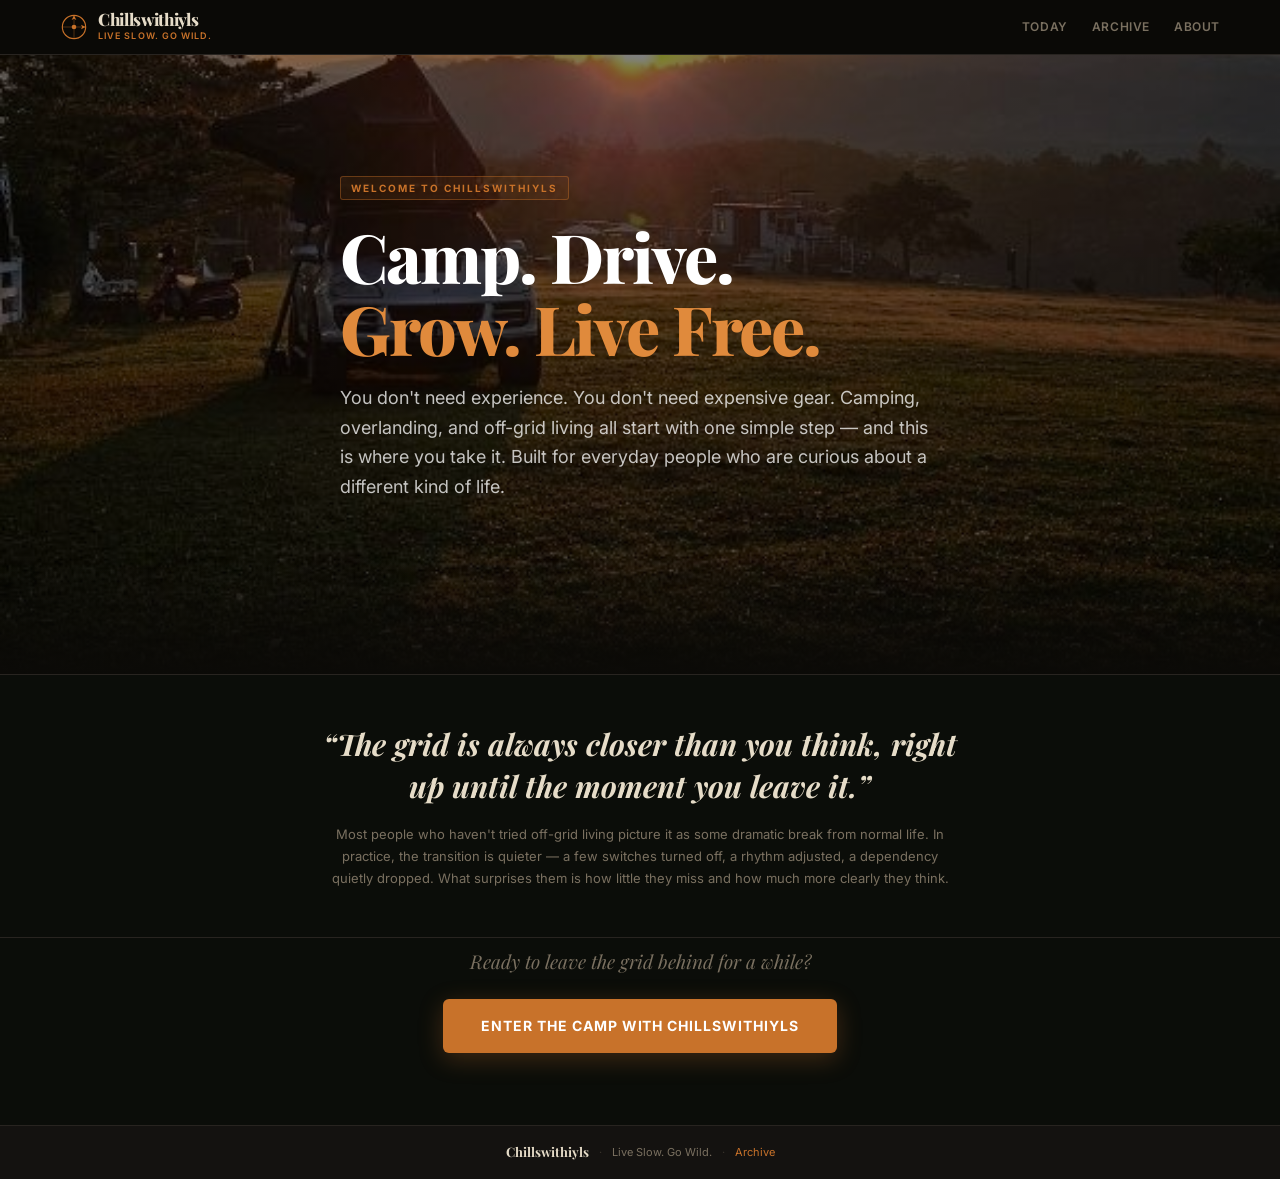
<file: index.html>
<!DOCTYPE html>
<html lang="en">
<head>
<meta charset="utf-8">
<meta name="viewport" content="width=device-width, initial-scale=1">
<title>Chillswithiyls — Live Slow. Go Wild.</title>
<meta name="description" content="Camp. Drive. Grow. Live Free. A welcome to off-grid living, overlanding and self-sufficient life — step inside for tutorials, daily briefings and real-world inspiration.">
<link rel="canonical" href="https://adamdegoat.github.io/chillswithiyls/">
<meta property="og:type" content="website">
<meta property="og:site_name" content="Chillswithiyls">
<meta property="og:title" content="Chillswithiyls — Live Slow. Go Wild.">
<meta property="og:description" content="Camp. Drive. Grow. Live Free. A welcome to off-grid living, overlanding and self-sufficient life — step inside for tutorials, daily briefings and real-world inspiration.">
<meta property="og:image" content="https://adamdegoat.github.io/chillswithiyls/assets/og-default.png">
<meta property="og:url" content="https://adamdegoat.github.io/chillswithiyls/">
<meta name="twitter:card" content="summary_large_image">
<link rel="preconnect" href="https://fonts.googleapis.com">
<link rel="preconnect" href="https://fonts.gstatic.com" crossorigin>
<link href="https://fonts.googleapis.com/css2?family=Playfair+Display:ital,wght@0,700;0,800;1,700&family=Inter:wght@400;500;600&display=swap" rel="stylesheet">
<link rel="stylesheet" href="https://adamdegoat.github.io/chillswithiyls/assets/style.css?v=202606111532">
</head>
<body>

<header class="masthead">
  <div class="mast-inner">
    <a href="https://adamdegoat.github.io/chillswithiyls/" class="mast-logo">
      <svg class="mast-icon" viewBox="0 0 48 48" fill="none" xmlns="http://www.w3.org/2000/svg">
        <circle cx="24" cy="24" r="20" stroke="currentColor" stroke-width="2"/>
        <path d="M24 4 L24 44 M4 24 L44 24" stroke="currentColor" stroke-width="1.5" opacity="0.4"/>
        <circle cx="24" cy="24" r="4" fill="currentColor"/>
        <path d="M24 4 L28 12 L24 10 L20 12 Z" fill="currentColor"/>
        <path d="M44 24 L36 20 L38 24 L36 28 Z" fill="currentColor"/>
      </svg>
      <div class="mast-text">
        <span class="mast-brand">Chillswithiyls</span>
        <span class="mast-tag">Live Slow. Go Wild.</span>
      </div>
    </a>
    <nav class="mast-nav">
      <a href="https://adamdegoat.github.io/chillswithiyls/home.html">Today</a>
      <a href="https://adamdegoat.github.io/chillswithiyls/archive.html">Archive</a>
      <a href="https://adamdegoat.github.io/chillswithiyls/home.html#how-it-works">About</a>
    </nav>
  </div>
</header>


<main class="welcome-main">
  
<section class="lifestyle-hero">
  <div class="hero-content">
    <span class="hero-eyebrow">Welcome to Chillswithiyls</span>
    <h1 class="hero-headline">Camp. Drive.<br><span>Grow. Live Free.</span></h1>
    <p class="hero-sub">You don't need experience. You don't need expensive gear. Camping, overlanding, and off-grid living all start with one simple step — and this is where you take it. Built for everyday people who are curious about a different kind of life.</p>
  </div>
</section>

  
<section class="philosophy">
  <div class="philosophy-inner">
    <p class="phil-quote">&ldquo;The grid is always closer than you think, right up until the moment you leave it.&rdquo;</p>
    <p class="phil-sub">Most people who haven&#x27;t tried off-grid living picture it as some dramatic break from normal life. In practice, the transition is quieter — a few switches turned off, a rhythm adjusted, a dependency quietly dropped. What surprises them is how little they miss and how much more clearly they think.</p>
  </div>
</section>

  
<section class="welcome-enter">
  <p class="welcome-enter-line">Ready to leave the grid behind for a while?</p>
  <a href="https://adamdegoat.github.io/chillswithiyls/home.html" class="btn-primary btn-enter">Enter the camp with Chillswithiyls</a>
</section>

</main>



<footer class="site-footer">
  <div class="footer-inner">
    <span class="footer-brand">Chillswithiyls</span>
    <span class="footer-sep">·</span>
    <span>Live Slow. Go Wild.</span>
    <span class="footer-sep">·</span>
    <a href="https://adamdegoat.github.io/chillswithiyls/archive.html">Archive</a>
  </div>
</footer>

</body>
</html>
</file>
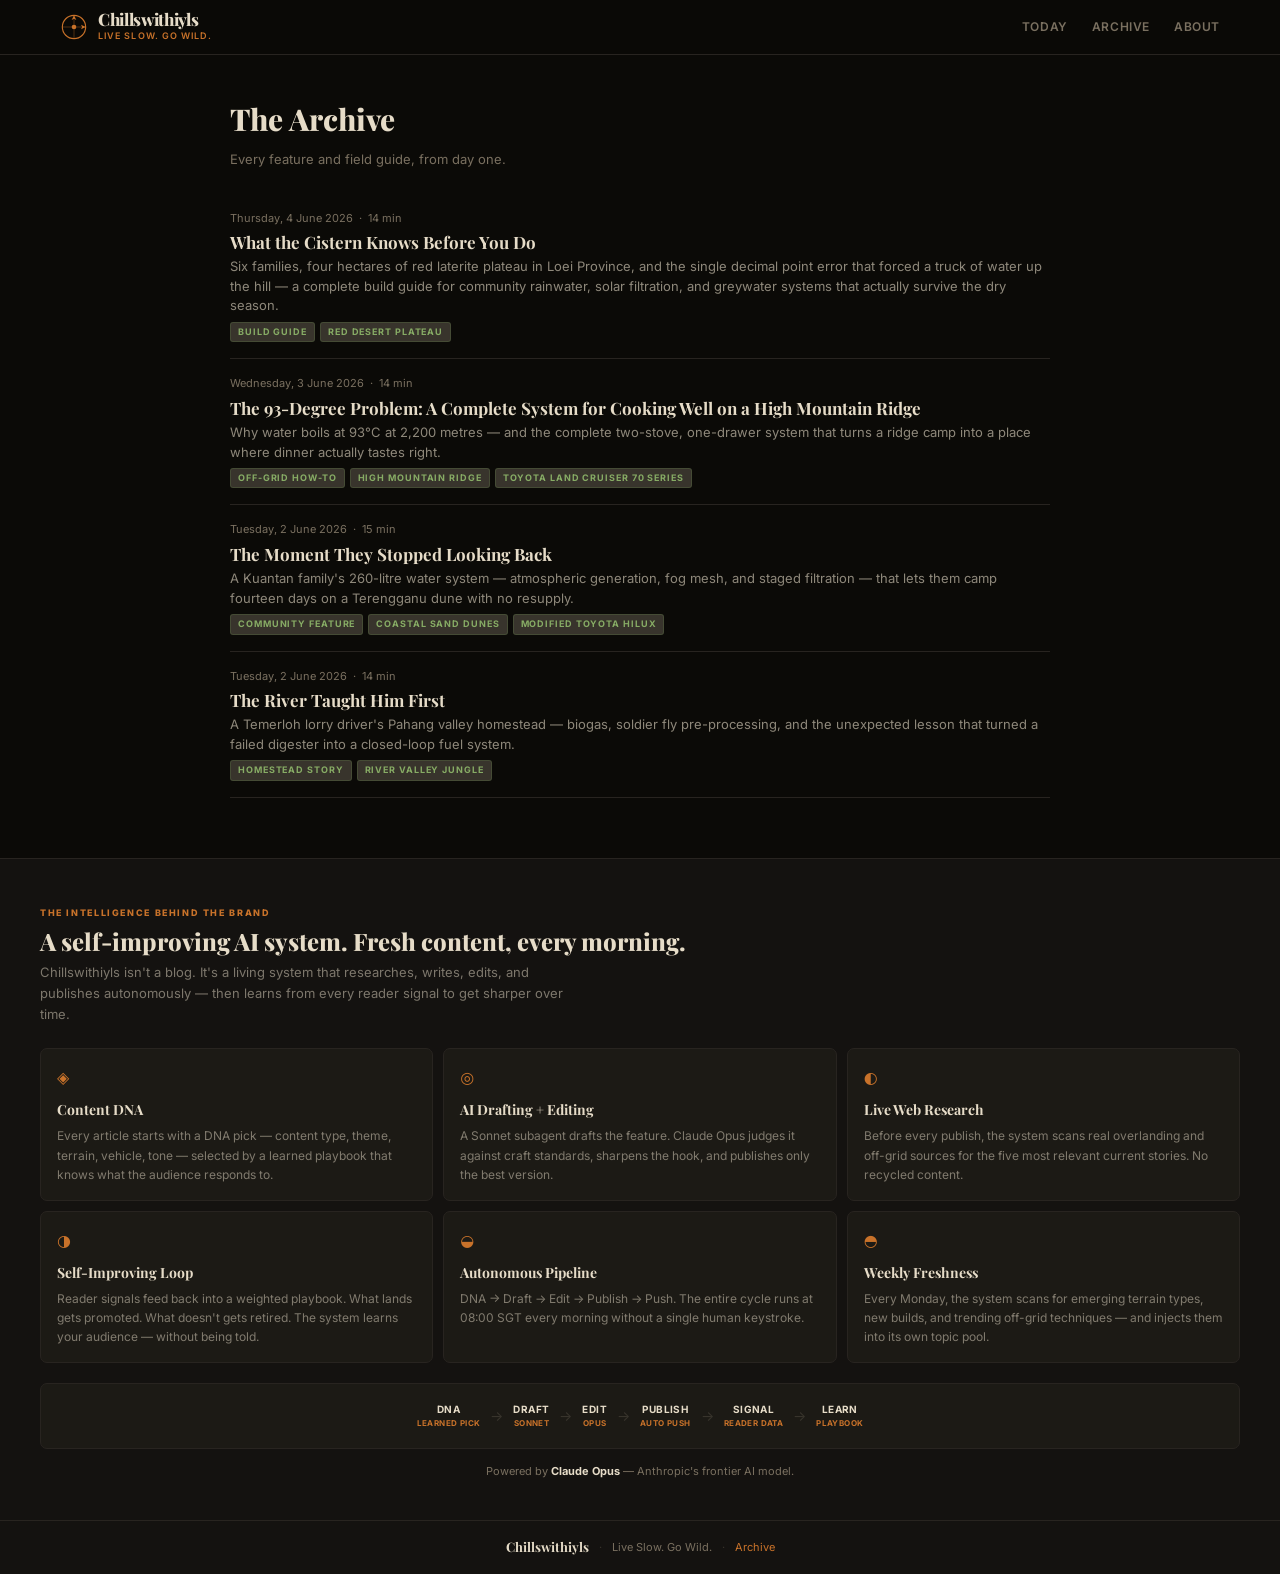
<file: archive.html>
<!DOCTYPE html>
<html lang="en">
<head>
<meta charset="utf-8">
<meta name="viewport" content="width=device-width, initial-scale=1">
<title>Archive — Chillswithiyls</title>
<meta name="description" content="Every Chillswithiyls article, from day one.">
<link rel="canonical" href="https://adamdegoat.github.io/chillswithiyls/archive.html">
<meta property="og:type" content="website">
<meta property="og:site_name" content="Chillswithiyls">
<meta property="og:title" content="Archive — Chillswithiyls">
<meta property="og:description" content="Every Chillswithiyls article, from day one.">
<meta property="og:image" content="https://adamdegoat.github.io/chillswithiyls/assets/og-default.png">
<meta property="og:url" content="https://adamdegoat.github.io/chillswithiyls/archive.html">
<meta name="twitter:card" content="summary_large_image">
<link rel="preconnect" href="https://fonts.googleapis.com">
<link rel="preconnect" href="https://fonts.gstatic.com" crossorigin>
<link href="https://fonts.googleapis.com/css2?family=Playfair+Display:ital,wght@0,700;0,800;1,700&family=Inter:wght@400;500;600&display=swap" rel="stylesheet">
<link rel="stylesheet" href="https://adamdegoat.github.io/chillswithiyls/assets/style.css?v=202606111532">
</head>
<body>

<header class="masthead">
  <div class="mast-inner">
    <a href="https://adamdegoat.github.io/chillswithiyls/" class="mast-logo">
      <svg class="mast-icon" viewBox="0 0 48 48" fill="none" xmlns="http://www.w3.org/2000/svg">
        <circle cx="24" cy="24" r="20" stroke="currentColor" stroke-width="2"/>
        <path d="M24 4 L24 44 M4 24 L44 24" stroke="currentColor" stroke-width="1.5" opacity="0.4"/>
        <circle cx="24" cy="24" r="4" fill="currentColor"/>
        <path d="M24 4 L28 12 L24 10 L20 12 Z" fill="currentColor"/>
        <path d="M44 24 L36 20 L38 24 L36 28 Z" fill="currentColor"/>
      </svg>
      <div class="mast-text">
        <span class="mast-brand">Chillswithiyls</span>
        <span class="mast-tag">Live Slow. Go Wild.</span>
      </div>
    </a>
    <nav class="mast-nav">
      <a href="https://adamdegoat.github.io/chillswithiyls/home.html">Today</a>
      <a href="https://adamdegoat.github.io/chillswithiyls/archive.html">Archive</a>
      <a href="https://adamdegoat.github.io/chillswithiyls/home.html#how-it-works">About</a>
    </nav>
  </div>
</header>


<section class="archive-page">
  <div class="archive-inner">
    <h1 class="archive-title">The Archive</h1>
    <p class="archive-sub">Every feature and field guide, from day one.</p>
    <div class="archive-list">
<article class="archive-card">
  <div class="arc-meta">Thursday, 4 June 2026 &nbsp;·&nbsp; 14 min</div>
  <h3 class="arc-title"><a href="https://adamdegoat.github.io/chillswithiyls/articles/2026-06-04-what-the-cistern-knows-before-you-do.html">What the Cistern Knows Before You Do</a></h3>
  <p class="arc-sum">Six families, four hectares of red laterite plateau in Loei Province, and the single decimal point error that forced a truck of water up the hill — a complete build guide for community rainwater, solar filtration, and greywater systems that actually survive the dry season.</p>
  <div class="arc-tags"><span class="tag">Build Guide</span><span class="tag">Red desert plateau</span></div>
</article>
<article class="archive-card">
  <div class="arc-meta">Wednesday, 3 June 2026 &nbsp;·&nbsp; 14 min</div>
  <h3 class="arc-title"><a href="https://adamdegoat.github.io/chillswithiyls/articles/2026-06-03-the-93-degree-problem-a-complete-system-for-cooking-.html">The 93-Degree Problem: A Complete System for Cooking Well on a High Mountain Ridge</a></h3>
  <p class="arc-sum">Why water boils at 93°C at 2,200 metres — and the complete two-stove, one-drawer system that turns a ridge camp into a place where dinner actually tastes right.</p>
  <div class="arc-tags"><span class="tag">Off-Grid How-To</span><span class="tag">High mountain ridge</span><span class="tag">Toyota Land Cruiser 70 Series</span></div>
</article>
<article class="archive-card">
  <div class="arc-meta">Tuesday, 2 June 2026 &nbsp;·&nbsp; 15 min</div>
  <h3 class="arc-title"><a href="https://adamdegoat.github.io/chillswithiyls/articles/2026-06-02-the-moment-they-stopped-looking-back.html">The Moment They Stopped Looking Back</a></h3>
  <p class="arc-sum">A Kuantan family&#x27;s 260-litre water system — atmospheric generation, fog mesh, and staged filtration — that lets them camp fourteen days on a Terengganu dune with no resupply.</p>
  <div class="arc-tags"><span class="tag">Community Feature</span><span class="tag">Coastal sand dunes</span><span class="tag">Modified Toyota Hilux</span></div>
</article>
<article class="archive-card">
  <div class="arc-meta">Tuesday, 2 June 2026 &nbsp;·&nbsp; 14 min</div>
  <h3 class="arc-title"><a href="https://adamdegoat.github.io/chillswithiyls/articles/2026-06-02-the-river-taught-him-first.html">The River Taught Him First</a></h3>
  <p class="arc-sum">A Temerloh lorry driver&#x27;s Pahang valley homestead — biogas, soldier fly pre-processing, and the unexpected lesson that turned a failed digester into a closed-loop fuel system.</p>
  <div class="arc-tags"><span class="tag">Homestead Story</span><span class="tag">River valley jungle</span></div>
</article></div>
  </div>
</section>


<section class="how-it-works" id="how-it-works">
  <div class="hiw-inner">
    <div class="hiw-header">
      <span class="hiw-eyebrow">The Intelligence Behind the Brand</span>
      <h2 class="hiw-title">A self-improving AI system. Fresh content, every morning.</h2>
      <p class="hiw-sub">Chillswithiyls isn't a blog. It's a living system that researches, writes, edits, and publishes autonomously — then learns from every reader signal to get sharper over time.</p>
    </div>
    <div class="hiw-grid">
      <div class="hiw-card">
        <div class="hiw-icon">◈</div>
        <h3>Content DNA</h3>
        <p>Every article starts with a DNA pick — content type, theme, terrain, vehicle, tone — selected by a learned playbook that knows what the audience responds to.</p>
      </div>
      <div class="hiw-card">
        <div class="hiw-icon">◎</div>
        <h3>AI Drafting + Editing</h3>
        <p>A Sonnet subagent drafts the feature. Claude Opus judges it against craft standards, sharpens the hook, and publishes only the best version.</p>
      </div>
      <div class="hiw-card">
        <div class="hiw-icon">◐</div>
        <h3>Live Web Research</h3>
        <p>Before every publish, the system scans real overlanding and off-grid sources for the five most relevant current stories. No recycled content.</p>
      </div>
      <div class="hiw-card">
        <div class="hiw-icon">◑</div>
        <h3>Self-Improving Loop</h3>
        <p>Reader signals feed back into a weighted playbook. What lands gets promoted. What doesn't gets retired. The system learns your audience — without being told.</p>
      </div>
      <div class="hiw-card">
        <div class="hiw-icon">◒</div>
        <h3>Autonomous Pipeline</h3>
        <p>DNA → Draft → Edit → Publish → Push. The entire cycle runs at 08:00 SGT every morning without a single human keystroke.</p>
      </div>
      <div class="hiw-card">
        <div class="hiw-icon">◓</div>
        <h3>Weekly Freshness</h3>
        <p>Every Monday, the system scans for emerging terrain types, new builds, and trending off-grid techniques — and injects them into its own topic pool.</p>
      </div>
    </div>
    <div class="hiw-flow">
      <div class="flow-step">DNA<br><span>Learned pick</span></div>
      <div class="flow-arrow">→</div>
      <div class="flow-step">Draft<br><span>Sonnet</span></div>
      <div class="flow-arrow">→</div>
      <div class="flow-step">Edit<br><span>Opus</span></div>
      <div class="flow-arrow">→</div>
      <div class="flow-step">Publish<br><span>Auto push</span></div>
      <div class="flow-arrow">→</div>
      <div class="flow-step">Signal<br><span>Reader data</span></div>
      <div class="flow-arrow">→</div>
      <div class="flow-step">Learn<br><span>Playbook</span></div>
    </div>
    <p class="hiw-powered">Powered by <strong>Claude Opus</strong> — Anthropic's frontier AI model.</p>
  </div>
</section>


<footer class="site-footer">
  <div class="footer-inner">
    <span class="footer-brand">Chillswithiyls</span>
    <span class="footer-sep">·</span>
    <span>Live Slow. Go Wild.</span>
    <span class="footer-sep">·</span>
    <a href="https://adamdegoat.github.io/chillswithiyls/archive.html">Archive</a>
  </div>
</footer>

</body>
</html>
</file>
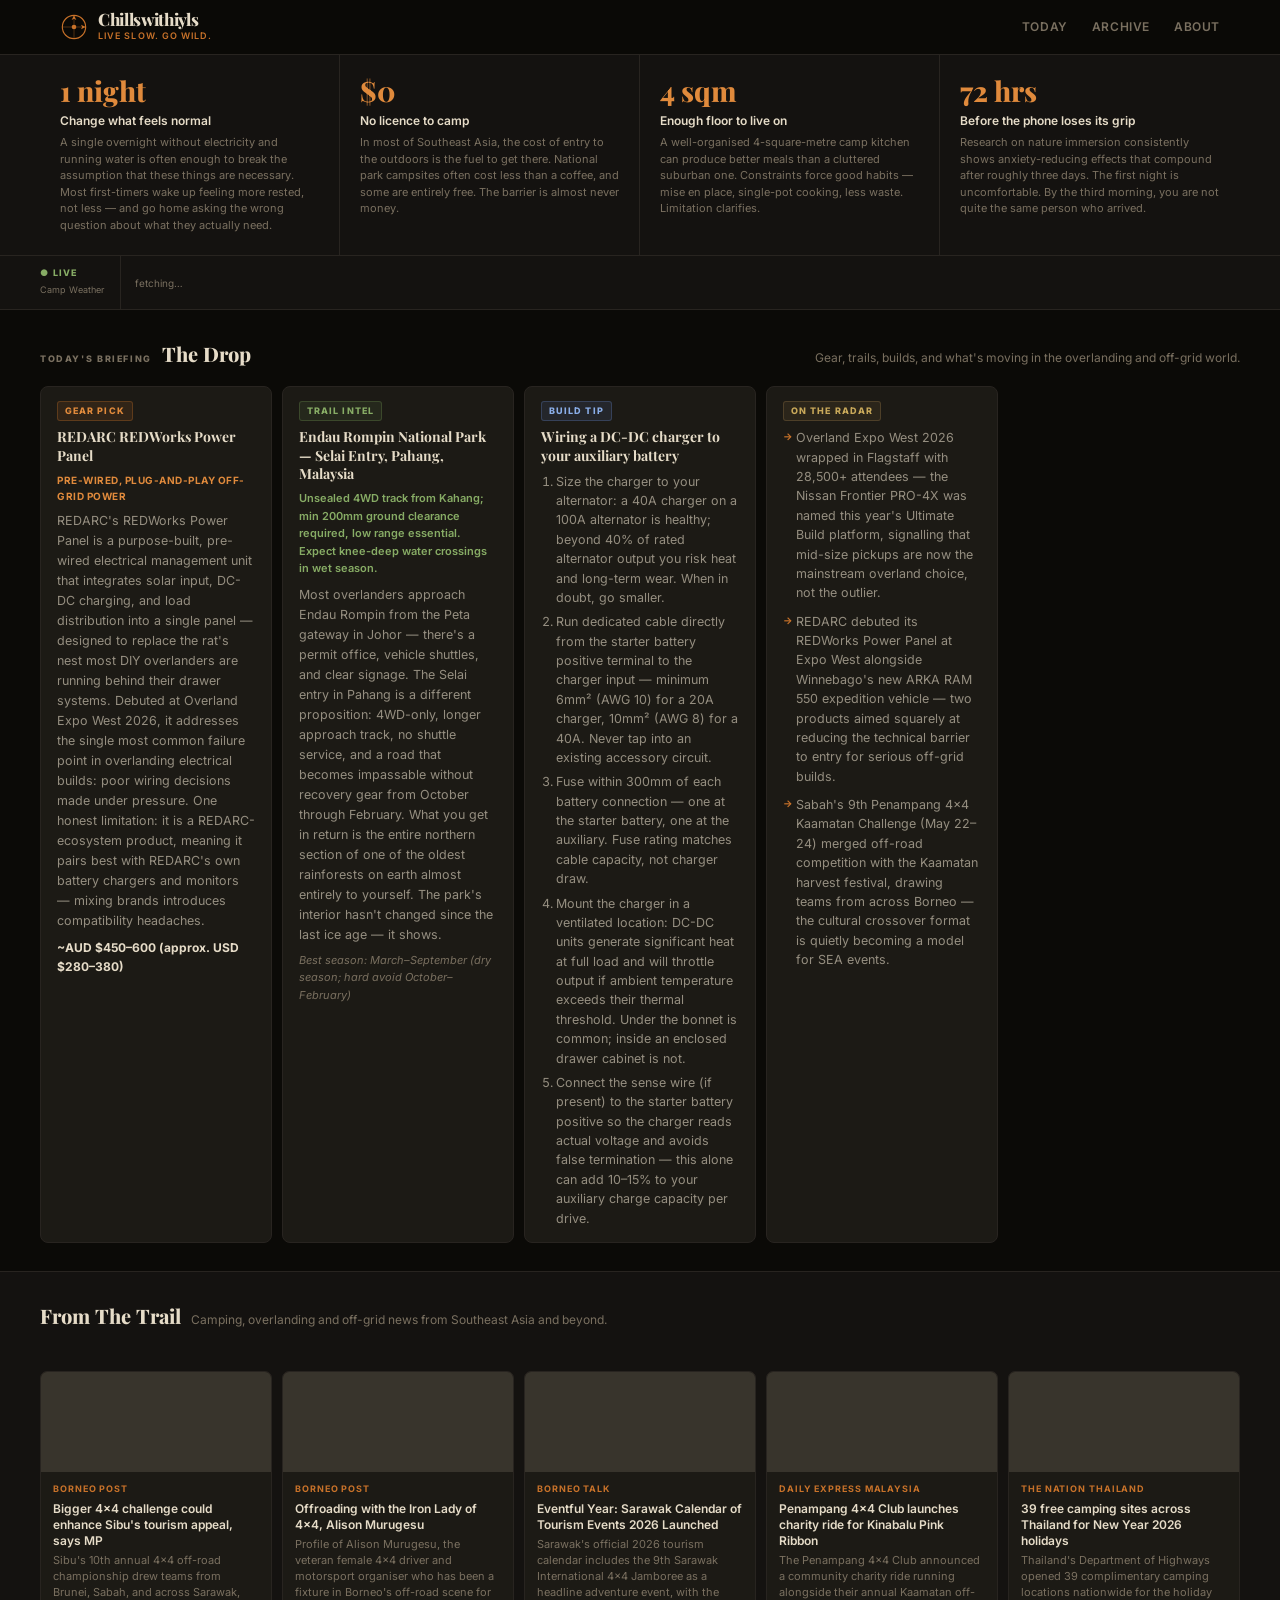
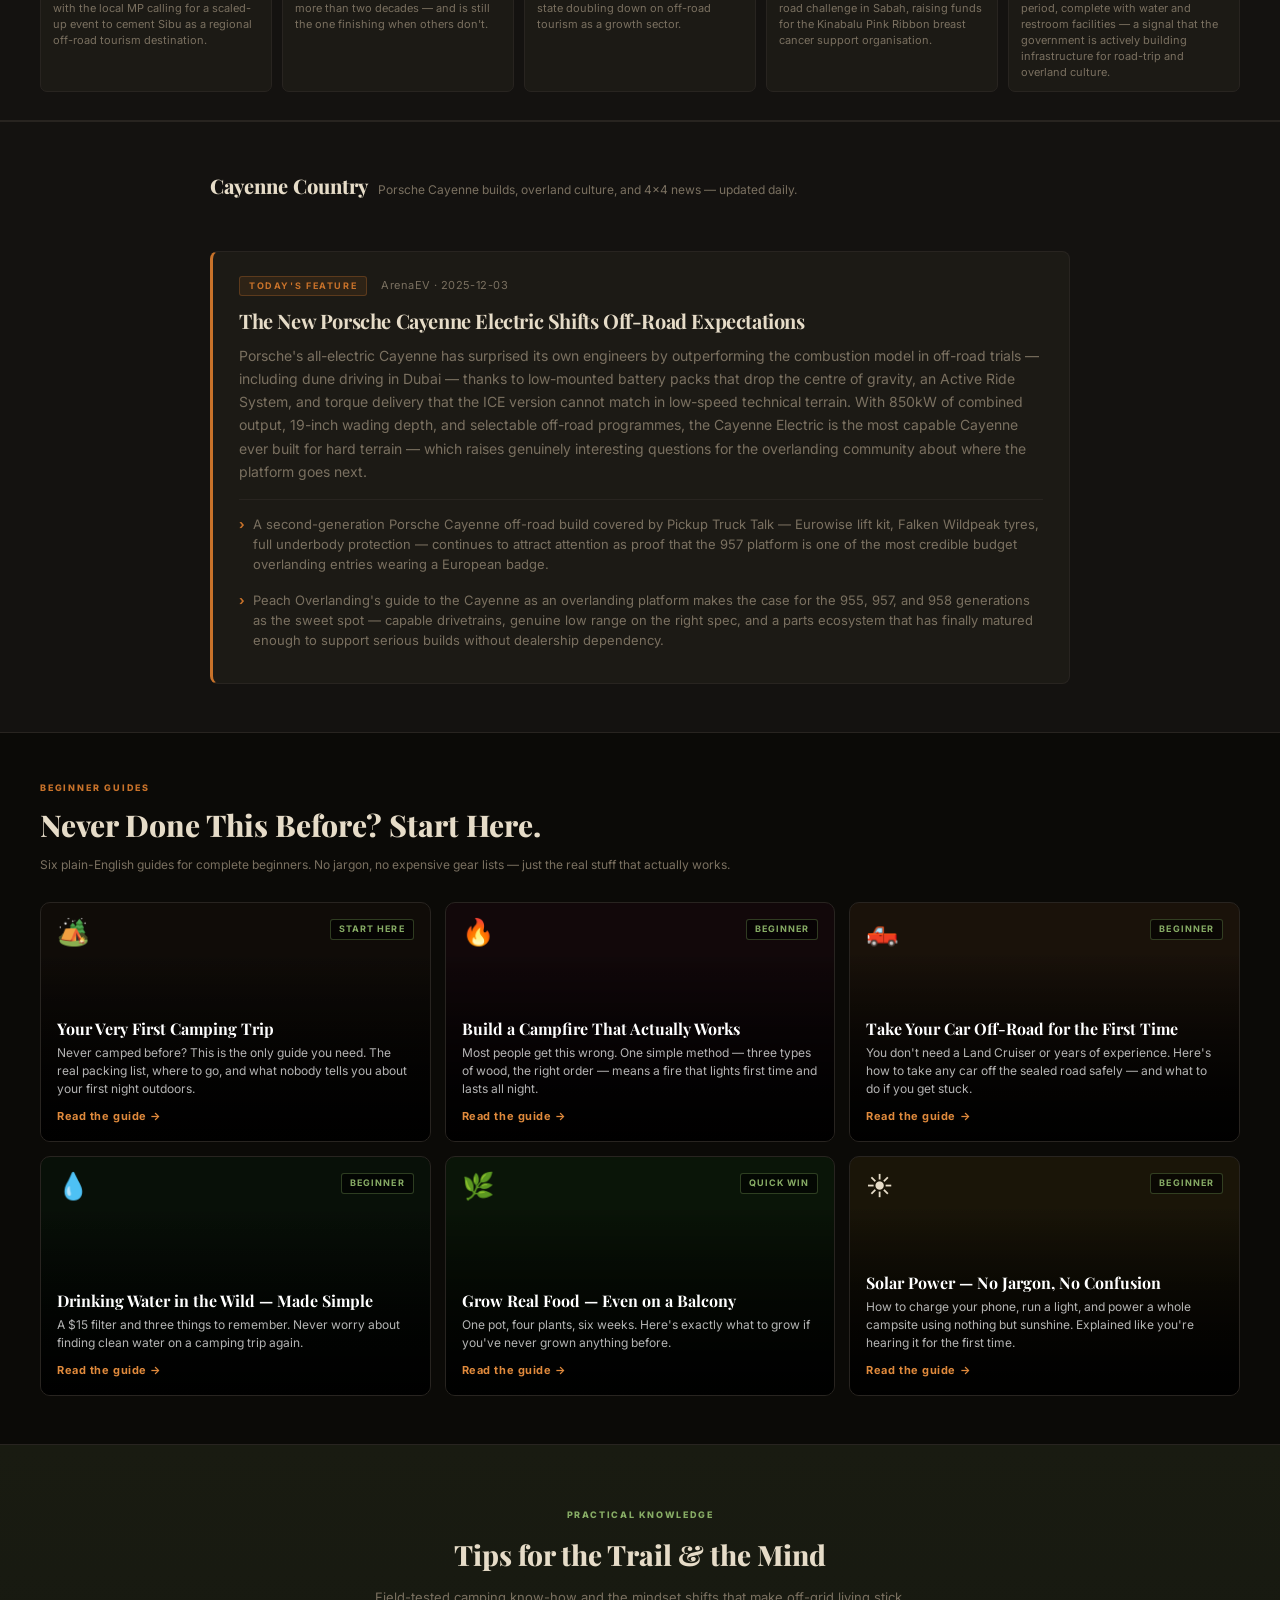
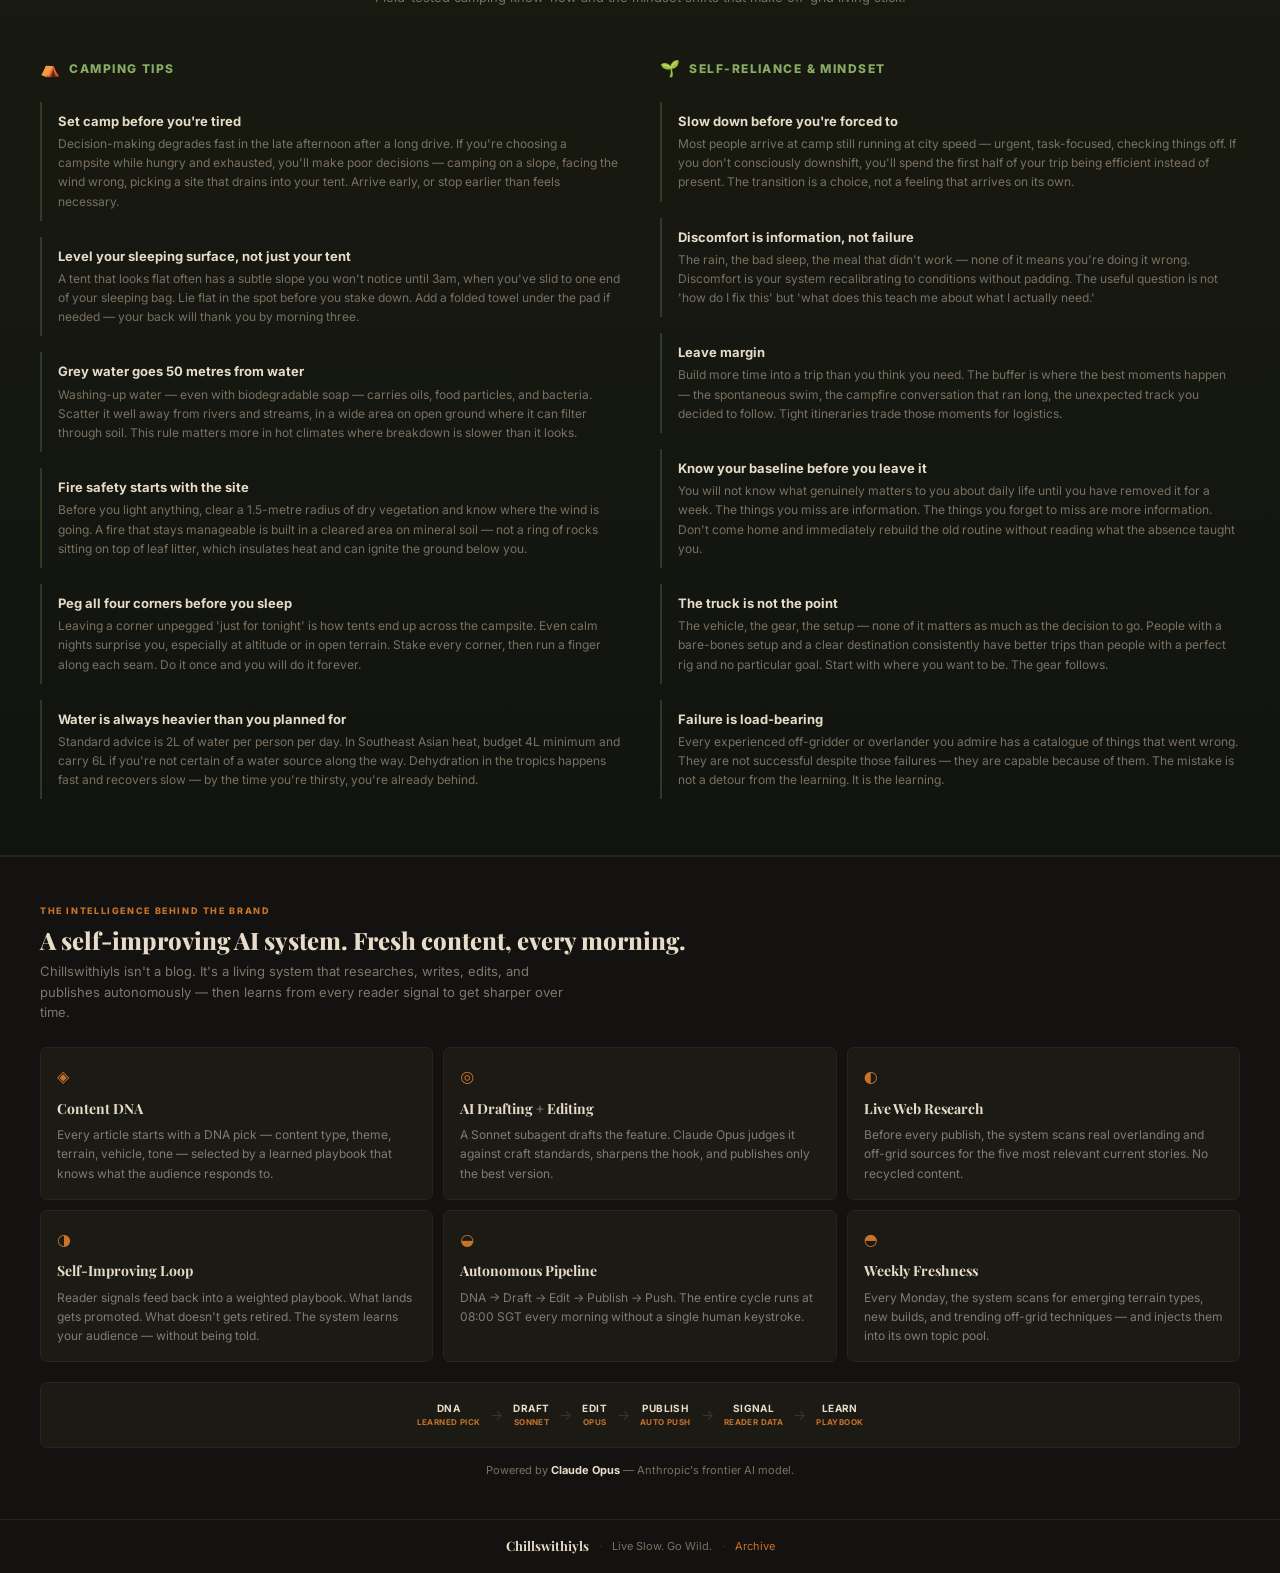
<file: home.html>
<!DOCTYPE html>
<html lang="en">
<head>
<meta charset="utf-8">
<meta name="viewport" content="width=device-width, initial-scale=1">
<title>Chillswithiyls — Daily Camp Journal, Guides &amp; News</title>
<meta name="description" content="Discover off-grid living, 4x4 culture, and self-sufficient life. Tutorials, daily briefings and real-world inspiration — for beginners and beyond.">
<link rel="canonical" href="https://adamdegoat.github.io/chillswithiyls/home.html">
<meta property="og:type" content="website">
<meta property="og:site_name" content="Chillswithiyls">
<meta property="og:title" content="Chillswithiyls — Daily Camp Journal, Guides &amp; News">
<meta property="og:description" content="Discover off-grid living, 4x4 culture, and self-sufficient life. Tutorials, daily briefings and real-world inspiration — for beginners and beyond.">
<meta property="og:image" content="https://adamdegoat.github.io/chillswithiyls/assets/og-default.png">
<meta property="og:url" content="https://adamdegoat.github.io/chillswithiyls/home.html">
<meta name="twitter:card" content="summary_large_image">
<link rel="preconnect" href="https://fonts.googleapis.com">
<link rel="preconnect" href="https://fonts.gstatic.com" crossorigin>
<link href="https://fonts.googleapis.com/css2?family=Playfair+Display:ital,wght@0,700;0,800;1,700&family=Inter:wght@400;500;600&display=swap" rel="stylesheet">
<link rel="stylesheet" href="https://adamdegoat.github.io/chillswithiyls/assets/style.css?v=202606111532">
</head>
<body>

<header class="masthead">
  <div class="mast-inner">
    <a href="https://adamdegoat.github.io/chillswithiyls/" class="mast-logo">
      <svg class="mast-icon" viewBox="0 0 48 48" fill="none" xmlns="http://www.w3.org/2000/svg">
        <circle cx="24" cy="24" r="20" stroke="currentColor" stroke-width="2"/>
        <path d="M24 4 L24 44 M4 24 L44 24" stroke="currentColor" stroke-width="1.5" opacity="0.4"/>
        <circle cx="24" cy="24" r="4" fill="currentColor"/>
        <path d="M24 4 L28 12 L24 10 L20 12 Z" fill="currentColor"/>
        <path d="M44 24 L36 20 L38 24 L36 28 Z" fill="currentColor"/>
      </svg>
      <div class="mast-text">
        <span class="mast-brand">Chillswithiyls</span>
        <span class="mast-tag">Live Slow. Go Wild.</span>
      </div>
    </a>
    <nav class="mast-nav">
      <a href="https://adamdegoat.github.io/chillswithiyls/home.html">Today</a>
      <a href="https://adamdegoat.github.io/chillswithiyls/archive.html">Archive</a>
      <a href="https://adamdegoat.github.io/chillswithiyls/home.html#how-it-works">About</a>
    </nav>
  </div>
</header>


<main>
  <section class="why-strip"><div class="why-inner"><div class="why-card"><span class="why-number">1 night</span><span class="why-label">Change what feels normal</span><span class="why-desc">A single overnight without electricity and running water is often enough to break the assumption that these things are necessary. Most first-timers wake up feeling more rested, not less — and go home asking the wrong question about what they actually need.</span></div><div class="why-card"><span class="why-number">$0</span><span class="why-label">No licence to camp</span><span class="why-desc">In most of Southeast Asia, the cost of entry to the outdoors is the fuel to get there. National park campsites often cost less than a coffee, and some are entirely free. The barrier is almost never money.</span></div><div class="why-card"><span class="why-number">4 sqm</span><span class="why-label">Enough floor to live on</span><span class="why-desc">A well-organised 4-square-metre camp kitchen can produce better meals than a cluttered suburban one. Constraints force good habits — mise en place, single-pot cooking, less waste. Limitation clarifies.</span></div><div class="why-card"><span class="why-number">72 hrs</span><span class="why-label">Before the phone loses its grip</span><span class="why-desc">Research on nature immersion consistently shows anxiety-reducing effects that compound after roughly three days. The first night is uncomfortable. By the third morning, you are not quite the same person who arrived.</span></div></div></section>
  
<section class="weather-panel" id="camp-weather">
  <div class="weather-inner">
    <div class="weather-bar">
      <div class="weather-label-col">
        <span class="weather-label">&#9679; Live</span>
        <span class="weather-sublabel">Camp Weather</span>
        <span class="weather-updated" id="weather-updated"></span>
      </div>
      <div class="weather-locs" id="weather-grid"><span class="weather-loading">fetching&hellip;</span></div>
    </div>
  </div>
</section>
<script>
(function() {
  var LOCS = [
    { name: 'Cameron Highlands', sub: 'MY', lat: 4.4696, lon: 101.3810, tz: 'Asia/Kuala_Lumpur' },
    { name: "Fraser's Hill",     sub: 'MY', lat: 3.7167, lon: 101.7333, tz: 'Asia/Kuala_Lumpur' },
    { name: 'Taman Negara',      sub: 'MY', lat: 4.7167, lon: 102.3833, tz: 'Asia/Kuala_Lumpur' },
    { name: 'Chiang Mai',        sub: 'TH', lat: 18.7883, lon: 98.9853, tz: 'Asia/Bangkok' },
    { name: 'Khao Yai',          sub: 'TH', lat: 14.4260, lon: 101.3686, tz: 'Asia/Bangkok' },
    { name: 'Krabi',             sub: 'TH', lat: 8.0863,  lon: 98.9063,  tz: 'Asia/Bangkok' }
  ];
  var WMO = {
    0:'\u2600\ufe0f',1:'\ud83c\udf24\ufe0f',2:'\u26c5',3:'\u2601\ufe0f',
    45:'\ud83c\udf2b\ufe0f',48:'\ud83c\udf2b\ufe0f',
    51:'\ud83c\udf26\ufe0f',53:'\ud83c\udf26\ufe0f',55:'\ud83c\udf27\ufe0f',
    61:'\ud83c\udf27\ufe0f',63:'\ud83c\udf27\ufe0f',65:'\ud83c\udf27\ufe0f',
    80:'\ud83c\udf26\ufe0f',81:'\ud83c\udf27\ufe0f',82:'\u26c8\ufe0f',
    95:'\u26c8\ufe0f',96:'\u26c8\ufe0f',99:'\u26c8\ufe0f'
  };
  function icon(c){ return WMO[c]||WMO[Math.floor(c/10)*10]||'\ud83c\udf21\ufe0f'; }
  function outlook(rain,wind){
    if(rain<=20&&wind<=25) return['Good','#87ac65'];
    if(rain<=50&&wind<=40) return['Fair','#c8a85a'];
    return['Tough','#c8722a'];
  }
  var DAYS=['Sun','Mon','Tue','Wed','Thu','Fri','Sat'];
  var grid=document.getElementById('weather-grid');
  var upd=document.getElementById('weather-updated');
  if(!grid) return;
  var pending=LOCS.length, items=new Array(LOCS.length);
  LOCS.forEach(function(loc,idx){
    fetch('https://api.open-meteo.com/v1/forecast?latitude='+loc.lat+'&longitude='+loc.lon
      +'&current=temperature_2m,weather_code,wind_speed_10m,relative_humidity_2m,apparent_temperature'
      +'&daily=weather_code,temperature_2m_max,temperature_2m_min,precipitation_probability_max'
      +'&timezone='+encodeURIComponent(loc.tz)+'&forecast_days=4')
    .then(function(r){return r.json();})
    .then(function(d){
      var cur=d.current, dl=d.daily;
      var rain=dl.precipitation_probability_max[0]||0;
      var ol=outlook(rain,cur.wind_speed_10m);
      var fcast=dl.time.slice(1,4).map(function(t,i){
        var day=new Date(t);
        return '<span class="wf-pill">'
          +DAYS[day.getDay()].slice(0,2)
          +' '+icon(dl.weather_code[i+1])
          +' '+Math.round(dl.temperature_2m_max[i+1])
          +'/'+Math.round(dl.temperature_2m_min[i+1])+'&deg;'
          +' <em>'+( dl.precipitation_probability_max[i+1]||0)+'%</em>'
          +'</span>';
      }).join('');
      var el=document.createElement('div');
      el.className='weather-loc'+(idx===2?' weather-loc--divider':'');
      el.innerHTML=
        '<div class="wl-top">'
          +'<span class="wl-name">'+loc.name+'</span>'
          +'<span class="wl-country">'+loc.sub+'</span>'
        +'</div>'
        +'<div class="wl-main">'
          +'<span class="wl-icon">'+icon(cur.weather_code)+'</span>'
          +'<span class="wl-temp">'+Math.round(cur.temperature_2m)+'&deg;</span>'
          +'<span class="wl-feels">feels '+Math.round(cur.apparent_temperature)+'&deg;</span>'
          +'<span class="wl-score" style="color:'+ol[1]+'">'+ol[0]+'</span>'
        +'</div>'
        +'<div class="wl-meta">'
          +'<span>&#128167;'+cur.relative_humidity_2m+'%</span>'
          +'<span>&#128168;'+Math.round(cur.wind_speed_10m)+'km/h</span>'
          +'<span>&#127783;'+rain+'% rain</span>'
        +'</div>'
        +'<div class="wl-forecast">'+fcast+'</div>';
      items[idx]=el;
      if(--pending===0){
        grid.innerHTML='';
        items.forEach(function(e){if(e)grid.appendChild(e);});
        var n=new Date();
        upd.textContent=n.getHours()+':'+(n.getMinutes()<10?'0':'')+n.getMinutes()+' SGT';
      }
    }).catch(function(){if(--pending===0&&!grid.children.length)grid.innerHTML='';});
  });
})();
</script>

  
<section class="the-drop" id="the-drop">
  <div class="drop-inner">
    <div class="drop-header">
      <span class="drop-eyebrow">Today's Briefing</span>
      <h2 class="drop-heading">The Drop</h2>
      <p class="drop-sub">Gear, trails, builds, and what's moving in the overlanding and off-grid world.</p>
    </div>
    <div class="drop-grid">
      
<div class="drop-card">
  <div class="drop-pill drop-pill--gear">Gear Pick</div>
  <h3 class="drop-title">REDARC REDWorks Power Panel</h3>
  <p class="drop-verdict">Pre-wired, plug-and-play off-grid power</p>
  <p class="drop-body">REDARC&#x27;s REDWorks Power Panel is a purpose-built, pre-wired electrical management unit that integrates solar input, DC-DC charging, and load distribution into a single panel — designed to replace the rat&#x27;s nest most DIY overlanders are running behind their drawer systems. Debuted at Overland Expo West 2026, it addresses the single most common failure point in overlanding electrical builds: poor wiring decisions made under pressure. One honest limitation: it is a REDARC-ecosystem product, meaning it pairs best with REDARC&#x27;s own battery chargers and monitors — mixing brands introduces compatibility headaches.</p>
  <span class="drop-price">~AUD $450–600 (approx. USD $280–380)</span>
</div>
      
<div class="drop-card">
  <div class="drop-pill drop-pill--trail">Trail Intel</div>
  <h3 class="drop-title">Endau Rompin National Park — Selai Entry, Pahang, Malaysia</h3>
  <p class="drop-access">Unsealed 4WD track from Kahang; min 200mm ground clearance required, low range essential. Expect knee-deep water crossings in wet season.</p>
  <p class="drop-body">Most overlanders approach Endau Rompin from the Peta gateway in Johor — there&#x27;s a permit office, vehicle shuttles, and clear signage. The Selai entry in Pahang is a different proposition: 4WD-only, longer approach track, no shuttle service, and a road that becomes impassable without recovery gear from October through February. What you get in return is the entire northern section of one of the oldest rainforests on earth almost entirely to yourself. The park&#x27;s interior hasn&#x27;t changed since the last ice age — it shows.</p>
  <span class="drop-season">Best season: March–September (dry season; hard avoid October–February)</span>
</div>
      
<div class="drop-card">
  <div class="drop-pill drop-pill--build">Build Tip</div>
  <h3 class="drop-title">Wiring a DC-DC charger to your auxiliary battery</h3>
  <ol class='drop-steps'><li>Size the charger to your alternator: a 40A charger on a 100A alternator is healthy; beyond 40% of rated alternator output you risk heat and long-term wear. When in doubt, go smaller.</li><li>Run dedicated cable directly from the starter battery positive terminal to the charger input — minimum 6mm² (AWG 10) for a 20A charger, 10mm² (AWG 8) for a 40A. Never tap into an existing accessory circuit.</li><li>Fuse within 300mm of each battery connection — one at the starter battery, one at the auxiliary. Fuse rating matches cable capacity, not charger draw.</li><li>Mount the charger in a ventilated location: DC-DC units generate significant heat at full load and will throttle output if ambient temperature exceeds their thermal threshold. Under the bonnet is common; inside an enclosed drawer cabinet is not.</li><li>Connect the sense wire (if present) to the starter battery positive so the charger reads actual voltage and avoids false termination — this alone can add 10–15% to your auxiliary charge capacity per drive.</li></ol>
</div>
      
<div class="drop-card">
  <div class="drop-pill drop-pill--radar">On The Radar</div>
  <ul class="drop-radar"><li>Overland Expo West 2026 wrapped in Flagstaff with 28,500+ attendees — the Nissan Frontier PRO-4X was named this year&#x27;s Ultimate Build platform, signalling that mid-size pickups are now the mainstream overland choice, not the outlier.</li><li>REDARC debuted its REDWorks Power Panel at Expo West alongside Winnebago&#x27;s new ARKA RAM 550 expedition vehicle — two products aimed squarely at reducing the technical barrier to entry for serious off-grid builds.</li><li>Sabah&#x27;s 9th Penampang 4x4 Kaamatan Challenge (May 22–24) merged off-road competition with the Kaamatan harvest festival, drawing teams from across Borneo — the cultural crossover format is quietly becoming a model for SEA events.</li></ul>
</div>
    </div>
  </div>
</section>
  
<section class="from-trail" id="from-trail">
  <div class="section-inner">
    <div class="section-header">
      <h2 class="section-title">From The Trail</h2>
      <span class="section-sub">Camping, overlanding and off-grid news from Southeast Asia and beyond.</span>
    </div>
    <div class="news-grid">
<a class="news-card" href="https://www.theborneopost.com/2026/04/18/bigger-4x4-challenge-could-enhance-sibus-tourism-appeal-says-mp/" target="_blank" rel="noopener">
  <div class="news-img news-img--none"></div>
  <div class="news-body">
    <span class="news-source">Borneo Post</span>
    <p class="news-hed">Bigger 4x4 challenge could enhance Sibu&#x27;s tourism appeal, says MP</p>
    <p class="news-sum">Sibu&#x27;s 10th annual 4x4 off-road championship drew teams from Brunei, Sabah, and across Sarawak, with the local MP calling for a scaled-up event to cement Sibu as a regional off-road tourism destination.</p>
  </div>
</a>
<a class="news-card" href="https://www.theborneopost.com/2026/04/27/offroading-with-the-iron-lady-of-4x4-alison-murugesu/" target="_blank" rel="noopener">
  <div class="news-img news-img--none"></div>
  <div class="news-body">
    <span class="news-source">Borneo Post</span>
    <p class="news-hed">Offroading with the Iron Lady of 4x4, Alison Murugesu</p>
    <p class="news-sum">Profile of Alison Murugesu, the veteran female 4x4 driver and motorsport organiser who has been a fixture in Borneo&#x27;s off-road scene for more than two decades — and is still the one finishing when others don&#x27;t.</p>
  </div>
</a>
<a class="news-card" href="https://www.borneotalk.com/post/eventful-year-sarawak-calendar-of-tourism-events-2026-launched" target="_blank" rel="noopener">
  <div class="news-img" style="background-image:url(https://static.wixstatic.com/media/2d6c87_96bb8638eea84d3b9d8fc3795088167b~mv2.jpg)"></div>
  <div class="news-body">
    <span class="news-source">Borneo Talk</span>
    <p class="news-hed">Eventful Year: Sarawak Calendar of Tourism Events 2026 Launched</p>
    <p class="news-sum">Sarawak&#x27;s official 2026 tourism calendar includes the 9th Sarawak International 4x4 Jamboree as a headline adventure event, with the state doubling down on off-road tourism as a growth sector.</p>
  </div>
</a>
<a class="news-card" href="https://www.dailyexpress.com.my/news/279692/charity-ride-in-support-of-kinabalu-pink-ribbon/" target="_blank" rel="noopener">
  <div class="news-img news-img--none"></div>
  <div class="news-body">
    <span class="news-source">Daily Express Malaysia</span>
    <p class="news-hed">Penampang 4x4 Club launches charity ride for Kinabalu Pink Ribbon</p>
    <p class="news-sum">The Penampang 4x4 Club announced a community charity ride running alongside their annual Kaamatan off-road challenge in Sabah, raising funds for the Kinabalu Pink Ribbon breast cancer support organisation.</p>
  </div>
</a>
<a class="news-card" href="https://www.nationthailand.com/news/tourism/40060414" target="_blank" rel="noopener">
  <div class="news-img" style="background-image:url(https://media.nationthailand.com/uploads/images/md/2025/12/vcYXet8iMg9zc5NilU7W.webp?x-image-process=style/md-webp)"></div>
  <div class="news-body">
    <span class="news-source">The Nation Thailand</span>
    <p class="news-hed">39 free camping sites across Thailand for New Year 2026 holidays</p>
    <p class="news-sum">Thailand&#x27;s Department of Highways opened 39 complimentary camping locations nationwide for the holiday period, complete with water and restroom facilities — a signal that the government is actively building infrastructure for road-trip and overland culture.</p>
  </div>
</a></div>
  </div>
</section>
  
<section class="cayenne-country" id="cayenne-country">
  <div class="section-inner">
    <div class="section-header">
      <h2 class="section-title">Cayenne Country</h2>
      <span class="section-sub">Porsche Cayenne builds, overland culture, and 4x4 news — updated daily.</span>
    </div>
    <div class="cayenne-card">
      <div class="cayenne-eyebrow">
        <span class="cayenne-pill">Today's Feature</span>
        <span class="cayenne-source">ArenaEV &middot; 2025-12-03</span>
      </div>
      <h3 class="cayenne-headline">
        <a href="https://www.arenaev.com/the_new_porsche_cayenne_electric_shifts_offroad_expectations-news-5379.php" target="_blank" rel="noopener">The New Porsche Cayenne Electric Shifts Off-Road Expectations</a>
      </h3>
      <p class="cayenne-body">Porsche&#x27;s all-electric Cayenne has surprised its own engineers by outperforming the combustion model in off-road trials — including dune driving in Dubai — thanks to low-mounted battery packs that drop the centre of gravity, an Active Ride System, and torque delivery that the ICE version cannot match in low-speed technical terrain. With 850kW of combined output, 19-inch wading depth, and selectable off-road programmes, the Cayenne Electric is the most capable Cayenne ever built for hard terrain — which raises genuinely interesting questions for the overlanding community about where the platform goes next.</p>
      <ul class="cayenne-notes"><li style="margin-bottom:8px">A second-generation Porsche Cayenne off-road build covered by Pickup Truck Talk — Eurowise lift kit, Falken Wildpeak tyres, full underbody protection — continues to attract attention as proof that the 957 platform is one of the most credible budget overlanding entries wearing a European badge.</li><li style="margin-bottom:8px">Peach Overlanding&#x27;s guide to the Cayenne as an overlanding platform makes the case for the 955, 957, and 958 generations as the sweet spot — capable drivetrains, genuine low range on the right spec, and a parts ecosystem that has finally matured enough to support serious builds without dealership dependency.</li></ul>
    </div>
  </div>
</section>
  
<section class="tutorials" id="start-here">
  <div class="tutorials-inner">
    <p class="section-label">Beginner Guides</p>
    <h2 class="section-heading">Never Done This Before? Start Here.</h2>
    <p class="section-sub">Six plain-English guides for complete beginners. No jargon, no expensive gear lists — just the real stuff that actually works.</p>
    <div class="tutorial-grid">

      <a class="tutorial-card" href="https://adamdegoat.github.io/chillswithiyls/guides/first-camping-trip.html" style="background-image: linear-gradient(to bottom, transparent 20%, rgba(0,0,0,0.9) 100%), url('https://images.unsplash.com/photo-1504280390367-361c6d9f38f4?auto=format&fit=crop&w=800&q=80'); background-color:#100c08;">
        <span class="tutorial-icon">🏕️</span>
        <span class="tutorial-pill">Start Here</span>
        <div class="tutorial-body">
          <h3 class="tutorial-title">Your Very First Camping Trip</h3>
          <p class="tutorial-desc">Never camped before? This is the only guide you need. The real packing list, where to go, and what nobody tells you about your first night outdoors.</p>
          <span class="tutorial-cta">Read the guide →</span>
        </div>
      </a>

      <a class="tutorial-card" href="https://adamdegoat.github.io/chillswithiyls/guides/build-a-campfire.html" style="background-image: linear-gradient(to bottom, transparent 20%, rgba(0,0,0,0.9) 100%), url('https://images.unsplash.com/photo-1455763916899-e8b50eca9967?auto=format&fit=crop&w=800&q=80'); background-color:#12080a;">
        <span class="tutorial-icon">🔥</span>
        <span class="tutorial-pill">Beginner</span>
        <div class="tutorial-body">
          <h3 class="tutorial-title">Build a Campfire That Actually Works</h3>
          <p class="tutorial-desc">Most people get this wrong. One simple method — three types of wood, the right order — means a fire that lights first time and lasts all night.</p>
          <span class="tutorial-cta">Read the guide →</span>
        </div>
      </a>

      <a class="tutorial-card" href="https://adamdegoat.github.io/chillswithiyls/guides/first-off-road.html" style="background-image: linear-gradient(to bottom, transparent 20%, rgba(0,0,0,0.9) 100%), url('https://images.unsplash.com/photo-1469474968028-56623f02e42e?auto=format&fit=crop&w=800&q=80'); background-color:#1a120a;">
        <span class="tutorial-icon">🛻</span>
        <span class="tutorial-pill">Beginner</span>
        <div class="tutorial-body">
          <h3 class="tutorial-title">Take Your Car Off-Road for the First Time</h3>
          <p class="tutorial-desc">You don't need a Land Cruiser or years of experience. Here's how to take any car off the sealed road safely — and what to do if you get stuck.</p>
          <span class="tutorial-cta">Read the guide →</span>
        </div>
      </a>

      <a class="tutorial-card" href="https://adamdegoat.github.io/chillswithiyls/guides/safe-water.html" style="background-image: linear-gradient(to bottom, transparent 20%, rgba(0,0,0,0.9) 100%), url('https://images.unsplash.com/photo-1441974231531-c6227db76b6e?auto=format&fit=crop&w=800&q=80'); background-color:#081008;">
        <span class="tutorial-icon">💧</span>
        <span class="tutorial-pill">Beginner</span>
        <div class="tutorial-body">
          <h3 class="tutorial-title">Drinking Water in the Wild — Made Simple</h3>
          <p class="tutorial-desc">A $15 filter and three things to remember. Never worry about finding clean water on a camping trip again.</p>
          <span class="tutorial-cta">Read the guide →</span>
        </div>
      </a>

      <a class="tutorial-card" href="https://adamdegoat.github.io/chillswithiyls/guides/grow-your-own.html" style="background-image: linear-gradient(to bottom, transparent 20%, rgba(0,0,0,0.9) 100%), url('https://images.unsplash.com/photo-1416879595882-3373a0480b5b?auto=format&fit=crop&w=800&q=80'); background-color:#0a1508;">
        <span class="tutorial-icon">🌿</span>
        <span class="tutorial-pill">Quick Win</span>
        <div class="tutorial-body">
          <h3 class="tutorial-title">Grow Real Food — Even on a Balcony</h3>
          <p class="tutorial-desc">One pot, four plants, six weeks. Here's exactly what to grow if you've never grown anything before.</p>
          <span class="tutorial-cta">Read the guide →</span>
        </div>
      </a>

      <a class="tutorial-card" href="https://adamdegoat.github.io/chillswithiyls/guides/solar-basics.html" style="background-image: linear-gradient(to bottom, transparent 20%, rgba(0,0,0,0.9) 100%), url('https://images.unsplash.com/photo-1509391366360-2e959784a276?auto=format&fit=crop&w=800&q=80'); background-color:#1a1508;">
        <span class="tutorial-icon">☀️</span>
        <span class="tutorial-pill">Beginner</span>
        <div class="tutorial-body">
          <h3 class="tutorial-title">Solar Power — No Jargon, No Confusion</h3>
          <p class="tutorial-desc">How to charge your phone, run a light, and power a whole campsite using nothing but sunshine. Explained like you're hearing it for the first time.</p>
          <span class="tutorial-cta">Read the guide →</span>
        </div>
      </a>

    </div>
  </div>
</section>

  
<section class="tips-section" id="tips">
  <div class="tips-inner">
    <div class="tips-header">
      <span class="tips-eyebrow">Practical Knowledge</span>
      <h2 class="tips-title">Tips for the Trail &amp; the Mind</h2>
      <p class="tips-sub">Field-tested camping know-how and the mindset shifts that make off-grid living stick.</p>
    </div>
    <div class="tips-columns">
      <div class="tips-col">
        <h3 class="tips-col-heading"><span class="tips-col-icon">&#x26FA;</span> Camping Tips</h3>
        <ul class="tips-list"><li class="tips-item"><span class="tips-item-label">Set camp before you&#x27;re tired</span><span class="tips-item-body">Decision-making degrades fast in the late afternoon after a long drive. If you&#x27;re choosing a campsite while hungry and exhausted, you&#x27;ll make poor decisions — camping on a slope, facing the wind wrong, picking a site that drains into your tent. Arrive early, or stop earlier than feels necessary.</span></li><li class="tips-item"><span class="tips-item-label">Level your sleeping surface, not just your tent</span><span class="tips-item-body">A tent that looks flat often has a subtle slope you won&#x27;t notice until 3am, when you&#x27;ve slid to one end of your sleeping bag. Lie flat in the spot before you stake down. Add a folded towel under the pad if needed — your back will thank you by morning three.</span></li><li class="tips-item"><span class="tips-item-label">Grey water goes 50 metres from water</span><span class="tips-item-body">Washing-up water — even with biodegradable soap — carries oils, food particles, and bacteria. Scatter it well away from rivers and streams, in a wide area on open ground where it can filter through soil. This rule matters more in hot climates where breakdown is slower than it looks.</span></li><li class="tips-item"><span class="tips-item-label">Fire safety starts with the site</span><span class="tips-item-body">Before you light anything, clear a 1.5-metre radius of dry vegetation and know where the wind is going. A fire that stays manageable is built in a cleared area on mineral soil — not a ring of rocks sitting on top of leaf litter, which insulates heat and can ignite the ground below you.</span></li><li class="tips-item"><span class="tips-item-label">Peg all four corners before you sleep</span><span class="tips-item-body">Leaving a corner unpegged &#x27;just for tonight&#x27; is how tents end up across the campsite. Even calm nights surprise you, especially at altitude or in open terrain. Stake every corner, then run a finger along each seam. Do it once and you will do it forever.</span></li><li class="tips-item"><span class="tips-item-label">Water is always heavier than you planned for</span><span class="tips-item-body">Standard advice is 2L of water per person per day. In Southeast Asian heat, budget 4L minimum and carry 6L if you&#x27;re not certain of a water source along the way. Dehydration in the tropics happens fast and recovers slow — by the time you&#x27;re thirsty, you&#x27;re already behind.</span></li></ul>
      </div>
      <div class="tips-col">
        <h3 class="tips-col-heading"><span class="tips-col-icon">&#x1F331;</span> Self-Reliance &amp; Mindset</h3>
        <ul class="tips-list"><li class="tips-item"><span class="tips-item-label">Slow down before you&#x27;re forced to</span><span class="tips-item-body">Most people arrive at camp still running at city speed — urgent, task-focused, checking things off. If you don&#x27;t consciously downshift, you&#x27;ll spend the first half of your trip being efficient instead of present. The transition is a choice, not a feeling that arrives on its own.</span></li><li class="tips-item"><span class="tips-item-label">Discomfort is information, not failure</span><span class="tips-item-body">The rain, the bad sleep, the meal that didn&#x27;t work — none of it means you&#x27;re doing it wrong. Discomfort is your system recalibrating to conditions without padding. The useful question is not &#x27;how do I fix this&#x27; but &#x27;what does this teach me about what I actually need.&#x27;</span></li><li class="tips-item"><span class="tips-item-label">Leave margin</span><span class="tips-item-body">Build more time into a trip than you think you need. The buffer is where the best moments happen — the spontaneous swim, the campfire conversation that ran long, the unexpected track you decided to follow. Tight itineraries trade those moments for logistics.</span></li><li class="tips-item"><span class="tips-item-label">Know your baseline before you leave it</span><span class="tips-item-body">You will not know what genuinely matters to you about daily life until you have removed it for a week. The things you miss are information. The things you forget to miss are more information. Don&#x27;t come home and immediately rebuild the old routine without reading what the absence taught you.</span></li><li class="tips-item"><span class="tips-item-label">The truck is not the point</span><span class="tips-item-body">The vehicle, the gear, the setup — none of it matters as much as the decision to go. People with a bare-bones setup and a clear destination consistently have better trips than people with a perfect rig and no particular goal. Start with where you want to be. The gear follows.</span></li><li class="tips-item"><span class="tips-item-label">Failure is load-bearing</span><span class="tips-item-body">Every experienced off-gridder or overlander you admire has a catalogue of things that went wrong. They are not successful despite those failures — they are capable because of them. The mistake is not a detour from the learning. It is the learning.</span></li></ul>
      </div>
    </div>
  </div>
</section>
</main>


<section class="how-it-works" id="how-it-works">
  <div class="hiw-inner">
    <div class="hiw-header">
      <span class="hiw-eyebrow">The Intelligence Behind the Brand</span>
      <h2 class="hiw-title">A self-improving AI system. Fresh content, every morning.</h2>
      <p class="hiw-sub">Chillswithiyls isn't a blog. It's a living system that researches, writes, edits, and publishes autonomously — then learns from every reader signal to get sharper over time.</p>
    </div>
    <div class="hiw-grid">
      <div class="hiw-card">
        <div class="hiw-icon">◈</div>
        <h3>Content DNA</h3>
        <p>Every article starts with a DNA pick — content type, theme, terrain, vehicle, tone — selected by a learned playbook that knows what the audience responds to.</p>
      </div>
      <div class="hiw-card">
        <div class="hiw-icon">◎</div>
        <h3>AI Drafting + Editing</h3>
        <p>A Sonnet subagent drafts the feature. Claude Opus judges it against craft standards, sharpens the hook, and publishes only the best version.</p>
      </div>
      <div class="hiw-card">
        <div class="hiw-icon">◐</div>
        <h3>Live Web Research</h3>
        <p>Before every publish, the system scans real overlanding and off-grid sources for the five most relevant current stories. No recycled content.</p>
      </div>
      <div class="hiw-card">
        <div class="hiw-icon">◑</div>
        <h3>Self-Improving Loop</h3>
        <p>Reader signals feed back into a weighted playbook. What lands gets promoted. What doesn't gets retired. The system learns your audience — without being told.</p>
      </div>
      <div class="hiw-card">
        <div class="hiw-icon">◒</div>
        <h3>Autonomous Pipeline</h3>
        <p>DNA → Draft → Edit → Publish → Push. The entire cycle runs at 08:00 SGT every morning without a single human keystroke.</p>
      </div>
      <div class="hiw-card">
        <div class="hiw-icon">◓</div>
        <h3>Weekly Freshness</h3>
        <p>Every Monday, the system scans for emerging terrain types, new builds, and trending off-grid techniques — and injects them into its own topic pool.</p>
      </div>
    </div>
    <div class="hiw-flow">
      <div class="flow-step">DNA<br><span>Learned pick</span></div>
      <div class="flow-arrow">→</div>
      <div class="flow-step">Draft<br><span>Sonnet</span></div>
      <div class="flow-arrow">→</div>
      <div class="flow-step">Edit<br><span>Opus</span></div>
      <div class="flow-arrow">→</div>
      <div class="flow-step">Publish<br><span>Auto push</span></div>
      <div class="flow-arrow">→</div>
      <div class="flow-step">Signal<br><span>Reader data</span></div>
      <div class="flow-arrow">→</div>
      <div class="flow-step">Learn<br><span>Playbook</span></div>
    </div>
    <p class="hiw-powered">Powered by <strong>Claude Opus</strong> — Anthropic's frontier AI model.</p>
  </div>
</section>


<footer class="site-footer">
  <div class="footer-inner">
    <span class="footer-brand">Chillswithiyls</span>
    <span class="footer-sep">·</span>
    <span>Live Slow. Go Wild.</span>
    <span class="footer-sep">·</span>
    <a href="https://adamdegoat.github.io/chillswithiyls/archive.html">Archive</a>
  </div>
</footer>

</body>
</html>
</file>
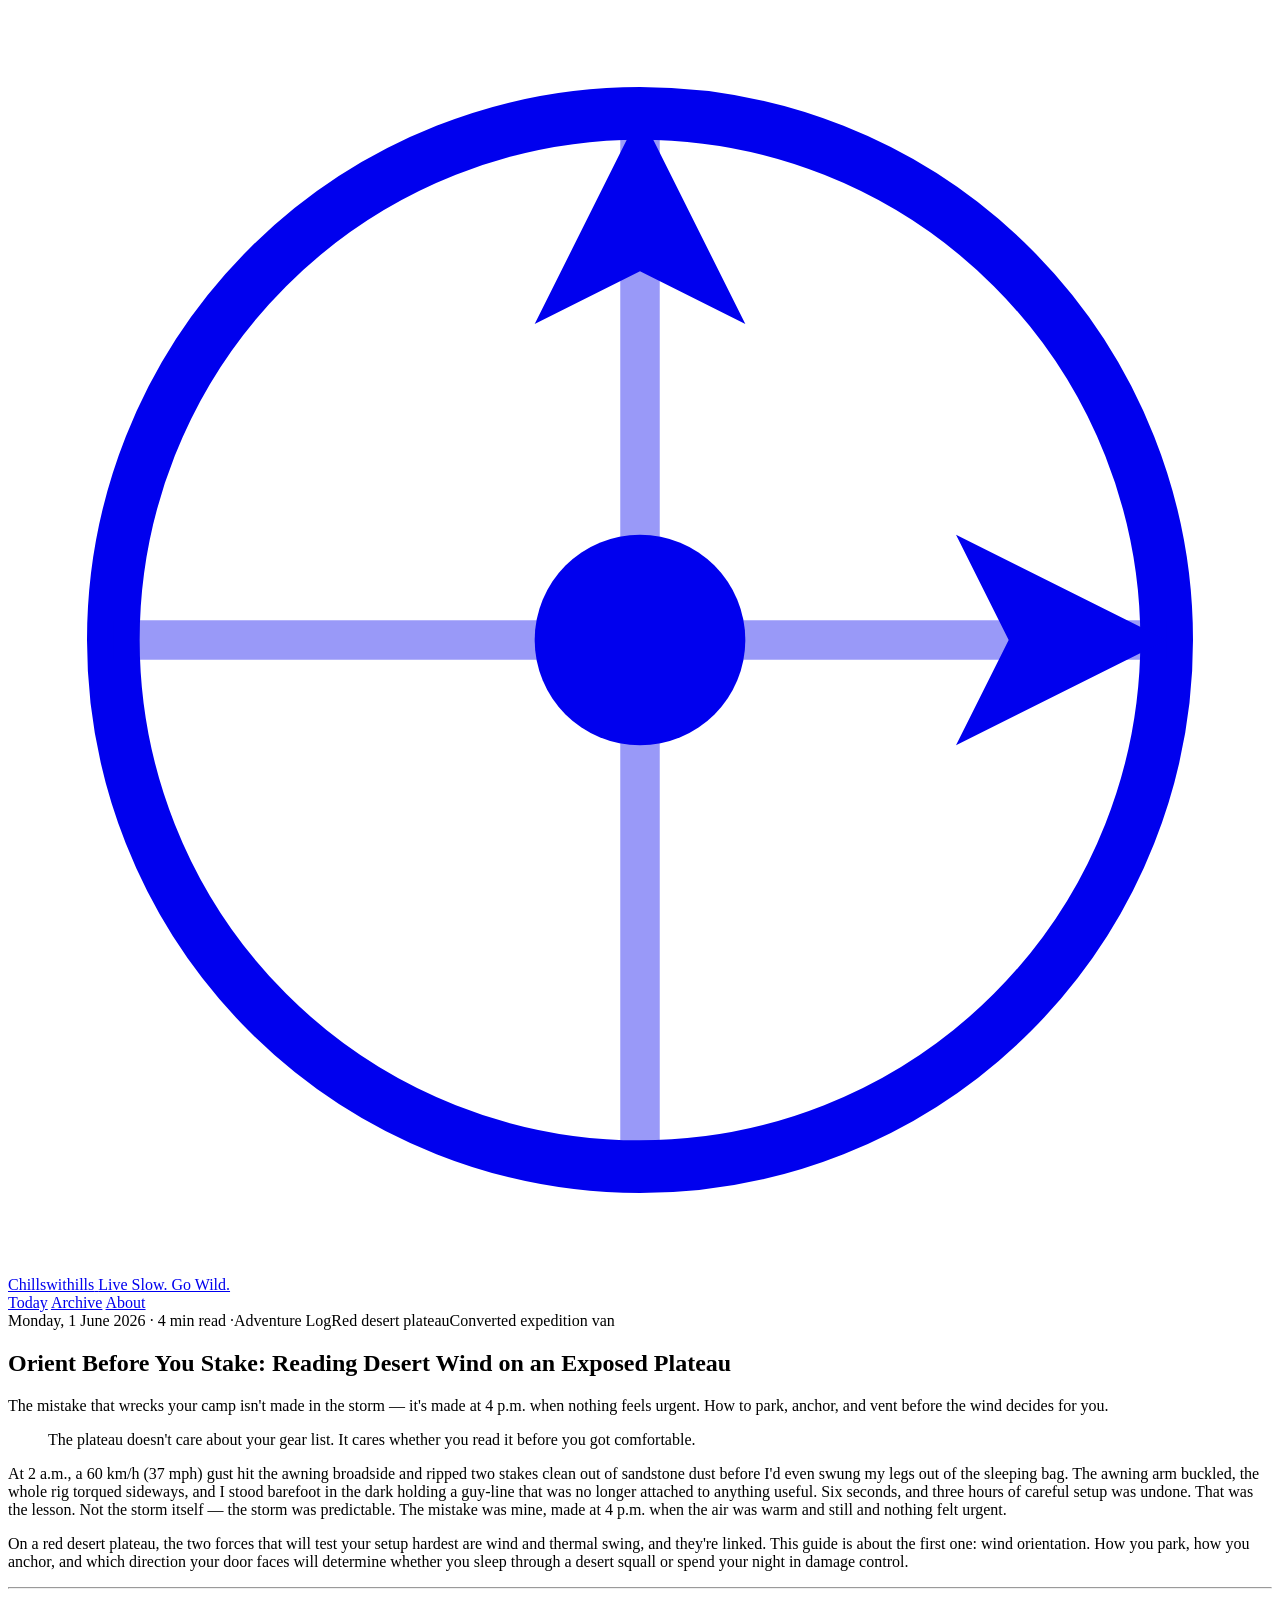
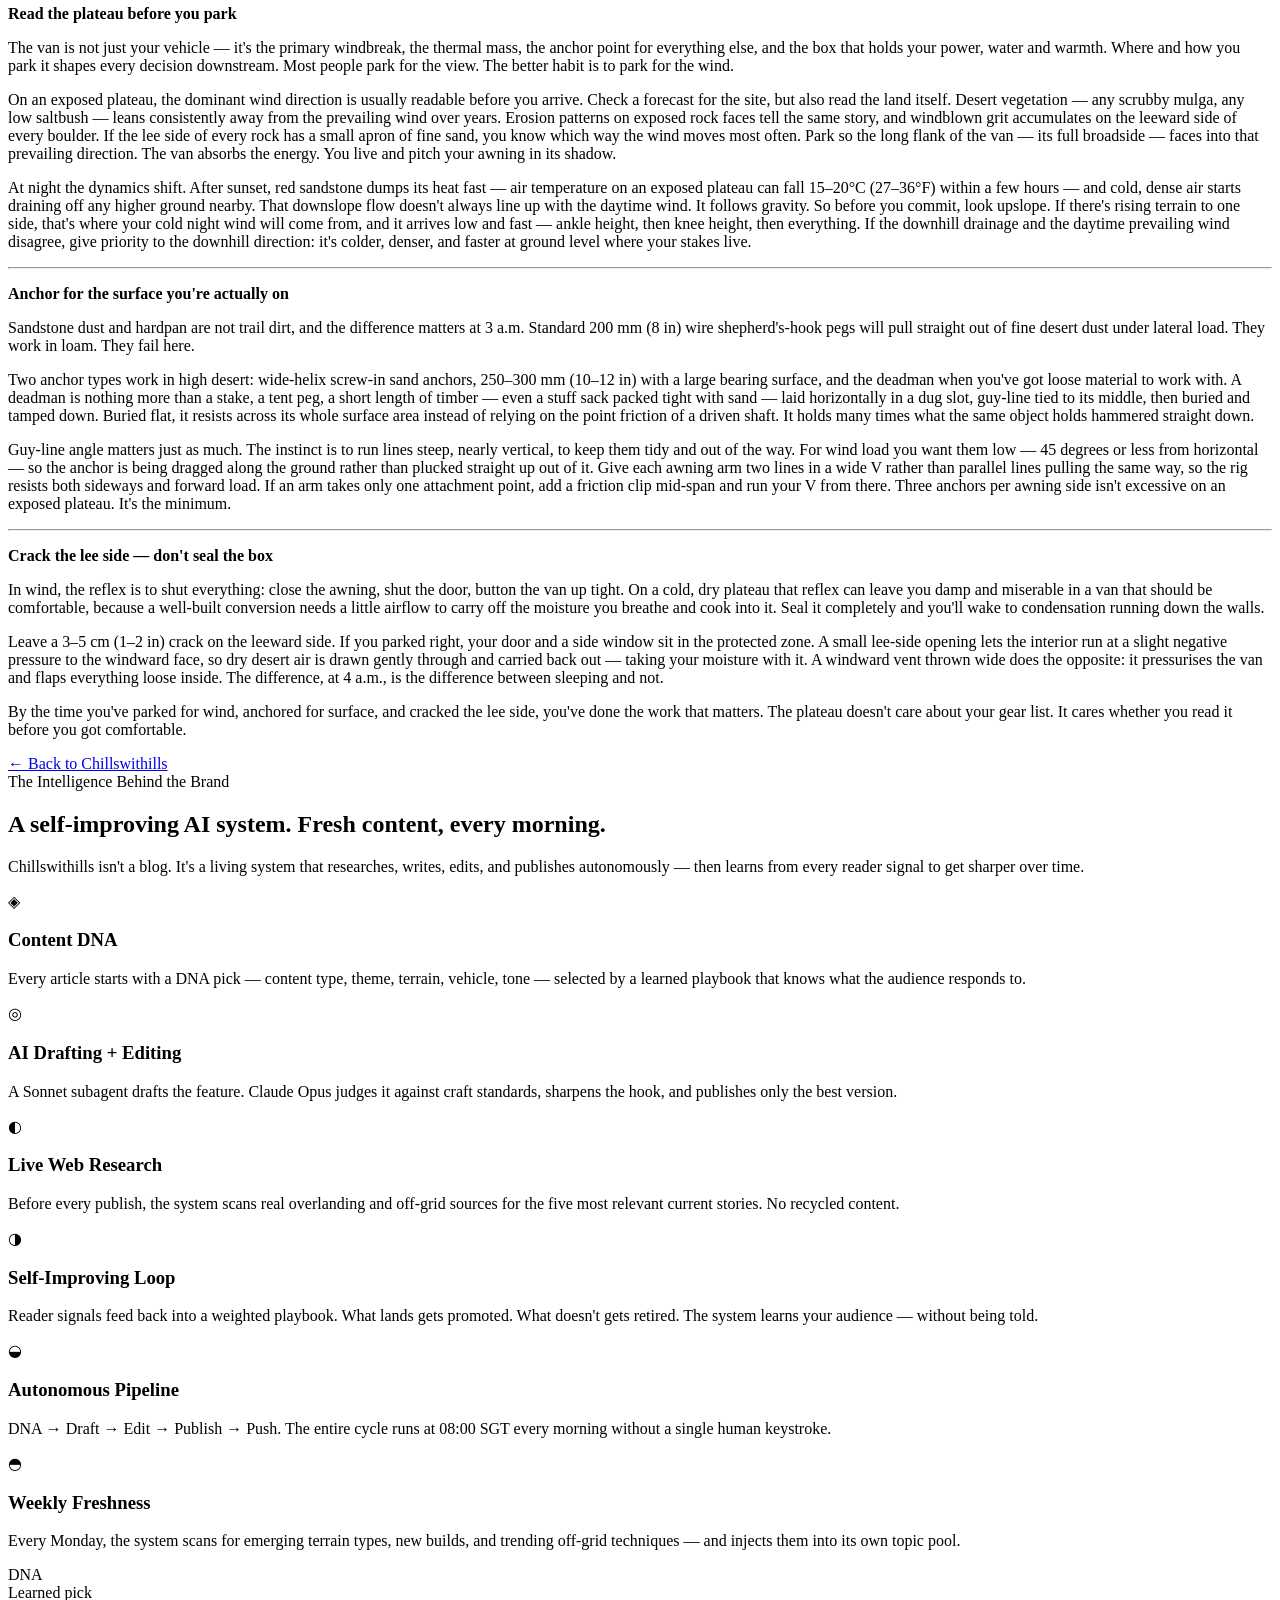
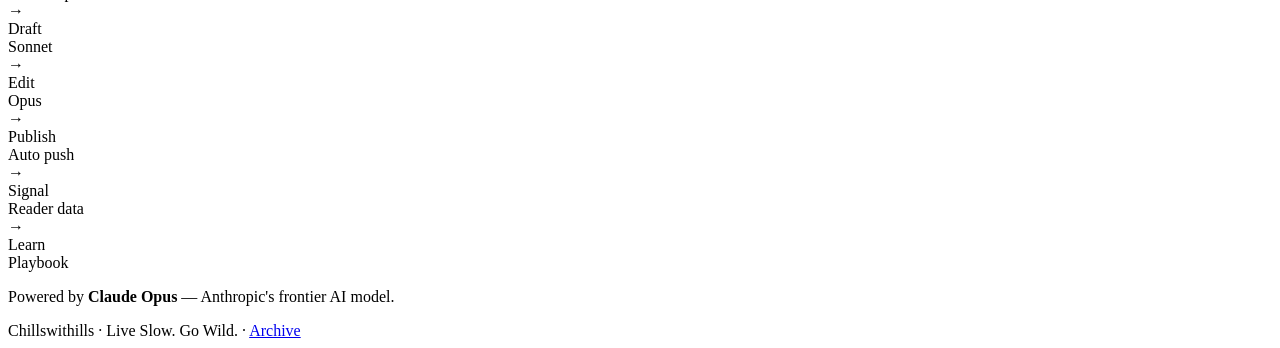
<file: articles/2026-06-01-orient-before-you-stake-reading-desert-wind-on-an-ex.html>
<!DOCTYPE html>
<html lang="en">
<head>
<meta charset="utf-8">
<meta name="viewport" content="width=device-width, initial-scale=1">
<title>Orient Before You Stake: Reading Desert Wind on an Exposed Plateau — Chillswithills</title>
<meta name="description" content="The mistake that wrecks your camp isn&#x27;t made in the storm — it&#x27;s made at 4 p.m. when nothing feels urgent. How to park, anchor, and vent before the wind decides for you.">
<link rel="canonical" href="https://adamdegoat.github.io/chillswithills/articles/2026-06-01-orient-before-you-stake-reading-desert-wind-on-an-ex.html">
<meta property="og:type" content="website">
<meta property="og:site_name" content="Chillswithills">
<meta property="og:title" content="Orient Before You Stake: Reading Desert Wind on an Exposed Plateau — Chillswithills">
<meta property="og:description" content="The mistake that wrecks your camp isn&#x27;t made in the storm — it&#x27;s made at 4 p.m. when nothing feels urgent. How to park, anchor, and vent before the wind decides for you.">
<meta property="og:image" content="https://adamdegoat.github.io/chillswithills/assets/og-default.png">
<meta property="og:url" content="https://adamdegoat.github.io/chillswithills/articles/2026-06-01-orient-before-you-stake-reading-desert-wind-on-an-ex.html">
<meta name="twitter:card" content="summary_large_image">
<link rel="preconnect" href="https://fonts.googleapis.com">
<link rel="preconnect" href="https://fonts.gstatic.com" crossorigin>
<link href="https://fonts.googleapis.com/css2?family=Playfair+Display:ital,wght@0,700;0,800;1,700&family=Inter:wght@400;500;600&display=swap" rel="stylesheet">
<link rel="stylesheet" href="https://adamdegoat.github.io/chillswithills/assets/style.css?v=202606012246">
</head>
<body>

<header class="masthead">
  <div class="mast-inner">
    <a href="https://adamdegoat.github.io/chillswithills/" class="mast-logo">
      <svg class="mast-icon" viewBox="0 0 48 48" fill="none" xmlns="http://www.w3.org/2000/svg">
        <circle cx="24" cy="24" r="20" stroke="currentColor" stroke-width="2"/>
        <path d="M24 4 L24 44 M4 24 L44 24" stroke="currentColor" stroke-width="1.5" opacity="0.4"/>
        <circle cx="24" cy="24" r="4" fill="currentColor"/>
        <path d="M24 4 L28 12 L24 10 L20 12 Z" fill="currentColor"/>
        <path d="M44 24 L36 20 L38 24 L36 28 Z" fill="currentColor"/>
      </svg>
      <div class="mast-text">
        <span class="mast-brand">Chillswithills</span>
        <span class="mast-tag">Live Slow. Go Wild.</span>
      </div>
    </a>
    <nav class="mast-nav">
      <a href="https://adamdegoat.github.io/chillswithills/">Today</a>
      <a href="https://adamdegoat.github.io/chillswithills/archive.html">Archive</a>
      <a href="https://adamdegoat.github.io/chillswithills/#how-it-works">About</a>
    </nav>
  </div>
</header>


<article class="article-page">
  <header class="article-header">
    <div class="article-meta-top">
      <span>Monday, 1 June 2026</span>
      <span class="sep">·</span>
      <span>4 min read</span>
      <span class="sep">·</span><span class="tag">Adventure Log</span><span class="tag">Red desert plateau</span><span class="tag">Converted expedition van</span>
    </div>
    <h1 class="article-title">Orient Before You Stake: Reading Desert Wind on an Exposed Plateau</h1>
    <p class="article-summary">The mistake that wrecks your camp isn&#x27;t made in the storm — it&#x27;s made at 4 p.m. when nothing feels urgent. How to park, anchor, and vent before the wind decides for you.</p>
    <blockquote class="article-pull">The plateau doesn&#x27;t care about your gear list. It cares whether you read it before you got comfortable.</blockquote>
  </header>
  <div class="article-body">
    <p>At 2 a.m., a 60 km/h (37 mph) gust hit the awning broadside and ripped two stakes clean out of sandstone dust before I&#x27;d even swung my legs out of the sleeping bag. The awning arm buckled, the whole rig torqued sideways, and I stood barefoot in the dark holding a guy-line that was no longer attached to anything useful. Six seconds, and three hours of careful setup was undone. That was the lesson. Not the storm itself — the storm was predictable. The mistake was mine, made at 4 p.m. when the air was warm and still and nothing felt urgent.</p>
<p>On a red desert plateau, the two forces that will test your setup hardest are wind and thermal swing, and they&#x27;re linked. This guide is about the first one: wind orientation. How you park, how you anchor, and which direction your door faces will determine whether you sleep through a desert squall or spend your night in damage control.</p>
<hr class="section-break">
<p><strong>Read the plateau before you park</strong></p>
<p>The van is not just your vehicle — it&#x27;s the primary windbreak, the thermal mass, the anchor point for everything else, and the box that holds your power, water and warmth. Where and how you park it shapes every decision downstream. Most people park for the view. The better habit is to park for the wind.</p>
<p>On an exposed plateau, the dominant wind direction is usually readable before you arrive. Check a forecast for the site, but also read the land itself. Desert vegetation — any scrubby mulga, any low saltbush — leans consistently away from the prevailing wind over years. Erosion patterns on exposed rock faces tell the same story, and windblown grit accumulates on the leeward side of every boulder. If the lee side of every rock has a small apron of fine sand, you know which way the wind moves most often. Park so the long flank of the van — its full broadside — faces into that prevailing direction. The van absorbs the energy. You live and pitch your awning in its shadow.</p>
<p>At night the dynamics shift. After sunset, red sandstone dumps its heat fast — air temperature on an exposed plateau can fall 15–20°C (27–36°F) within a few hours — and cold, dense air starts draining off any higher ground nearby. That downslope flow doesn&#x27;t always line up with the daytime wind. It follows gravity. So before you commit, look upslope. If there&#x27;s rising terrain to one side, that&#x27;s where your cold night wind will come from, and it arrives low and fast — ankle height, then knee height, then everything. If the downhill drainage and the daytime prevailing wind disagree, give priority to the downhill direction: it&#x27;s colder, denser, and faster at ground level where your stakes live.</p>
<hr class="section-break">
<p><strong>Anchor for the surface you&#x27;re actually on</strong></p>
<p>Sandstone dust and hardpan are not trail dirt, and the difference matters at 3 a.m. Standard 200 mm (8 in) wire shepherd&#x27;s-hook pegs will pull straight out of fine desert dust under lateral load. They work in loam. They fail here.</p>
<p>Two anchor types work in high desert: wide-helix screw-in sand anchors, 250–300 mm (10–12 in) with a large bearing surface, and the deadman when you&#x27;ve got loose material to work with. A deadman is nothing more than a stake, a tent peg, a short length of timber — even a stuff sack packed tight with sand — laid horizontally in a dug slot, guy-line tied to its middle, then buried and tamped down. Buried flat, it resists across its whole surface area instead of relying on the point friction of a driven shaft. It holds many times what the same object holds hammered straight down.</p>
<p>Guy-line angle matters just as much. The instinct is to run lines steep, nearly vertical, to keep them tidy and out of the way. For wind load you want them low — 45 degrees or less from horizontal — so the anchor is being dragged along the ground rather than plucked straight up out of it. Give each awning arm two lines in a wide V rather than parallel lines pulling the same way, so the rig resists both sideways and forward load. If an arm takes only one attachment point, add a friction clip mid-span and run your V from there. Three anchors per awning side isn&#x27;t excessive on an exposed plateau. It&#x27;s the minimum.</p>
<hr class="section-break">
<p><strong>Crack the lee side — don&#x27;t seal the box</strong></p>
<p>In wind, the reflex is to shut everything: close the awning, shut the door, button the van up tight. On a cold, dry plateau that reflex can leave you damp and miserable in a van that should be comfortable, because a well-built conversion needs a little airflow to carry off the moisture you breathe and cook into it. Seal it completely and you&#x27;ll wake to condensation running down the walls.</p>
<p>Leave a 3–5 cm (1–2 in) crack on the leeward side. If you parked right, your door and a side window sit in the protected zone. A small lee-side opening lets the interior run at a slight negative pressure to the windward face, so dry desert air is drawn gently through and carried back out — taking your moisture with it. A windward vent thrown wide does the opposite: it pressurises the van and flaps everything loose inside. The difference, at 4 a.m., is the difference between sleeping and not.</p>
<p>By the time you&#x27;ve parked for wind, anchored for surface, and cracked the lee side, you&#x27;ve done the work that matters. The plateau doesn&#x27;t care about your gear list. It cares whether you read it before you got comfortable.</p>
  </div>
  <footer class="article-footer">
    <a href="https://adamdegoat.github.io/chillswithills/" class="back-link">← Back to Chillswithills</a>
  </footer>
</article>


<section class="how-it-works" id="how-it-works">
  <div class="hiw-inner">
    <div class="hiw-header">
      <span class="hiw-eyebrow">The Intelligence Behind the Brand</span>
      <h2 class="hiw-title">A self-improving AI system. Fresh content, every morning.</h2>
      <p class="hiw-sub">Chillswithills isn't a blog. It's a living system that researches, writes, edits, and publishes autonomously — then learns from every reader signal to get sharper over time.</p>
    </div>
    <div class="hiw-grid">
      <div class="hiw-card">
        <div class="hiw-icon">◈</div>
        <h3>Content DNA</h3>
        <p>Every article starts with a DNA pick — content type, theme, terrain, vehicle, tone — selected by a learned playbook that knows what the audience responds to.</p>
      </div>
      <div class="hiw-card">
        <div class="hiw-icon">◎</div>
        <h3>AI Drafting + Editing</h3>
        <p>A Sonnet subagent drafts the feature. Claude Opus judges it against craft standards, sharpens the hook, and publishes only the best version.</p>
      </div>
      <div class="hiw-card">
        <div class="hiw-icon">◐</div>
        <h3>Live Web Research</h3>
        <p>Before every publish, the system scans real overlanding and off-grid sources for the five most relevant current stories. No recycled content.</p>
      </div>
      <div class="hiw-card">
        <div class="hiw-icon">◑</div>
        <h3>Self-Improving Loop</h3>
        <p>Reader signals feed back into a weighted playbook. What lands gets promoted. What doesn't gets retired. The system learns your audience — without being told.</p>
      </div>
      <div class="hiw-card">
        <div class="hiw-icon">◒</div>
        <h3>Autonomous Pipeline</h3>
        <p>DNA → Draft → Edit → Publish → Push. The entire cycle runs at 08:00 SGT every morning without a single human keystroke.</p>
      </div>
      <div class="hiw-card">
        <div class="hiw-icon">◓</div>
        <h3>Weekly Freshness</h3>
        <p>Every Monday, the system scans for emerging terrain types, new builds, and trending off-grid techniques — and injects them into its own topic pool.</p>
      </div>
    </div>
    <div class="hiw-flow">
      <div class="flow-step">DNA<br><span>Learned pick</span></div>
      <div class="flow-arrow">→</div>
      <div class="flow-step">Draft<br><span>Sonnet</span></div>
      <div class="flow-arrow">→</div>
      <div class="flow-step">Edit<br><span>Opus</span></div>
      <div class="flow-arrow">→</div>
      <div class="flow-step">Publish<br><span>Auto push</span></div>
      <div class="flow-arrow">→</div>
      <div class="flow-step">Signal<br><span>Reader data</span></div>
      <div class="flow-arrow">→</div>
      <div class="flow-step">Learn<br><span>Playbook</span></div>
    </div>
    <p class="hiw-powered">Powered by <strong>Claude Opus</strong> — Anthropic's frontier AI model.</p>
  </div>
</section>


<footer class="site-footer">
  <div class="footer-inner">
    <span class="footer-brand">Chillswithills</span>
    <span class="footer-sep">·</span>
    <span>Live Slow. Go Wild.</span>
    <span class="footer-sep">·</span>
    <a href="https://adamdegoat.github.io/chillswithills/archive.html">Archive</a>
  </div>
</footer>

</body>
</html>
</file>
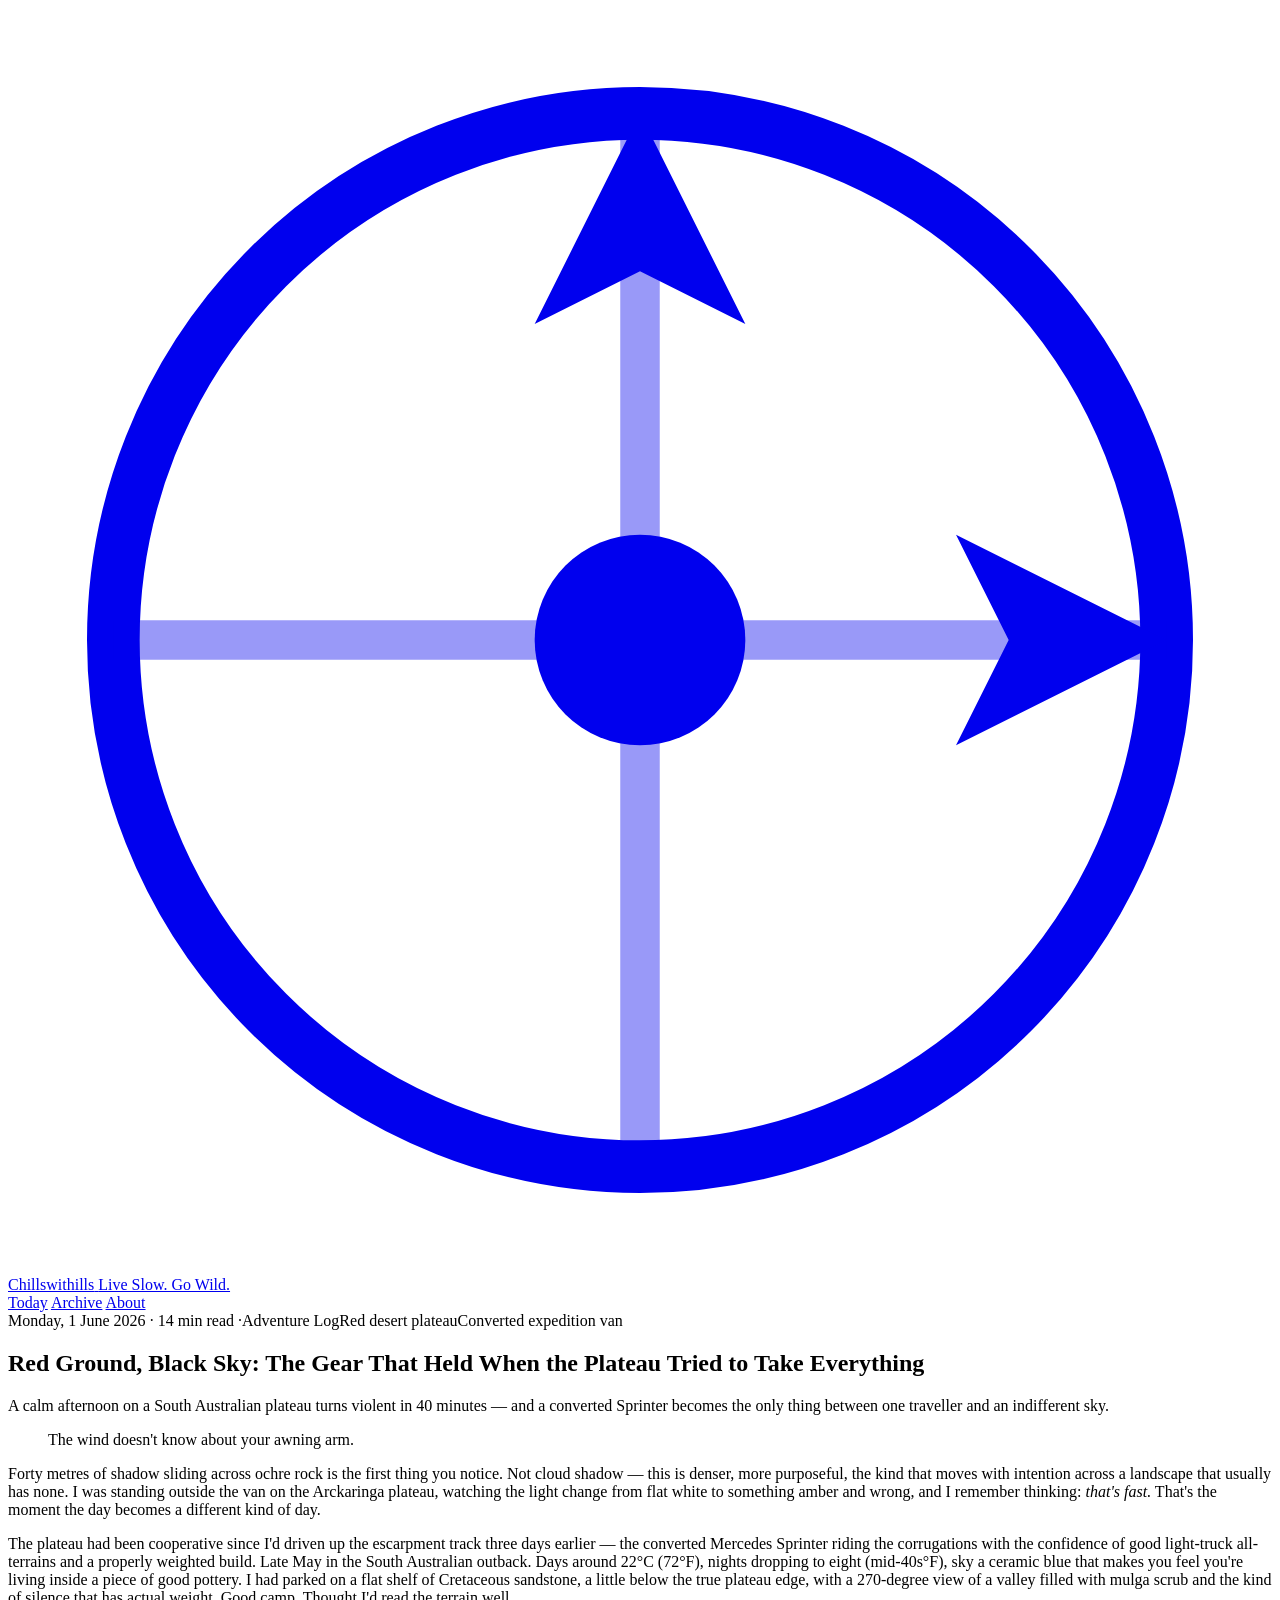
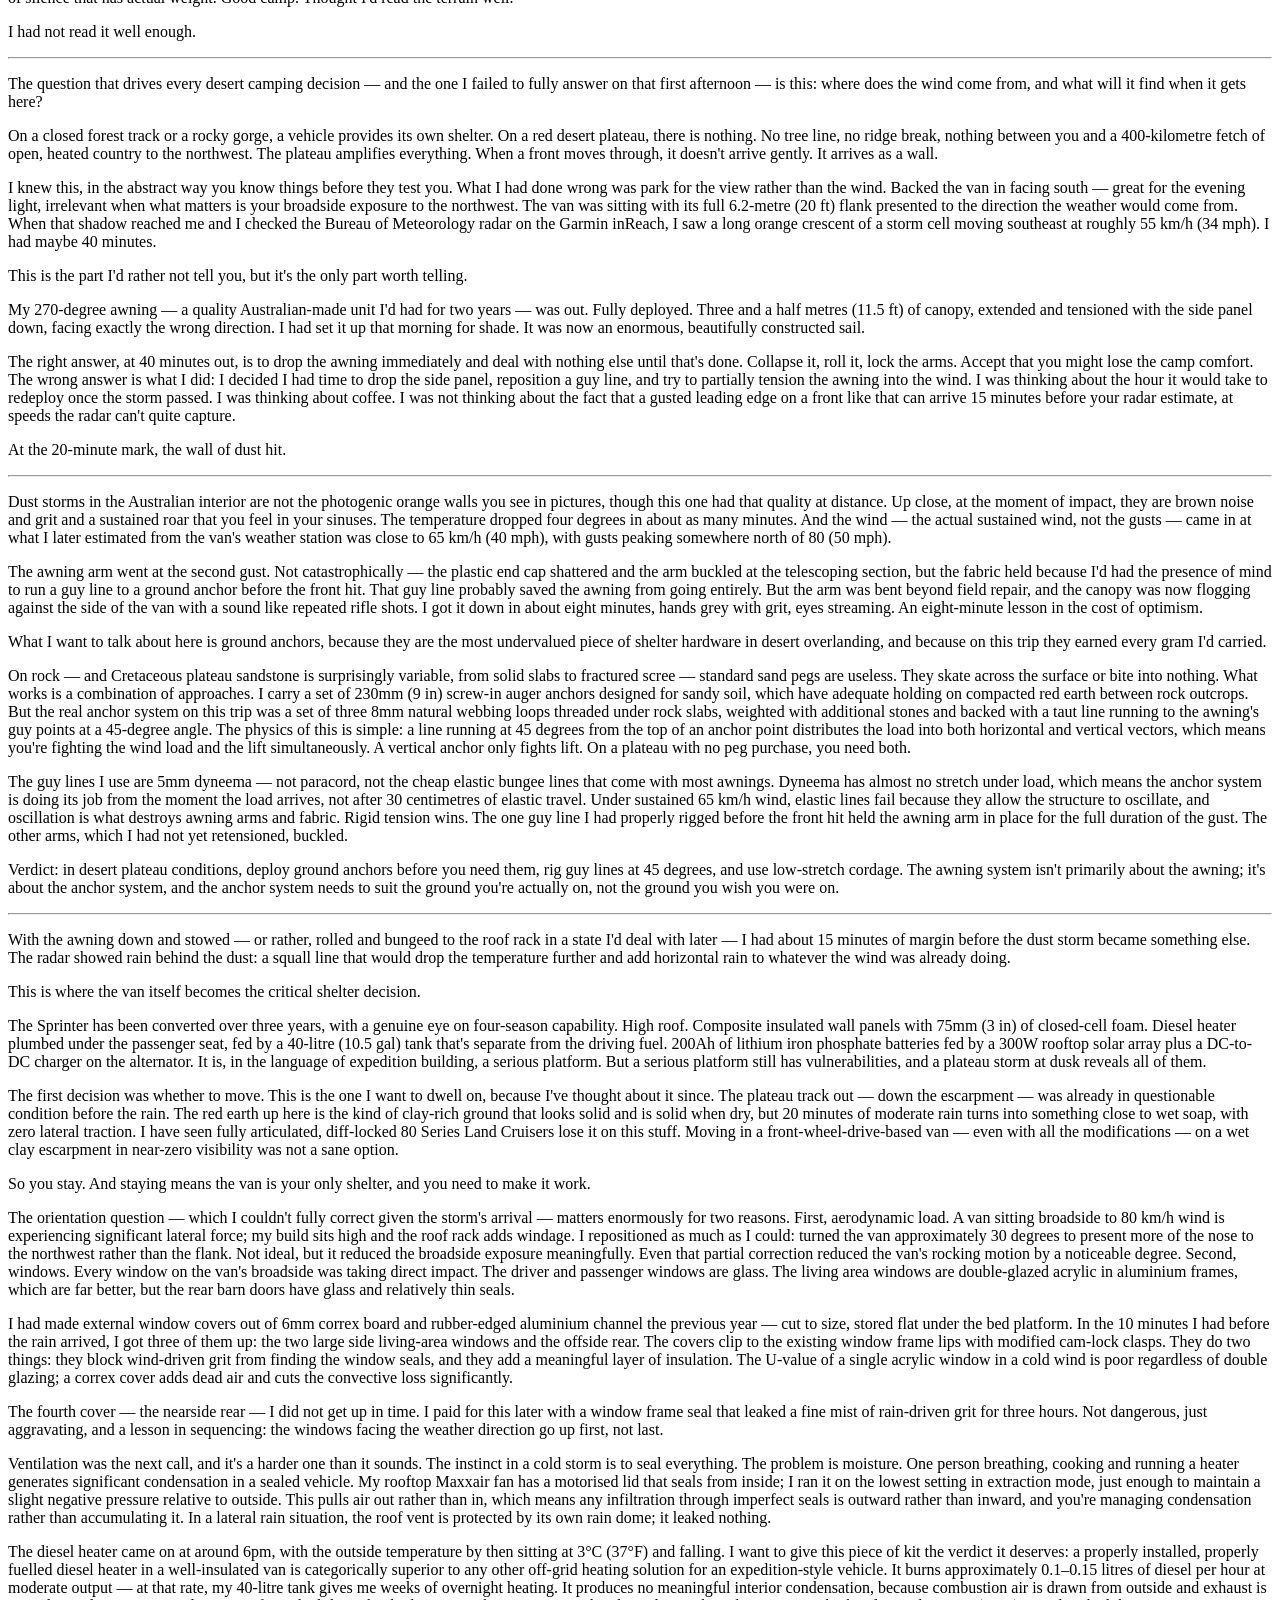
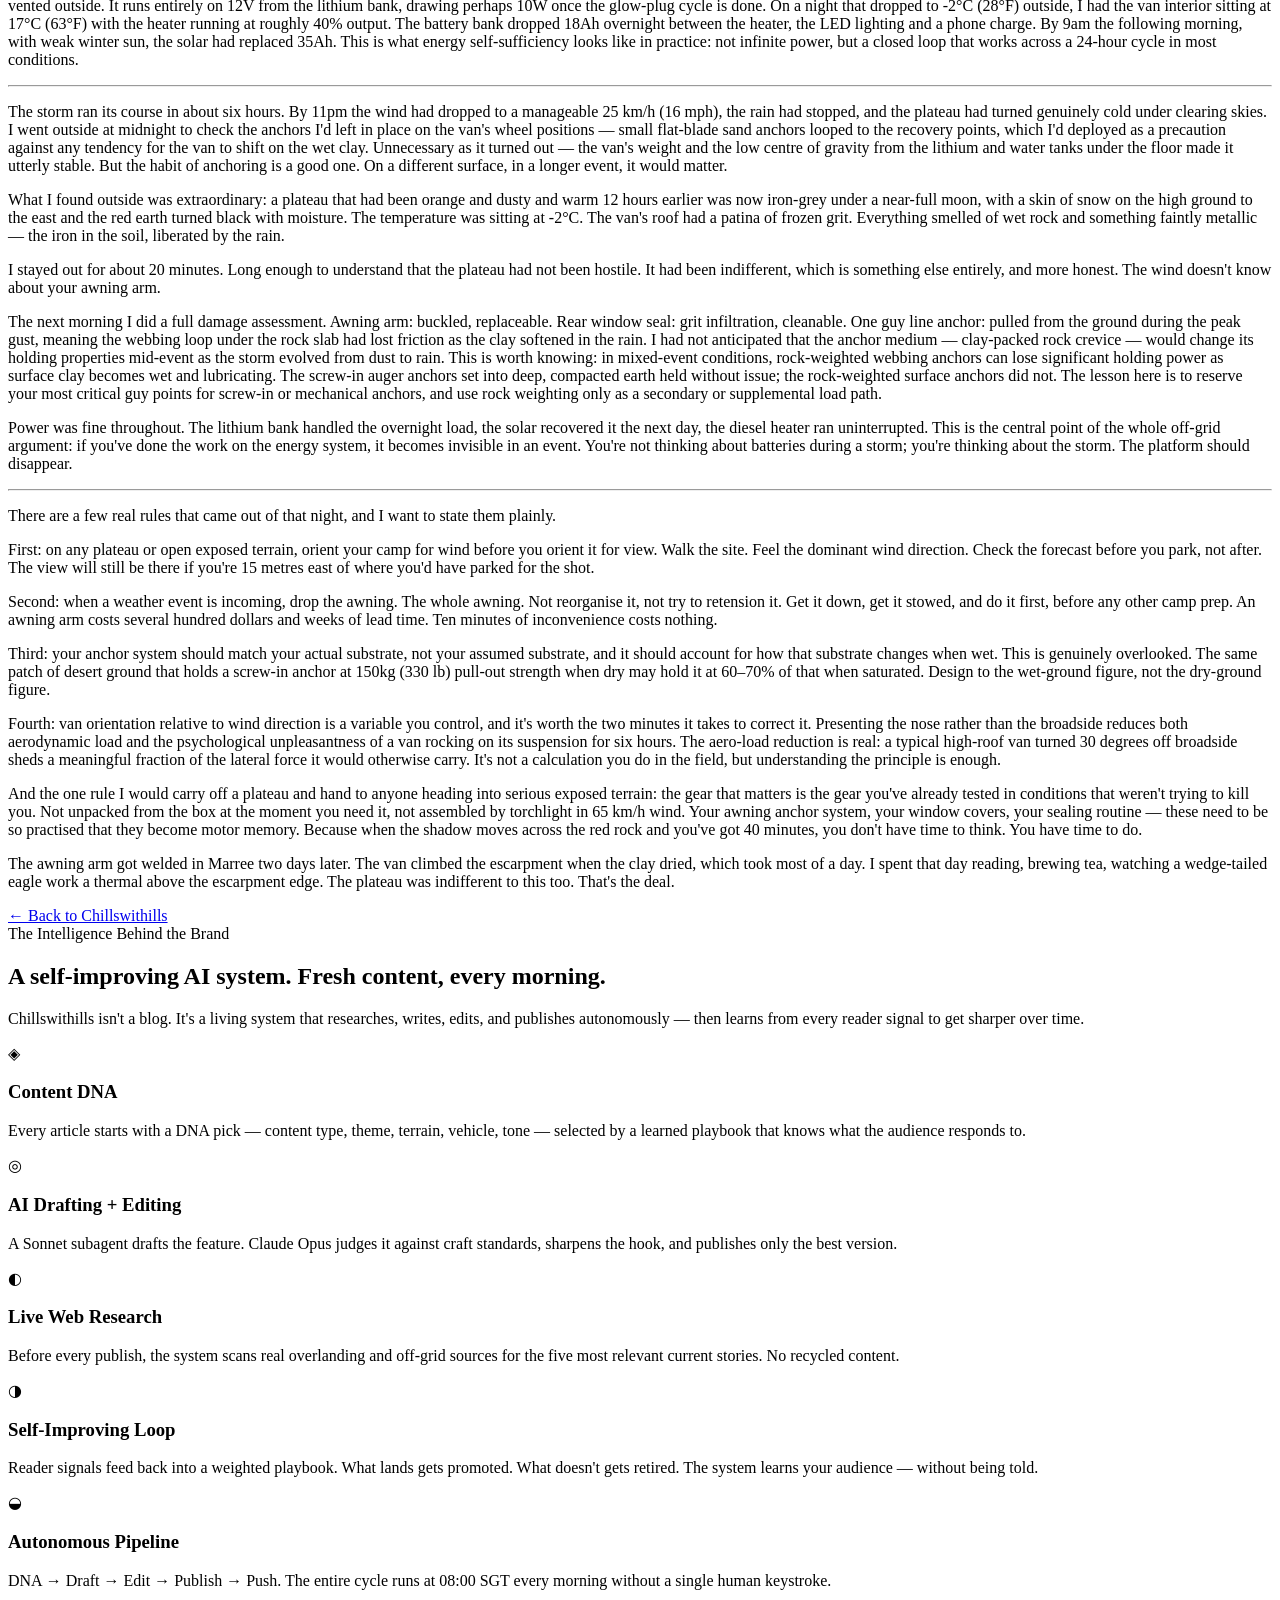
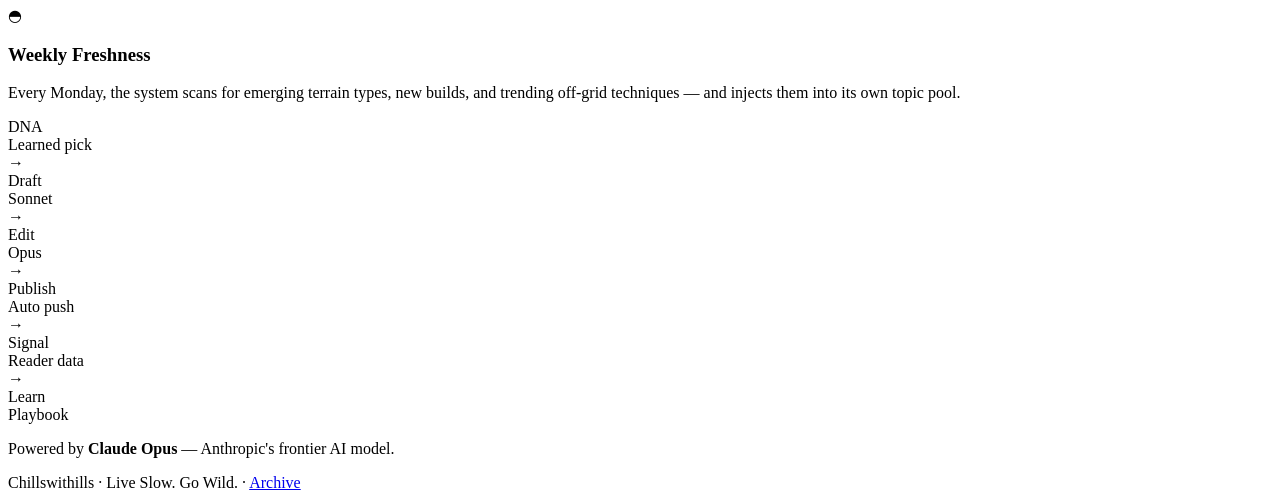
<file: articles/2026-06-01-red-ground-black-sky-the-gear-that-held-when-the-pla.html>
<!DOCTYPE html>
<html lang="en">
<head>
<meta charset="utf-8">
<meta name="viewport" content="width=device-width, initial-scale=1">
<title>Red Ground, Black Sky: The Gear That Held When the Plateau Tried to Take Everything — Chillswithills</title>
<meta name="description" content="A calm afternoon on a South Australian plateau turns violent in 40 minutes — and a converted Sprinter becomes the only thing between one traveller and an indifferent sky.">
<link rel="canonical" href="https://adamdegoat.github.io/chillswithills/articles/2026-06-01-red-ground-black-sky-the-gear-that-held-when-the-pla.html">
<meta property="og:type" content="website">
<meta property="og:site_name" content="Chillswithills">
<meta property="og:title" content="Red Ground, Black Sky: The Gear That Held When the Plateau Tried to Take Everything — Chillswithills">
<meta property="og:description" content="A calm afternoon on a South Australian plateau turns violent in 40 minutes — and a converted Sprinter becomes the only thing between one traveller and an indifferent sky.">
<meta property="og:image" content="https://adamdegoat.github.io/chillswithills/assets/og-default.png">
<meta property="og:url" content="https://adamdegoat.github.io/chillswithills/articles/2026-06-01-red-ground-black-sky-the-gear-that-held-when-the-pla.html">
<meta name="twitter:card" content="summary_large_image">
<link rel="preconnect" href="https://fonts.googleapis.com">
<link rel="preconnect" href="https://fonts.gstatic.com" crossorigin>
<link href="https://fonts.googleapis.com/css2?family=Playfair+Display:ital,wght@0,700;0,800;1,700&family=Inter:wght@400;500;600&display=swap" rel="stylesheet">
<link rel="stylesheet" href="https://adamdegoat.github.io/chillswithills/assets/style.css?v=202606012246">
</head>
<body>

<header class="masthead">
  <div class="mast-inner">
    <a href="https://adamdegoat.github.io/chillswithills/" class="mast-logo">
      <svg class="mast-icon" viewBox="0 0 48 48" fill="none" xmlns="http://www.w3.org/2000/svg">
        <circle cx="24" cy="24" r="20" stroke="currentColor" stroke-width="2"/>
        <path d="M24 4 L24 44 M4 24 L44 24" stroke="currentColor" stroke-width="1.5" opacity="0.4"/>
        <circle cx="24" cy="24" r="4" fill="currentColor"/>
        <path d="M24 4 L28 12 L24 10 L20 12 Z" fill="currentColor"/>
        <path d="M44 24 L36 20 L38 24 L36 28 Z" fill="currentColor"/>
      </svg>
      <div class="mast-text">
        <span class="mast-brand">Chillswithills</span>
        <span class="mast-tag">Live Slow. Go Wild.</span>
      </div>
    </a>
    <nav class="mast-nav">
      <a href="https://adamdegoat.github.io/chillswithills/">Today</a>
      <a href="https://adamdegoat.github.io/chillswithills/archive.html">Archive</a>
      <a href="https://adamdegoat.github.io/chillswithills/#how-it-works">About</a>
    </nav>
  </div>
</header>


<article class="article-page">
  <header class="article-header">
    <div class="article-meta-top">
      <span>Monday, 1 June 2026</span>
      <span class="sep">·</span>
      <span>14 min read</span>
      <span class="sep">·</span><span class="tag">Adventure Log</span><span class="tag">Red desert plateau</span><span class="tag">Converted expedition van</span>
    </div>
    <h1 class="article-title">Red Ground, Black Sky: The Gear That Held When the Plateau Tried to Take Everything</h1>
    <p class="article-summary">A calm afternoon on a South Australian plateau turns violent in 40 minutes — and a converted Sprinter becomes the only thing between one traveller and an indifferent sky.</p>
    <blockquote class="article-pull">The wind doesn&#x27;t know about your awning arm.</blockquote>
  </header>
  <div class="article-body">
    <p>Forty metres of shadow sliding across ochre rock is the first thing you notice. Not cloud shadow — this is denser, more purposeful, the kind that moves with intention across a landscape that usually has none. I was standing outside the van on the Arckaringa plateau, watching the light change from flat white to something amber and wrong, and I remember thinking: <em>that&#x27;s fast.</em> That&#x27;s the moment the day becomes a different kind of day.</p>
<p>The plateau had been cooperative since I&#x27;d driven up the escarpment track three days earlier — the converted Mercedes Sprinter riding the corrugations with the confidence of good light-truck all-terrains and a properly weighted build. Late May in the South Australian outback. Days around 22°C (72°F), nights dropping to eight (mid-40s°F), sky a ceramic blue that makes you feel you&#x27;re living inside a piece of good pottery. I had parked on a flat shelf of Cretaceous sandstone, a little below the true plateau edge, with a 270-degree view of a valley filled with mulga scrub and the kind of silence that has actual weight. Good camp. Thought I&#x27;d read the terrain well.</p>
<p>I had not read it well enough.</p>
<hr class="section-break">
<p>The question that drives every desert camping decision — and the one I failed to fully answer on that first afternoon — is this: where does the wind come from, and what will it find when it gets here?</p>
<p>On a closed forest track or a rocky gorge, a vehicle provides its own shelter. On a red desert plateau, there is nothing. No tree line, no ridge break, nothing between you and a 400-kilometre fetch of open, heated country to the northwest. The plateau amplifies everything. When a front moves through, it doesn&#x27;t arrive gently. It arrives as a wall.</p>
<p>I knew this, in the abstract way you know things before they test you. What I had done wrong was park for the view rather than the wind. Backed the van in facing south — great for the evening light, irrelevant when what matters is your broadside exposure to the northwest. The van was sitting with its full 6.2-metre (20 ft) flank presented to the direction the weather would come from. When that shadow reached me and I checked the Bureau of Meteorology radar on the Garmin inReach, I saw a long orange crescent of a storm cell moving southeast at roughly 55 km/h (34 mph). I had maybe 40 minutes.</p>
<p>This is the part I&#x27;d rather not tell you, but it&#x27;s the only part worth telling.</p>
<p>My 270-degree awning — a quality Australian-made unit I&#x27;d had for two years — was out. Fully deployed. Three and a half metres (11.5 ft) of canopy, extended and tensioned with the side panel down, facing exactly the wrong direction. I had set it up that morning for shade. It was now an enormous, beautifully constructed sail.</p>
<p>The right answer, at 40 minutes out, is to drop the awning immediately and deal with nothing else until that&#x27;s done. Collapse it, roll it, lock the arms. Accept that you might lose the camp comfort. The wrong answer is what I did: I decided I had time to drop the side panel, reposition a guy line, and try to partially tension the awning into the wind. I was thinking about the hour it would take to redeploy once the storm passed. I was thinking about coffee. I was not thinking about the fact that a gusted leading edge on a front like that can arrive 15 minutes before your radar estimate, at speeds the radar can&#x27;t quite capture.</p>
<p>At the 20-minute mark, the wall of dust hit.</p>
<hr class="section-break">
<p>Dust storms in the Australian interior are not the photogenic orange walls you see in pictures, though this one had that quality at distance. Up close, at the moment of impact, they are brown noise and grit and a sustained roar that you feel in your sinuses. The temperature dropped four degrees in about as many minutes. And the wind — the actual sustained wind, not the gusts — came in at what I later estimated from the van&#x27;s weather station was close to 65 km/h (40 mph), with gusts peaking somewhere north of 80 (50 mph).</p>
<p>The awning arm went at the second gust. Not catastrophically — the plastic end cap shattered and the arm buckled at the telescoping section, but the fabric held because I&#x27;d had the presence of mind to run a guy line to a ground anchor before the front hit. That guy line probably saved the awning from going entirely. But the arm was bent beyond field repair, and the canopy was now flogging against the side of the van with a sound like repeated rifle shots. I got it down in about eight minutes, hands grey with grit, eyes streaming. An eight-minute lesson in the cost of optimism.</p>
<p>What I want to talk about here is ground anchors, because they are the most undervalued piece of shelter hardware in desert overlanding, and because on this trip they earned every gram I&#x27;d carried.</p>
<p>On rock — and Cretaceous plateau sandstone is surprisingly variable, from solid slabs to fractured scree — standard sand pegs are useless. They skate across the surface or bite into nothing. What works is a combination of approaches. I carry a set of 230mm (9 in) screw-in auger anchors designed for sandy soil, which have adequate holding on compacted red earth between rock outcrops. But the real anchor system on this trip was a set of three 8mm natural webbing loops threaded under rock slabs, weighted with additional stones and backed with a taut line running to the awning&#x27;s guy points at a 45-degree angle. The physics of this is simple: a line running at 45 degrees from the top of an anchor point distributes the load into both horizontal and vertical vectors, which means you&#x27;re fighting the wind load and the lift simultaneously. A vertical anchor only fights lift. On a plateau with no peg purchase, you need both.</p>
<p>The guy lines I use are 5mm dyneema — not paracord, not the cheap elastic bungee lines that come with most awnings. Dyneema has almost no stretch under load, which means the anchor system is doing its job from the moment the load arrives, not after 30 centimetres of elastic travel. Under sustained 65 km/h wind, elastic lines fail because they allow the structure to oscillate, and oscillation is what destroys awning arms and fabric. Rigid tension wins. The one guy line I had properly rigged before the front hit held the awning arm in place for the full duration of the gust. The other arms, which I had not yet retensioned, buckled.</p>
<p>Verdict: in desert plateau conditions, deploy ground anchors before you need them, rig guy lines at 45 degrees, and use low-stretch cordage. The awning system isn&#x27;t primarily about the awning; it&#x27;s about the anchor system, and the anchor system needs to suit the ground you&#x27;re actually on, not the ground you wish you were on.</p>
<hr class="section-break">
<p>With the awning down and stowed — or rather, rolled and bungeed to the roof rack in a state I&#x27;d deal with later — I had about 15 minutes of margin before the dust storm became something else. The radar showed rain behind the dust: a squall line that would drop the temperature further and add horizontal rain to whatever the wind was already doing.</p>
<p>This is where the van itself becomes the critical shelter decision.</p>
<p>The Sprinter has been converted over three years, with a genuine eye on four-season capability. High roof. Composite insulated wall panels with 75mm (3 in) of closed-cell foam. Diesel heater plumbed under the passenger seat, fed by a 40-litre (10.5 gal) tank that&#x27;s separate from the driving fuel. 200Ah of lithium iron phosphate batteries fed by a 300W rooftop solar array plus a DC-to-DC charger on the alternator. It is, in the language of expedition building, a serious platform. But a serious platform still has vulnerabilities, and a plateau storm at dusk reveals all of them.</p>
<p>The first decision was whether to move. This is the one I want to dwell on, because I&#x27;ve thought about it since. The plateau track out — down the escarpment — was already in questionable condition before the rain. The red earth up here is the kind of clay-rich ground that looks solid and is solid when dry, but 20 minutes of moderate rain turns into something close to wet soap, with zero lateral traction. I have seen fully articulated, diff-locked 80 Series Land Cruisers lose it on this stuff. Moving in a front-wheel-drive-based van — even with all the modifications — on a wet clay escarpment in near-zero visibility was not a sane option.</p>
<p>So you stay. And staying means the van is your only shelter, and you need to make it work.</p>
<p>The orientation question — which I couldn&#x27;t fully correct given the storm&#x27;s arrival — matters enormously for two reasons. First, aerodynamic load. A van sitting broadside to 80 km/h wind is experiencing significant lateral force; my build sits high and the roof rack adds windage. I repositioned as much as I could: turned the van approximately 30 degrees to present more of the nose to the northwest rather than the flank. Not ideal, but it reduced the broadside exposure meaningfully. Even that partial correction reduced the van&#x27;s rocking motion by a noticeable degree. Second, windows. Every window on the van&#x27;s broadside was taking direct impact. The driver and passenger windows are glass. The living area windows are double-glazed acrylic in aluminium frames, which are far better, but the rear barn doors have glass and relatively thin seals.</p>
<p>I had made external window covers out of 6mm correx board and rubber-edged aluminium channel the previous year — cut to size, stored flat under the bed platform. In the 10 minutes I had before the rain arrived, I got three of them up: the two large side living-area windows and the offside rear. The covers clip to the existing window frame lips with modified cam-lock clasps. They do two things: they block wind-driven grit from finding the window seals, and they add a meaningful layer of insulation. The U-value of a single acrylic window in a cold wind is poor regardless of double glazing; a correx cover adds dead air and cuts the convective loss significantly.</p>
<p>The fourth cover — the nearside rear — I did not get up in time. I paid for this later with a window frame seal that leaked a fine mist of rain-driven grit for three hours. Not dangerous, just aggravating, and a lesson in sequencing: the windows facing the weather direction go up first, not last.</p>
<p>Ventilation was the next call, and it&#x27;s a harder one than it sounds. The instinct in a cold storm is to seal everything. The problem is moisture. One person breathing, cooking and running a heater generates significant condensation in a sealed vehicle. My rooftop Maxxair fan has a motorised lid that seals from inside; I ran it on the lowest setting in extraction mode, just enough to maintain a slight negative pressure relative to outside. This pulls air out rather than in, which means any infiltration through imperfect seals is outward rather than inward, and you&#x27;re managing condensation rather than accumulating it. In a lateral rain situation, the roof vent is protected by its own rain dome; it leaked nothing.</p>
<p>The diesel heater came on at around 6pm, with the outside temperature by then sitting at 3°C (37°F) and falling. I want to give this piece of kit the verdict it deserves: a properly installed, properly fuelled diesel heater in a well-insulated van is categorically superior to any other off-grid heating solution for an expedition-style vehicle. It burns approximately 0.1–0.15 litres of diesel per hour at moderate output — at that rate, my 40-litre tank gives me weeks of overnight heating. It produces no meaningful interior condensation, because combustion air is drawn from outside and exhaust is vented outside. It runs entirely on 12V from the lithium bank, drawing perhaps 10W once the glow-plug cycle is done. On a night that dropped to -2°C (28°F) outside, I had the van interior sitting at 17°C (63°F) with the heater running at roughly 40% output. The battery bank dropped 18Ah overnight between the heater, the LED lighting and a phone charge. By 9am the following morning, with weak winter sun, the solar had replaced 35Ah. This is what energy self-sufficiency looks like in practice: not infinite power, but a closed loop that works across a 24-hour cycle in most conditions.</p>
<hr class="section-break">
<p>The storm ran its course in about six hours. By 11pm the wind had dropped to a manageable 25 km/h (16 mph), the rain had stopped, and the plateau had turned genuinely cold under clearing skies. I went outside at midnight to check the anchors I&#x27;d left in place on the van&#x27;s wheel positions — small flat-blade sand anchors looped to the recovery points, which I&#x27;d deployed as a precaution against any tendency for the van to shift on the wet clay. Unnecessary as it turned out — the van&#x27;s weight and the low centre of gravity from the lithium and water tanks under the floor made it utterly stable. But the habit of anchoring is a good one. On a different surface, in a longer event, it would matter.</p>
<p>What I found outside was extraordinary: a plateau that had been orange and dusty and warm 12 hours earlier was now iron-grey under a near-full moon, with a skin of snow on the high ground to the east and the red earth turned black with moisture. The temperature was sitting at -2°C. The van&#x27;s roof had a patina of frozen grit. Everything smelled of wet rock and something faintly metallic — the iron in the soil, liberated by the rain.</p>
<p>I stayed out for about 20 minutes. Long enough to understand that the plateau had not been hostile. It had been indifferent, which is something else entirely, and more honest. The wind doesn&#x27;t know about your awning arm.</p>
<p>The next morning I did a full damage assessment. Awning arm: buckled, replaceable. Rear window seal: grit infiltration, cleanable. One guy line anchor: pulled from the ground during the peak gust, meaning the webbing loop under the rock slab had lost friction as the clay softened in the rain. I had not anticipated that the anchor medium — clay-packed rock crevice — would change its holding properties mid-event as the storm evolved from dust to rain. This is worth knowing: in mixed-event conditions, rock-weighted webbing anchors can lose significant holding power as surface clay becomes wet and lubricating. The screw-in auger anchors set into deep, compacted earth held without issue; the rock-weighted surface anchors did not. The lesson here is to reserve your most critical guy points for screw-in or mechanical anchors, and use rock weighting only as a secondary or supplemental load path.</p>
<p>Power was fine throughout. The lithium bank handled the overnight load, the solar recovered it the next day, the diesel heater ran uninterrupted. This is the central point of the whole off-grid argument: if you&#x27;ve done the work on the energy system, it becomes invisible in an event. You&#x27;re not thinking about batteries during a storm; you&#x27;re thinking about the storm. The platform should disappear.</p>
<hr class="section-break">
<p>There are a few real rules that came out of that night, and I want to state them plainly.</p>
<p>First: on any plateau or open exposed terrain, orient your camp for wind before you orient it for view. Walk the site. Feel the dominant wind direction. Check the forecast before you park, not after. The view will still be there if you&#x27;re 15 metres east of where you&#x27;d have parked for the shot.</p>
<p>Second: when a weather event is incoming, drop the awning. The whole awning. Not reorganise it, not try to retension it. Get it down, get it stowed, and do it first, before any other camp prep. An awning arm costs several hundred dollars and weeks of lead time. Ten minutes of inconvenience costs nothing.</p>
<p>Third: your anchor system should match your actual substrate, not your assumed substrate, and it should account for how that substrate changes when wet. This is genuinely overlooked. The same patch of desert ground that holds a screw-in anchor at 150kg (330 lb) pull-out strength when dry may hold it at 60–70% of that when saturated. Design to the wet-ground figure, not the dry-ground figure.</p>
<p>Fourth: van orientation relative to wind direction is a variable you control, and it&#x27;s worth the two minutes it takes to correct it. Presenting the nose rather than the broadside reduces both aerodynamic load and the psychological unpleasantness of a van rocking on its suspension for six hours. The aero-load reduction is real: a typical high-roof van turned 30 degrees off broadside sheds a meaningful fraction of the lateral force it would otherwise carry. It&#x27;s not a calculation you do in the field, but understanding the principle is enough.</p>
<p>And the one rule I would carry off a plateau and hand to anyone heading into serious exposed terrain: the gear that matters is the gear you&#x27;ve already tested in conditions that weren&#x27;t trying to kill you. Not unpacked from the box at the moment you need it, not assembled by torchlight in 65 km/h wind. Your awning anchor system, your window covers, your sealing routine — these need to be so practised that they become motor memory. Because when the shadow moves across the red rock and you&#x27;ve got 40 minutes, you don&#x27;t have time to think. You have time to do.</p>
<p>The awning arm got welded in Marree two days later. The van climbed the escarpment when the clay dried, which took most of a day. I spent that day reading, brewing tea, watching a wedge-tailed eagle work a thermal above the escarpment edge. The plateau was indifferent to this too. That&#x27;s the deal.</p>
  </div>
  <footer class="article-footer">
    <a href="https://adamdegoat.github.io/chillswithills/" class="back-link">← Back to Chillswithills</a>
  </footer>
</article>


<section class="how-it-works" id="how-it-works">
  <div class="hiw-inner">
    <div class="hiw-header">
      <span class="hiw-eyebrow">The Intelligence Behind the Brand</span>
      <h2 class="hiw-title">A self-improving AI system. Fresh content, every morning.</h2>
      <p class="hiw-sub">Chillswithills isn't a blog. It's a living system that researches, writes, edits, and publishes autonomously — then learns from every reader signal to get sharper over time.</p>
    </div>
    <div class="hiw-grid">
      <div class="hiw-card">
        <div class="hiw-icon">◈</div>
        <h3>Content DNA</h3>
        <p>Every article starts with a DNA pick — content type, theme, terrain, vehicle, tone — selected by a learned playbook that knows what the audience responds to.</p>
      </div>
      <div class="hiw-card">
        <div class="hiw-icon">◎</div>
        <h3>AI Drafting + Editing</h3>
        <p>A Sonnet subagent drafts the feature. Claude Opus judges it against craft standards, sharpens the hook, and publishes only the best version.</p>
      </div>
      <div class="hiw-card">
        <div class="hiw-icon">◐</div>
        <h3>Live Web Research</h3>
        <p>Before every publish, the system scans real overlanding and off-grid sources for the five most relevant current stories. No recycled content.</p>
      </div>
      <div class="hiw-card">
        <div class="hiw-icon">◑</div>
        <h3>Self-Improving Loop</h3>
        <p>Reader signals feed back into a weighted playbook. What lands gets promoted. What doesn't gets retired. The system learns your audience — without being told.</p>
      </div>
      <div class="hiw-card">
        <div class="hiw-icon">◒</div>
        <h3>Autonomous Pipeline</h3>
        <p>DNA → Draft → Edit → Publish → Push. The entire cycle runs at 08:00 SGT every morning without a single human keystroke.</p>
      </div>
      <div class="hiw-card">
        <div class="hiw-icon">◓</div>
        <h3>Weekly Freshness</h3>
        <p>Every Monday, the system scans for emerging terrain types, new builds, and trending off-grid techniques — and injects them into its own topic pool.</p>
      </div>
    </div>
    <div class="hiw-flow">
      <div class="flow-step">DNA<br><span>Learned pick</span></div>
      <div class="flow-arrow">→</div>
      <div class="flow-step">Draft<br><span>Sonnet</span></div>
      <div class="flow-arrow">→</div>
      <div class="flow-step">Edit<br><span>Opus</span></div>
      <div class="flow-arrow">→</div>
      <div class="flow-step">Publish<br><span>Auto push</span></div>
      <div class="flow-arrow">→</div>
      <div class="flow-step">Signal<br><span>Reader data</span></div>
      <div class="flow-arrow">→</div>
      <div class="flow-step">Learn<br><span>Playbook</span></div>
    </div>
    <p class="hiw-powered">Powered by <strong>Claude Opus</strong> — Anthropic's frontier AI model.</p>
  </div>
</section>


<footer class="site-footer">
  <div class="footer-inner">
    <span class="footer-brand">Chillswithills</span>
    <span class="footer-sep">·</span>
    <span>Live Slow. Go Wild.</span>
    <span class="footer-sep">·</span>
    <a href="https://adamdegoat.github.io/chillswithills/archive.html">Archive</a>
  </div>
</footer>

</body>
</html>
</file>
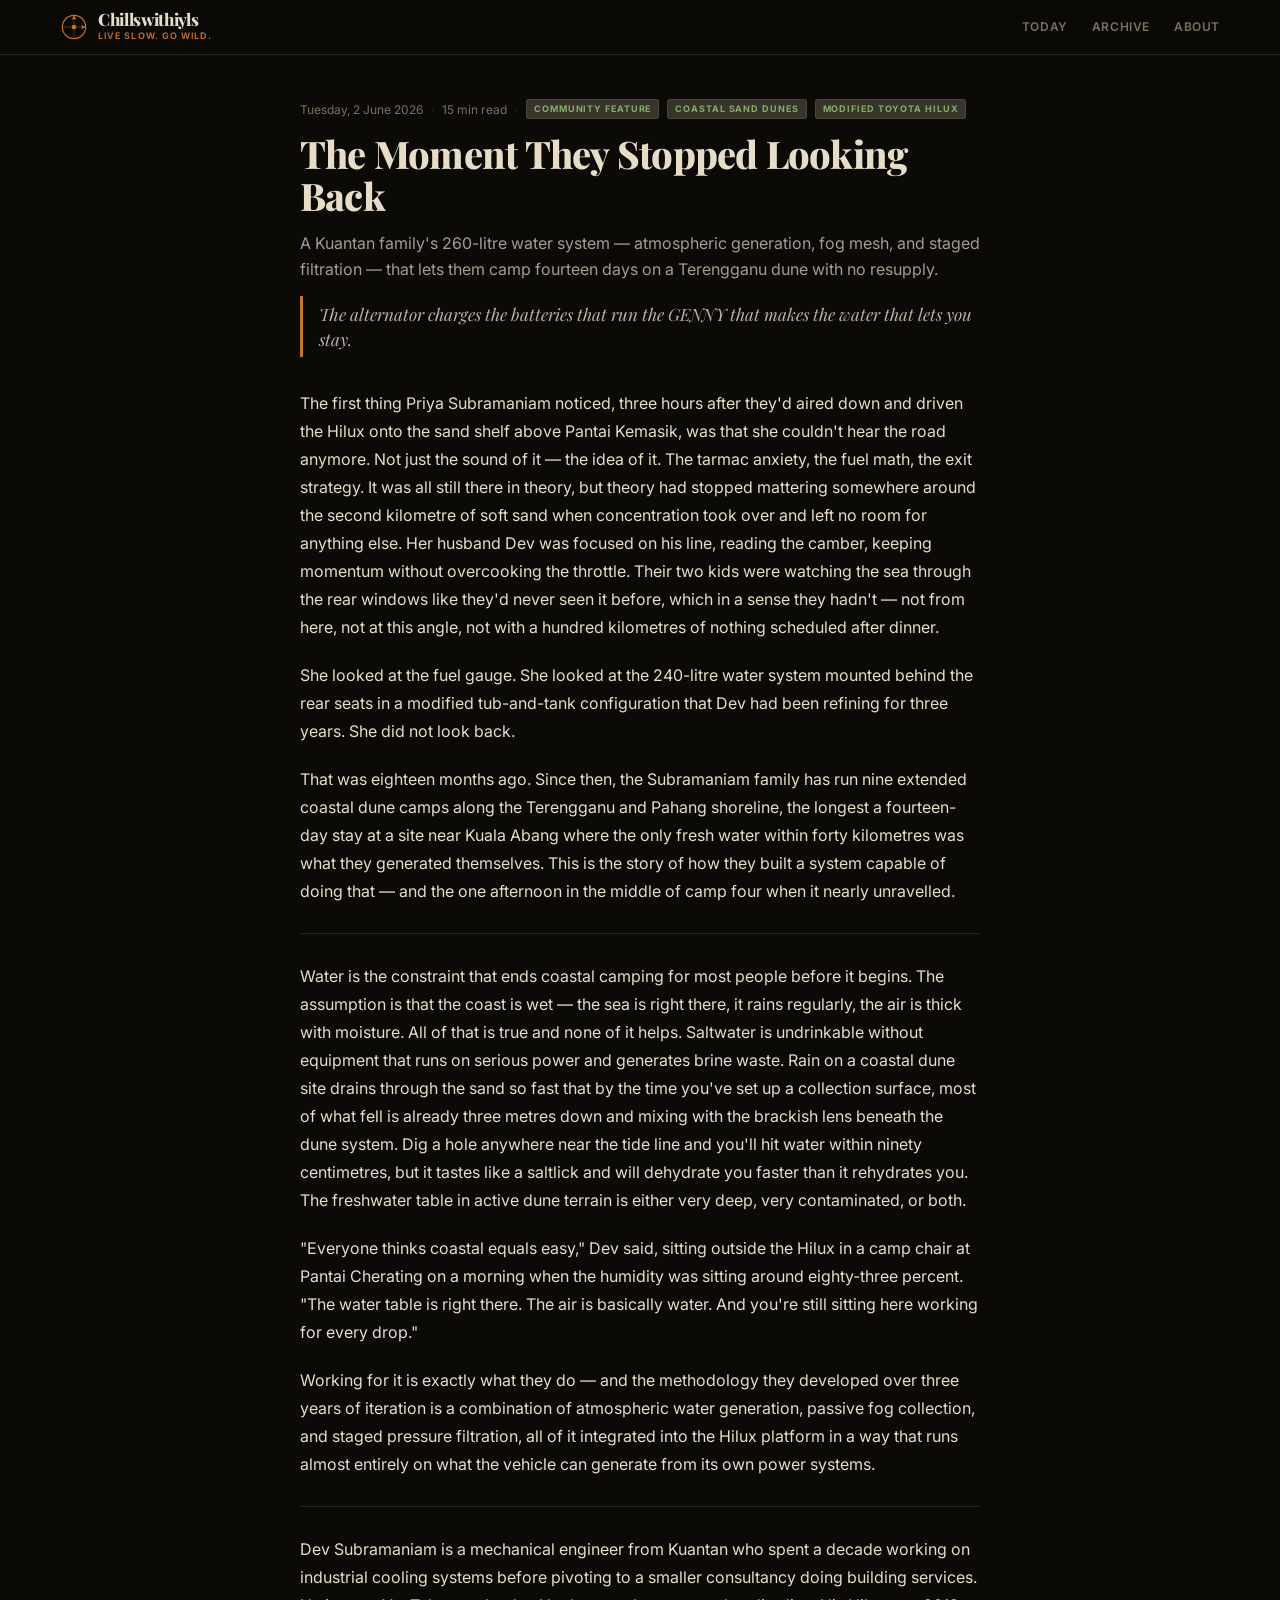
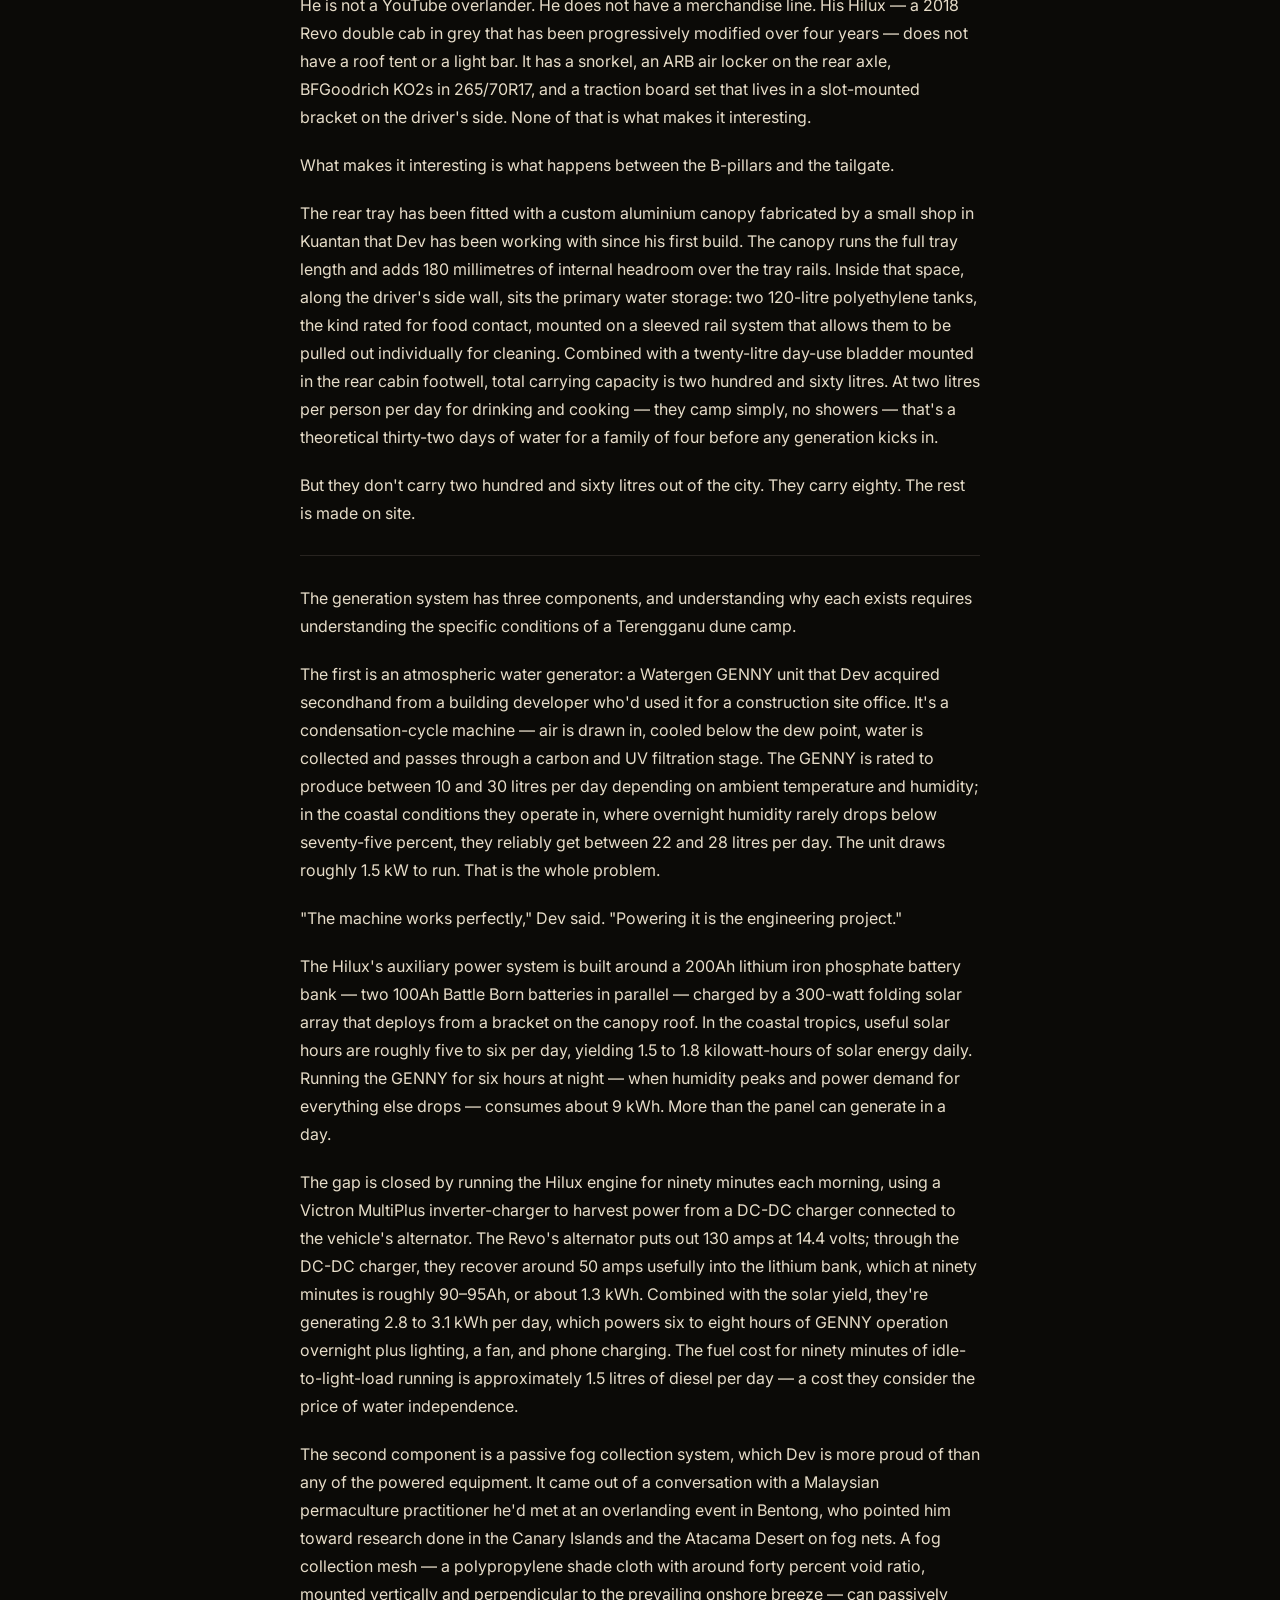
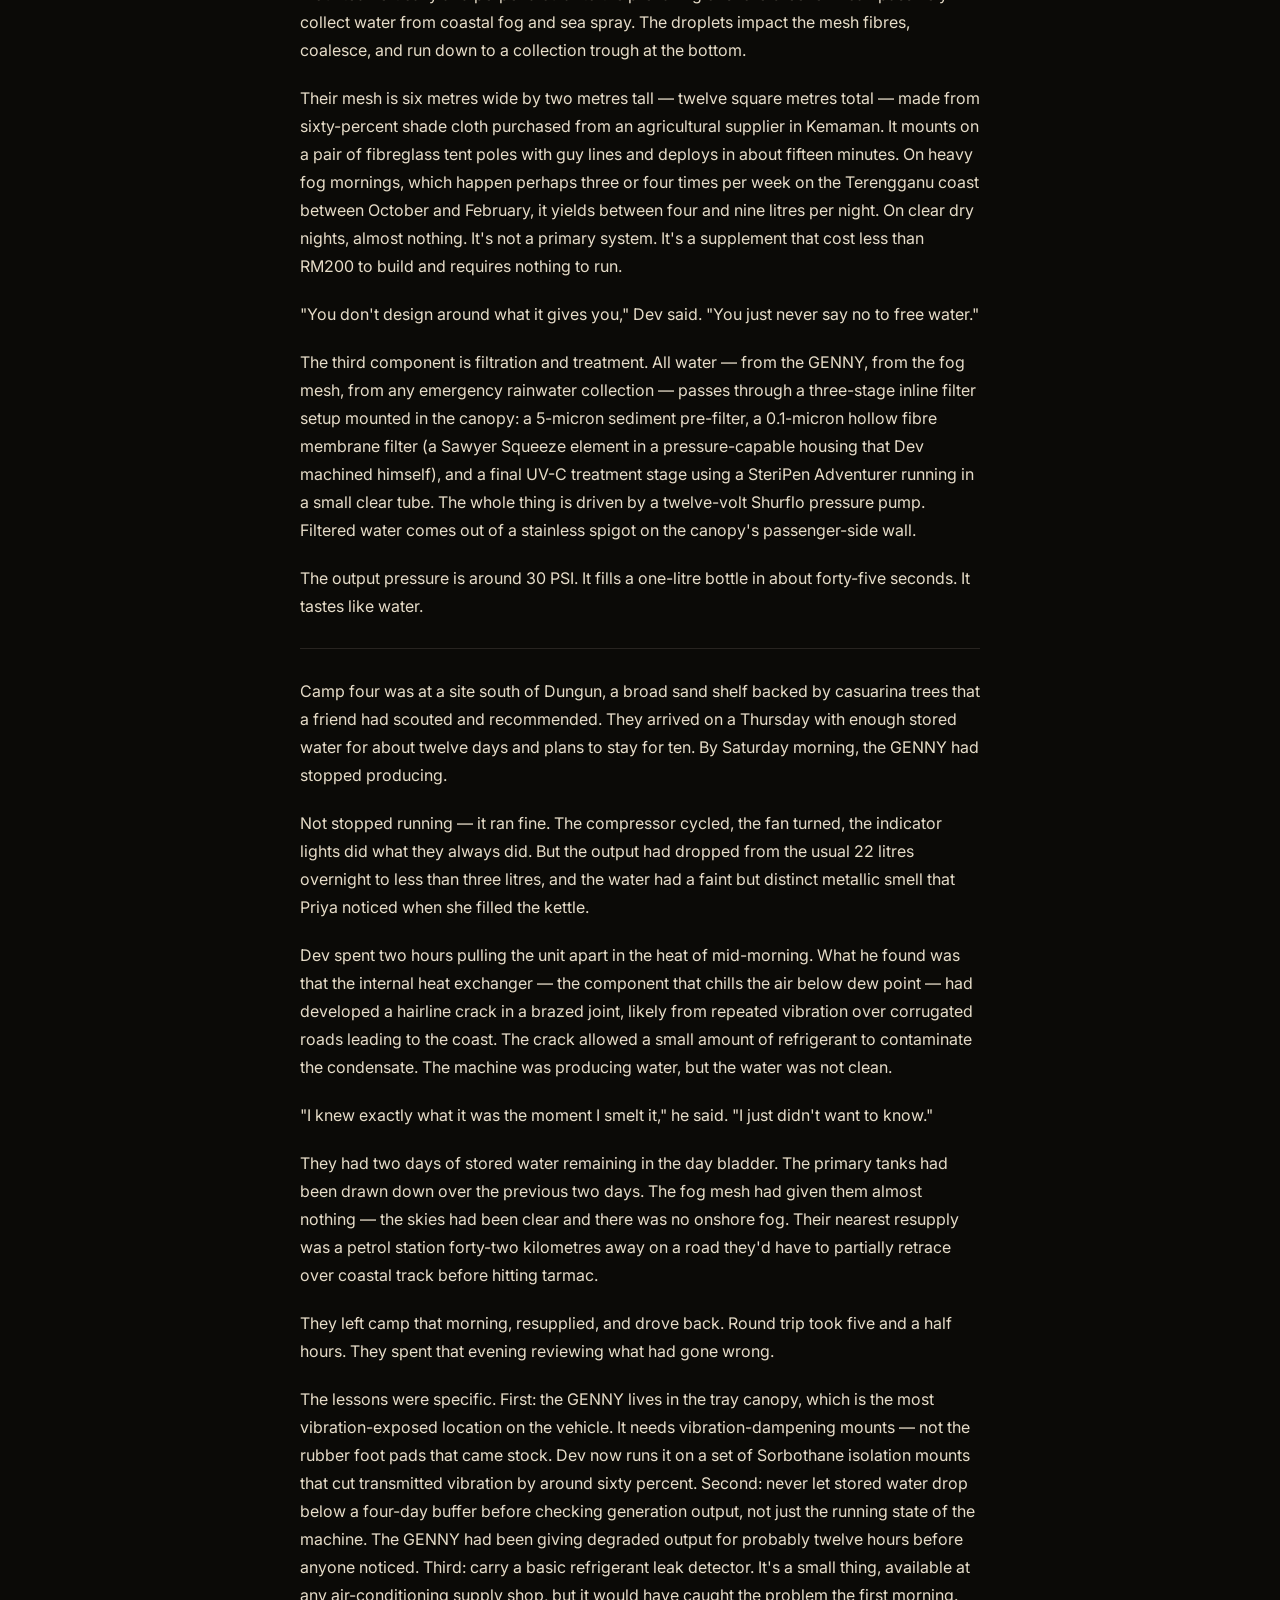
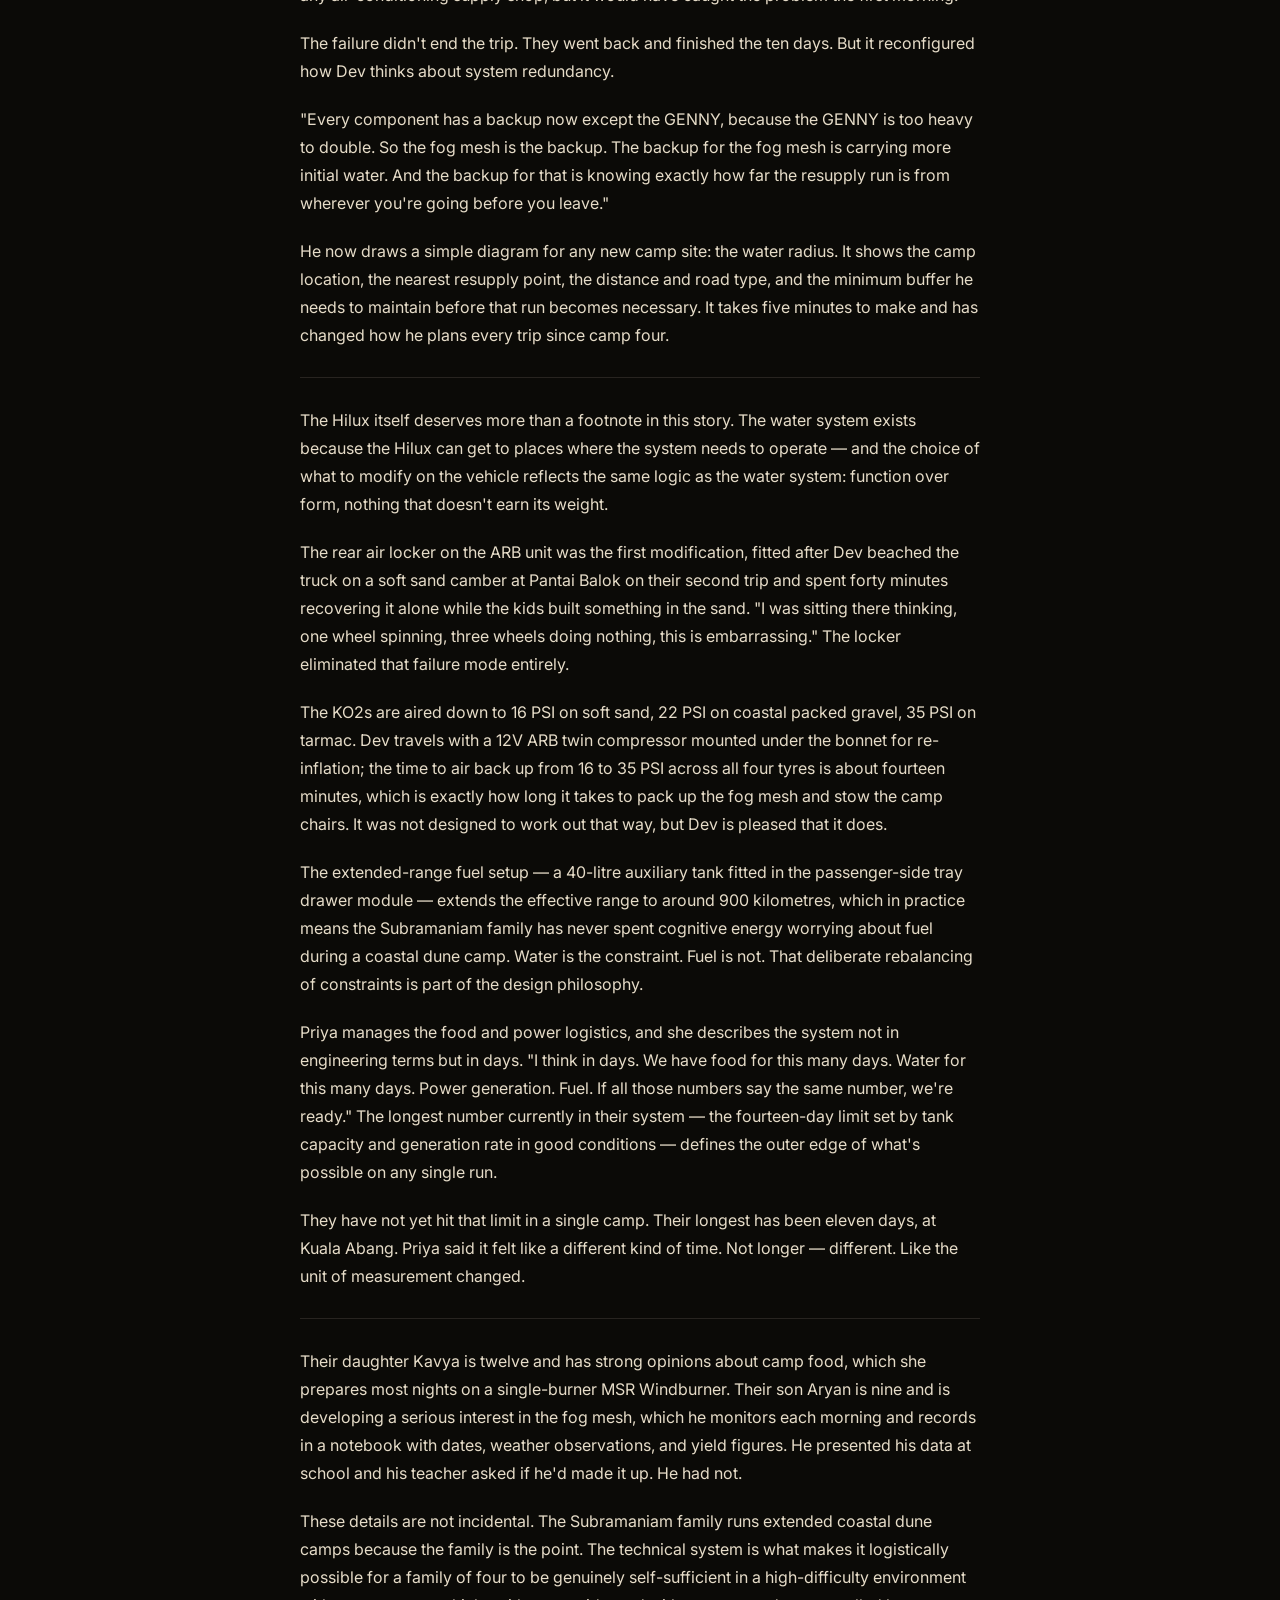
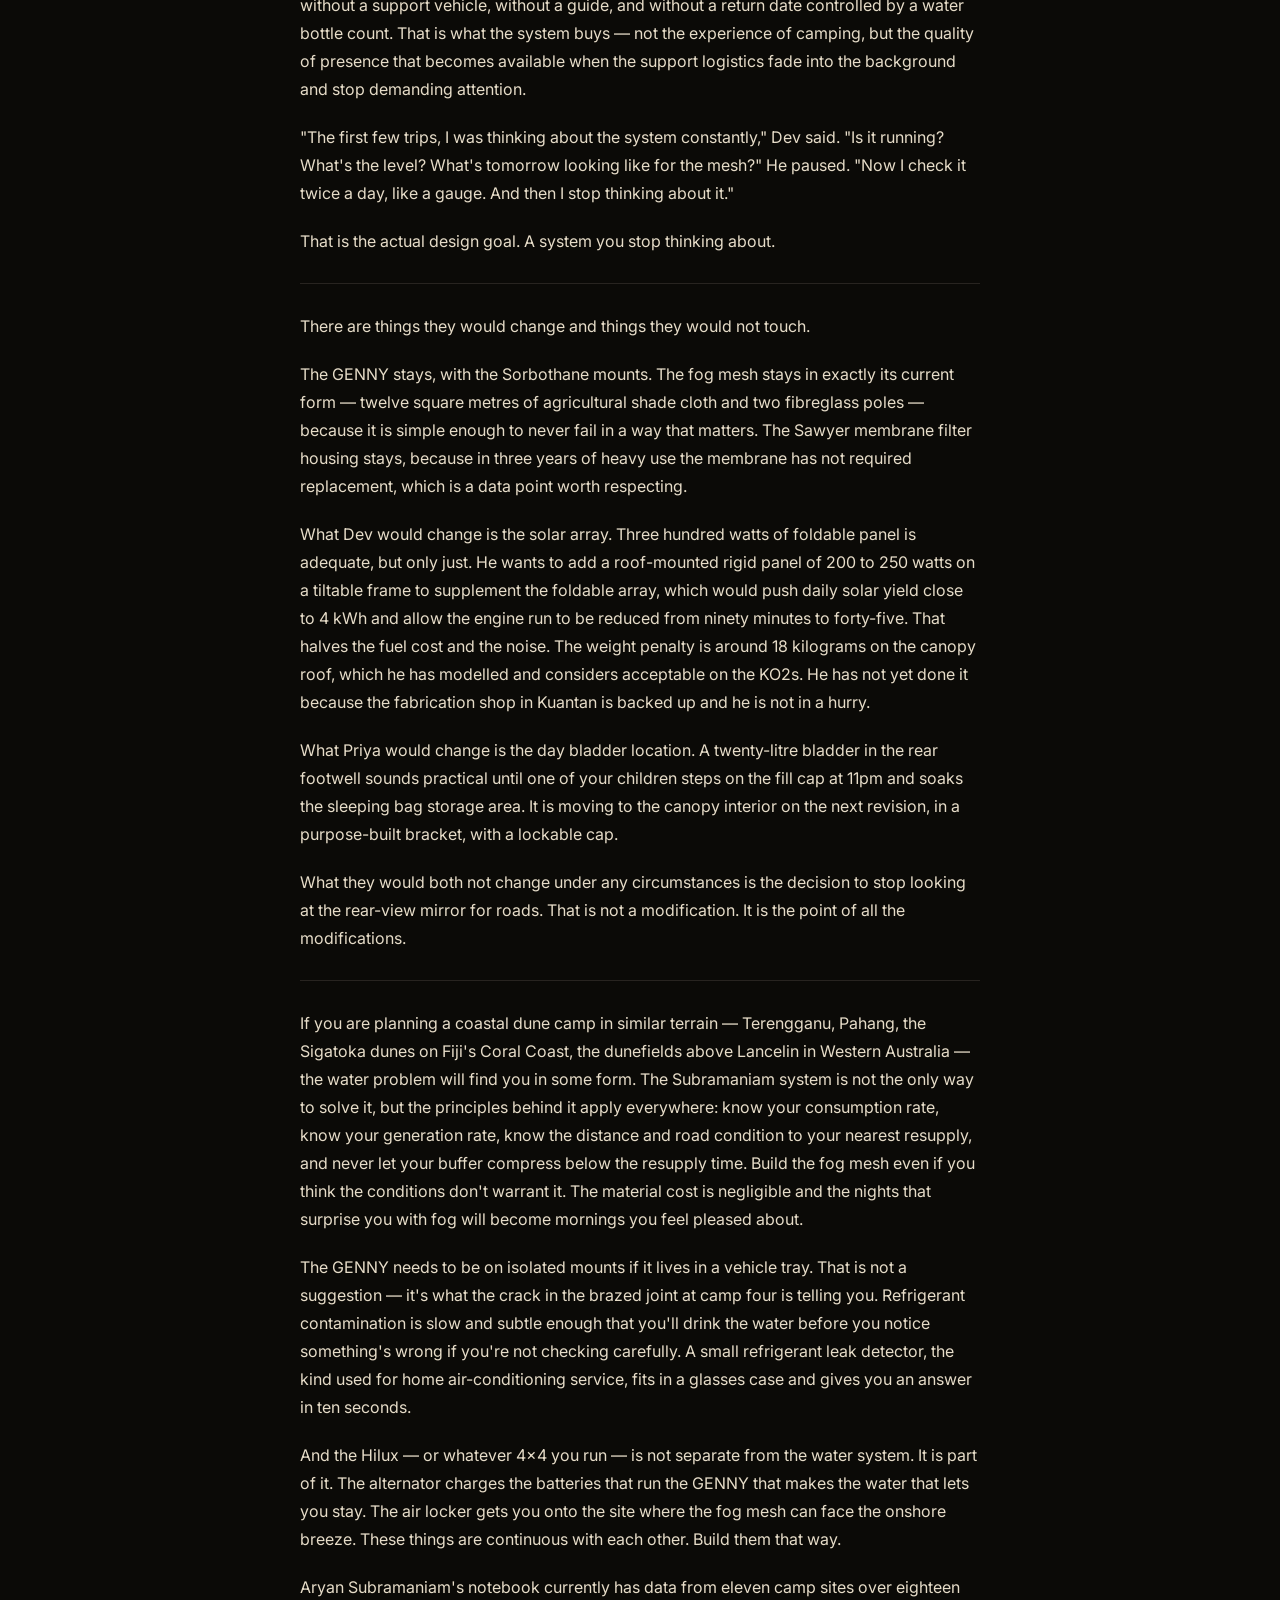
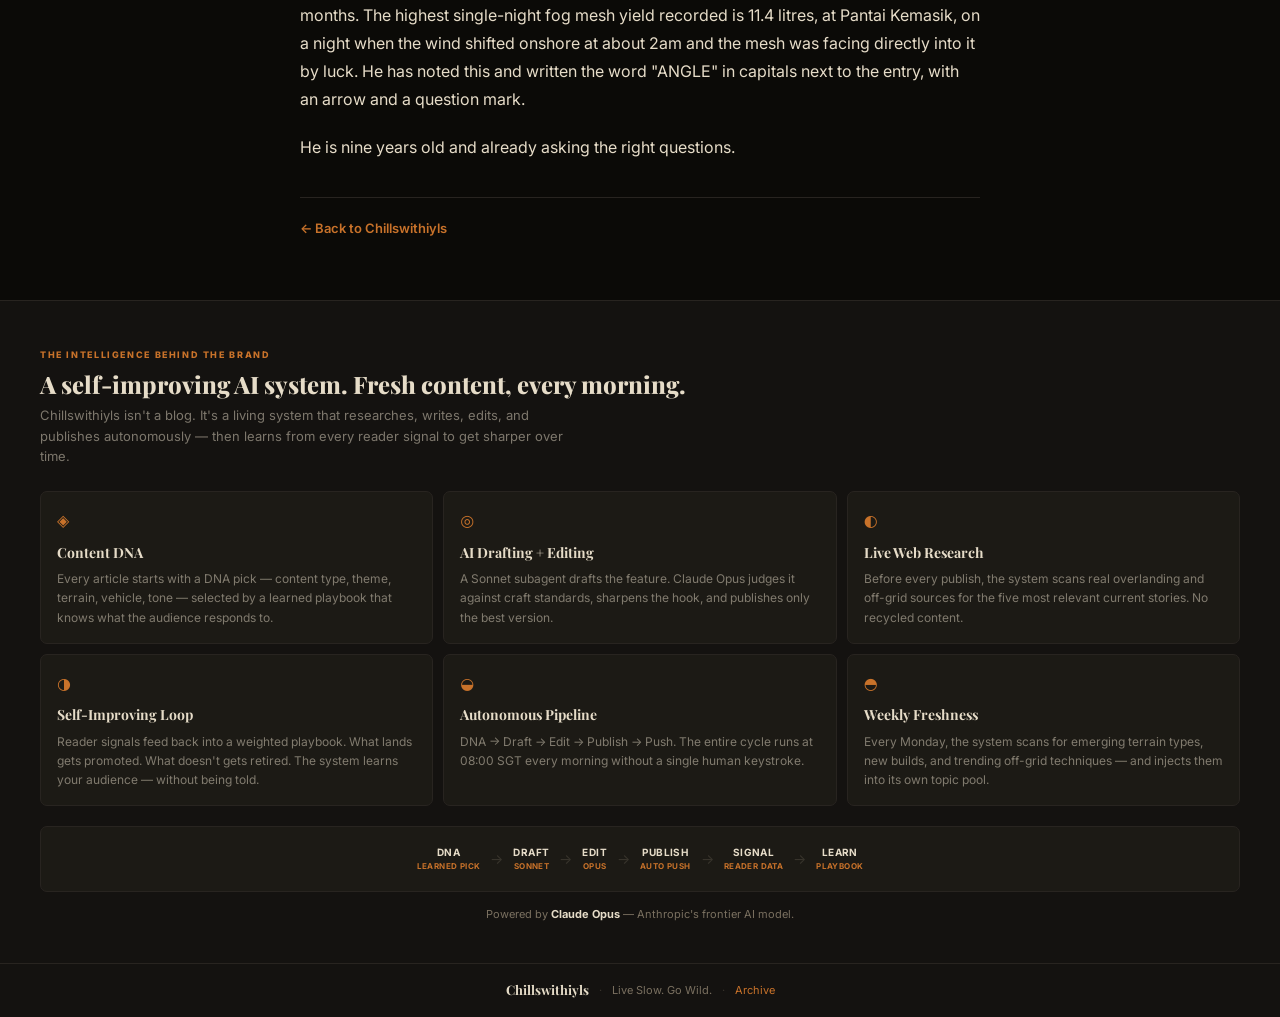
<file: articles/2026-06-02-the-moment-they-stopped-looking-back.html>
<!DOCTYPE html>
<html lang="en">
<head>
<meta charset="utf-8">
<meta name="viewport" content="width=device-width, initial-scale=1">
<title>The Moment They Stopped Looking Back — Chillswithiyls</title>
<meta name="description" content="A Kuantan family&#x27;s 260-litre water system — atmospheric generation, fog mesh, and staged filtration — that lets them camp fourteen days on a Terengganu dune with no resupply.">
<link rel="canonical" href="https://adamdegoat.github.io/chillswithiyls/articles/2026-06-02-the-moment-they-stopped-looking-back.html">
<meta property="og:type" content="website">
<meta property="og:site_name" content="Chillswithiyls">
<meta property="og:title" content="The Moment They Stopped Looking Back — Chillswithiyls">
<meta property="og:description" content="A Kuantan family&#x27;s 260-litre water system — atmospheric generation, fog mesh, and staged filtration — that lets them camp fourteen days on a Terengganu dune with no resupply.">
<meta property="og:image" content="https://adamdegoat.github.io/chillswithiyls/assets/og-default.png">
<meta property="og:url" content="https://adamdegoat.github.io/chillswithiyls/articles/2026-06-02-the-moment-they-stopped-looking-back.html">
<meta name="twitter:card" content="summary_large_image">
<link rel="preconnect" href="https://fonts.googleapis.com">
<link rel="preconnect" href="https://fonts.gstatic.com" crossorigin>
<link href="https://fonts.googleapis.com/css2?family=Playfair+Display:ital,wght@0,700;0,800;1,700&family=Inter:wght@400;500;600&display=swap" rel="stylesheet">
<link rel="stylesheet" href="https://adamdegoat.github.io/chillswithiyls/assets/style.css?v=202606111532">
</head>
<body>

<header class="masthead">
  <div class="mast-inner">
    <a href="https://adamdegoat.github.io/chillswithiyls/" class="mast-logo">
      <svg class="mast-icon" viewBox="0 0 48 48" fill="none" xmlns="http://www.w3.org/2000/svg">
        <circle cx="24" cy="24" r="20" stroke="currentColor" stroke-width="2"/>
        <path d="M24 4 L24 44 M4 24 L44 24" stroke="currentColor" stroke-width="1.5" opacity="0.4"/>
        <circle cx="24" cy="24" r="4" fill="currentColor"/>
        <path d="M24 4 L28 12 L24 10 L20 12 Z" fill="currentColor"/>
        <path d="M44 24 L36 20 L38 24 L36 28 Z" fill="currentColor"/>
      </svg>
      <div class="mast-text">
        <span class="mast-brand">Chillswithiyls</span>
        <span class="mast-tag">Live Slow. Go Wild.</span>
      </div>
    </a>
    <nav class="mast-nav">
      <a href="https://adamdegoat.github.io/chillswithiyls/home.html">Today</a>
      <a href="https://adamdegoat.github.io/chillswithiyls/archive.html">Archive</a>
      <a href="https://adamdegoat.github.io/chillswithiyls/home.html#how-it-works">About</a>
    </nav>
  </div>
</header>


<article class="article-page">
  <header class="article-header">
    <div class="article-meta-top">
      <span>Tuesday, 2 June 2026</span>
      <span class="sep">·</span>
      <span>15 min read</span>
      <span class="sep">·</span><span class="tag">Community Feature</span><span class="tag">Coastal sand dunes</span><span class="tag">Modified Toyota Hilux</span>
    </div>
    <h1 class="article-title">The Moment They Stopped Looking Back</h1>
    <p class="article-summary">A Kuantan family&#x27;s 260-litre water system — atmospheric generation, fog mesh, and staged filtration — that lets them camp fourteen days on a Terengganu dune with no resupply.</p>
    <blockquote class="article-pull">The alternator charges the batteries that run the GENNY that makes the water that lets you stay.</blockquote>
  </header>
  <div class="article-body">
    <p>The first thing Priya Subramaniam noticed, three hours after they&#x27;d aired down and driven the Hilux onto the sand shelf above Pantai Kemasik, was that she couldn&#x27;t hear the road anymore. Not just the sound of it — the idea of it. The tarmac anxiety, the fuel math, the exit strategy. It was all still there in theory, but theory had stopped mattering somewhere around the second kilometre of soft sand when concentration took over and left no room for anything else. Her husband Dev was focused on his line, reading the camber, keeping momentum without overcooking the throttle. Their two kids were watching the sea through the rear windows like they&#x27;d never seen it before, which in a sense they hadn&#x27;t — not from here, not at this angle, not with a hundred kilometres of nothing scheduled after dinner.</p>
<p>She looked at the fuel gauge. She looked at the 240-litre water system mounted behind the rear seats in a modified tub-and-tank configuration that Dev had been refining for three years. She did not look back.</p>
<p>That was eighteen months ago. Since then, the Subramaniam family has run nine extended coastal dune camps along the Terengganu and Pahang shoreline, the longest a fourteen-day stay at a site near Kuala Abang where the only fresh water within forty kilometres was what they generated themselves. This is the story of how they built a system capable of doing that — and the one afternoon in the middle of camp four when it nearly unravelled.</p>
<hr class="section-break">
<p>Water is the constraint that ends coastal camping for most people before it begins. The assumption is that the coast is wet — the sea is right there, it rains regularly, the air is thick with moisture. All of that is true and none of it helps. Saltwater is undrinkable without equipment that runs on serious power and generates brine waste. Rain on a coastal dune site drains through the sand so fast that by the time you&#x27;ve set up a collection surface, most of what fell is already three metres down and mixing with the brackish lens beneath the dune system. Dig a hole anywhere near the tide line and you&#x27;ll hit water within ninety centimetres, but it tastes like a saltlick and will dehydrate you faster than it rehydrates you. The freshwater table in active dune terrain is either very deep, very contaminated, or both.</p>
<p>&quot;Everyone thinks coastal equals easy,&quot; Dev said, sitting outside the Hilux in a camp chair at Pantai Cherating on a morning when the humidity was sitting around eighty-three percent. &quot;The water table is right there. The air is basically water. And you&#x27;re still sitting here working for every drop.&quot;</p>
<p>Working for it is exactly what they do — and the methodology they developed over three years of iteration is a combination of atmospheric water generation, passive fog collection, and staged pressure filtration, all of it integrated into the Hilux platform in a way that runs almost entirely on what the vehicle can generate from its own power systems.</p>
<hr class="section-break">
<p>Dev Subramaniam is a mechanical engineer from Kuantan who spent a decade working on industrial cooling systems before pivoting to a smaller consultancy doing building services. He is not a YouTube overlander. He does not have a merchandise line. His Hilux — a 2018 Revo double cab in grey that has been progressively modified over four years — does not have a roof tent or a light bar. It has a snorkel, an ARB air locker on the rear axle, BFGoodrich KO2s in 265/70R17, and a traction board set that lives in a slot-mounted bracket on the driver&#x27;s side. None of that is what makes it interesting.</p>
<p>What makes it interesting is what happens between the B-pillars and the tailgate.</p>
<p>The rear tray has been fitted with a custom aluminium canopy fabricated by a small shop in Kuantan that Dev has been working with since his first build. The canopy runs the full tray length and adds 180 millimetres of internal headroom over the tray rails. Inside that space, along the driver&#x27;s side wall, sits the primary water storage: two 120-litre polyethylene tanks, the kind rated for food contact, mounted on a sleeved rail system that allows them to be pulled out individually for cleaning. Combined with a twenty-litre day-use bladder mounted in the rear cabin footwell, total carrying capacity is two hundred and sixty litres. At two litres per person per day for drinking and cooking — they camp simply, no showers — that&#x27;s a theoretical thirty-two days of water for a family of four before any generation kicks in.</p>
<p>But they don&#x27;t carry two hundred and sixty litres out of the city. They carry eighty. The rest is made on site.</p>
<hr class="section-break">
<p>The generation system has three components, and understanding why each exists requires understanding the specific conditions of a Terengganu dune camp.</p>
<p>The first is an atmospheric water generator: a Watergen GENNY unit that Dev acquired secondhand from a building developer who&#x27;d used it for a construction site office. It&#x27;s a condensation-cycle machine — air is drawn in, cooled below the dew point, water is collected and passes through a carbon and UV filtration stage. The GENNY is rated to produce between 10 and 30 litres per day depending on ambient temperature and humidity; in the coastal conditions they operate in, where overnight humidity rarely drops below seventy-five percent, they reliably get between 22 and 28 litres per day. The unit draws roughly 1.5 kW to run. That is the whole problem.</p>
<p>&quot;The machine works perfectly,&quot; Dev said. &quot;Powering it is the engineering project.&quot;</p>
<p>The Hilux&#x27;s auxiliary power system is built around a 200Ah lithium iron phosphate battery bank — two 100Ah Battle Born batteries in parallel — charged by a 300-watt folding solar array that deploys from a bracket on the canopy roof. In the coastal tropics, useful solar hours are roughly five to six per day, yielding 1.5 to 1.8 kilowatt-hours of solar energy daily. Running the GENNY for six hours at night — when humidity peaks and power demand for everything else drops — consumes about 9 kWh. More than the panel can generate in a day.</p>
<p>The gap is closed by running the Hilux engine for ninety minutes each morning, using a Victron MultiPlus inverter-charger to harvest power from a DC-DC charger connected to the vehicle&#x27;s alternator. The Revo&#x27;s alternator puts out 130 amps at 14.4 volts; through the DC-DC charger, they recover around 50 amps usefully into the lithium bank, which at ninety minutes is roughly 90–95Ah, or about 1.3 kWh. Combined with the solar yield, they&#x27;re generating 2.8 to 3.1 kWh per day, which powers six to eight hours of GENNY operation overnight plus lighting, a fan, and phone charging. The fuel cost for ninety minutes of idle-to-light-load running is approximately 1.5 litres of diesel per day — a cost they consider the price of water independence.</p>
<p>The second component is a passive fog collection system, which Dev is more proud of than any of the powered equipment. It came out of a conversation with a Malaysian permaculture practitioner he&#x27;d met at an overlanding event in Bentong, who pointed him toward research done in the Canary Islands and the Atacama Desert on fog nets. A fog collection mesh — a polypropylene shade cloth with around forty percent void ratio, mounted vertically and perpendicular to the prevailing onshore breeze — can passively collect water from coastal fog and sea spray. The droplets impact the mesh fibres, coalesce, and run down to a collection trough at the bottom.</p>
<p>Their mesh is six metres wide by two metres tall — twelve square metres total — made from sixty-percent shade cloth purchased from an agricultural supplier in Kemaman. It mounts on a pair of fibreglass tent poles with guy lines and deploys in about fifteen minutes. On heavy fog mornings, which happen perhaps three or four times per week on the Terengganu coast between October and February, it yields between four and nine litres per night. On clear dry nights, almost nothing. It&#x27;s not a primary system. It&#x27;s a supplement that cost less than RM200 to build and requires nothing to run.</p>
<p>&quot;You don&#x27;t design around what it gives you,&quot; Dev said. &quot;You just never say no to free water.&quot;</p>
<p>The third component is filtration and treatment. All water — from the GENNY, from the fog mesh, from any emergency rainwater collection — passes through a three-stage inline filter setup mounted in the canopy: a 5-micron sediment pre-filter, a 0.1-micron hollow fibre membrane filter (a Sawyer Squeeze element in a pressure-capable housing that Dev machined himself), and a final UV-C treatment stage using a SteriPen Adventurer running in a small clear tube. The whole thing is driven by a twelve-volt Shurflo pressure pump. Filtered water comes out of a stainless spigot on the canopy&#x27;s passenger-side wall.</p>
<p>The output pressure is around 30 PSI. It fills a one-litre bottle in about forty-five seconds. It tastes like water.</p>
<hr class="section-break">
<p>Camp four was at a site south of Dungun, a broad sand shelf backed by casuarina trees that a friend had scouted and recommended. They arrived on a Thursday with enough stored water for about twelve days and plans to stay for ten. By Saturday morning, the GENNY had stopped producing.</p>
<p>Not stopped running — it ran fine. The compressor cycled, the fan turned, the indicator lights did what they always did. But the output had dropped from the usual 22 litres overnight to less than three litres, and the water had a faint but distinct metallic smell that Priya noticed when she filled the kettle.</p>
<p>Dev spent two hours pulling the unit apart in the heat of mid-morning. What he found was that the internal heat exchanger — the component that chills the air below dew point — had developed a hairline crack in a brazed joint, likely from repeated vibration over corrugated roads leading to the coast. The crack allowed a small amount of refrigerant to contaminate the condensate. The machine was producing water, but the water was not clean.</p>
<p>&quot;I knew exactly what it was the moment I smelt it,&quot; he said. &quot;I just didn&#x27;t want to know.&quot;</p>
<p>They had two days of stored water remaining in the day bladder. The primary tanks had been drawn down over the previous two days. The fog mesh had given them almost nothing — the skies had been clear and there was no onshore fog. Their nearest resupply was a petrol station forty-two kilometres away on a road they&#x27;d have to partially retrace over coastal track before hitting tarmac.</p>
<p>They left camp that morning, resupplied, and drove back. Round trip took five and a half hours. They spent that evening reviewing what had gone wrong.</p>
<p>The lessons were specific. First: the GENNY lives in the tray canopy, which is the most vibration-exposed location on the vehicle. It needs vibration-dampening mounts — not the rubber foot pads that came stock. Dev now runs it on a set of Sorbothane isolation mounts that cut transmitted vibration by around sixty percent. Second: never let stored water drop below a four-day buffer before checking generation output, not just the running state of the machine. The GENNY had been giving degraded output for probably twelve hours before anyone noticed. Third: carry a basic refrigerant leak detector. It&#x27;s a small thing, available at any air-conditioning supply shop, but it would have caught the problem the first morning.</p>
<p>The failure didn&#x27;t end the trip. They went back and finished the ten days. But it reconfigured how Dev thinks about system redundancy.</p>
<p>&quot;Every component has a backup now except the GENNY, because the GENNY is too heavy to double. So the fog mesh is the backup. The backup for the fog mesh is carrying more initial water. And the backup for that is knowing exactly how far the resupply run is from wherever you&#x27;re going before you leave.&quot;</p>
<p>He now draws a simple diagram for any new camp site: the water radius. It shows the camp location, the nearest resupply point, the distance and road type, and the minimum buffer he needs to maintain before that run becomes necessary. It takes five minutes to make and has changed how he plans every trip since camp four.</p>
<hr class="section-break">
<p>The Hilux itself deserves more than a footnote in this story. The water system exists because the Hilux can get to places where the system needs to operate — and the choice of what to modify on the vehicle reflects the same logic as the water system: function over form, nothing that doesn&#x27;t earn its weight.</p>
<p>The rear air locker on the ARB unit was the first modification, fitted after Dev beached the truck on a soft sand camber at Pantai Balok on their second trip and spent forty minutes recovering it alone while the kids built something in the sand. &quot;I was sitting there thinking, one wheel spinning, three wheels doing nothing, this is embarrassing.&quot; The locker eliminated that failure mode entirely.</p>
<p>The KO2s are aired down to 16 PSI on soft sand, 22 PSI on coastal packed gravel, 35 PSI on tarmac. Dev travels with a 12V ARB twin compressor mounted under the bonnet for re-inflation; the time to air back up from 16 to 35 PSI across all four tyres is about fourteen minutes, which is exactly how long it takes to pack up the fog mesh and stow the camp chairs. It was not designed to work out that way, but Dev is pleased that it does.</p>
<p>The extended-range fuel setup — a 40-litre auxiliary tank fitted in the passenger-side tray drawer module — extends the effective range to around 900 kilometres, which in practice means the Subramaniam family has never spent cognitive energy worrying about fuel during a coastal dune camp. Water is the constraint. Fuel is not. That deliberate rebalancing of constraints is part of the design philosophy.</p>
<p>Priya manages the food and power logistics, and she describes the system not in engineering terms but in days. &quot;I think in days. We have food for this many days. Water for this many days. Power generation. Fuel. If all those numbers say the same number, we&#x27;re ready.&quot; The longest number currently in their system — the fourteen-day limit set by tank capacity and generation rate in good conditions — defines the outer edge of what&#x27;s possible on any single run.</p>
<p>They have not yet hit that limit in a single camp. Their longest has been eleven days, at Kuala Abang. Priya said it felt like a different kind of time. Not longer — different. Like the unit of measurement changed.</p>
<hr class="section-break">
<p>Their daughter Kavya is twelve and has strong opinions about camp food, which she prepares most nights on a single-burner MSR Windburner. Their son Aryan is nine and is developing a serious interest in the fog mesh, which he monitors each morning and records in a notebook with dates, weather observations, and yield figures. He presented his data at school and his teacher asked if he&#x27;d made it up. He had not.</p>
<p>These details are not incidental. The Subramaniam family runs extended coastal dune camps because the family is the point. The technical system is what makes it logistically possible for a family of four to be genuinely self-sufficient in a high-difficulty environment without a support vehicle, without a guide, and without a return date controlled by a water bottle count. That is what the system buys — not the experience of camping, but the quality of presence that becomes available when the support logistics fade into the background and stop demanding attention.</p>
<p>&quot;The first few trips, I was thinking about the system constantly,&quot; Dev said. &quot;Is it running? What&#x27;s the level? What&#x27;s tomorrow looking like for the mesh?&quot; He paused. &quot;Now I check it twice a day, like a gauge. And then I stop thinking about it.&quot;</p>
<p>That is the actual design goal. A system you stop thinking about.</p>
<hr class="section-break">
<p>There are things they would change and things they would not touch.</p>
<p>The GENNY stays, with the Sorbothane mounts. The fog mesh stays in exactly its current form — twelve square metres of agricultural shade cloth and two fibreglass poles — because it is simple enough to never fail in a way that matters. The Sawyer membrane filter housing stays, because in three years of heavy use the membrane has not required replacement, which is a data point worth respecting.</p>
<p>What Dev would change is the solar array. Three hundred watts of foldable panel is adequate, but only just. He wants to add a roof-mounted rigid panel of 200 to 250 watts on a tiltable frame to supplement the foldable array, which would push daily solar yield close to 4 kWh and allow the engine run to be reduced from ninety minutes to forty-five. That halves the fuel cost and the noise. The weight penalty is around 18 kilograms on the canopy roof, which he has modelled and considers acceptable on the KO2s. He has not yet done it because the fabrication shop in Kuantan is backed up and he is not in a hurry.</p>
<p>What Priya would change is the day bladder location. A twenty-litre bladder in the rear footwell sounds practical until one of your children steps on the fill cap at 11pm and soaks the sleeping bag storage area. It is moving to the canopy interior on the next revision, in a purpose-built bracket, with a lockable cap.</p>
<p>What they would both not change under any circumstances is the decision to stop looking at the rear-view mirror for roads. That is not a modification. It is the point of all the modifications.</p>
<hr class="section-break">
<p>If you are planning a coastal dune camp in similar terrain — Terengganu, Pahang, the Sigatoka dunes on Fiji&#x27;s Coral Coast, the dunefields above Lancelin in Western Australia — the water problem will find you in some form. The Subramaniam system is not the only way to solve it, but the principles behind it apply everywhere: know your consumption rate, know your generation rate, know the distance and road condition to your nearest resupply, and never let your buffer compress below the resupply time. Build the fog mesh even if you think the conditions don&#x27;t warrant it. The material cost is negligible and the nights that surprise you with fog will become mornings you feel pleased about.</p>
<p>The GENNY needs to be on isolated mounts if it lives in a vehicle tray. That is not a suggestion — it&#x27;s what the crack in the brazed joint at camp four is telling you. Refrigerant contamination is slow and subtle enough that you&#x27;ll drink the water before you notice something&#x27;s wrong if you&#x27;re not checking carefully. A small refrigerant leak detector, the kind used for home air-conditioning service, fits in a glasses case and gives you an answer in ten seconds.</p>
<p>And the Hilux — or whatever 4x4 you run — is not separate from the water system. It is part of it. The alternator charges the batteries that run the GENNY that makes the water that lets you stay. The air locker gets you onto the site where the fog mesh can face the onshore breeze. These things are continuous with each other. Build them that way.</p>
<p>Aryan Subramaniam&#x27;s notebook currently has data from eleven camp sites over eighteen months. The highest single-night fog mesh yield recorded is 11.4 litres, at Pantai Kemasik, on a night when the wind shifted onshore at about 2am and the mesh was facing directly into it by luck. He has noted this and written the word &quot;ANGLE&quot; in capitals next to the entry, with an arrow and a question mark.</p>
<p>He is nine years old and already asking the right questions.</p>
  </div>
  <footer class="article-footer">
    <a href="https://adamdegoat.github.io/chillswithiyls/" class="back-link">← Back to Chillswithiyls</a>
  </footer>
</article>


<section class="how-it-works" id="how-it-works">
  <div class="hiw-inner">
    <div class="hiw-header">
      <span class="hiw-eyebrow">The Intelligence Behind the Brand</span>
      <h2 class="hiw-title">A self-improving AI system. Fresh content, every morning.</h2>
      <p class="hiw-sub">Chillswithiyls isn't a blog. It's a living system that researches, writes, edits, and publishes autonomously — then learns from every reader signal to get sharper over time.</p>
    </div>
    <div class="hiw-grid">
      <div class="hiw-card">
        <div class="hiw-icon">◈</div>
        <h3>Content DNA</h3>
        <p>Every article starts with a DNA pick — content type, theme, terrain, vehicle, tone — selected by a learned playbook that knows what the audience responds to.</p>
      </div>
      <div class="hiw-card">
        <div class="hiw-icon">◎</div>
        <h3>AI Drafting + Editing</h3>
        <p>A Sonnet subagent drafts the feature. Claude Opus judges it against craft standards, sharpens the hook, and publishes only the best version.</p>
      </div>
      <div class="hiw-card">
        <div class="hiw-icon">◐</div>
        <h3>Live Web Research</h3>
        <p>Before every publish, the system scans real overlanding and off-grid sources for the five most relevant current stories. No recycled content.</p>
      </div>
      <div class="hiw-card">
        <div class="hiw-icon">◑</div>
        <h3>Self-Improving Loop</h3>
        <p>Reader signals feed back into a weighted playbook. What lands gets promoted. What doesn't gets retired. The system learns your audience — without being told.</p>
      </div>
      <div class="hiw-card">
        <div class="hiw-icon">◒</div>
        <h3>Autonomous Pipeline</h3>
        <p>DNA → Draft → Edit → Publish → Push. The entire cycle runs at 08:00 SGT every morning without a single human keystroke.</p>
      </div>
      <div class="hiw-card">
        <div class="hiw-icon">◓</div>
        <h3>Weekly Freshness</h3>
        <p>Every Monday, the system scans for emerging terrain types, new builds, and trending off-grid techniques — and injects them into its own topic pool.</p>
      </div>
    </div>
    <div class="hiw-flow">
      <div class="flow-step">DNA<br><span>Learned pick</span></div>
      <div class="flow-arrow">→</div>
      <div class="flow-step">Draft<br><span>Sonnet</span></div>
      <div class="flow-arrow">→</div>
      <div class="flow-step">Edit<br><span>Opus</span></div>
      <div class="flow-arrow">→</div>
      <div class="flow-step">Publish<br><span>Auto push</span></div>
      <div class="flow-arrow">→</div>
      <div class="flow-step">Signal<br><span>Reader data</span></div>
      <div class="flow-arrow">→</div>
      <div class="flow-step">Learn<br><span>Playbook</span></div>
    </div>
    <p class="hiw-powered">Powered by <strong>Claude Opus</strong> — Anthropic's frontier AI model.</p>
  </div>
</section>


<footer class="site-footer">
  <div class="footer-inner">
    <span class="footer-brand">Chillswithiyls</span>
    <span class="footer-sep">·</span>
    <span>Live Slow. Go Wild.</span>
    <span class="footer-sep">·</span>
    <a href="https://adamdegoat.github.io/chillswithiyls/archive.html">Archive</a>
  </div>
</footer>

</body>
</html>
</file>
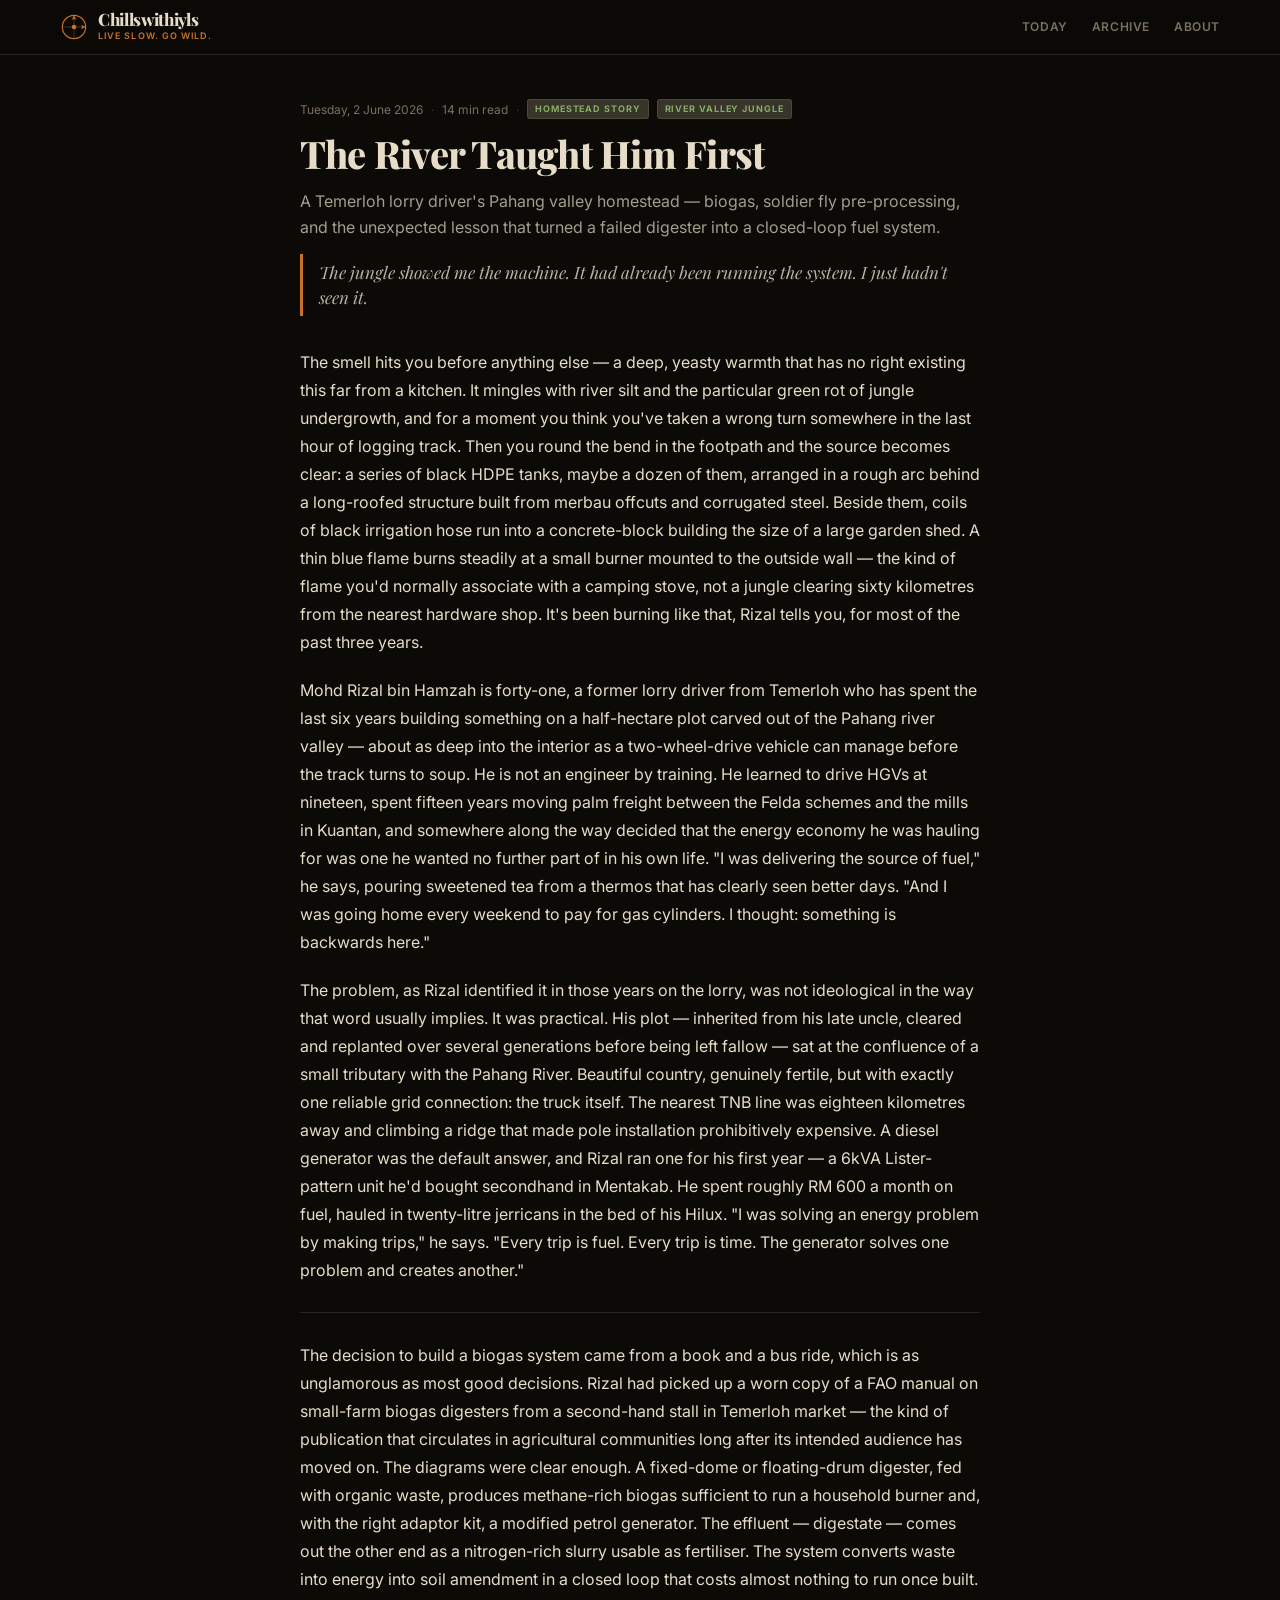
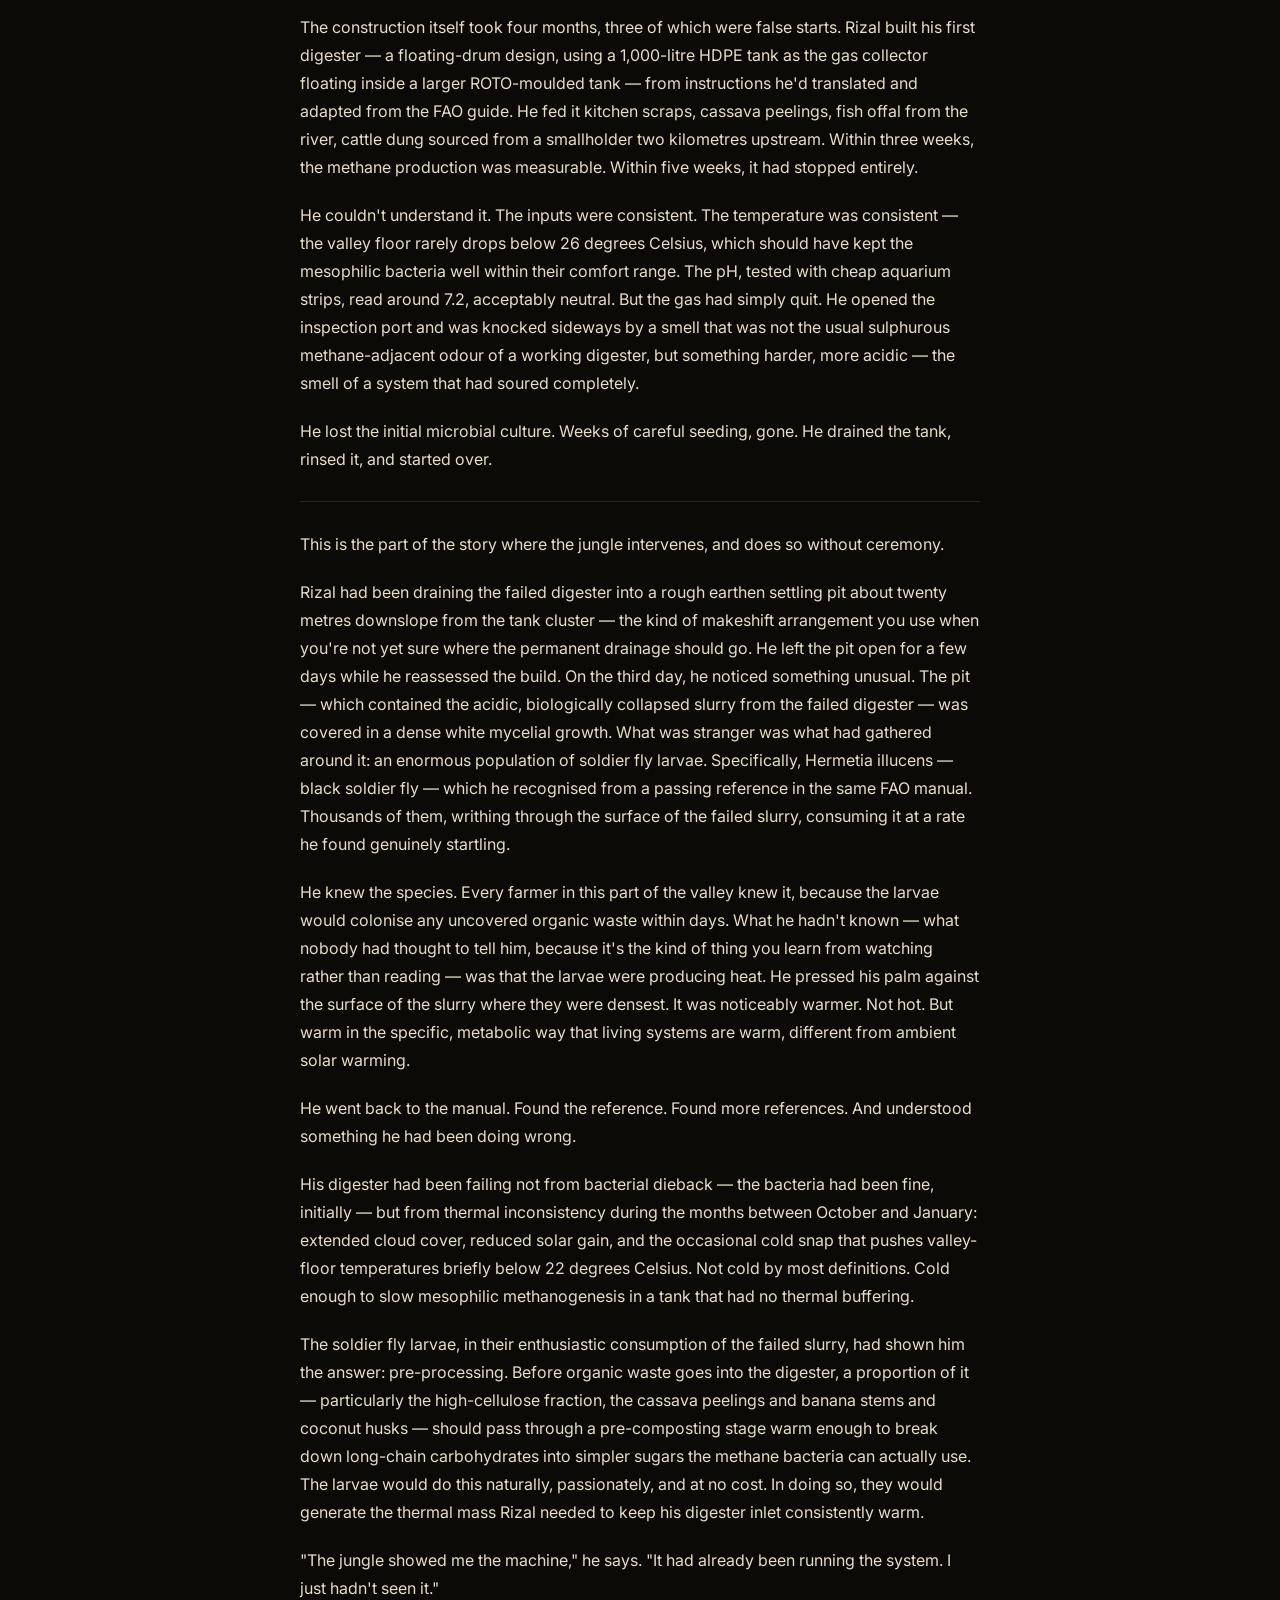
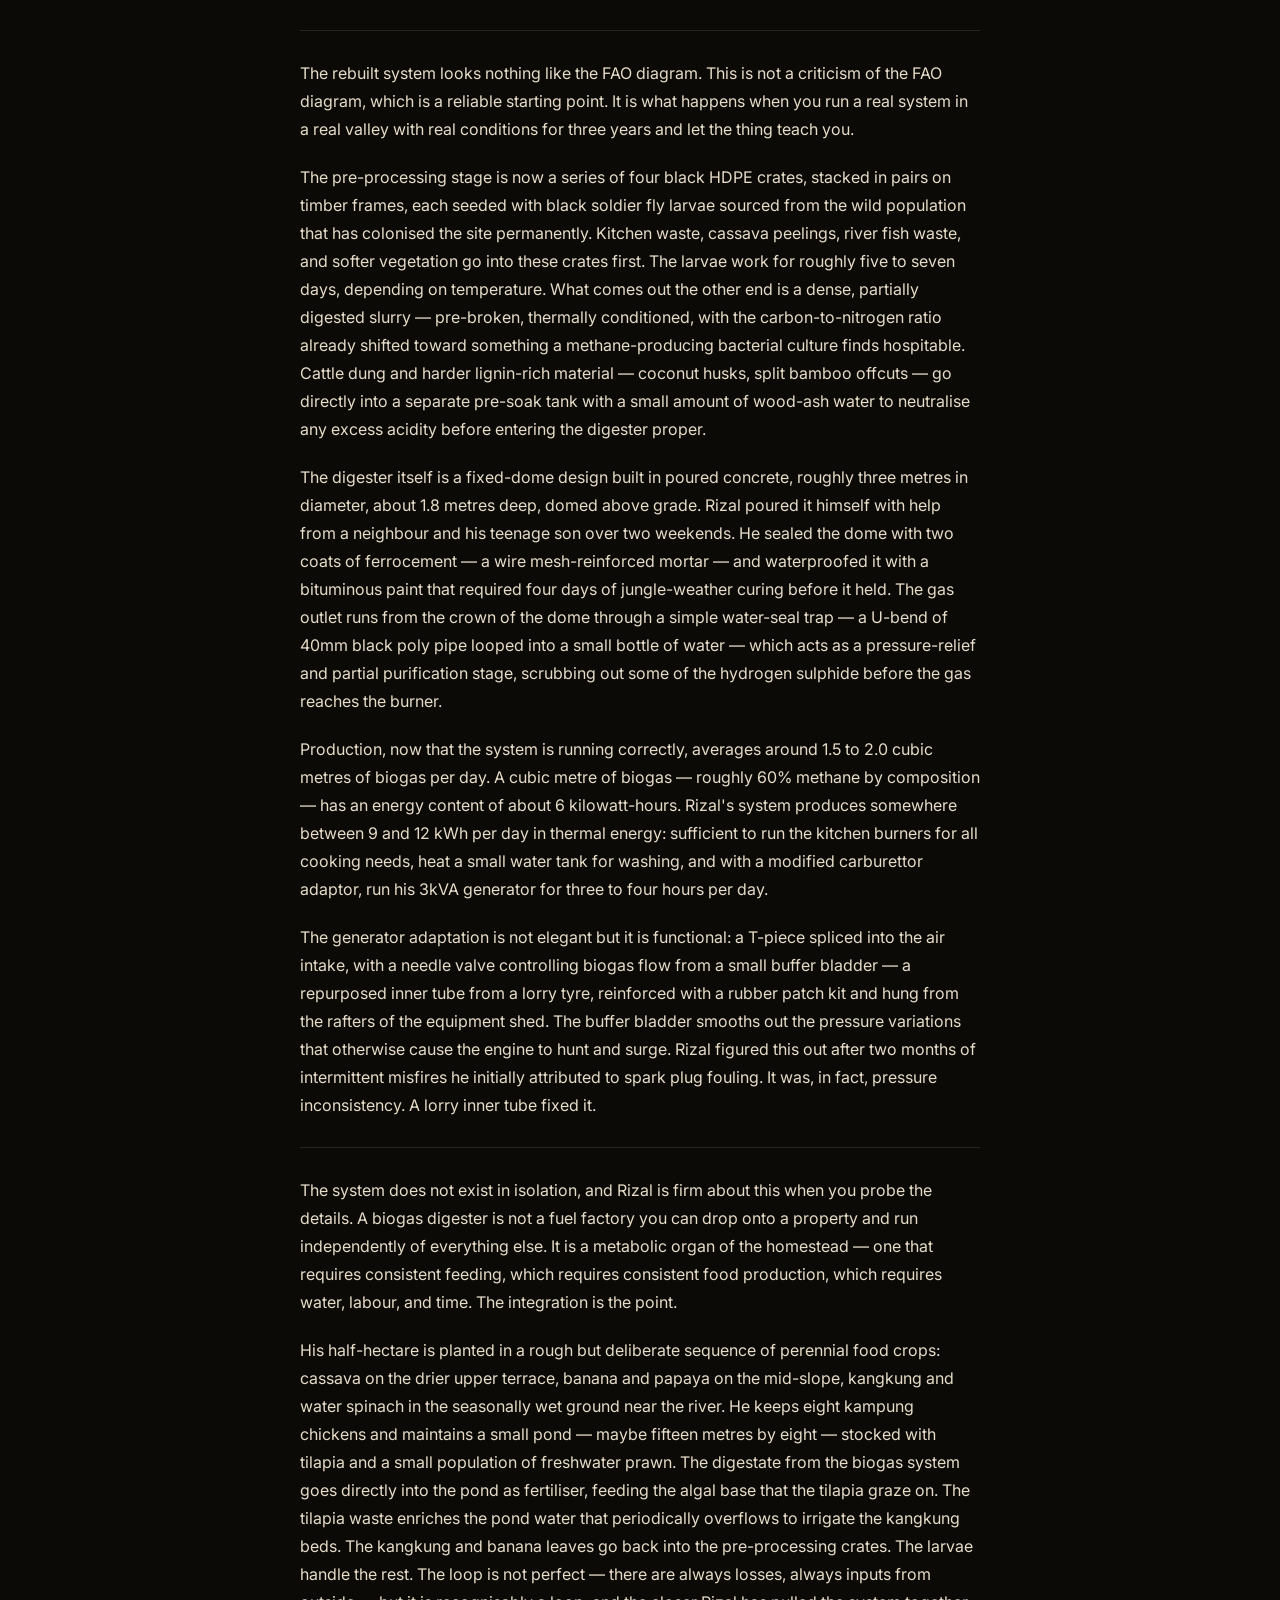
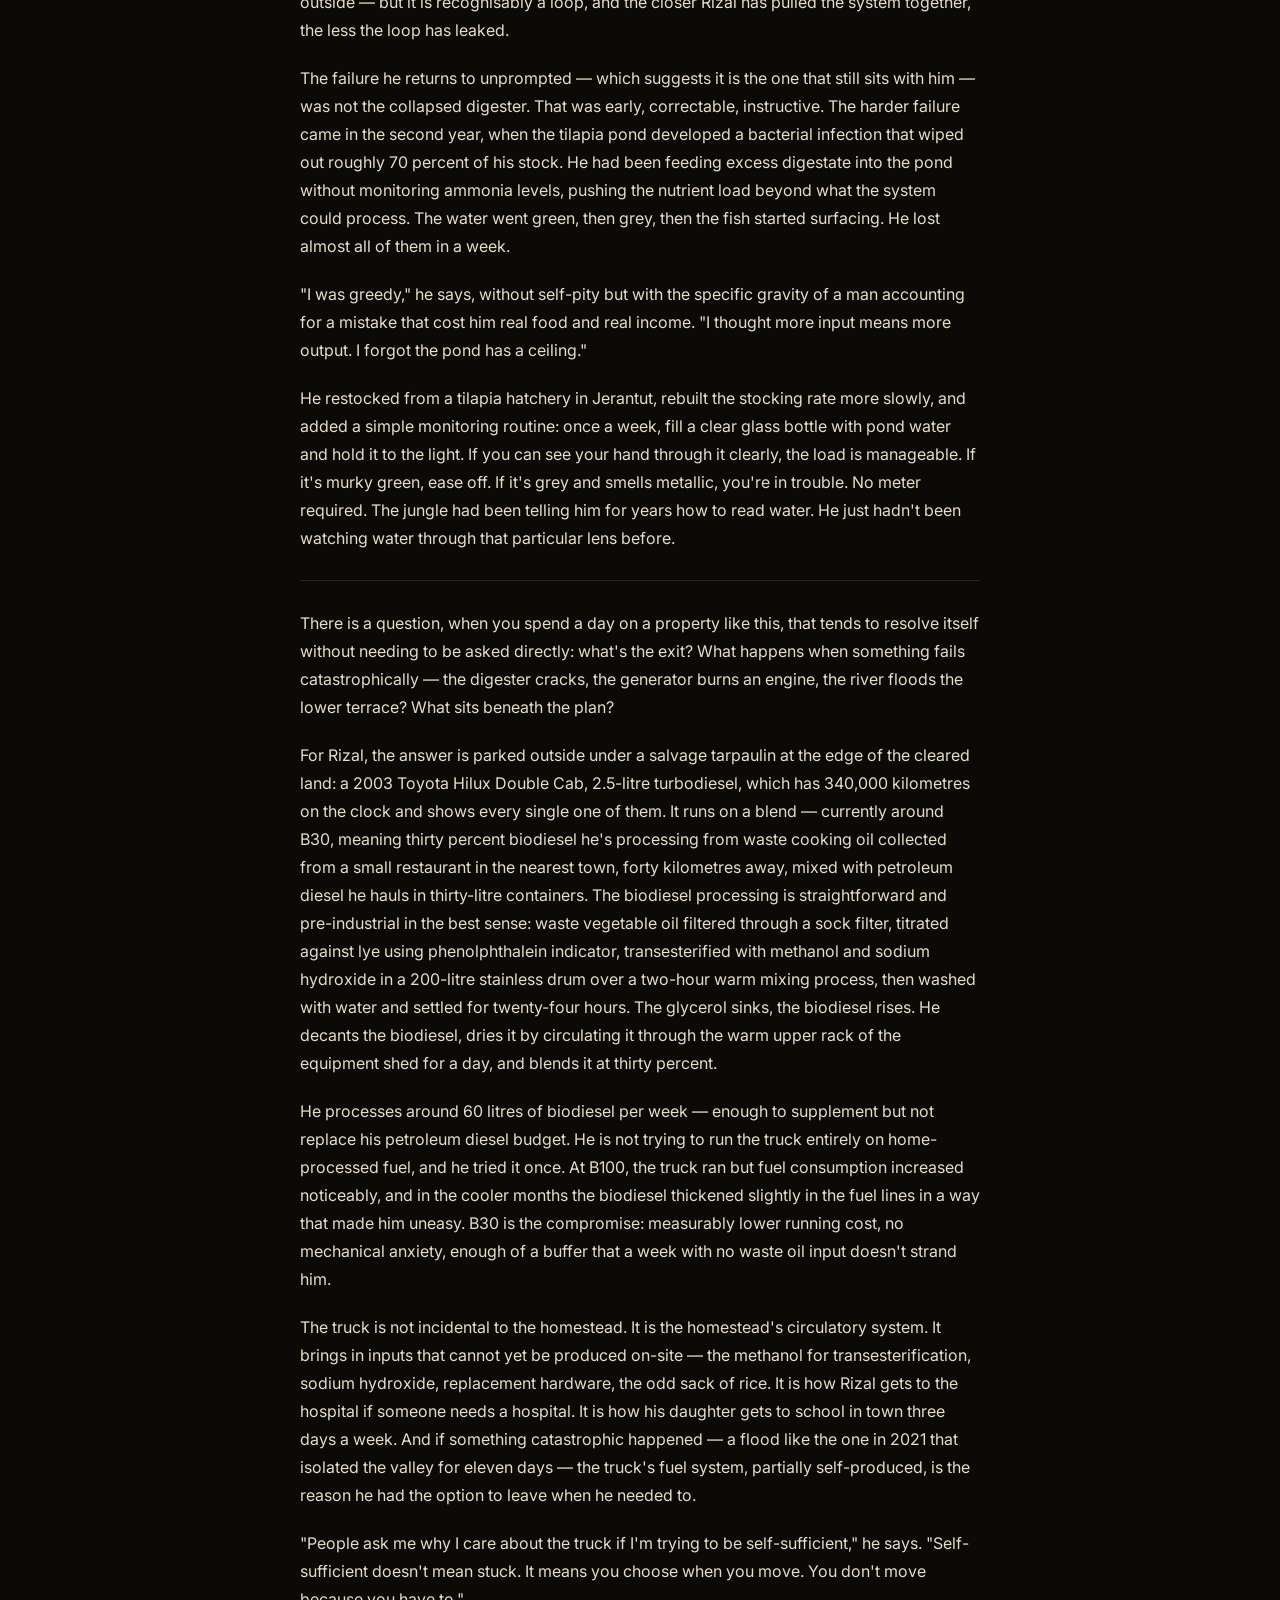
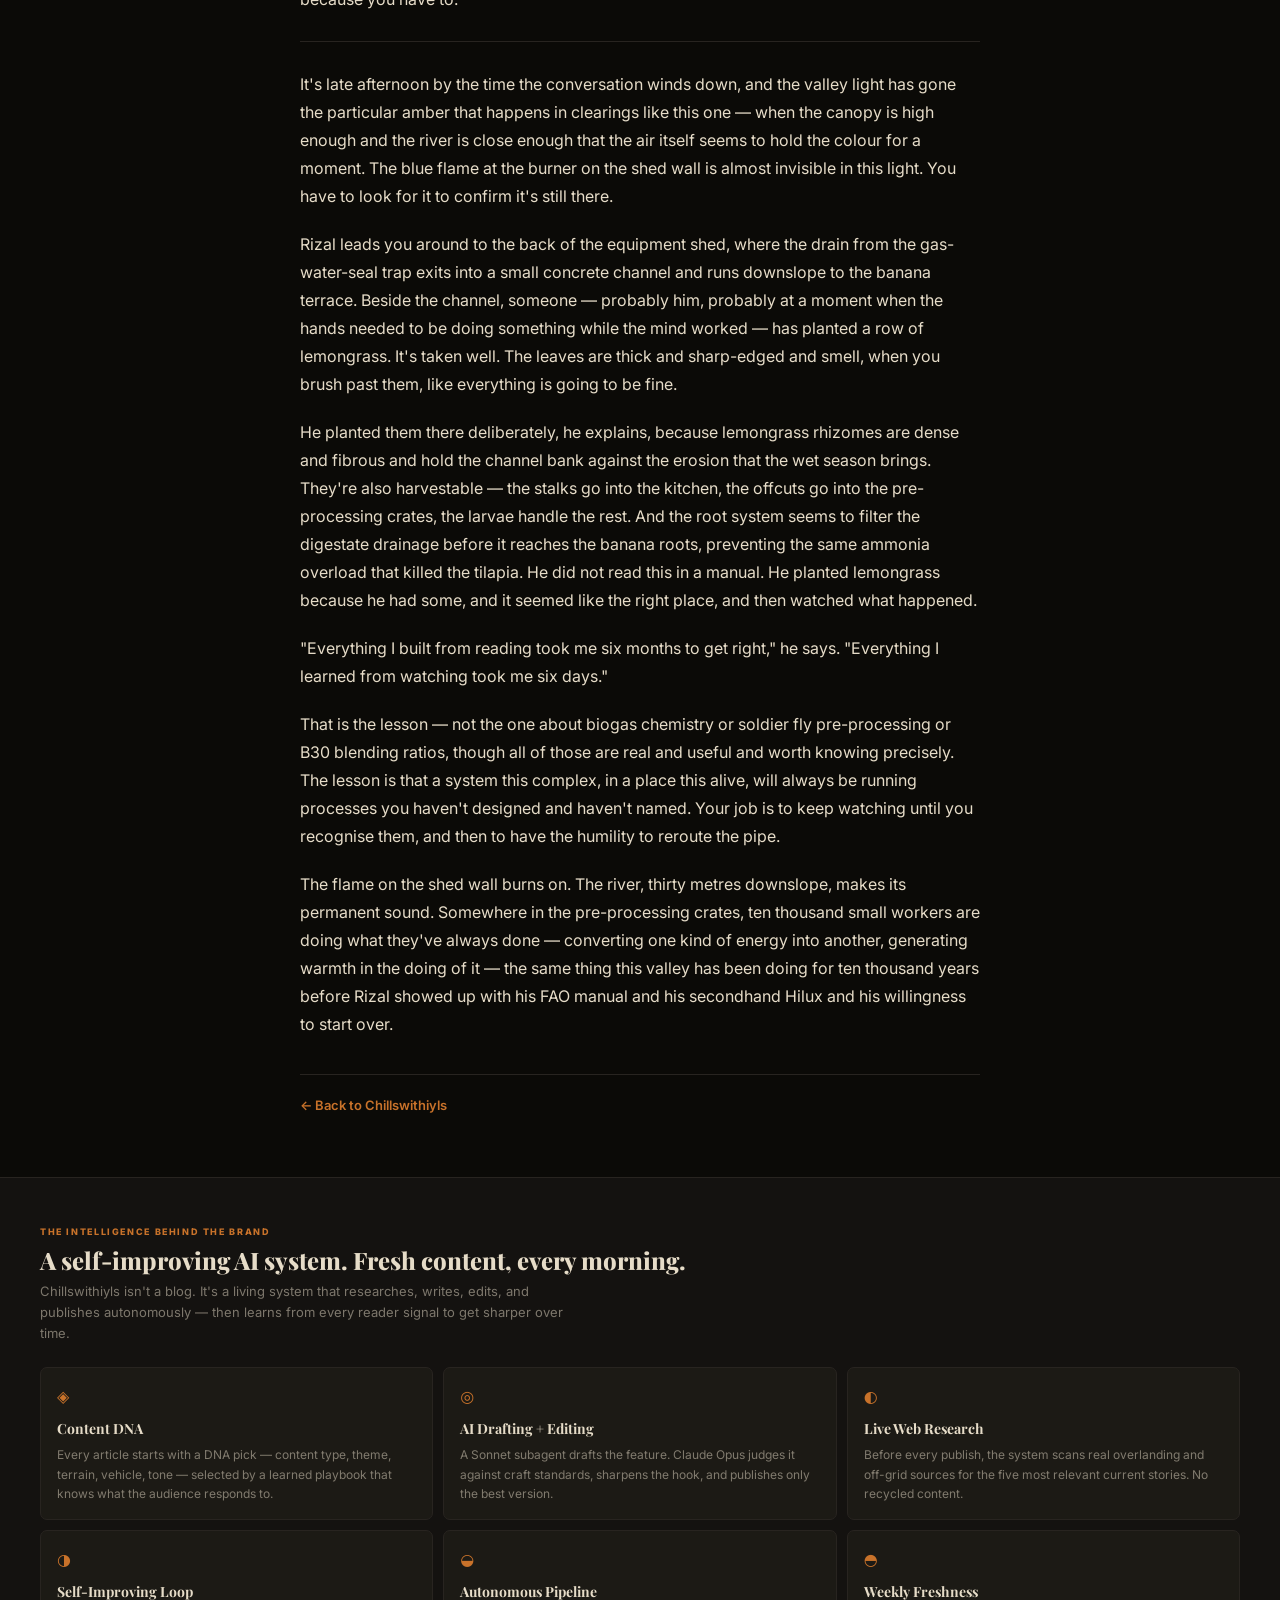
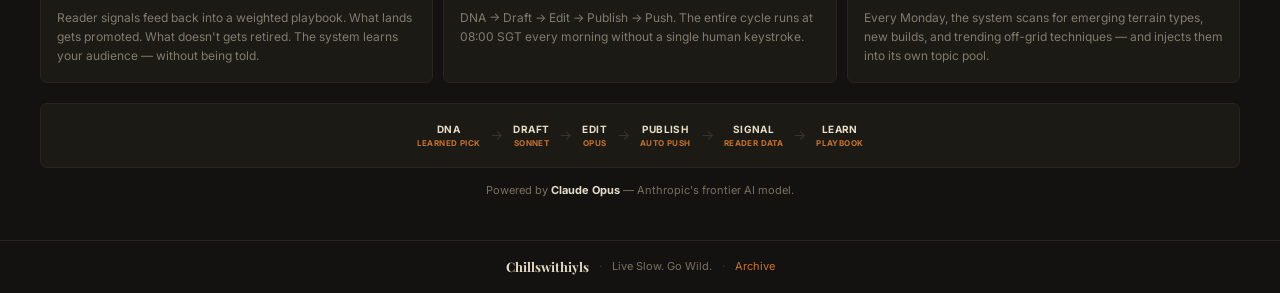
<file: articles/2026-06-02-the-river-taught-him-first.html>
<!DOCTYPE html>
<html lang="en">
<head>
<meta charset="utf-8">
<meta name="viewport" content="width=device-width, initial-scale=1">
<title>The River Taught Him First — Chillswithiyls</title>
<meta name="description" content="A Temerloh lorry driver&#x27;s Pahang valley homestead — biogas, soldier fly pre-processing, and the unexpected lesson that turned a failed digester into a closed-loop fuel system.">
<link rel="canonical" href="https://adamdegoat.github.io/chillswithiyls/articles/2026-06-02-the-river-taught-him-first.html">
<meta property="og:type" content="website">
<meta property="og:site_name" content="Chillswithiyls">
<meta property="og:title" content="The River Taught Him First — Chillswithiyls">
<meta property="og:description" content="A Temerloh lorry driver&#x27;s Pahang valley homestead — biogas, soldier fly pre-processing, and the unexpected lesson that turned a failed digester into a closed-loop fuel system.">
<meta property="og:image" content="https://adamdegoat.github.io/chillswithiyls/assets/og-default.png">
<meta property="og:url" content="https://adamdegoat.github.io/chillswithiyls/articles/2026-06-02-the-river-taught-him-first.html">
<meta name="twitter:card" content="summary_large_image">
<link rel="preconnect" href="https://fonts.googleapis.com">
<link rel="preconnect" href="https://fonts.gstatic.com" crossorigin>
<link href="https://fonts.googleapis.com/css2?family=Playfair+Display:ital,wght@0,700;0,800;1,700&family=Inter:wght@400;500;600&display=swap" rel="stylesheet">
<link rel="stylesheet" href="https://adamdegoat.github.io/chillswithiyls/assets/style.css?v=202606111532">
</head>
<body>

<header class="masthead">
  <div class="mast-inner">
    <a href="https://adamdegoat.github.io/chillswithiyls/" class="mast-logo">
      <svg class="mast-icon" viewBox="0 0 48 48" fill="none" xmlns="http://www.w3.org/2000/svg">
        <circle cx="24" cy="24" r="20" stroke="currentColor" stroke-width="2"/>
        <path d="M24 4 L24 44 M4 24 L44 24" stroke="currentColor" stroke-width="1.5" opacity="0.4"/>
        <circle cx="24" cy="24" r="4" fill="currentColor"/>
        <path d="M24 4 L28 12 L24 10 L20 12 Z" fill="currentColor"/>
        <path d="M44 24 L36 20 L38 24 L36 28 Z" fill="currentColor"/>
      </svg>
      <div class="mast-text">
        <span class="mast-brand">Chillswithiyls</span>
        <span class="mast-tag">Live Slow. Go Wild.</span>
      </div>
    </a>
    <nav class="mast-nav">
      <a href="https://adamdegoat.github.io/chillswithiyls/home.html">Today</a>
      <a href="https://adamdegoat.github.io/chillswithiyls/archive.html">Archive</a>
      <a href="https://adamdegoat.github.io/chillswithiyls/home.html#how-it-works">About</a>
    </nav>
  </div>
</header>


<article class="article-page">
  <header class="article-header">
    <div class="article-meta-top">
      <span>Tuesday, 2 June 2026</span>
      <span class="sep">·</span>
      <span>14 min read</span>
      <span class="sep">·</span><span class="tag">Homestead Story</span><span class="tag">River valley jungle</span>
    </div>
    <h1 class="article-title">The River Taught Him First</h1>
    <p class="article-summary">A Temerloh lorry driver&#x27;s Pahang valley homestead — biogas, soldier fly pre-processing, and the unexpected lesson that turned a failed digester into a closed-loop fuel system.</p>
    <blockquote class="article-pull">The jungle showed me the machine. It had already been running the system. I just hadn&#x27;t seen it.</blockquote>
  </header>
  <div class="article-body">
    <p>The smell hits you before anything else — a deep, yeasty warmth that has no right existing this far from a kitchen. It mingles with river silt and the particular green rot of jungle undergrowth, and for a moment you think you&#x27;ve taken a wrong turn somewhere in the last hour of logging track. Then you round the bend in the footpath and the source becomes clear: a series of black HDPE tanks, maybe a dozen of them, arranged in a rough arc behind a long-roofed structure built from merbau offcuts and corrugated steel. Beside them, coils of black irrigation hose run into a concrete-block building the size of a large garden shed. A thin blue flame burns steadily at a small burner mounted to the outside wall — the kind of flame you&#x27;d normally associate with a camping stove, not a jungle clearing sixty kilometres from the nearest hardware shop. It&#x27;s been burning like that, Rizal tells you, for most of the past three years.</p>
<p>Mohd Rizal bin Hamzah is forty-one, a former lorry driver from Temerloh who has spent the last six years building something on a half-hectare plot carved out of the Pahang river valley — about as deep into the interior as a two-wheel-drive vehicle can manage before the track turns to soup. He is not an engineer by training. He learned to drive HGVs at nineteen, spent fifteen years moving palm freight between the Felda schemes and the mills in Kuantan, and somewhere along the way decided that the energy economy he was hauling for was one he wanted no further part of in his own life. &quot;I was delivering the source of fuel,&quot; he says, pouring sweetened tea from a thermos that has clearly seen better days. &quot;And I was going home every weekend to pay for gas cylinders. I thought: something is backwards here.&quot;</p>
<p>The problem, as Rizal identified it in those years on the lorry, was not ideological in the way that word usually implies. It was practical. His plot — inherited from his late uncle, cleared and replanted over several generations before being left fallow — sat at the confluence of a small tributary with the Pahang River. Beautiful country, genuinely fertile, but with exactly one reliable grid connection: the truck itself. The nearest TNB line was eighteen kilometres away and climbing a ridge that made pole installation prohibitively expensive. A diesel generator was the default answer, and Rizal ran one for his first year — a 6kVA Lister-pattern unit he&#x27;d bought secondhand in Mentakab. He spent roughly RM 600 a month on fuel, hauled in twenty-litre jerricans in the bed of his Hilux. &quot;I was solving an energy problem by making trips,&quot; he says. &quot;Every trip is fuel. Every trip is time. The generator solves one problem and creates another.&quot;</p>
<hr class="section-break">
<p>The decision to build a biogas system came from a book and a bus ride, which is as unglamorous as most good decisions. Rizal had picked up a worn copy of a FAO manual on small-farm biogas digesters from a second-hand stall in Temerloh market — the kind of publication that circulates in agricultural communities long after its intended audience has moved on. The diagrams were clear enough. A fixed-dome or floating-drum digester, fed with organic waste, produces methane-rich biogas sufficient to run a household burner and, with the right adaptor kit, a modified petrol generator. The effluent — digestate — comes out the other end as a nitrogen-rich slurry usable as fertiliser. The system converts waste into energy into soil amendment in a closed loop that costs almost nothing to run once built.</p>
<p>The construction itself took four months, three of which were false starts. Rizal built his first digester — a floating-drum design, using a 1,000-litre HDPE tank as the gas collector floating inside a larger ROTO-moulded tank — from instructions he&#x27;d translated and adapted from the FAO guide. He fed it kitchen scraps, cassava peelings, fish offal from the river, cattle dung sourced from a smallholder two kilometres upstream. Within three weeks, the methane production was measurable. Within five weeks, it had stopped entirely.</p>
<p>He couldn&#x27;t understand it. The inputs were consistent. The temperature was consistent — the valley floor rarely drops below 26 degrees Celsius, which should have kept the mesophilic bacteria well within their comfort range. The pH, tested with cheap aquarium strips, read around 7.2, acceptably neutral. But the gas had simply quit. He opened the inspection port and was knocked sideways by a smell that was not the usual sulphurous methane-adjacent odour of a working digester, but something harder, more acidic — the smell of a system that had soured completely.</p>
<p>He lost the initial microbial culture. Weeks of careful seeding, gone. He drained the tank, rinsed it, and started over.</p>
<hr class="section-break">
<p>This is the part of the story where the jungle intervenes, and does so without ceremony.</p>
<p>Rizal had been draining the failed digester into a rough earthen settling pit about twenty metres downslope from the tank cluster — the kind of makeshift arrangement you use when you&#x27;re not yet sure where the permanent drainage should go. He left the pit open for a few days while he reassessed the build. On the third day, he noticed something unusual. The pit — which contained the acidic, biologically collapsed slurry from the failed digester — was covered in a dense white mycelial growth. What was stranger was what had gathered around it: an enormous population of soldier fly larvae. Specifically, Hermetia illucens — black soldier fly — which he recognised from a passing reference in the same FAO manual. Thousands of them, writhing through the surface of the failed slurry, consuming it at a rate he found genuinely startling.</p>
<p>He knew the species. Every farmer in this part of the valley knew it, because the larvae would colonise any uncovered organic waste within days. What he hadn&#x27;t known — what nobody had thought to tell him, because it&#x27;s the kind of thing you learn from watching rather than reading — was that the larvae were producing heat. He pressed his palm against the surface of the slurry where they were densest. It was noticeably warmer. Not hot. But warm in the specific, metabolic way that living systems are warm, different from ambient solar warming.</p>
<p>He went back to the manual. Found the reference. Found more references. And understood something he had been doing wrong.</p>
<p>His digester had been failing not from bacterial dieback — the bacteria had been fine, initially — but from thermal inconsistency during the months between October and January: extended cloud cover, reduced solar gain, and the occasional cold snap that pushes valley-floor temperatures briefly below 22 degrees Celsius. Not cold by most definitions. Cold enough to slow mesophilic methanogenesis in a tank that had no thermal buffering.</p>
<p>The soldier fly larvae, in their enthusiastic consumption of the failed slurry, had shown him the answer: pre-processing. Before organic waste goes into the digester, a proportion of it — particularly the high-cellulose fraction, the cassava peelings and banana stems and coconut husks — should pass through a pre-composting stage warm enough to break down long-chain carbohydrates into simpler sugars the methane bacteria can actually use. The larvae would do this naturally, passionately, and at no cost. In doing so, they would generate the thermal mass Rizal needed to keep his digester inlet consistently warm.</p>
<p>&quot;The jungle showed me the machine,&quot; he says. &quot;It had already been running the system. I just hadn&#x27;t seen it.&quot;</p>
<hr class="section-break">
<p>The rebuilt system looks nothing like the FAO diagram. This is not a criticism of the FAO diagram, which is a reliable starting point. It is what happens when you run a real system in a real valley with real conditions for three years and let the thing teach you.</p>
<p>The pre-processing stage is now a series of four black HDPE crates, stacked in pairs on timber frames, each seeded with black soldier fly larvae sourced from the wild population that has colonised the site permanently. Kitchen waste, cassava peelings, river fish waste, and softer vegetation go into these crates first. The larvae work for roughly five to seven days, depending on temperature. What comes out the other end is a dense, partially digested slurry — pre-broken, thermally conditioned, with the carbon-to-nitrogen ratio already shifted toward something a methane-producing bacterial culture finds hospitable. Cattle dung and harder lignin-rich material — coconut husks, split bamboo offcuts — go directly into a separate pre-soak tank with a small amount of wood-ash water to neutralise any excess acidity before entering the digester proper.</p>
<p>The digester itself is a fixed-dome design built in poured concrete, roughly three metres in diameter, about 1.8 metres deep, domed above grade. Rizal poured it himself with help from a neighbour and his teenage son over two weekends. He sealed the dome with two coats of ferrocement — a wire mesh-reinforced mortar — and waterproofed it with a bituminous paint that required four days of jungle-weather curing before it held. The gas outlet runs from the crown of the dome through a simple water-seal trap — a U-bend of 40mm black poly pipe looped into a small bottle of water — which acts as a pressure-relief and partial purification stage, scrubbing out some of the hydrogen sulphide before the gas reaches the burner.</p>
<p>Production, now that the system is running correctly, averages around 1.5 to 2.0 cubic metres of biogas per day. A cubic metre of biogas — roughly 60% methane by composition — has an energy content of about 6 kilowatt-hours. Rizal&#x27;s system produces somewhere between 9 and 12 kWh per day in thermal energy: sufficient to run the kitchen burners for all cooking needs, heat a small water tank for washing, and with a modified carburettor adaptor, run his 3kVA generator for three to four hours per day.</p>
<p>The generator adaptation is not elegant but it is functional: a T-piece spliced into the air intake, with a needle valve controlling biogas flow from a small buffer bladder — a repurposed inner tube from a lorry tyre, reinforced with a rubber patch kit and hung from the rafters of the equipment shed. The buffer bladder smooths out the pressure variations that otherwise cause the engine to hunt and surge. Rizal figured this out after two months of intermittent misfires he initially attributed to spark plug fouling. It was, in fact, pressure inconsistency. A lorry inner tube fixed it.</p>
<hr class="section-break">
<p>The system does not exist in isolation, and Rizal is firm about this when you probe the details. A biogas digester is not a fuel factory you can drop onto a property and run independently of everything else. It is a metabolic organ of the homestead — one that requires consistent feeding, which requires consistent food production, which requires water, labour, and time. The integration is the point.</p>
<p>His half-hectare is planted in a rough but deliberate sequence of perennial food crops: cassava on the drier upper terrace, banana and papaya on the mid-slope, kangkung and water spinach in the seasonally wet ground near the river. He keeps eight kampung chickens and maintains a small pond — maybe fifteen metres by eight — stocked with tilapia and a small population of freshwater prawn. The digestate from the biogas system goes directly into the pond as fertiliser, feeding the algal base that the tilapia graze on. The tilapia waste enriches the pond water that periodically overflows to irrigate the kangkung beds. The kangkung and banana leaves go back into the pre-processing crates. The larvae handle the rest. The loop is not perfect — there are always losses, always inputs from outside — but it is recognisably a loop, and the closer Rizal has pulled the system together, the less the loop has leaked.</p>
<p>The failure he returns to unprompted — which suggests it is the one that still sits with him — was not the collapsed digester. That was early, correctable, instructive. The harder failure came in the second year, when the tilapia pond developed a bacterial infection that wiped out roughly 70 percent of his stock. He had been feeding excess digestate into the pond without monitoring ammonia levels, pushing the nutrient load beyond what the system could process. The water went green, then grey, then the fish started surfacing. He lost almost all of them in a week.</p>
<p>&quot;I was greedy,&quot; he says, without self-pity but with the specific gravity of a man accounting for a mistake that cost him real food and real income. &quot;I thought more input means more output. I forgot the pond has a ceiling.&quot;</p>
<p>He restocked from a tilapia hatchery in Jerantut, rebuilt the stocking rate more slowly, and added a simple monitoring routine: once a week, fill a clear glass bottle with pond water and hold it to the light. If you can see your hand through it clearly, the load is manageable. If it&#x27;s murky green, ease off. If it&#x27;s grey and smells metallic, you&#x27;re in trouble. No meter required. The jungle had been telling him for years how to read water. He just hadn&#x27;t been watching water through that particular lens before.</p>
<hr class="section-break">
<p>There is a question, when you spend a day on a property like this, that tends to resolve itself without needing to be asked directly: what&#x27;s the exit? What happens when something fails catastrophically — the digester cracks, the generator burns an engine, the river floods the lower terrace? What sits beneath the plan?</p>
<p>For Rizal, the answer is parked outside under a salvage tarpaulin at the edge of the cleared land: a 2003 Toyota Hilux Double Cab, 2.5-litre turbodiesel, which has 340,000 kilometres on the clock and shows every single one of them. It runs on a blend — currently around B30, meaning thirty percent biodiesel he&#x27;s processing from waste cooking oil collected from a small restaurant in the nearest town, forty kilometres away, mixed with petroleum diesel he hauls in thirty-litre containers. The biodiesel processing is straightforward and pre-industrial in the best sense: waste vegetable oil filtered through a sock filter, titrated against lye using phenolphthalein indicator, transesterified with methanol and sodium hydroxide in a 200-litre stainless drum over a two-hour warm mixing process, then washed with water and settled for twenty-four hours. The glycerol sinks, the biodiesel rises. He decants the biodiesel, dries it by circulating it through the warm upper rack of the equipment shed for a day, and blends it at thirty percent.</p>
<p>He processes around 60 litres of biodiesel per week — enough to supplement but not replace his petroleum diesel budget. He is not trying to run the truck entirely on home-processed fuel, and he tried it once. At B100, the truck ran but fuel consumption increased noticeably, and in the cooler months the biodiesel thickened slightly in the fuel lines in a way that made him uneasy. B30 is the compromise: measurably lower running cost, no mechanical anxiety, enough of a buffer that a week with no waste oil input doesn&#x27;t strand him.</p>
<p>The truck is not incidental to the homestead. It is the homestead&#x27;s circulatory system. It brings in inputs that cannot yet be produced on-site — the methanol for transesterification, sodium hydroxide, replacement hardware, the odd sack of rice. It is how Rizal gets to the hospital if someone needs a hospital. It is how his daughter gets to school in town three days a week. And if something catastrophic happened — a flood like the one in 2021 that isolated the valley for eleven days — the truck&#x27;s fuel system, partially self-produced, is the reason he had the option to leave when he needed to.</p>
<p>&quot;People ask me why I care about the truck if I&#x27;m trying to be self-sufficient,&quot; he says. &quot;Self-sufficient doesn&#x27;t mean stuck. It means you choose when you move. You don&#x27;t move because you have to.&quot;</p>
<hr class="section-break">
<p>It&#x27;s late afternoon by the time the conversation winds down, and the valley light has gone the particular amber that happens in clearings like this one — when the canopy is high enough and the river is close enough that the air itself seems to hold the colour for a moment. The blue flame at the burner on the shed wall is almost invisible in this light. You have to look for it to confirm it&#x27;s still there.</p>
<p>Rizal leads you around to the back of the equipment shed, where the drain from the gas-water-seal trap exits into a small concrete channel and runs downslope to the banana terrace. Beside the channel, someone — probably him, probably at a moment when the hands needed to be doing something while the mind worked — has planted a row of lemongrass. It&#x27;s taken well. The leaves are thick and sharp-edged and smell, when you brush past them, like everything is going to be fine.</p>
<p>He planted them there deliberately, he explains, because lemongrass rhizomes are dense and fibrous and hold the channel bank against the erosion that the wet season brings. They&#x27;re also harvestable — the stalks go into the kitchen, the offcuts go into the pre-processing crates, the larvae handle the rest. And the root system seems to filter the digestate drainage before it reaches the banana roots, preventing the same ammonia overload that killed the tilapia. He did not read this in a manual. He planted lemongrass because he had some, and it seemed like the right place, and then watched what happened.</p>
<p>&quot;Everything I built from reading took me six months to get right,&quot; he says. &quot;Everything I learned from watching took me six days.&quot;</p>
<p>That is the lesson — not the one about biogas chemistry or soldier fly pre-processing or B30 blending ratios, though all of those are real and useful and worth knowing precisely. The lesson is that a system this complex, in a place this alive, will always be running processes you haven&#x27;t designed and haven&#x27;t named. Your job is to keep watching until you recognise them, and then to have the humility to reroute the pipe.</p>
<p>The flame on the shed wall burns on. The river, thirty metres downslope, makes its permanent sound. Somewhere in the pre-processing crates, ten thousand small workers are doing what they&#x27;ve always done — converting one kind of energy into another, generating warmth in the doing of it — the same thing this valley has been doing for ten thousand years before Rizal showed up with his FAO manual and his secondhand Hilux and his willingness to start over.</p>
  </div>
  <footer class="article-footer">
    <a href="https://adamdegoat.github.io/chillswithiyls/" class="back-link">← Back to Chillswithiyls</a>
  </footer>
</article>


<section class="how-it-works" id="how-it-works">
  <div class="hiw-inner">
    <div class="hiw-header">
      <span class="hiw-eyebrow">The Intelligence Behind the Brand</span>
      <h2 class="hiw-title">A self-improving AI system. Fresh content, every morning.</h2>
      <p class="hiw-sub">Chillswithiyls isn't a blog. It's a living system that researches, writes, edits, and publishes autonomously — then learns from every reader signal to get sharper over time.</p>
    </div>
    <div class="hiw-grid">
      <div class="hiw-card">
        <div class="hiw-icon">◈</div>
        <h3>Content DNA</h3>
        <p>Every article starts with a DNA pick — content type, theme, terrain, vehicle, tone — selected by a learned playbook that knows what the audience responds to.</p>
      </div>
      <div class="hiw-card">
        <div class="hiw-icon">◎</div>
        <h3>AI Drafting + Editing</h3>
        <p>A Sonnet subagent drafts the feature. Claude Opus judges it against craft standards, sharpens the hook, and publishes only the best version.</p>
      </div>
      <div class="hiw-card">
        <div class="hiw-icon">◐</div>
        <h3>Live Web Research</h3>
        <p>Before every publish, the system scans real overlanding and off-grid sources for the five most relevant current stories. No recycled content.</p>
      </div>
      <div class="hiw-card">
        <div class="hiw-icon">◑</div>
        <h3>Self-Improving Loop</h3>
        <p>Reader signals feed back into a weighted playbook. What lands gets promoted. What doesn't gets retired. The system learns your audience — without being told.</p>
      </div>
      <div class="hiw-card">
        <div class="hiw-icon">◒</div>
        <h3>Autonomous Pipeline</h3>
        <p>DNA → Draft → Edit → Publish → Push. The entire cycle runs at 08:00 SGT every morning without a single human keystroke.</p>
      </div>
      <div class="hiw-card">
        <div class="hiw-icon">◓</div>
        <h3>Weekly Freshness</h3>
        <p>Every Monday, the system scans for emerging terrain types, new builds, and trending off-grid techniques — and injects them into its own topic pool.</p>
      </div>
    </div>
    <div class="hiw-flow">
      <div class="flow-step">DNA<br><span>Learned pick</span></div>
      <div class="flow-arrow">→</div>
      <div class="flow-step">Draft<br><span>Sonnet</span></div>
      <div class="flow-arrow">→</div>
      <div class="flow-step">Edit<br><span>Opus</span></div>
      <div class="flow-arrow">→</div>
      <div class="flow-step">Publish<br><span>Auto push</span></div>
      <div class="flow-arrow">→</div>
      <div class="flow-step">Signal<br><span>Reader data</span></div>
      <div class="flow-arrow">→</div>
      <div class="flow-step">Learn<br><span>Playbook</span></div>
    </div>
    <p class="hiw-powered">Powered by <strong>Claude Opus</strong> — Anthropic's frontier AI model.</p>
  </div>
</section>


<footer class="site-footer">
  <div class="footer-inner">
    <span class="footer-brand">Chillswithiyls</span>
    <span class="footer-sep">·</span>
    <span>Live Slow. Go Wild.</span>
    <span class="footer-sep">·</span>
    <a href="https://adamdegoat.github.io/chillswithiyls/archive.html">Archive</a>
  </div>
</footer>

</body>
</html>
</file>
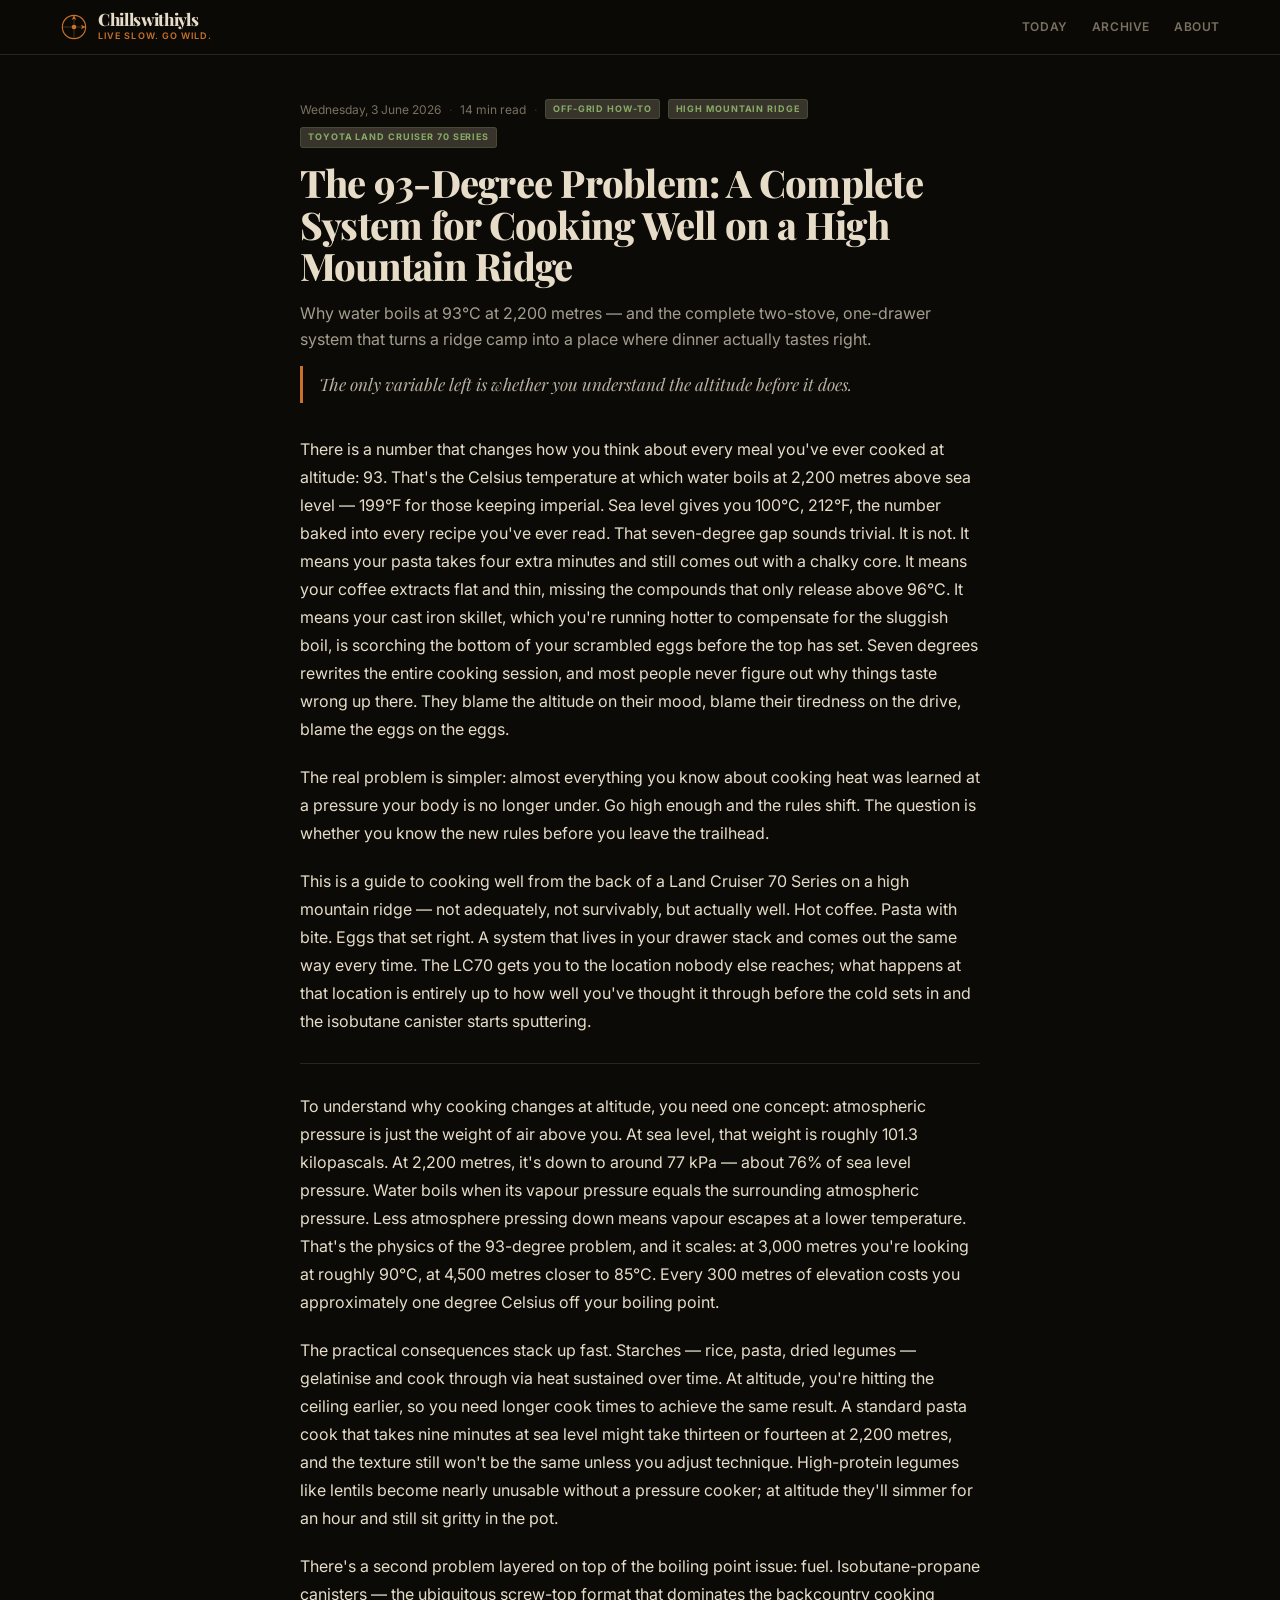
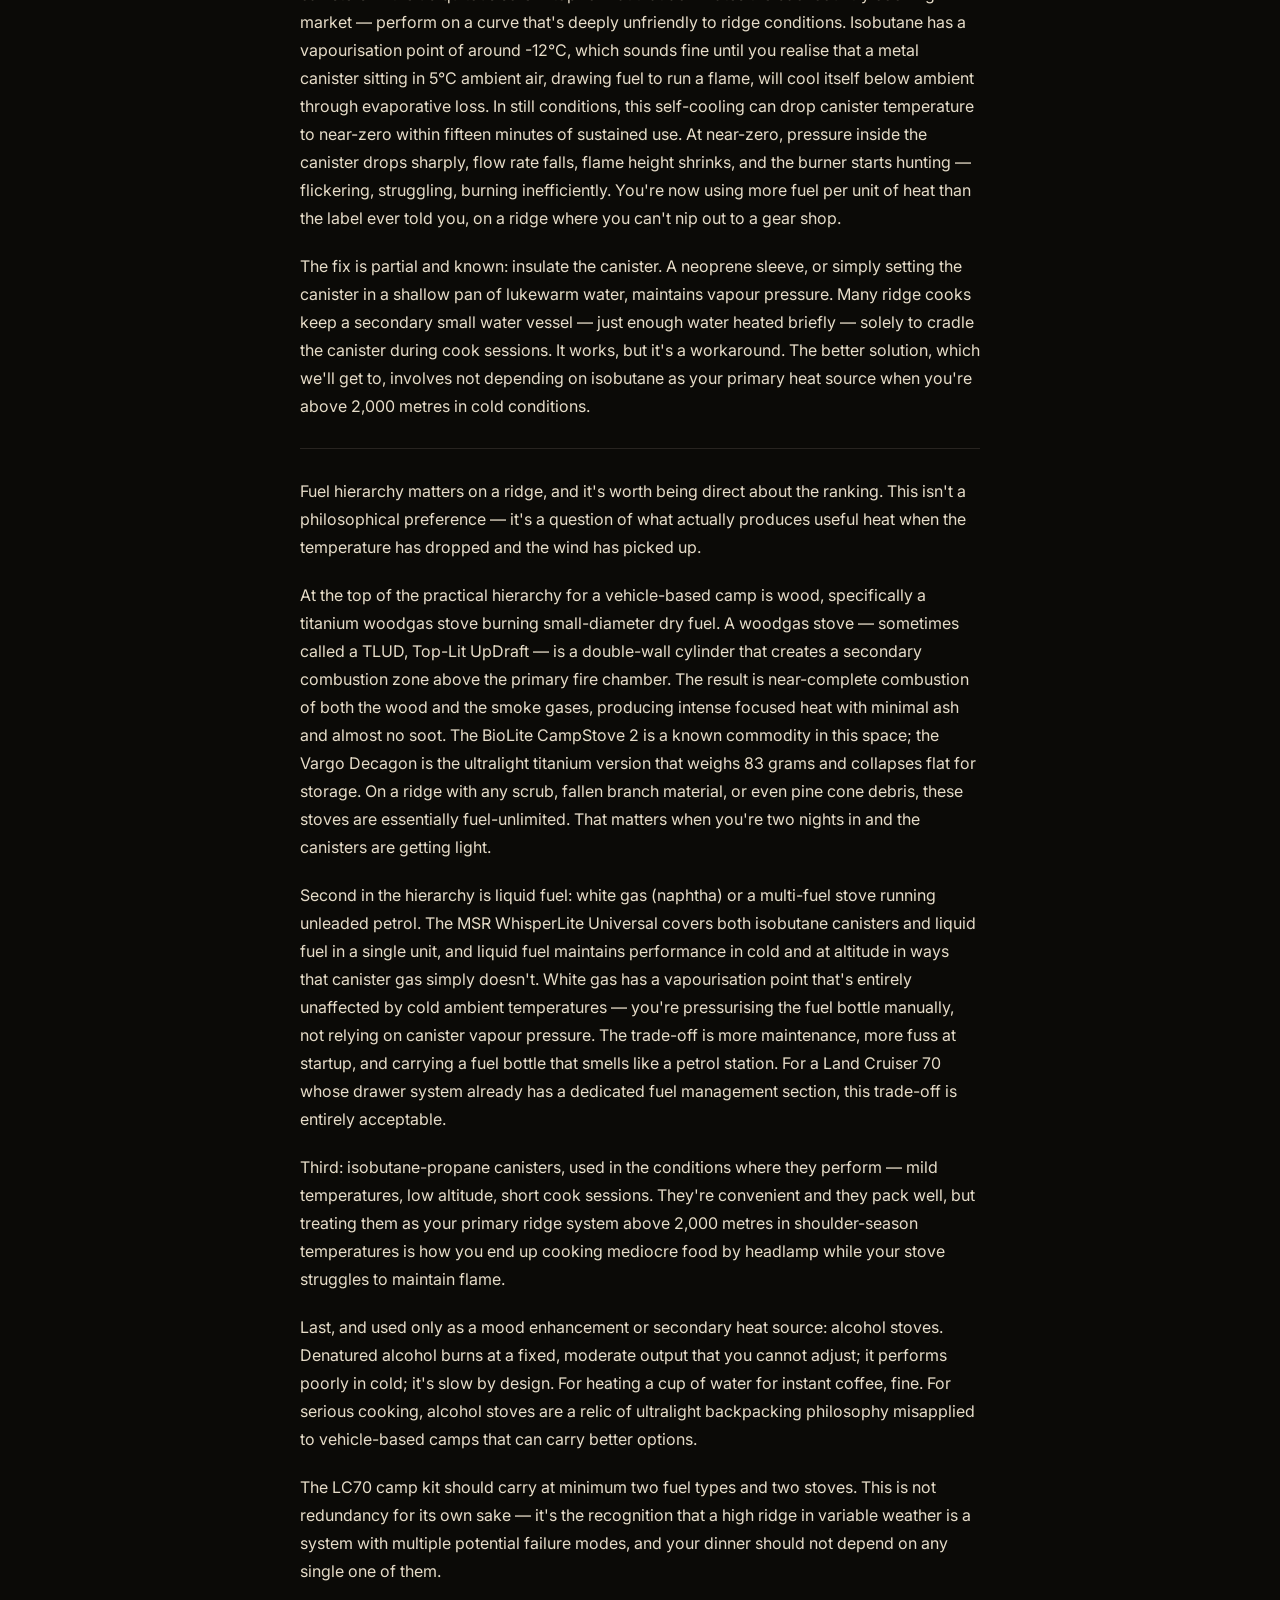
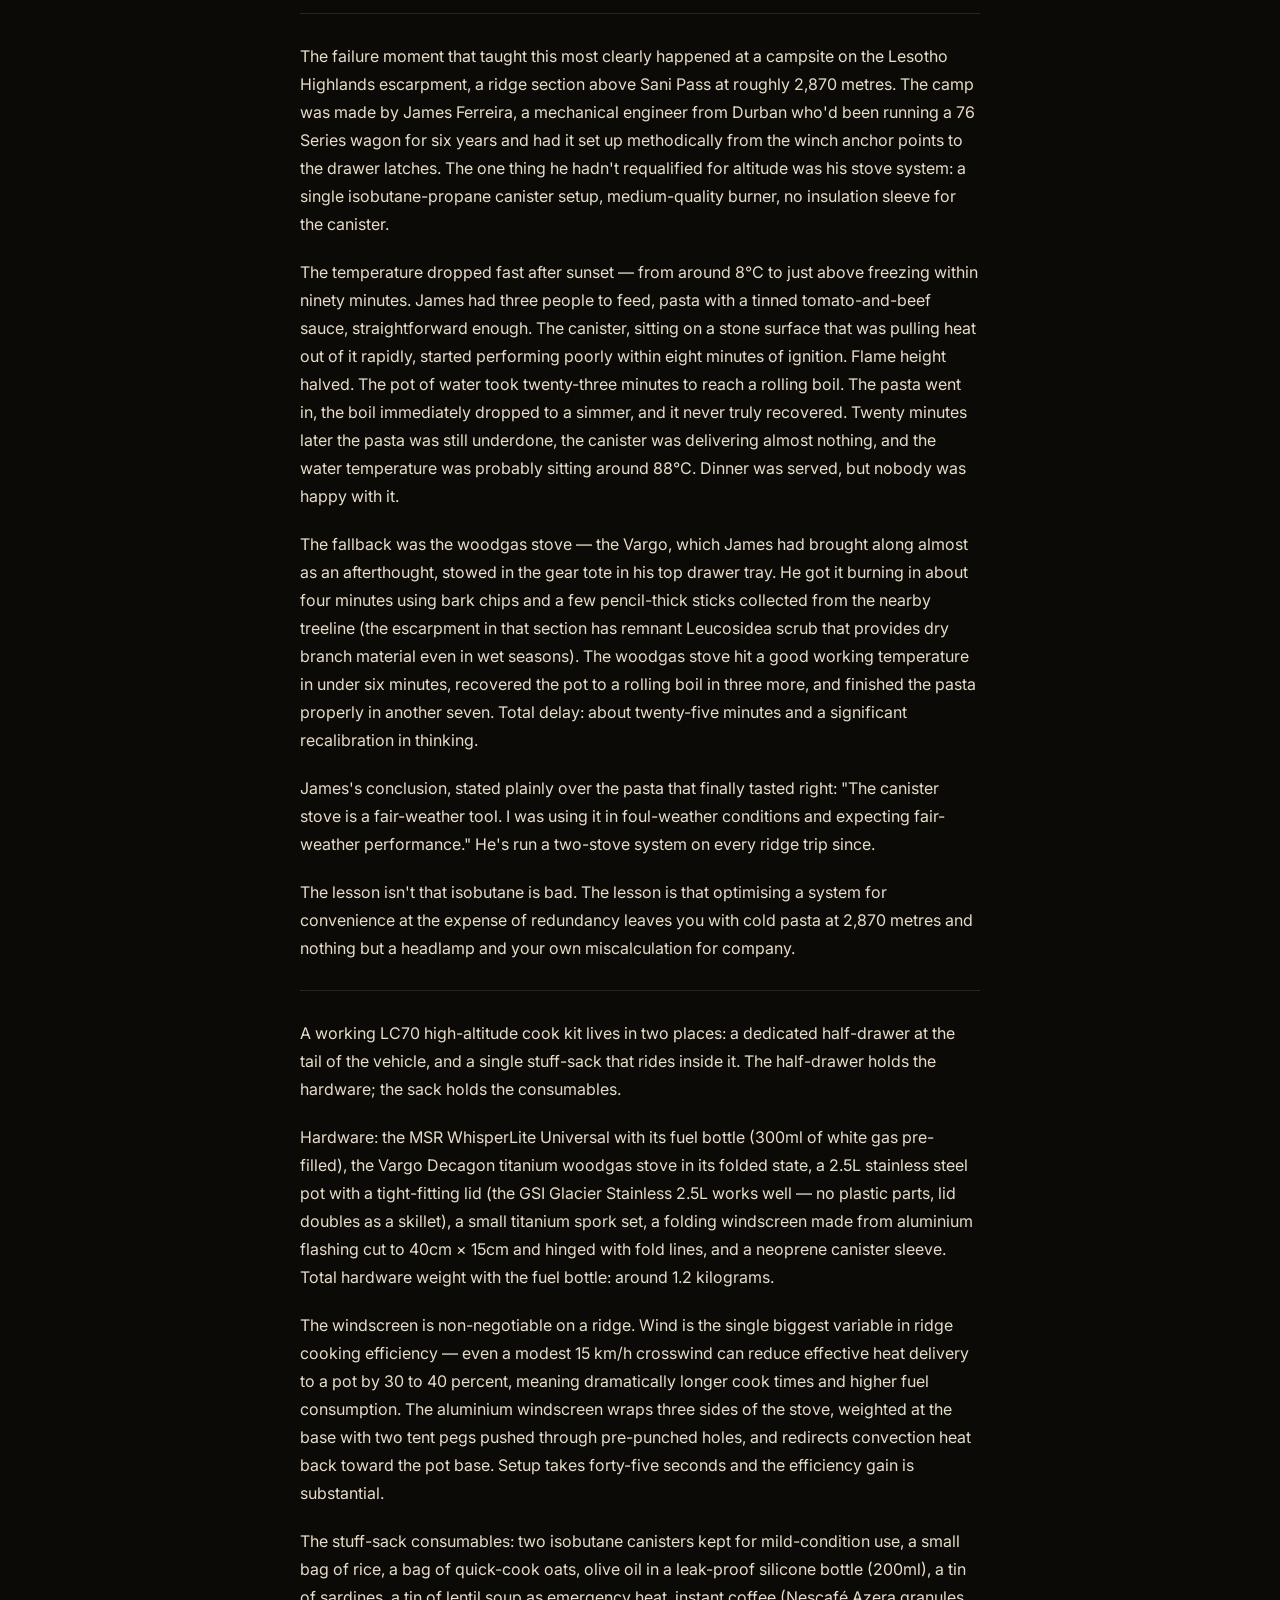
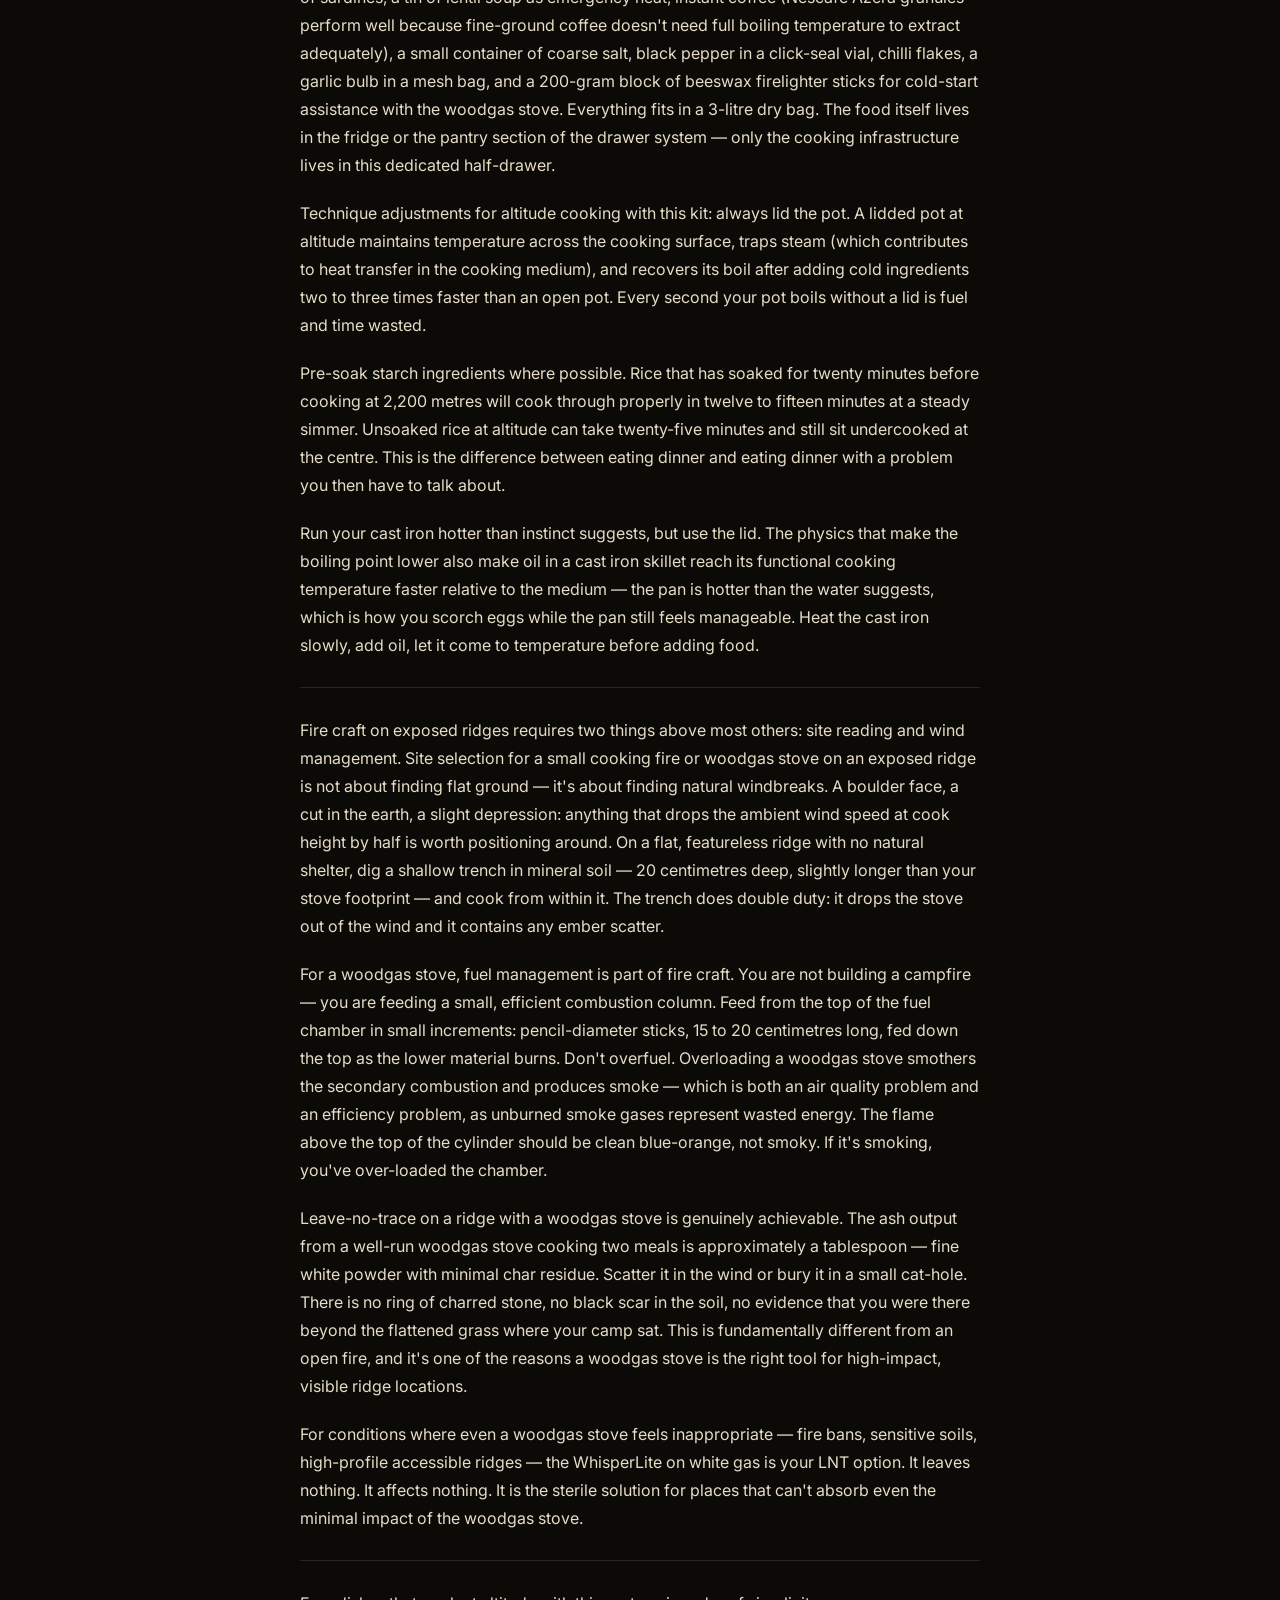
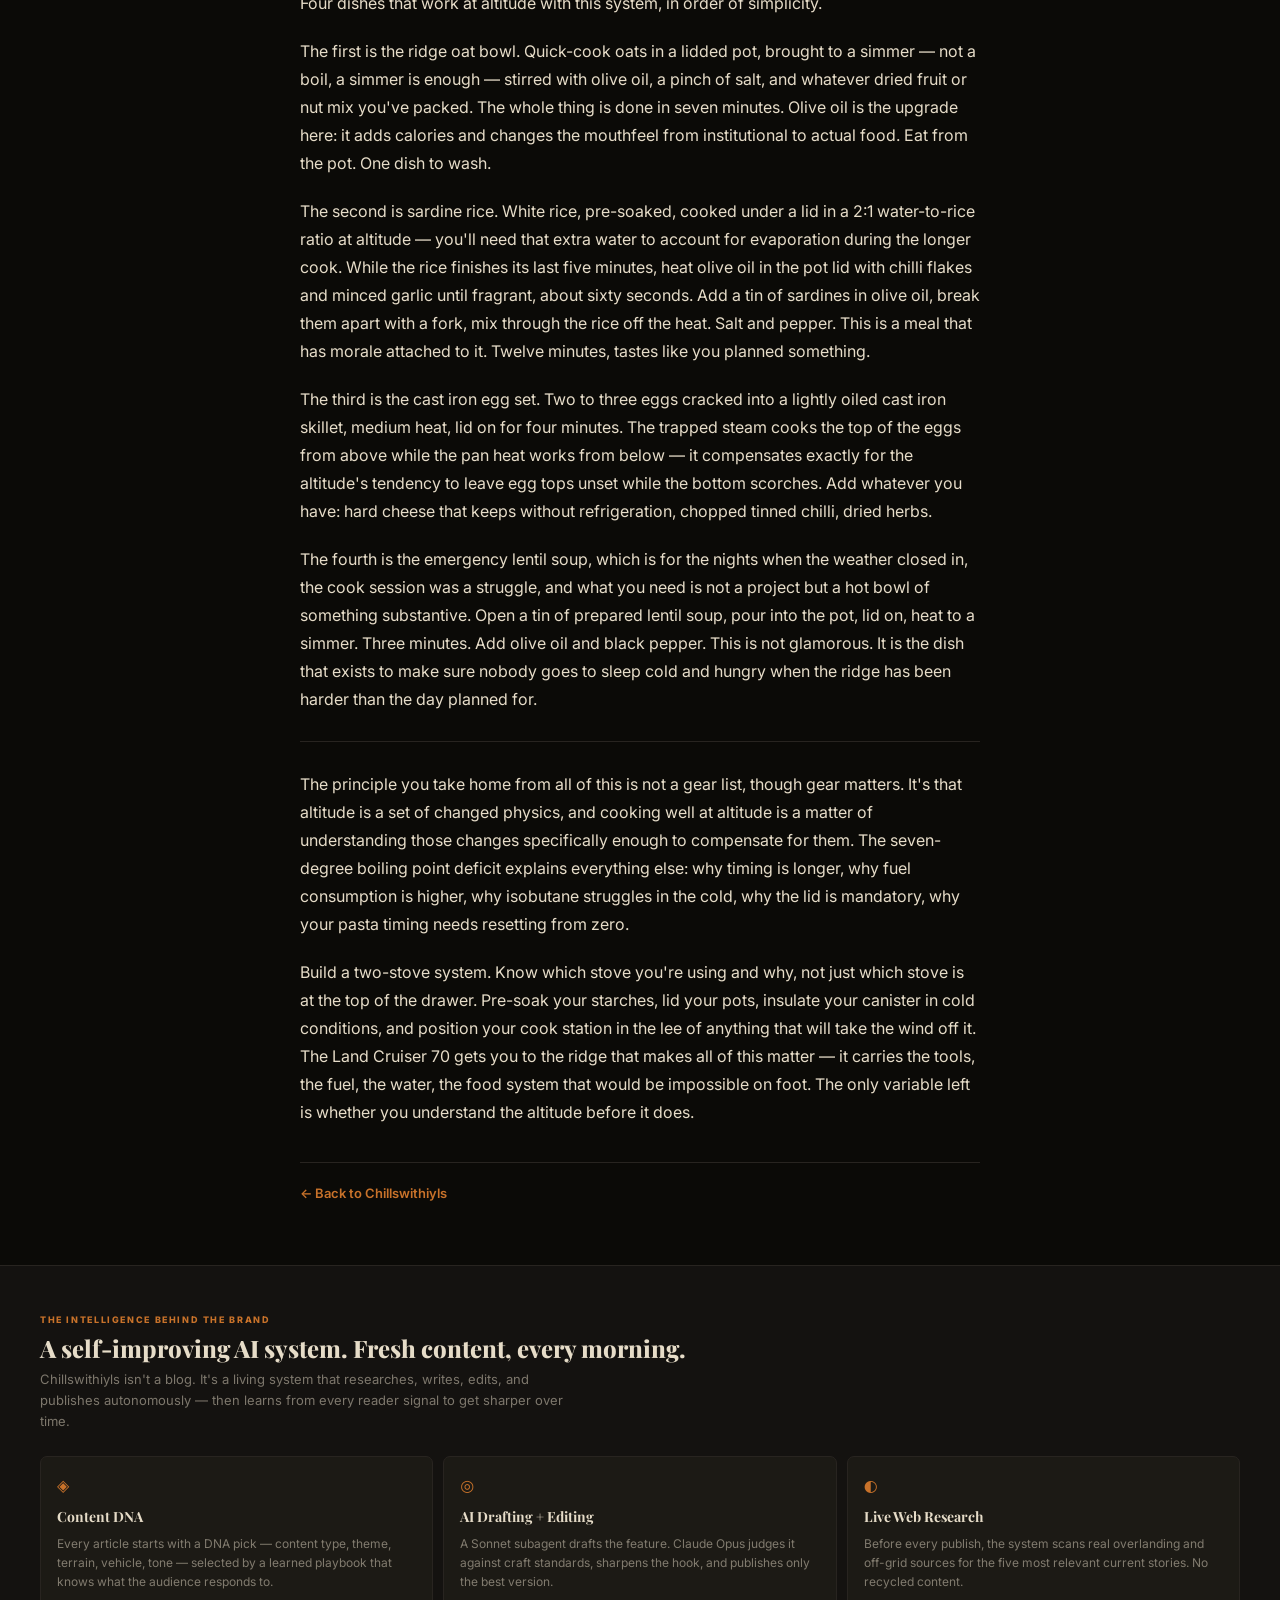
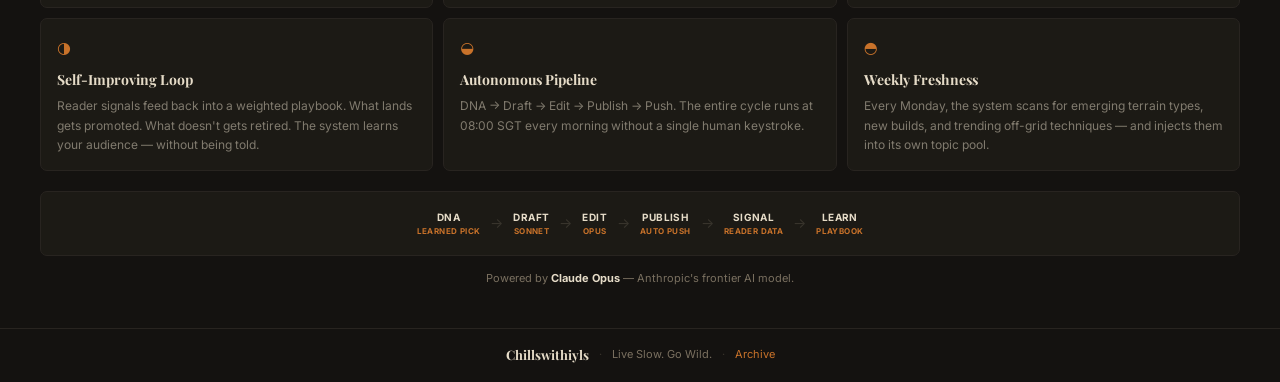
<file: articles/2026-06-03-the-93-degree-problem-a-complete-system-for-cooking-.html>
<!DOCTYPE html>
<html lang="en">
<head>
<meta charset="utf-8">
<meta name="viewport" content="width=device-width, initial-scale=1">
<title>The 93-Degree Problem: A Complete System for Cooking Well on a High Mountain Ridge — Chillswithiyls</title>
<meta name="description" content="Why water boils at 93°C at 2,200 metres — and the complete two-stove, one-drawer system that turns a ridge camp into a place where dinner actually tastes right.">
<link rel="canonical" href="https://adamdegoat.github.io/chillswithiyls/articles/2026-06-03-the-93-degree-problem-a-complete-system-for-cooking-.html">
<meta property="og:type" content="website">
<meta property="og:site_name" content="Chillswithiyls">
<meta property="og:title" content="The 93-Degree Problem: A Complete System for Cooking Well on a High Mountain Ridge — Chillswithiyls">
<meta property="og:description" content="Why water boils at 93°C at 2,200 metres — and the complete two-stove, one-drawer system that turns a ridge camp into a place where dinner actually tastes right.">
<meta property="og:image" content="https://adamdegoat.github.io/chillswithiyls/assets/og-default.png">
<meta property="og:url" content="https://adamdegoat.github.io/chillswithiyls/articles/2026-06-03-the-93-degree-problem-a-complete-system-for-cooking-.html">
<meta name="twitter:card" content="summary_large_image">
<link rel="preconnect" href="https://fonts.googleapis.com">
<link rel="preconnect" href="https://fonts.gstatic.com" crossorigin>
<link href="https://fonts.googleapis.com/css2?family=Playfair+Display:ital,wght@0,700;0,800;1,700&family=Inter:wght@400;500;600&display=swap" rel="stylesheet">
<link rel="stylesheet" href="https://adamdegoat.github.io/chillswithiyls/assets/style.css?v=202606111532">
</head>
<body>

<header class="masthead">
  <div class="mast-inner">
    <a href="https://adamdegoat.github.io/chillswithiyls/" class="mast-logo">
      <svg class="mast-icon" viewBox="0 0 48 48" fill="none" xmlns="http://www.w3.org/2000/svg">
        <circle cx="24" cy="24" r="20" stroke="currentColor" stroke-width="2"/>
        <path d="M24 4 L24 44 M4 24 L44 24" stroke="currentColor" stroke-width="1.5" opacity="0.4"/>
        <circle cx="24" cy="24" r="4" fill="currentColor"/>
        <path d="M24 4 L28 12 L24 10 L20 12 Z" fill="currentColor"/>
        <path d="M44 24 L36 20 L38 24 L36 28 Z" fill="currentColor"/>
      </svg>
      <div class="mast-text">
        <span class="mast-brand">Chillswithiyls</span>
        <span class="mast-tag">Live Slow. Go Wild.</span>
      </div>
    </a>
    <nav class="mast-nav">
      <a href="https://adamdegoat.github.io/chillswithiyls/home.html">Today</a>
      <a href="https://adamdegoat.github.io/chillswithiyls/archive.html">Archive</a>
      <a href="https://adamdegoat.github.io/chillswithiyls/home.html#how-it-works">About</a>
    </nav>
  </div>
</header>


<article class="article-page">
  <header class="article-header">
    <div class="article-meta-top">
      <span>Wednesday, 3 June 2026</span>
      <span class="sep">·</span>
      <span>14 min read</span>
      <span class="sep">·</span><span class="tag">Off-Grid How-To</span><span class="tag">High mountain ridge</span><span class="tag">Toyota Land Cruiser 70 Series</span>
    </div>
    <h1 class="article-title">The 93-Degree Problem: A Complete System for Cooking Well on a High Mountain Ridge</h1>
    <p class="article-summary">Why water boils at 93°C at 2,200 metres — and the complete two-stove, one-drawer system that turns a ridge camp into a place where dinner actually tastes right.</p>
    <blockquote class="article-pull">The only variable left is whether you understand the altitude before it does.</blockquote>
  </header>
  <div class="article-body">
    <p>There is a number that changes how you think about every meal you&#x27;ve ever cooked at altitude: 93. That&#x27;s the Celsius temperature at which water boils at 2,200 metres above sea level — 199°F for those keeping imperial. Sea level gives you 100°C, 212°F, the number baked into every recipe you&#x27;ve ever read. That seven-degree gap sounds trivial. It is not. It means your pasta takes four extra minutes and still comes out with a chalky core. It means your coffee extracts flat and thin, missing the compounds that only release above 96°C. It means your cast iron skillet, which you&#x27;re running hotter to compensate for the sluggish boil, is scorching the bottom of your scrambled eggs before the top has set. Seven degrees rewrites the entire cooking session, and most people never figure out why things taste wrong up there. They blame the altitude on their mood, blame their tiredness on the drive, blame the eggs on the eggs.</p>
<p>The real problem is simpler: almost everything you know about cooking heat was learned at a pressure your body is no longer under. Go high enough and the rules shift. The question is whether you know the new rules before you leave the trailhead.</p>
<p>This is a guide to cooking well from the back of a Land Cruiser 70 Series on a high mountain ridge — not adequately, not survivably, but actually well. Hot coffee. Pasta with bite. Eggs that set right. A system that lives in your drawer stack and comes out the same way every time. The LC70 gets you to the location nobody else reaches; what happens at that location is entirely up to how well you&#x27;ve thought it through before the cold sets in and the isobutane canister starts sputtering.</p>
<hr class="section-break">
<p>To understand why cooking changes at altitude, you need one concept: atmospheric pressure is just the weight of air above you. At sea level, that weight is roughly 101.3 kilopascals. At 2,200 metres, it&#x27;s down to around 77 kPa — about 76% of sea level pressure. Water boils when its vapour pressure equals the surrounding atmospheric pressure. Less atmosphere pressing down means vapour escapes at a lower temperature. That&#x27;s the physics of the 93-degree problem, and it scales: at 3,000 metres you&#x27;re looking at roughly 90°C, at 4,500 metres closer to 85°C. Every 300 metres of elevation costs you approximately one degree Celsius off your boiling point.</p>
<p>The practical consequences stack up fast. Starches — rice, pasta, dried legumes — gelatinise and cook through via heat sustained over time. At altitude, you&#x27;re hitting the ceiling earlier, so you need longer cook times to achieve the same result. A standard pasta cook that takes nine minutes at sea level might take thirteen or fourteen at 2,200 metres, and the texture still won&#x27;t be the same unless you adjust technique. High-protein legumes like lentils become nearly unusable without a pressure cooker; at altitude they&#x27;ll simmer for an hour and still sit gritty in the pot.</p>
<p>There&#x27;s a second problem layered on top of the boiling point issue: fuel. Isobutane-propane canisters — the ubiquitous screw-top format that dominates the backcountry cooking market — perform on a curve that&#x27;s deeply unfriendly to ridge conditions. Isobutane has a vapourisation point of around -12°C, which sounds fine until you realise that a metal canister sitting in 5°C ambient air, drawing fuel to run a flame, will cool itself below ambient through evaporative loss. In still conditions, this self-cooling can drop canister temperature to near-zero within fifteen minutes of sustained use. At near-zero, pressure inside the canister drops sharply, flow rate falls, flame height shrinks, and the burner starts hunting — flickering, struggling, burning inefficiently. You&#x27;re now using more fuel per unit of heat than the label ever told you, on a ridge where you can&#x27;t nip out to a gear shop.</p>
<p>The fix is partial and known: insulate the canister. A neoprene sleeve, or simply setting the canister in a shallow pan of lukewarm water, maintains vapour pressure. Many ridge cooks keep a secondary small water vessel — just enough water heated briefly — solely to cradle the canister during cook sessions. It works, but it&#x27;s a workaround. The better solution, which we&#x27;ll get to, involves not depending on isobutane as your primary heat source when you&#x27;re above 2,000 metres in cold conditions.</p>
<hr class="section-break">
<p>Fuel hierarchy matters on a ridge, and it&#x27;s worth being direct about the ranking. This isn&#x27;t a philosophical preference — it&#x27;s a question of what actually produces useful heat when the temperature has dropped and the wind has picked up.</p>
<p>At the top of the practical hierarchy for a vehicle-based camp is wood, specifically a titanium woodgas stove burning small-diameter dry fuel. A woodgas stove — sometimes called a TLUD, Top-Lit UpDraft — is a double-wall cylinder that creates a secondary combustion zone above the primary fire chamber. The result is near-complete combustion of both the wood and the smoke gases, producing intense focused heat with minimal ash and almost no soot. The BioLite CampStove 2 is a known commodity in this space; the Vargo Decagon is the ultralight titanium version that weighs 83 grams and collapses flat for storage. On a ridge with any scrub, fallen branch material, or even pine cone debris, these stoves are essentially fuel-unlimited. That matters when you&#x27;re two nights in and the canisters are getting light.</p>
<p>Second in the hierarchy is liquid fuel: white gas (naphtha) or a multi-fuel stove running unleaded petrol. The MSR WhisperLite Universal covers both isobutane canisters and liquid fuel in a single unit, and liquid fuel maintains performance in cold and at altitude in ways that canister gas simply doesn&#x27;t. White gas has a vapourisation point that&#x27;s entirely unaffected by cold ambient temperatures — you&#x27;re pressurising the fuel bottle manually, not relying on canister vapour pressure. The trade-off is more maintenance, more fuss at startup, and carrying a fuel bottle that smells like a petrol station. For a Land Cruiser 70 whose drawer system already has a dedicated fuel management section, this trade-off is entirely acceptable.</p>
<p>Third: isobutane-propane canisters, used in the conditions where they perform — mild temperatures, low altitude, short cook sessions. They&#x27;re convenient and they pack well, but treating them as your primary ridge system above 2,000 metres in shoulder-season temperatures is how you end up cooking mediocre food by headlamp while your stove struggles to maintain flame.</p>
<p>Last, and used only as a mood enhancement or secondary heat source: alcohol stoves. Denatured alcohol burns at a fixed, moderate output that you cannot adjust; it performs poorly in cold; it&#x27;s slow by design. For heating a cup of water for instant coffee, fine. For serious cooking, alcohol stoves are a relic of ultralight backpacking philosophy misapplied to vehicle-based camps that can carry better options.</p>
<p>The LC70 camp kit should carry at minimum two fuel types and two stoves. This is not redundancy for its own sake — it&#x27;s the recognition that a high ridge in variable weather is a system with multiple potential failure modes, and your dinner should not depend on any single one of them.</p>
<hr class="section-break">
<p>The failure moment that taught this most clearly happened at a campsite on the Lesotho Highlands escarpment, a ridge section above Sani Pass at roughly 2,870 metres. The camp was made by James Ferreira, a mechanical engineer from Durban who&#x27;d been running a 76 Series wagon for six years and had it set up methodically from the winch anchor points to the drawer latches. The one thing he hadn&#x27;t requalified for altitude was his stove system: a single isobutane-propane canister setup, medium-quality burner, no insulation sleeve for the canister.</p>
<p>The temperature dropped fast after sunset — from around 8°C to just above freezing within ninety minutes. James had three people to feed, pasta with a tinned tomato-and-beef sauce, straightforward enough. The canister, sitting on a stone surface that was pulling heat out of it rapidly, started performing poorly within eight minutes of ignition. Flame height halved. The pot of water took twenty-three minutes to reach a rolling boil. The pasta went in, the boil immediately dropped to a simmer, and it never truly recovered. Twenty minutes later the pasta was still underdone, the canister was delivering almost nothing, and the water temperature was probably sitting around 88°C. Dinner was served, but nobody was happy with it.</p>
<p>The fallback was the woodgas stove — the Vargo, which James had brought along almost as an afterthought, stowed in the gear tote in his top drawer tray. He got it burning in about four minutes using bark chips and a few pencil-thick sticks collected from the nearby treeline (the escarpment in that section has remnant Leucosidea scrub that provides dry branch material even in wet seasons). The woodgas stove hit a good working temperature in under six minutes, recovered the pot to a rolling boil in three more, and finished the pasta properly in another seven. Total delay: about twenty-five minutes and a significant recalibration in thinking.</p>
<p>James&#x27;s conclusion, stated plainly over the pasta that finally tasted right: &quot;The canister stove is a fair-weather tool. I was using it in foul-weather conditions and expecting fair-weather performance.&quot; He&#x27;s run a two-stove system on every ridge trip since.</p>
<p>The lesson isn&#x27;t that isobutane is bad. The lesson is that optimising a system for convenience at the expense of redundancy leaves you with cold pasta at 2,870 metres and nothing but a headlamp and your own miscalculation for company.</p>
<hr class="section-break">
<p>A working LC70 high-altitude cook kit lives in two places: a dedicated half-drawer at the tail of the vehicle, and a single stuff-sack that rides inside it. The half-drawer holds the hardware; the sack holds the consumables.</p>
<p>Hardware: the MSR WhisperLite Universal with its fuel bottle (300ml of white gas pre-filled), the Vargo Decagon titanium woodgas stove in its folded state, a 2.5L stainless steel pot with a tight-fitting lid (the GSI Glacier Stainless 2.5L works well — no plastic parts, lid doubles as a skillet), a small titanium spork set, a folding windscreen made from aluminium flashing cut to 40cm × 15cm and hinged with fold lines, and a neoprene canister sleeve. Total hardware weight with the fuel bottle: around 1.2 kilograms.</p>
<p>The windscreen is non-negotiable on a ridge. Wind is the single biggest variable in ridge cooking efficiency — even a modest 15 km/h crosswind can reduce effective heat delivery to a pot by 30 to 40 percent, meaning dramatically longer cook times and higher fuel consumption. The aluminium windscreen wraps three sides of the stove, weighted at the base with two tent pegs pushed through pre-punched holes, and redirects convection heat back toward the pot base. Setup takes forty-five seconds and the efficiency gain is substantial.</p>
<p>The stuff-sack consumables: two isobutane canisters kept for mild-condition use, a small bag of rice, a bag of quick-cook oats, olive oil in a leak-proof silicone bottle (200ml), a tin of sardines, a tin of lentil soup as emergency heat, instant coffee (Nescafé Azera granules perform well because fine-ground coffee doesn&#x27;t need full boiling temperature to extract adequately), a small container of coarse salt, black pepper in a click-seal vial, chilli flakes, a garlic bulb in a mesh bag, and a 200-gram block of beeswax firelighter sticks for cold-start assistance with the woodgas stove. Everything fits in a 3-litre dry bag. The food itself lives in the fridge or the pantry section of the drawer system — only the cooking infrastructure lives in this dedicated half-drawer.</p>
<p>Technique adjustments for altitude cooking with this kit: always lid the pot. A lidded pot at altitude maintains temperature across the cooking surface, traps steam (which contributes to heat transfer in the cooking medium), and recovers its boil after adding cold ingredients two to three times faster than an open pot. Every second your pot boils without a lid is fuel and time wasted.</p>
<p>Pre-soak starch ingredients where possible. Rice that has soaked for twenty minutes before cooking at 2,200 metres will cook through properly in twelve to fifteen minutes at a steady simmer. Unsoaked rice at altitude can take twenty-five minutes and still sit undercooked at the centre. This is the difference between eating dinner and eating dinner with a problem you then have to talk about.</p>
<p>Run your cast iron hotter than instinct suggests, but use the lid. The physics that make the boiling point lower also make oil in a cast iron skillet reach its functional cooking temperature faster relative to the medium — the pan is hotter than the water suggests, which is how you scorch eggs while the pan still feels manageable. Heat the cast iron slowly, add oil, let it come to temperature before adding food.</p>
<hr class="section-break">
<p>Fire craft on exposed ridges requires two things above most others: site reading and wind management. Site selection for a small cooking fire or woodgas stove on an exposed ridge is not about finding flat ground — it&#x27;s about finding natural windbreaks. A boulder face, a cut in the earth, a slight depression: anything that drops the ambient wind speed at cook height by half is worth positioning around. On a flat, featureless ridge with no natural shelter, dig a shallow trench in mineral soil — 20 centimetres deep, slightly longer than your stove footprint — and cook from within it. The trench does double duty: it drops the stove out of the wind and it contains any ember scatter.</p>
<p>For a woodgas stove, fuel management is part of fire craft. You are not building a campfire — you are feeding a small, efficient combustion column. Feed from the top of the fuel chamber in small increments: pencil-diameter sticks, 15 to 20 centimetres long, fed down the top as the lower material burns. Don&#x27;t overfuel. Overloading a woodgas stove smothers the secondary combustion and produces smoke — which is both an air quality problem and an efficiency problem, as unburned smoke gases represent wasted energy. The flame above the top of the cylinder should be clean blue-orange, not smoky. If it&#x27;s smoking, you&#x27;ve over-loaded the chamber.</p>
<p>Leave-no-trace on a ridge with a woodgas stove is genuinely achievable. The ash output from a well-run woodgas stove cooking two meals is approximately a tablespoon — fine white powder with minimal char residue. Scatter it in the wind or bury it in a small cat-hole. There is no ring of charred stone, no black scar in the soil, no evidence that you were there beyond the flattened grass where your camp sat. This is fundamentally different from an open fire, and it&#x27;s one of the reasons a woodgas stove is the right tool for high-impact, visible ridge locations.</p>
<p>For conditions where even a woodgas stove feels inappropriate — fire bans, sensitive soils, high-profile accessible ridges — the WhisperLite on white gas is your LNT option. It leaves nothing. It affects nothing. It is the sterile solution for places that can&#x27;t absorb even the minimal impact of the woodgas stove.</p>
<hr class="section-break">
<p>Four dishes that work at altitude with this system, in order of simplicity.</p>
<p>The first is the ridge oat bowl. Quick-cook oats in a lidded pot, brought to a simmer — not a boil, a simmer is enough — stirred with olive oil, a pinch of salt, and whatever dried fruit or nut mix you&#x27;ve packed. The whole thing is done in seven minutes. Olive oil is the upgrade here: it adds calories and changes the mouthfeel from institutional to actual food. Eat from the pot. One dish to wash.</p>
<p>The second is sardine rice. White rice, pre-soaked, cooked under a lid in a 2:1 water-to-rice ratio at altitude — you&#x27;ll need that extra water to account for evaporation during the longer cook. While the rice finishes its last five minutes, heat olive oil in the pot lid with chilli flakes and minced garlic until fragrant, about sixty seconds. Add a tin of sardines in olive oil, break them apart with a fork, mix through the rice off the heat. Salt and pepper. This is a meal that has morale attached to it. Twelve minutes, tastes like you planned something.</p>
<p>The third is the cast iron egg set. Two to three eggs cracked into a lightly oiled cast iron skillet, medium heat, lid on for four minutes. The trapped steam cooks the top of the eggs from above while the pan heat works from below — it compensates exactly for the altitude&#x27;s tendency to leave egg tops unset while the bottom scorches. Add whatever you have: hard cheese that keeps without refrigeration, chopped tinned chilli, dried herbs.</p>
<p>The fourth is the emergency lentil soup, which is for the nights when the weather closed in, the cook session was a struggle, and what you need is not a project but a hot bowl of something substantive. Open a tin of prepared lentil soup, pour into the pot, lid on, heat to a simmer. Three minutes. Add olive oil and black pepper. This is not glamorous. It is the dish that exists to make sure nobody goes to sleep cold and hungry when the ridge has been harder than the day planned for.</p>
<hr class="section-break">
<p>The principle you take home from all of this is not a gear list, though gear matters. It&#x27;s that altitude is a set of changed physics, and cooking well at altitude is a matter of understanding those changes specifically enough to compensate for them. The seven-degree boiling point deficit explains everything else: why timing is longer, why fuel consumption is higher, why isobutane struggles in the cold, why the lid is mandatory, why your pasta timing needs resetting from zero.</p>
<p>Build a two-stove system. Know which stove you&#x27;re using and why, not just which stove is at the top of the drawer. Pre-soak your starches, lid your pots, insulate your canister in cold conditions, and position your cook station in the lee of anything that will take the wind off it. The Land Cruiser 70 gets you to the ridge that makes all of this matter — it carries the tools, the fuel, the water, the food system that would be impossible on foot. The only variable left is whether you understand the altitude before it does.</p>
  </div>
  <footer class="article-footer">
    <a href="https://adamdegoat.github.io/chillswithiyls/" class="back-link">← Back to Chillswithiyls</a>
  </footer>
</article>


<section class="how-it-works" id="how-it-works">
  <div class="hiw-inner">
    <div class="hiw-header">
      <span class="hiw-eyebrow">The Intelligence Behind the Brand</span>
      <h2 class="hiw-title">A self-improving AI system. Fresh content, every morning.</h2>
      <p class="hiw-sub">Chillswithiyls isn't a blog. It's a living system that researches, writes, edits, and publishes autonomously — then learns from every reader signal to get sharper over time.</p>
    </div>
    <div class="hiw-grid">
      <div class="hiw-card">
        <div class="hiw-icon">◈</div>
        <h3>Content DNA</h3>
        <p>Every article starts with a DNA pick — content type, theme, terrain, vehicle, tone — selected by a learned playbook that knows what the audience responds to.</p>
      </div>
      <div class="hiw-card">
        <div class="hiw-icon">◎</div>
        <h3>AI Drafting + Editing</h3>
        <p>A Sonnet subagent drafts the feature. Claude Opus judges it against craft standards, sharpens the hook, and publishes only the best version.</p>
      </div>
      <div class="hiw-card">
        <div class="hiw-icon">◐</div>
        <h3>Live Web Research</h3>
        <p>Before every publish, the system scans real overlanding and off-grid sources for the five most relevant current stories. No recycled content.</p>
      </div>
      <div class="hiw-card">
        <div class="hiw-icon">◑</div>
        <h3>Self-Improving Loop</h3>
        <p>Reader signals feed back into a weighted playbook. What lands gets promoted. What doesn't gets retired. The system learns your audience — without being told.</p>
      </div>
      <div class="hiw-card">
        <div class="hiw-icon">◒</div>
        <h3>Autonomous Pipeline</h3>
        <p>DNA → Draft → Edit → Publish → Push. The entire cycle runs at 08:00 SGT every morning without a single human keystroke.</p>
      </div>
      <div class="hiw-card">
        <div class="hiw-icon">◓</div>
        <h3>Weekly Freshness</h3>
        <p>Every Monday, the system scans for emerging terrain types, new builds, and trending off-grid techniques — and injects them into its own topic pool.</p>
      </div>
    </div>
    <div class="hiw-flow">
      <div class="flow-step">DNA<br><span>Learned pick</span></div>
      <div class="flow-arrow">→</div>
      <div class="flow-step">Draft<br><span>Sonnet</span></div>
      <div class="flow-arrow">→</div>
      <div class="flow-step">Edit<br><span>Opus</span></div>
      <div class="flow-arrow">→</div>
      <div class="flow-step">Publish<br><span>Auto push</span></div>
      <div class="flow-arrow">→</div>
      <div class="flow-step">Signal<br><span>Reader data</span></div>
      <div class="flow-arrow">→</div>
      <div class="flow-step">Learn<br><span>Playbook</span></div>
    </div>
    <p class="hiw-powered">Powered by <strong>Claude Opus</strong> — Anthropic's frontier AI model.</p>
  </div>
</section>


<footer class="site-footer">
  <div class="footer-inner">
    <span class="footer-brand">Chillswithiyls</span>
    <span class="footer-sep">·</span>
    <span>Live Slow. Go Wild.</span>
    <span class="footer-sep">·</span>
    <a href="https://adamdegoat.github.io/chillswithiyls/archive.html">Archive</a>
  </div>
</footer>

</body>
</html>
</file>
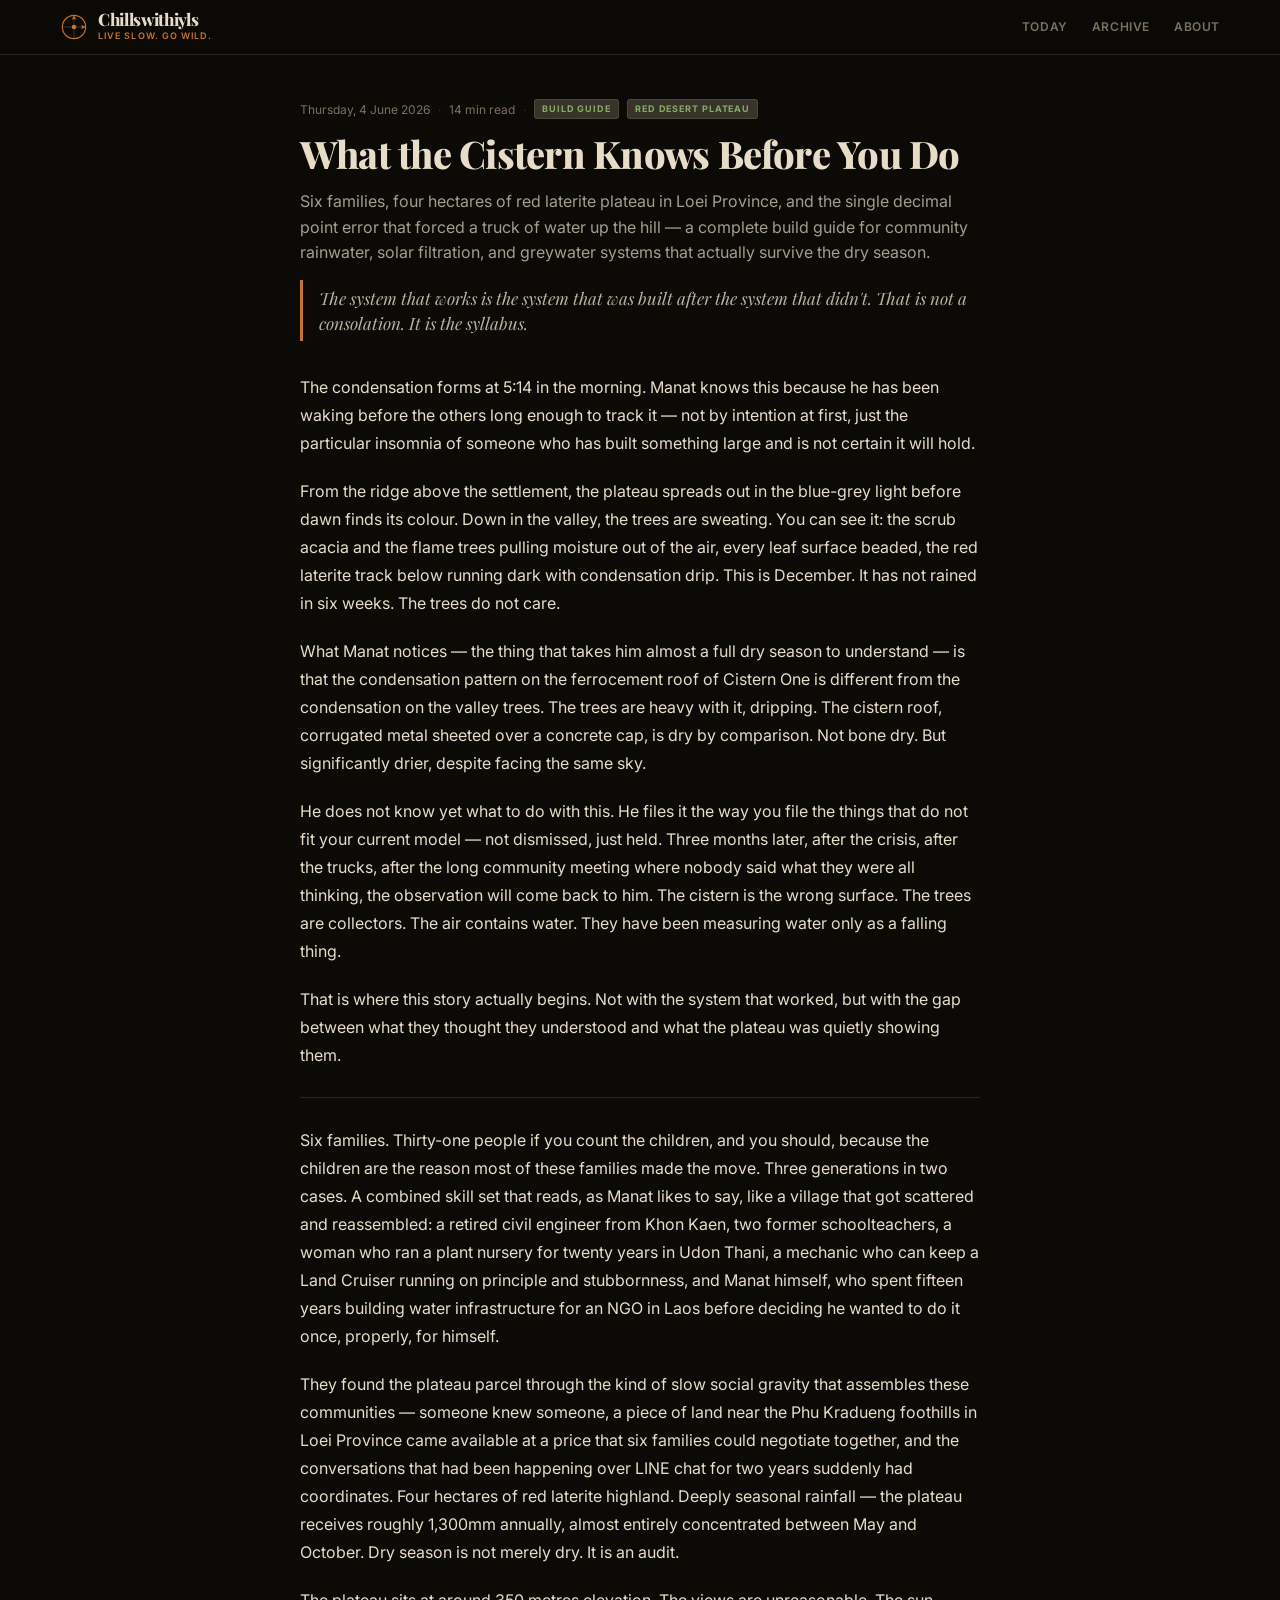
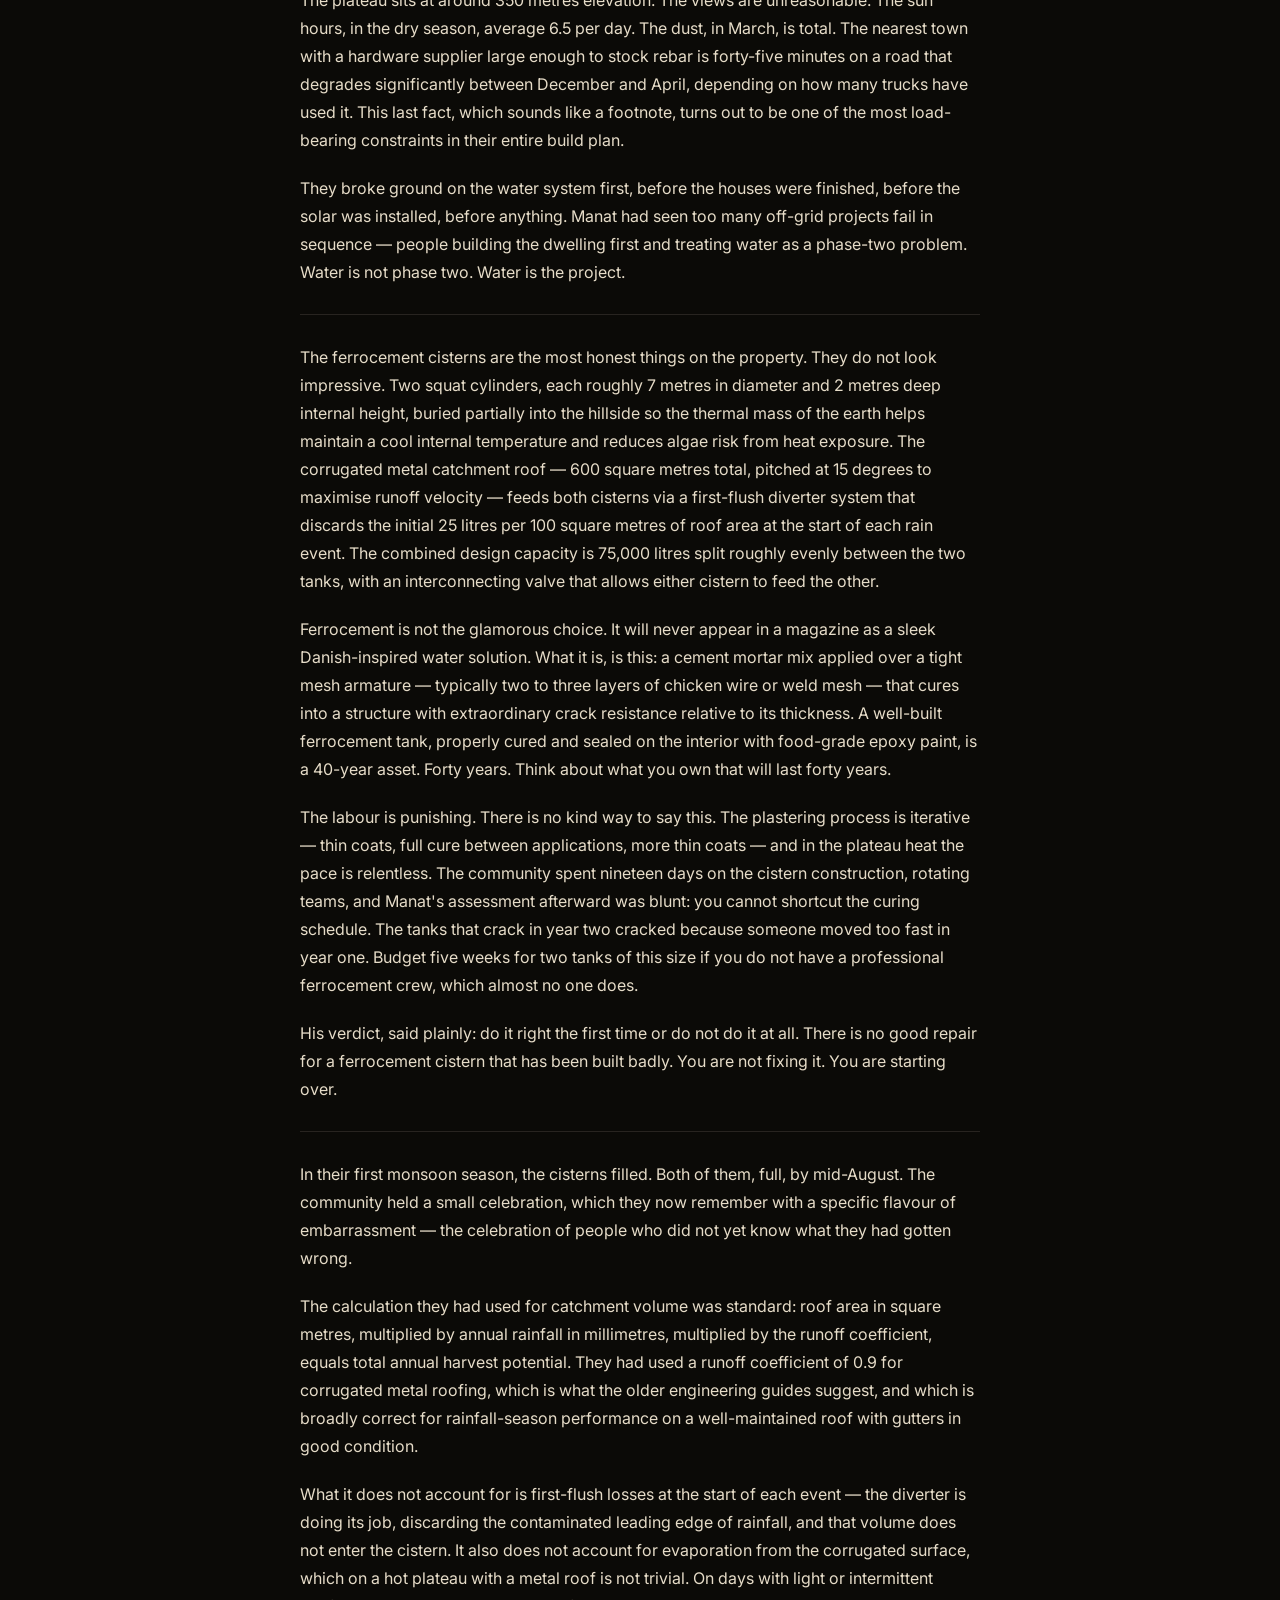
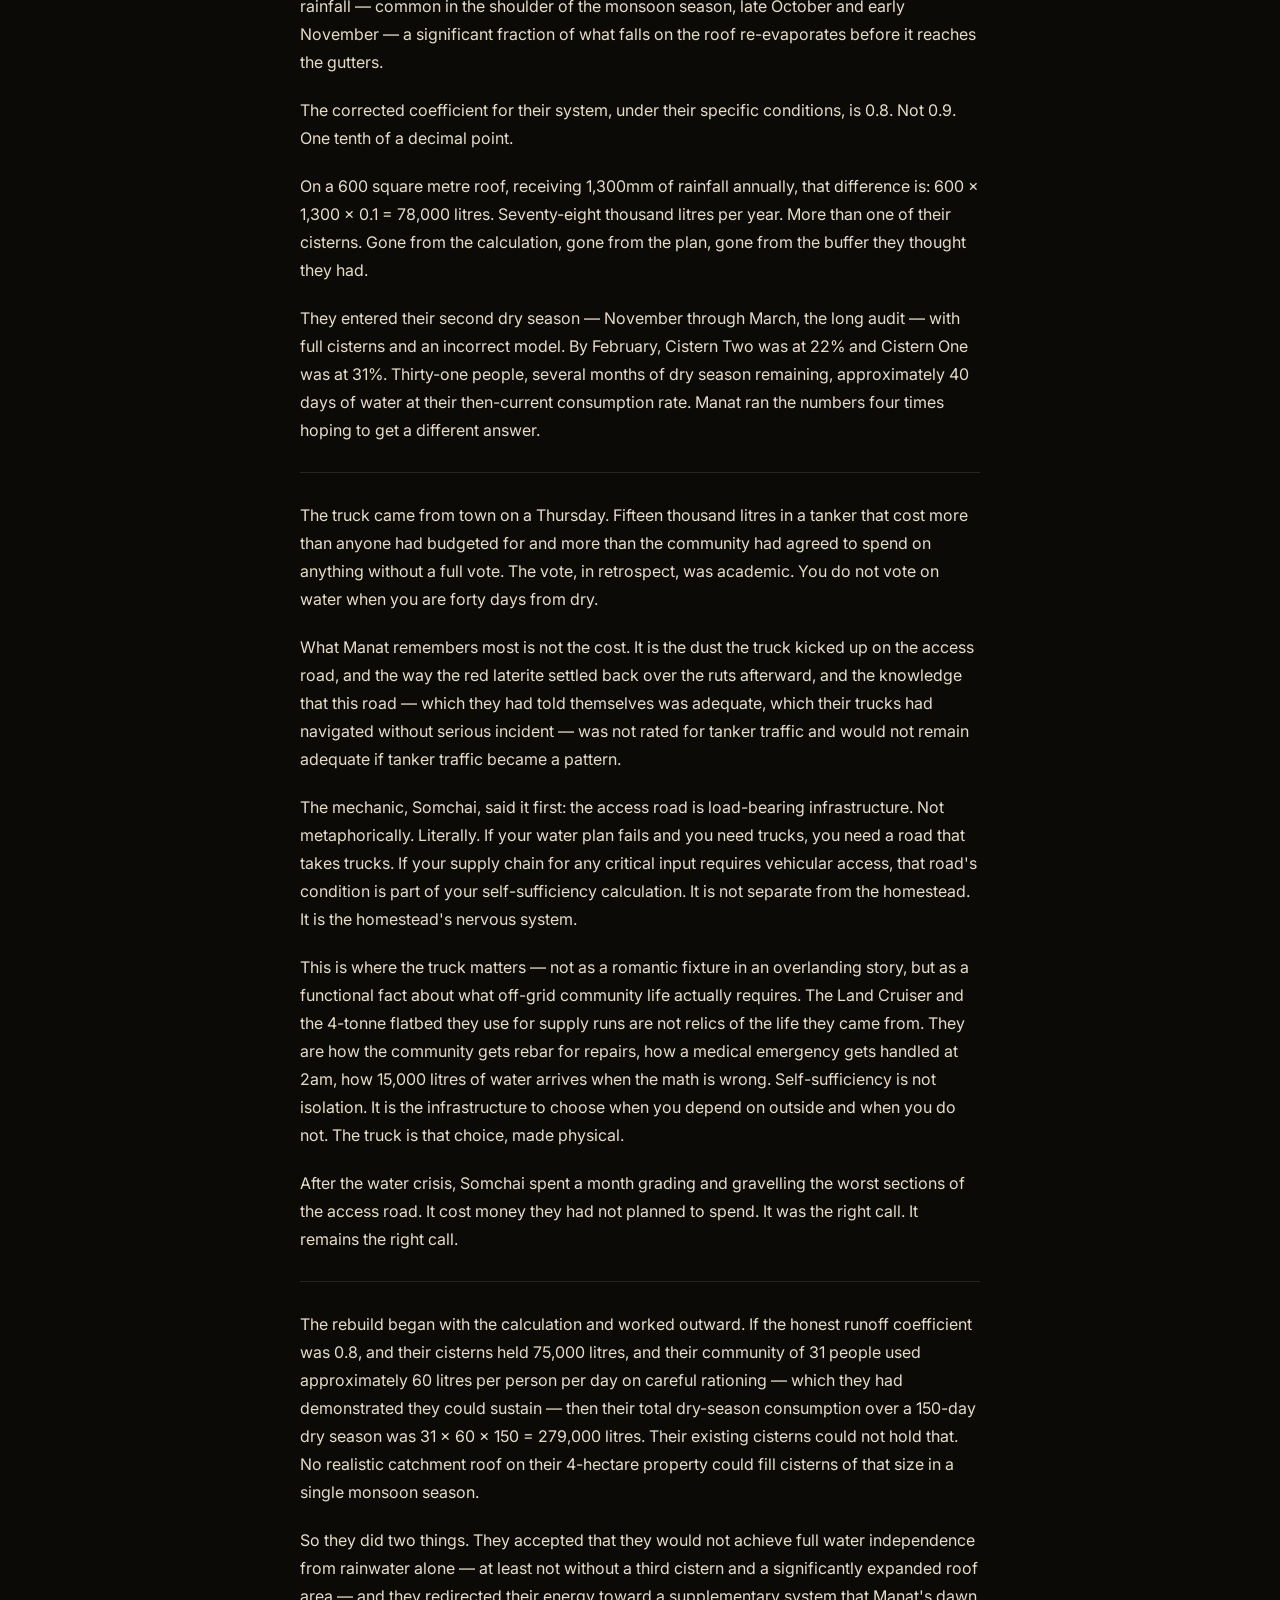
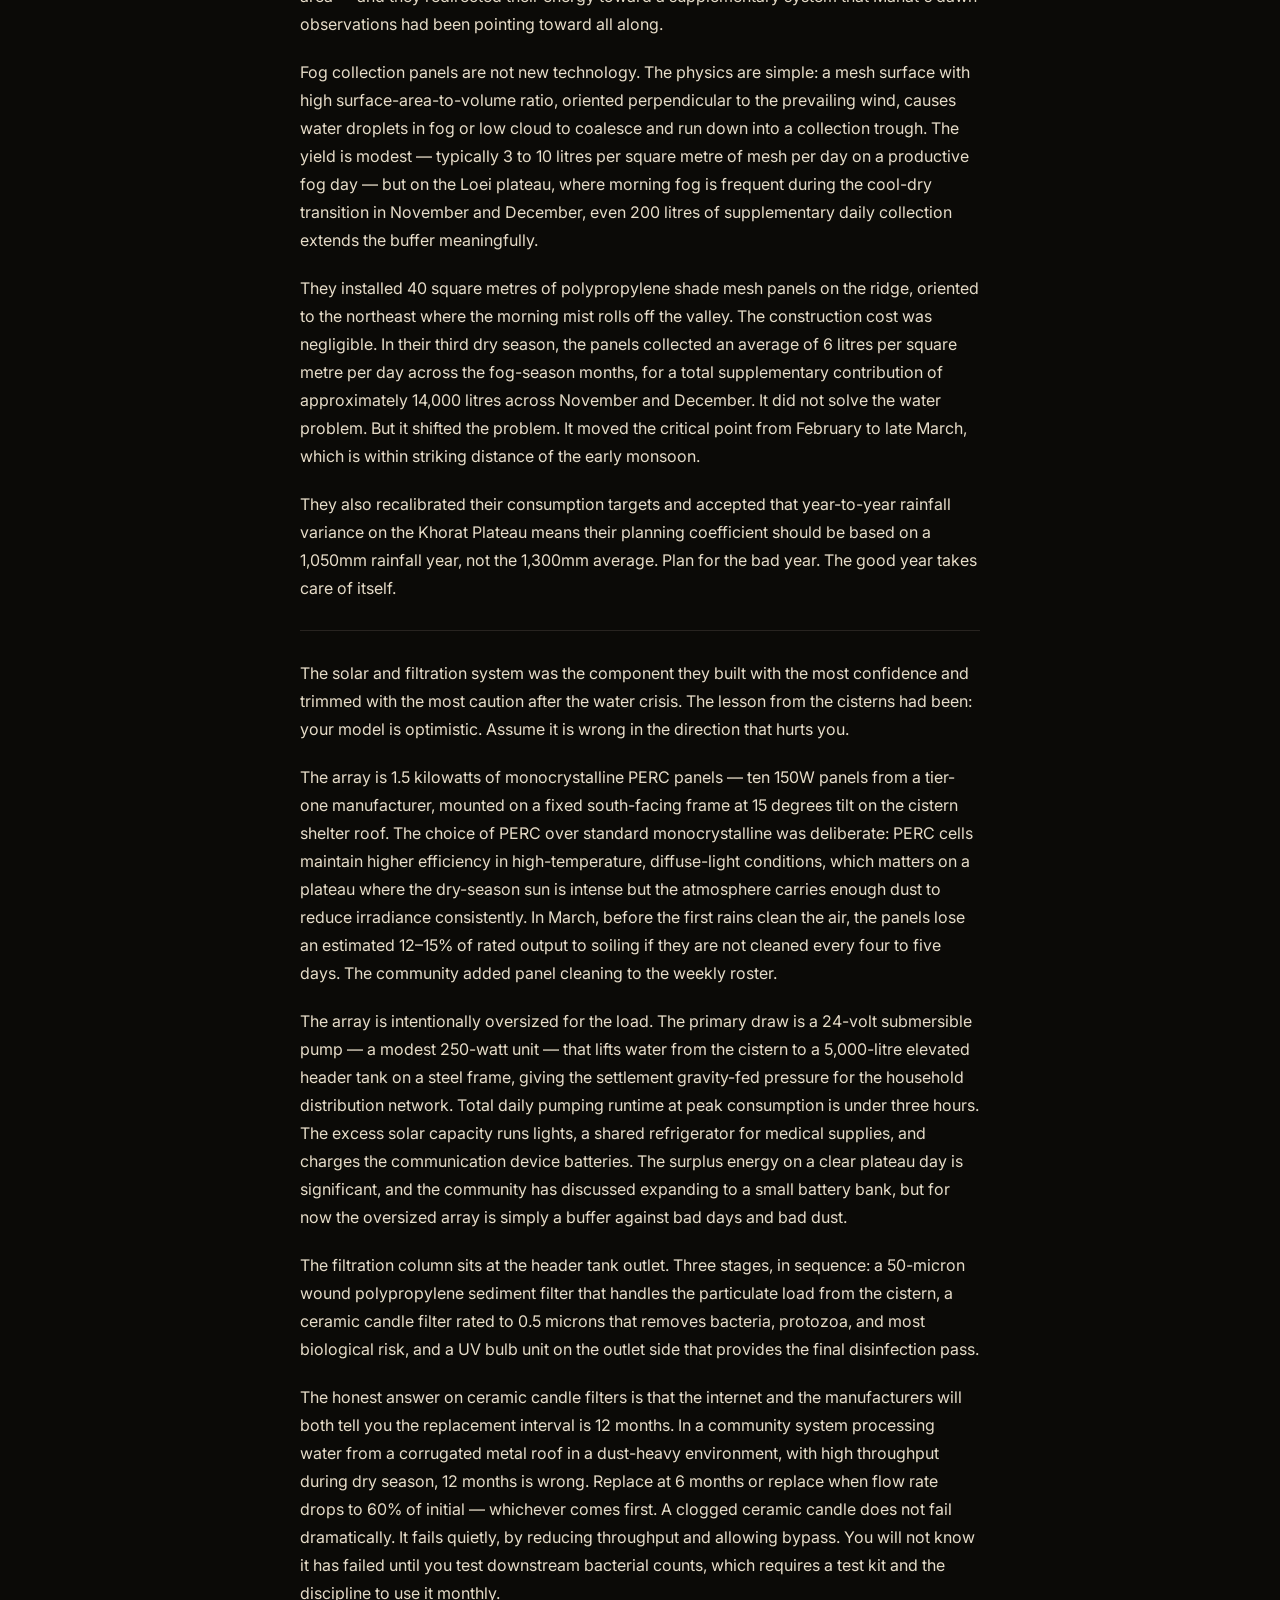
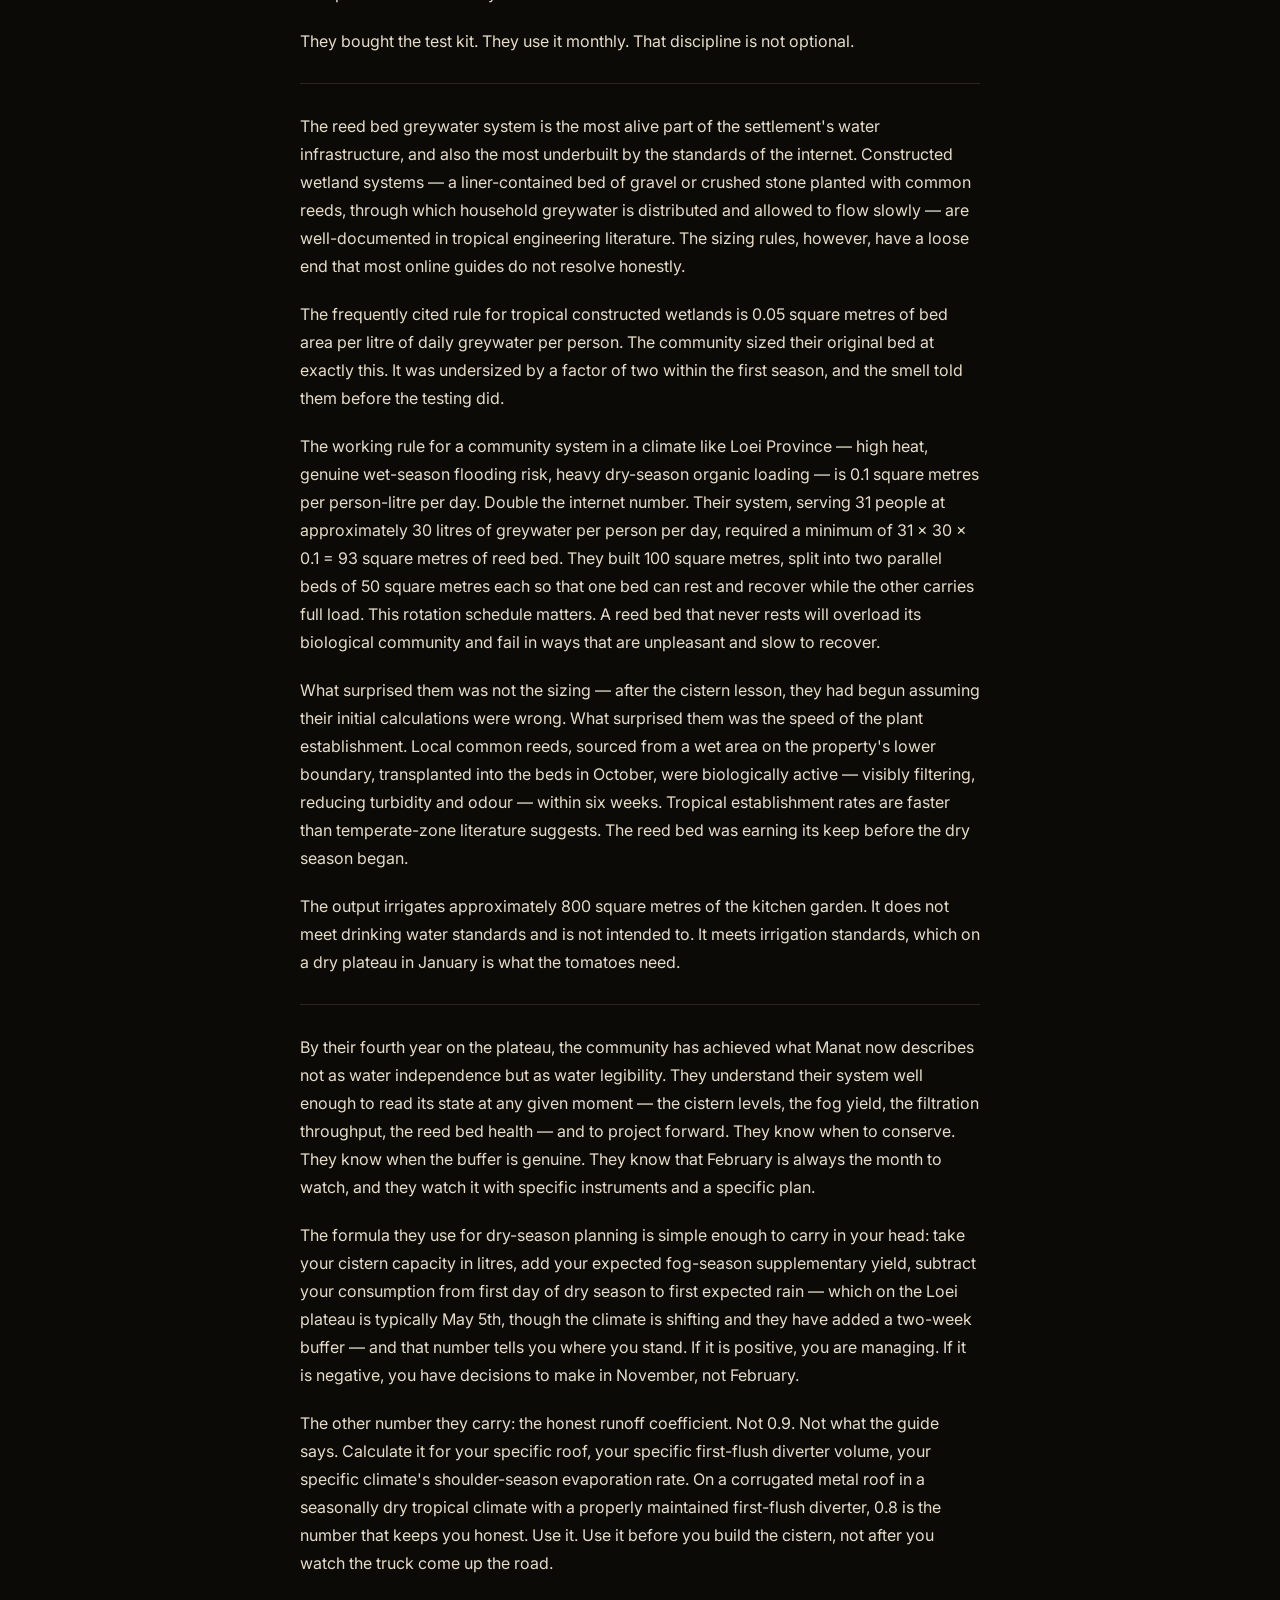
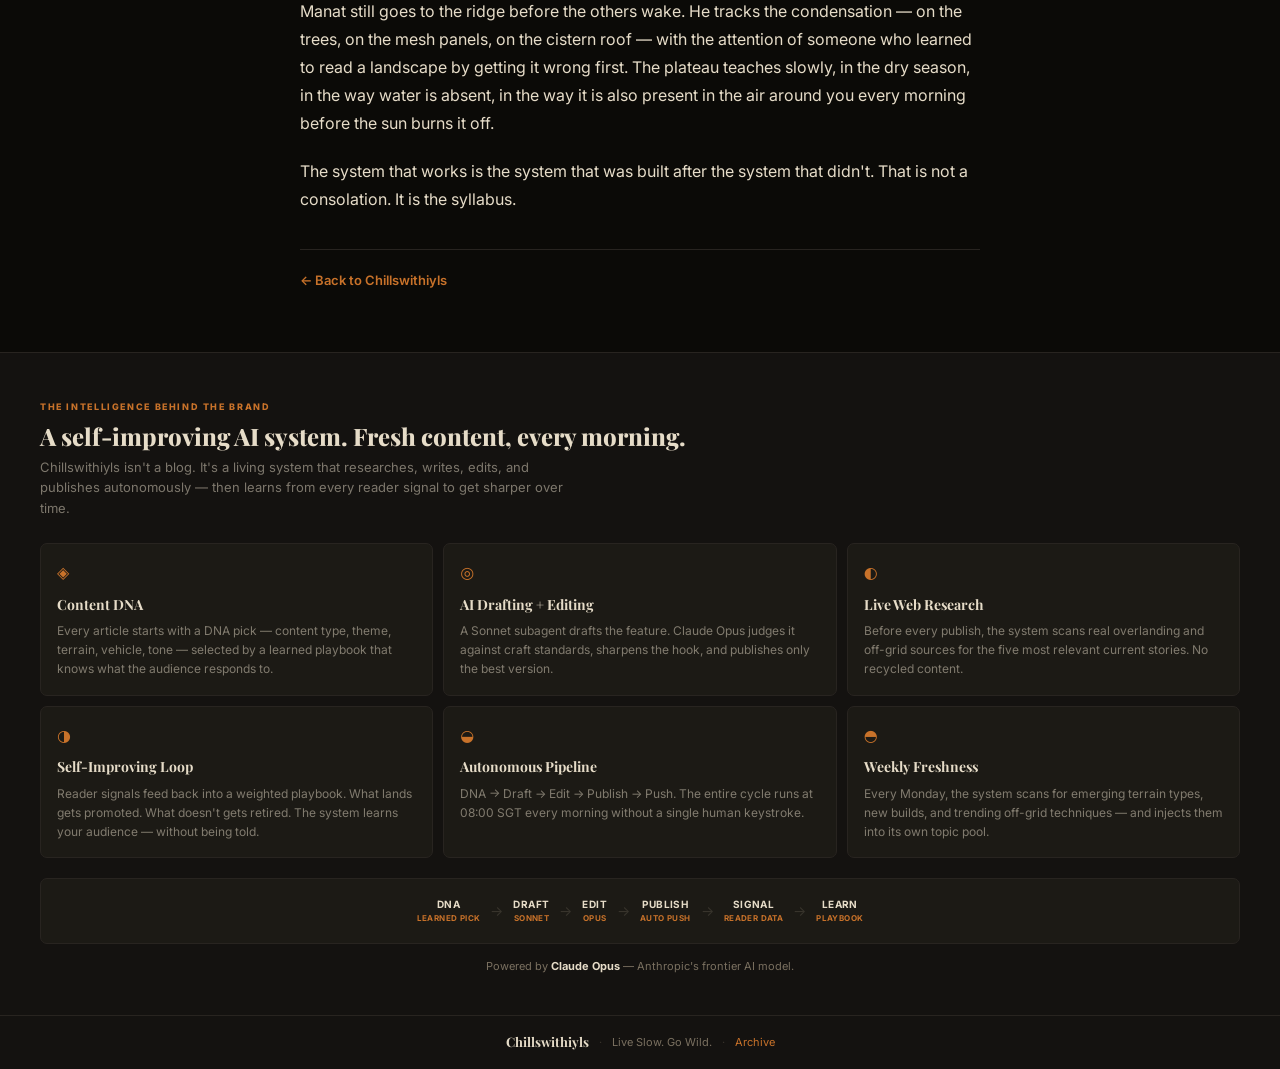
<file: articles/2026-06-04-what-the-cistern-knows-before-you-do.html>
<!DOCTYPE html>
<html lang="en">
<head>
<meta charset="utf-8">
<meta name="viewport" content="width=device-width, initial-scale=1">
<title>What the Cistern Knows Before You Do — Chillswithiyls</title>
<meta name="description" content="Six families, four hectares of red laterite plateau in Loei Province, and the single decimal point error that forced a truck of water up the hill — a complete build guide for community rainwater, solar filtration, and greywater systems that actually survive the dry season.">
<link rel="canonical" href="https://adamdegoat.github.io/chillswithiyls/articles/2026-06-04-what-the-cistern-knows-before-you-do.html">
<meta property="og:type" content="website">
<meta property="og:site_name" content="Chillswithiyls">
<meta property="og:title" content="What the Cistern Knows Before You Do — Chillswithiyls">
<meta property="og:description" content="Six families, four hectares of red laterite plateau in Loei Province, and the single decimal point error that forced a truck of water up the hill — a complete build guide for community rainwater, solar filtration, and greywater systems that actually survive the dry season.">
<meta property="og:image" content="https://adamdegoat.github.io/chillswithiyls/assets/og-default.png">
<meta property="og:url" content="https://adamdegoat.github.io/chillswithiyls/articles/2026-06-04-what-the-cistern-knows-before-you-do.html">
<meta name="twitter:card" content="summary_large_image">
<link rel="preconnect" href="https://fonts.googleapis.com">
<link rel="preconnect" href="https://fonts.gstatic.com" crossorigin>
<link href="https://fonts.googleapis.com/css2?family=Playfair+Display:ital,wght@0,700;0,800;1,700&family=Inter:wght@400;500;600&display=swap" rel="stylesheet">
<link rel="stylesheet" href="https://adamdegoat.github.io/chillswithiyls/assets/style.css?v=202606111532">
</head>
<body>

<header class="masthead">
  <div class="mast-inner">
    <a href="https://adamdegoat.github.io/chillswithiyls/" class="mast-logo">
      <svg class="mast-icon" viewBox="0 0 48 48" fill="none" xmlns="http://www.w3.org/2000/svg">
        <circle cx="24" cy="24" r="20" stroke="currentColor" stroke-width="2"/>
        <path d="M24 4 L24 44 M4 24 L44 24" stroke="currentColor" stroke-width="1.5" opacity="0.4"/>
        <circle cx="24" cy="24" r="4" fill="currentColor"/>
        <path d="M24 4 L28 12 L24 10 L20 12 Z" fill="currentColor"/>
        <path d="M44 24 L36 20 L38 24 L36 28 Z" fill="currentColor"/>
      </svg>
      <div class="mast-text">
        <span class="mast-brand">Chillswithiyls</span>
        <span class="mast-tag">Live Slow. Go Wild.</span>
      </div>
    </a>
    <nav class="mast-nav">
      <a href="https://adamdegoat.github.io/chillswithiyls/home.html">Today</a>
      <a href="https://adamdegoat.github.io/chillswithiyls/archive.html">Archive</a>
      <a href="https://adamdegoat.github.io/chillswithiyls/home.html#how-it-works">About</a>
    </nav>
  </div>
</header>


<article class="article-page">
  <header class="article-header">
    <div class="article-meta-top">
      <span>Thursday, 4 June 2026</span>
      <span class="sep">·</span>
      <span>14 min read</span>
      <span class="sep">·</span><span class="tag">Build Guide</span><span class="tag">Red desert plateau</span>
    </div>
    <h1 class="article-title">What the Cistern Knows Before You Do</h1>
    <p class="article-summary">Six families, four hectares of red laterite plateau in Loei Province, and the single decimal point error that forced a truck of water up the hill — a complete build guide for community rainwater, solar filtration, and greywater systems that actually survive the dry season.</p>
    <blockquote class="article-pull">The system that works is the system that was built after the system that didn&#x27;t. That is not a consolation. It is the syllabus.</blockquote>
  </header>
  <div class="article-body">
    <p>The condensation forms at 5:14 in the morning. Manat knows this because he has been waking before the others long enough to track it — not by intention at first, just the particular insomnia of someone who has built something large and is not certain it will hold.</p>
<p>From the ridge above the settlement, the plateau spreads out in the blue-grey light before dawn finds its colour. Down in the valley, the trees are sweating. You can see it: the scrub acacia and the flame trees pulling moisture out of the air, every leaf surface beaded, the red laterite track below running dark with condensation drip. This is December. It has not rained in six weeks. The trees do not care.</p>
<p>What Manat notices — the thing that takes him almost a full dry season to understand — is that the condensation pattern on the ferrocement roof of Cistern One is different from the condensation on the valley trees. The trees are heavy with it, dripping. The cistern roof, corrugated metal sheeted over a concrete cap, is dry by comparison. Not bone dry. But significantly drier, despite facing the same sky.</p>
<p>He does not know yet what to do with this. He files it the way you file the things that do not fit your current model — not dismissed, just held. Three months later, after the crisis, after the trucks, after the long community meeting where nobody said what they were all thinking, the observation will come back to him. The cistern is the wrong surface. The trees are collectors. The air contains water. They have been measuring water only as a falling thing.</p>
<p>That is where this story actually begins. Not with the system that worked, but with the gap between what they thought they understood and what the plateau was quietly showing them.</p>
<hr class="section-break">
<p>Six families. Thirty-one people if you count the children, and you should, because the children are the reason most of these families made the move. Three generations in two cases. A combined skill set that reads, as Manat likes to say, like a village that got scattered and reassembled: a retired civil engineer from Khon Kaen, two former schoolteachers, a woman who ran a plant nursery for twenty years in Udon Thani, a mechanic who can keep a Land Cruiser running on principle and stubbornness, and Manat himself, who spent fifteen years building water infrastructure for an NGO in Laos before deciding he wanted to do it once, properly, for himself.</p>
<p>They found the plateau parcel through the kind of slow social gravity that assembles these communities — someone knew someone, a piece of land near the Phu Kradueng foothills in Loei Province came available at a price that six families could negotiate together, and the conversations that had been happening over LINE chat for two years suddenly had coordinates. Four hectares of red laterite highland. Deeply seasonal rainfall — the plateau receives roughly 1,300mm annually, almost entirely concentrated between May and October. Dry season is not merely dry. It is an audit.</p>
<p>The plateau sits at around 350 metres elevation. The views are unreasonable. The sun hours, in the dry season, average 6.5 per day. The dust, in March, is total. The nearest town with a hardware supplier large enough to stock rebar is forty-five minutes on a road that degrades significantly between December and April, depending on how many trucks have used it. This last fact, which sounds like a footnote, turns out to be one of the most load-bearing constraints in their entire build plan.</p>
<p>They broke ground on the water system first, before the houses were finished, before the solar was installed, before anything. Manat had seen too many off-grid projects fail in sequence — people building the dwelling first and treating water as a phase-two problem. Water is not phase two. Water is the project.</p>
<hr class="section-break">
<p>The ferrocement cisterns are the most honest things on the property. They do not look impressive. Two squat cylinders, each roughly 7 metres in diameter and 2 metres deep internal height, buried partially into the hillside so the thermal mass of the earth helps maintain a cool internal temperature and reduces algae risk from heat exposure. The corrugated metal catchment roof — 600 square metres total, pitched at 15 degrees to maximise runoff velocity — feeds both cisterns via a first-flush diverter system that discards the initial 25 litres per 100 square metres of roof area at the start of each rain event. The combined design capacity is 75,000 litres split roughly evenly between the two tanks, with an interconnecting valve that allows either cistern to feed the other.</p>
<p>Ferrocement is not the glamorous choice. It will never appear in a magazine as a sleek Danish-inspired water solution. What it is, is this: a cement mortar mix applied over a tight mesh armature — typically two to three layers of chicken wire or weld mesh — that cures into a structure with extraordinary crack resistance relative to its thickness. A well-built ferrocement tank, properly cured and sealed on the interior with food-grade epoxy paint, is a 40-year asset. Forty years. Think about what you own that will last forty years.</p>
<p>The labour is punishing. There is no kind way to say this. The plastering process is iterative — thin coats, full cure between applications, more thin coats — and in the plateau heat the pace is relentless. The community spent nineteen days on the cistern construction, rotating teams, and Manat&#x27;s assessment afterward was blunt: you cannot shortcut the curing schedule. The tanks that crack in year two cracked because someone moved too fast in year one. Budget five weeks for two tanks of this size if you do not have a professional ferrocement crew, which almost no one does.</p>
<p>His verdict, said plainly: do it right the first time or do not do it at all. There is no good repair for a ferrocement cistern that has been built badly. You are not fixing it. You are starting over.</p>
<hr class="section-break">
<p>In their first monsoon season, the cisterns filled. Both of them, full, by mid-August. The community held a small celebration, which they now remember with a specific flavour of embarrassment — the celebration of people who did not yet know what they had gotten wrong.</p>
<p>The calculation they had used for catchment volume was standard: roof area in square metres, multiplied by annual rainfall in millimetres, multiplied by the runoff coefficient, equals total annual harvest potential. They had used a runoff coefficient of 0.9 for corrugated metal roofing, which is what the older engineering guides suggest, and which is broadly correct for rainfall-season performance on a well-maintained roof with gutters in good condition.</p>
<p>What it does not account for is first-flush losses at the start of each event — the diverter is doing its job, discarding the contaminated leading edge of rainfall, and that volume does not enter the cistern. It also does not account for evaporation from the corrugated surface, which on a hot plateau with a metal roof is not trivial. On days with light or intermittent rainfall — common in the shoulder of the monsoon season, late October and early November — a significant fraction of what falls on the roof re-evaporates before it reaches the gutters.</p>
<p>The corrected coefficient for their system, under their specific conditions, is 0.8. Not 0.9. One tenth of a decimal point.</p>
<p>On a 600 square metre roof, receiving 1,300mm of rainfall annually, that difference is: 600 × 1,300 × 0.1 = 78,000 litres. Seventy-eight thousand litres per year. More than one of their cisterns. Gone from the calculation, gone from the plan, gone from the buffer they thought they had.</p>
<p>They entered their second dry season — November through March, the long audit — with full cisterns and an incorrect model. By February, Cistern Two was at 22% and Cistern One was at 31%. Thirty-one people, several months of dry season remaining, approximately 40 days of water at their then-current consumption rate. Manat ran the numbers four times hoping to get a different answer.</p>
<hr class="section-break">
<p>The truck came from town on a Thursday. Fifteen thousand litres in a tanker that cost more than anyone had budgeted for and more than the community had agreed to spend on anything without a full vote. The vote, in retrospect, was academic. You do not vote on water when you are forty days from dry.</p>
<p>What Manat remembers most is not the cost. It is the dust the truck kicked up on the access road, and the way the red laterite settled back over the ruts afterward, and the knowledge that this road — which they had told themselves was adequate, which their trucks had navigated without serious incident — was not rated for tanker traffic and would not remain adequate if tanker traffic became a pattern.</p>
<p>The mechanic, Somchai, said it first: the access road is load-bearing infrastructure. Not metaphorically. Literally. If your water plan fails and you need trucks, you need a road that takes trucks. If your supply chain for any critical input requires vehicular access, that road&#x27;s condition is part of your self-sufficiency calculation. It is not separate from the homestead. It is the homestead&#x27;s nervous system.</p>
<p>This is where the truck matters — not as a romantic fixture in an overlanding story, but as a functional fact about what off-grid community life actually requires. The Land Cruiser and the 4-tonne flatbed they use for supply runs are not relics of the life they came from. They are how the community gets rebar for repairs, how a medical emergency gets handled at 2am, how 15,000 litres of water arrives when the math is wrong. Self-sufficiency is not isolation. It is the infrastructure to choose when you depend on outside and when you do not. The truck is that choice, made physical.</p>
<p>After the water crisis, Somchai spent a month grading and gravelling the worst sections of the access road. It cost money they had not planned to spend. It was the right call. It remains the right call.</p>
<hr class="section-break">
<p>The rebuild began with the calculation and worked outward. If the honest runoff coefficient was 0.8, and their cisterns held 75,000 litres, and their community of 31 people used approximately 60 litres per person per day on careful rationing — which they had demonstrated they could sustain — then their total dry-season consumption over a 150-day dry season was 31 × 60 × 150 = 279,000 litres. Their existing cisterns could not hold that. No realistic catchment roof on their 4-hectare property could fill cisterns of that size in a single monsoon season.</p>
<p>So they did two things. They accepted that they would not achieve full water independence from rainwater alone — at least not without a third cistern and a significantly expanded roof area — and they redirected their energy toward a supplementary system that Manat&#x27;s dawn observations had been pointing toward all along.</p>
<p>Fog collection panels are not new technology. The physics are simple: a mesh surface with high surface-area-to-volume ratio, oriented perpendicular to the prevailing wind, causes water droplets in fog or low cloud to coalesce and run down into a collection trough. The yield is modest — typically 3 to 10 litres per square metre of mesh per day on a productive fog day — but on the Loei plateau, where morning fog is frequent during the cool-dry transition in November and December, even 200 litres of supplementary daily collection extends the buffer meaningfully.</p>
<p>They installed 40 square metres of polypropylene shade mesh panels on the ridge, oriented to the northeast where the morning mist rolls off the valley. The construction cost was negligible. In their third dry season, the panels collected an average of 6 litres per square metre per day across the fog-season months, for a total supplementary contribution of approximately 14,000 litres across November and December. It did not solve the water problem. But it shifted the problem. It moved the critical point from February to late March, which is within striking distance of the early monsoon.</p>
<p>They also recalibrated their consumption targets and accepted that year-to-year rainfall variance on the Khorat Plateau means their planning coefficient should be based on a 1,050mm rainfall year, not the 1,300mm average. Plan for the bad year. The good year takes care of itself.</p>
<hr class="section-break">
<p>The solar and filtration system was the component they built with the most confidence and trimmed with the most caution after the water crisis. The lesson from the cisterns had been: your model is optimistic. Assume it is wrong in the direction that hurts you.</p>
<p>The array is 1.5 kilowatts of monocrystalline PERC panels — ten 150W panels from a tier-one manufacturer, mounted on a fixed south-facing frame at 15 degrees tilt on the cistern shelter roof. The choice of PERC over standard monocrystalline was deliberate: PERC cells maintain higher efficiency in high-temperature, diffuse-light conditions, which matters on a plateau where the dry-season sun is intense but the atmosphere carries enough dust to reduce irradiance consistently. In March, before the first rains clean the air, the panels lose an estimated 12–15% of rated output to soiling if they are not cleaned every four to five days. The community added panel cleaning to the weekly roster.</p>
<p>The array is intentionally oversized for the load. The primary draw is a 24-volt submersible pump — a modest 250-watt unit — that lifts water from the cistern to a 5,000-litre elevated header tank on a steel frame, giving the settlement gravity-fed pressure for the household distribution network. Total daily pumping runtime at peak consumption is under three hours. The excess solar capacity runs lights, a shared refrigerator for medical supplies, and charges the communication device batteries. The surplus energy on a clear plateau day is significant, and the community has discussed expanding to a small battery bank, but for now the oversized array is simply a buffer against bad days and bad dust.</p>
<p>The filtration column sits at the header tank outlet. Three stages, in sequence: a 50-micron wound polypropylene sediment filter that handles the particulate load from the cistern, a ceramic candle filter rated to 0.5 microns that removes bacteria, protozoa, and most biological risk, and a UV bulb unit on the outlet side that provides the final disinfection pass.</p>
<p>The honest answer on ceramic candle filters is that the internet and the manufacturers will both tell you the replacement interval is 12 months. In a community system processing water from a corrugated metal roof in a dust-heavy environment, with high throughput during dry season, 12 months is wrong. Replace at 6 months or replace when flow rate drops to 60% of initial — whichever comes first. A clogged ceramic candle does not fail dramatically. It fails quietly, by reducing throughput and allowing bypass. You will not know it has failed until you test downstream bacterial counts, which requires a test kit and the discipline to use it monthly.</p>
<p>They bought the test kit. They use it monthly. That discipline is not optional.</p>
<hr class="section-break">
<p>The reed bed greywater system is the most alive part of the settlement&#x27;s water infrastructure, and also the most underbuilt by the standards of the internet. Constructed wetland systems — a liner-contained bed of gravel or crushed stone planted with common reeds, through which household greywater is distributed and allowed to flow slowly — are well-documented in tropical engineering literature. The sizing rules, however, have a loose end that most online guides do not resolve honestly.</p>
<p>The frequently cited rule for tropical constructed wetlands is 0.05 square metres of bed area per litre of daily greywater per person. The community sized their original bed at exactly this. It was undersized by a factor of two within the first season, and the smell told them before the testing did.</p>
<p>The working rule for a community system in a climate like Loei Province — high heat, genuine wet-season flooding risk, heavy dry-season organic loading — is 0.1 square metres per person-litre per day. Double the internet number. Their system, serving 31 people at approximately 30 litres of greywater per person per day, required a minimum of 31 × 30 × 0.1 = 93 square metres of reed bed. They built 100 square metres, split into two parallel beds of 50 square metres each so that one bed can rest and recover while the other carries full load. This rotation schedule matters. A reed bed that never rests will overload its biological community and fail in ways that are unpleasant and slow to recover.</p>
<p>What surprised them was not the sizing — after the cistern lesson, they had begun assuming their initial calculations were wrong. What surprised them was the speed of the plant establishment. Local common reeds, sourced from a wet area on the property&#x27;s lower boundary, transplanted into the beds in October, were biologically active — visibly filtering, reducing turbidity and odour — within six weeks. Tropical establishment rates are faster than temperate-zone literature suggests. The reed bed was earning its keep before the dry season began.</p>
<p>The output irrigates approximately 800 square metres of the kitchen garden. It does not meet drinking water standards and is not intended to. It meets irrigation standards, which on a dry plateau in January is what the tomatoes need.</p>
<hr class="section-break">
<p>By their fourth year on the plateau, the community has achieved what Manat now describes not as water independence but as water legibility. They understand their system well enough to read its state at any given moment — the cistern levels, the fog yield, the filtration throughput, the reed bed health — and to project forward. They know when to conserve. They know when the buffer is genuine. They know that February is always the month to watch, and they watch it with specific instruments and a specific plan.</p>
<p>The formula they use for dry-season planning is simple enough to carry in your head: take your cistern capacity in litres, add your expected fog-season supplementary yield, subtract your consumption from first day of dry season to first expected rain — which on the Loei plateau is typically May 5th, though the climate is shifting and they have added a two-week buffer — and that number tells you where you stand. If it is positive, you are managing. If it is negative, you have decisions to make in November, not February.</p>
<p>The other number they carry: the honest runoff coefficient. Not 0.9. Not what the guide says. Calculate it for your specific roof, your specific first-flush diverter volume, your specific climate&#x27;s shoulder-season evaporation rate. On a corrugated metal roof in a seasonally dry tropical climate with a properly maintained first-flush diverter, 0.8 is the number that keeps you honest. Use it. Use it before you build the cistern, not after you watch the truck come up the road.</p>
<p>Manat still goes to the ridge before the others wake. He tracks the condensation — on the trees, on the mesh panels, on the cistern roof — with the attention of someone who learned to read a landscape by getting it wrong first. The plateau teaches slowly, in the dry season, in the way water is absent, in the way it is also present in the air around you every morning before the sun burns it off.</p>
<p>The system that works is the system that was built after the system that didn&#x27;t. That is not a consolation. It is the syllabus.</p>
  </div>
  <footer class="article-footer">
    <a href="https://adamdegoat.github.io/chillswithiyls/" class="back-link">← Back to Chillswithiyls</a>
  </footer>
</article>


<section class="how-it-works" id="how-it-works">
  <div class="hiw-inner">
    <div class="hiw-header">
      <span class="hiw-eyebrow">The Intelligence Behind the Brand</span>
      <h2 class="hiw-title">A self-improving AI system. Fresh content, every morning.</h2>
      <p class="hiw-sub">Chillswithiyls isn't a blog. It's a living system that researches, writes, edits, and publishes autonomously — then learns from every reader signal to get sharper over time.</p>
    </div>
    <div class="hiw-grid">
      <div class="hiw-card">
        <div class="hiw-icon">◈</div>
        <h3>Content DNA</h3>
        <p>Every article starts with a DNA pick — content type, theme, terrain, vehicle, tone — selected by a learned playbook that knows what the audience responds to.</p>
      </div>
      <div class="hiw-card">
        <div class="hiw-icon">◎</div>
        <h3>AI Drafting + Editing</h3>
        <p>A Sonnet subagent drafts the feature. Claude Opus judges it against craft standards, sharpens the hook, and publishes only the best version.</p>
      </div>
      <div class="hiw-card">
        <div class="hiw-icon">◐</div>
        <h3>Live Web Research</h3>
        <p>Before every publish, the system scans real overlanding and off-grid sources for the five most relevant current stories. No recycled content.</p>
      </div>
      <div class="hiw-card">
        <div class="hiw-icon">◑</div>
        <h3>Self-Improving Loop</h3>
        <p>Reader signals feed back into a weighted playbook. What lands gets promoted. What doesn't gets retired. The system learns your audience — without being told.</p>
      </div>
      <div class="hiw-card">
        <div class="hiw-icon">◒</div>
        <h3>Autonomous Pipeline</h3>
        <p>DNA → Draft → Edit → Publish → Push. The entire cycle runs at 08:00 SGT every morning without a single human keystroke.</p>
      </div>
      <div class="hiw-card">
        <div class="hiw-icon">◓</div>
        <h3>Weekly Freshness</h3>
        <p>Every Monday, the system scans for emerging terrain types, new builds, and trending off-grid techniques — and injects them into its own topic pool.</p>
      </div>
    </div>
    <div class="hiw-flow">
      <div class="flow-step">DNA<br><span>Learned pick</span></div>
      <div class="flow-arrow">→</div>
      <div class="flow-step">Draft<br><span>Sonnet</span></div>
      <div class="flow-arrow">→</div>
      <div class="flow-step">Edit<br><span>Opus</span></div>
      <div class="flow-arrow">→</div>
      <div class="flow-step">Publish<br><span>Auto push</span></div>
      <div class="flow-arrow">→</div>
      <div class="flow-step">Signal<br><span>Reader data</span></div>
      <div class="flow-arrow">→</div>
      <div class="flow-step">Learn<br><span>Playbook</span></div>
    </div>
    <p class="hiw-powered">Powered by <strong>Claude Opus</strong> — Anthropic's frontier AI model.</p>
  </div>
</section>


<footer class="site-footer">
  <div class="footer-inner">
    <span class="footer-brand">Chillswithiyls</span>
    <span class="footer-sep">·</span>
    <span>Live Slow. Go Wild.</span>
    <span class="footer-sep">·</span>
    <a href="https://adamdegoat.github.io/chillswithiyls/archive.html">Archive</a>
  </div>
</footer>

</body>
</html>
</file>
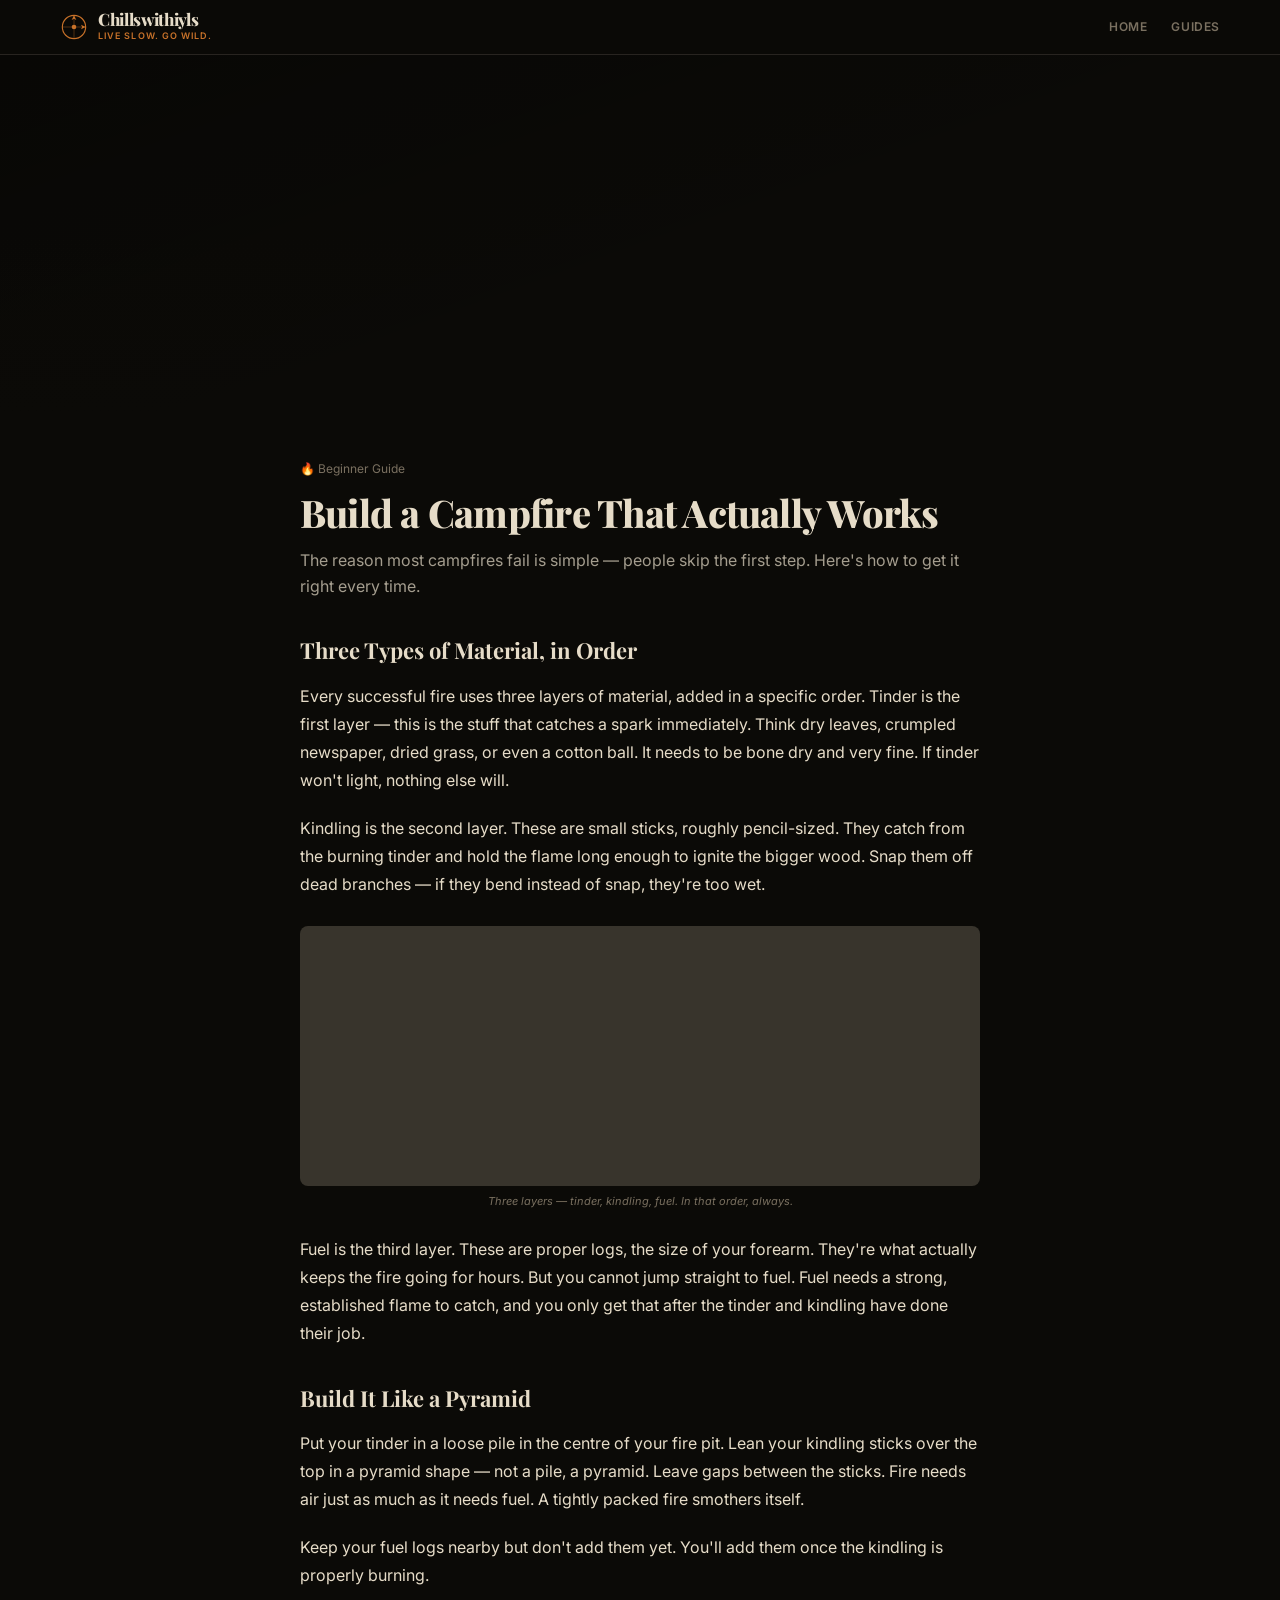
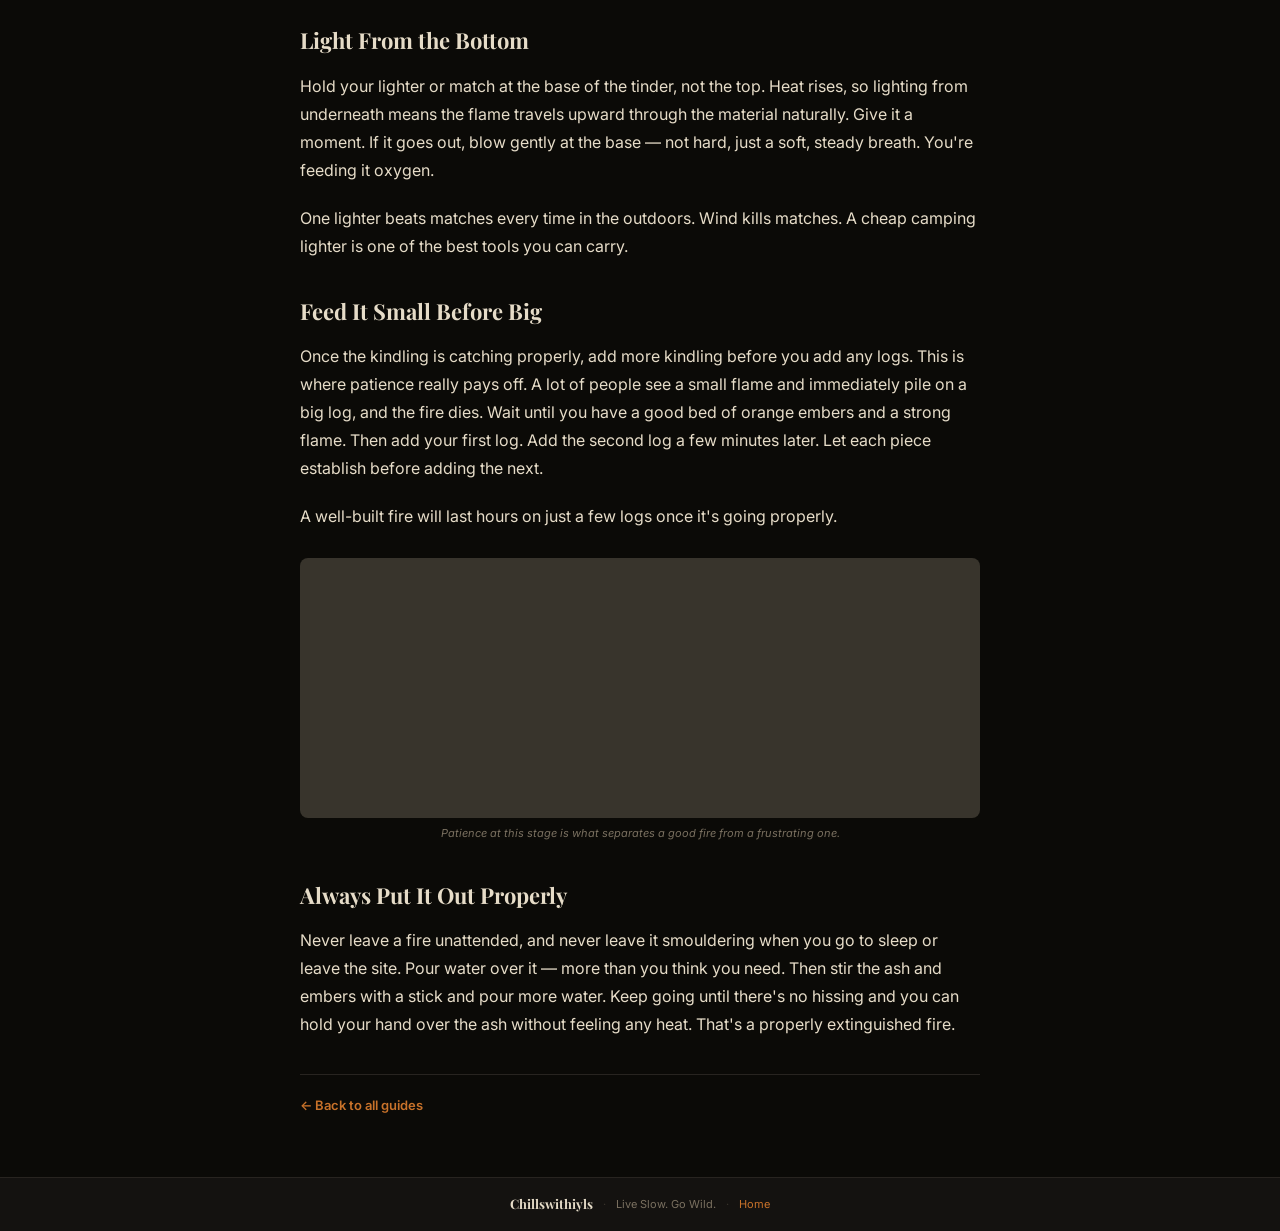
<file: guides/build-a-campfire.html>
<!DOCTYPE html>
<html lang="en">
<head>
<meta charset="utf-8">
<meta name="viewport" content="width=device-width, initial-scale=1">
<title>Build a Campfire That Actually Works — Chillswithiyls</title>
<meta name="description" content="No more failed fires. Learn the simple three-layer method that gets a campfire going every time, even if you've never done it before.">
<link rel="preconnect" href="https://fonts.googleapis.com">
<link rel="preconnect" href="https://fonts.gstatic.com" crossorigin>
<link href="https://fonts.googleapis.com/css2?family=Playfair+Display:ital,wght@0,700;0,800;1,700&family=Inter:wght@400;500;600&display=swap" rel="stylesheet">
<link rel="stylesheet" href="https://adamdegoat.github.io/chillswithiyls/assets/style.css?v=202606012219">
</head>
<body>
<header class="masthead">
  <div class="mast-inner">
    <a href="https://adamdegoat.github.io/chillswithiyls/" class="mast-logo">
      <svg class="mast-icon" viewBox="0 0 48 48" fill="none" xmlns="http://www.w3.org/2000/svg">
        <circle cx="24" cy="24" r="20" stroke="currentColor" stroke-width="2"/>
        <path d="M24 4 L24 44 M4 24 L44 24" stroke="currentColor" stroke-width="1.5" opacity="0.4"/>
        <circle cx="24" cy="24" r="4" fill="currentColor"/>
        <path d="M24 4 L28 12 L24 10 L20 12 Z" fill="currentColor"/>
        <path d="M44 24 L36 20 L38 24 L36 28 Z" fill="currentColor"/>
      </svg>
      <div class="mast-text">
        <span class="mast-brand">Chillswithiyls</span>
        <span class="mast-tag">Live Slow. Go Wild.</span>
      </div>
    </a>
    <nav class="mast-nav">
      <a href="https://adamdegoat.github.io/chillswithiyls/">Home</a>
      <a href="https://adamdegoat.github.io/chillswithiyls/#start-here">Guides</a>
    </nav>
  </div>
</header>
<div class="guide-hero" style="background-image: linear-gradient(160deg, rgba(0,0,0,0.3) 0%, transparent 60%), url('https://images.unsplash.com/photo-1455763916899-e8b50eca9967?auto=format&fit=crop&w=1400&q=80');"></div>
<article class="article-page">
  <header class="article-header">
    <div class="article-meta-top">
      <span>🔥 Beginner Guide</span>
    </div>
    <h1 class="article-title">Build a Campfire That Actually Works</h1>
    <p class="article-summary">The reason most campfires fail is simple — people skip the first step. Here's how to get it right every time.</p>
  </header>
  <div class="article-body">

    <h2>Three Types of Material, in Order</h2>
    <p>Every successful fire uses three layers of material, added in a specific order. Tinder is the first layer — this is the stuff that catches a spark immediately. Think dry leaves, crumpled newspaper, dried grass, or even a cotton ball. It needs to be bone dry and very fine. If tinder won't light, nothing else will.</p>
    <p>Kindling is the second layer. These are small sticks, roughly pencil-sized. They catch from the burning tinder and hold the flame long enough to ignite the bigger wood. Snap them off dead branches — if they bend instead of snap, they're too wet.</p>

    <div class="guide-img" style="background-image: url('https://images.unsplash.com/photo-1502877338535-766e1452684a?auto=format&fit=crop&w=900&q=80'); background-position: center 70%;"></div>
    <span class="guide-img-caption">Three layers — tinder, kindling, fuel. In that order, always.</span>

    <p>Fuel is the third layer. These are proper logs, the size of your forearm. They're what actually keeps the fire going for hours. But you cannot jump straight to fuel. Fuel needs a strong, established flame to catch, and you only get that after the tinder and kindling have done their job.</p>

    <h2>Build It Like a Pyramid</h2>
    <p>Put your tinder in a loose pile in the centre of your fire pit. Lean your kindling sticks over the top in a pyramid shape — not a pile, a pyramid. Leave gaps between the sticks. Fire needs air just as much as it needs fuel. A tightly packed fire smothers itself.</p>
    <p>Keep your fuel logs nearby but don't add them yet. You'll add them once the kindling is properly burning.</p>

    <h2>Light From the Bottom</h2>
    <p>Hold your lighter or match at the base of the tinder, not the top. Heat rises, so lighting from underneath means the flame travels upward through the material naturally. Give it a moment. If it goes out, blow gently at the base — not hard, just a soft, steady breath. You're feeding it oxygen.</p>
    <p>One lighter beats matches every time in the outdoors. Wind kills matches. A cheap camping lighter is one of the best tools you can carry.</p>

    <h2>Feed It Small Before Big</h2>
    <p>Once the kindling is catching properly, add more kindling before you add any logs. This is where patience really pays off. A lot of people see a small flame and immediately pile on a big log, and the fire dies. Wait until you have a good bed of orange embers and a strong flame. Then add your first log. Add the second log a few minutes later. Let each piece establish before adding the next.</p>
    <p>A well-built fire will last hours on just a few logs once it's going properly.</p>

    <div class="guide-img" style="background-image: url('https://images.unsplash.com/photo-1510741768-c3577dab6b4a?auto=format&fit=crop&w=900&q=80');"></div>
    <span class="guide-img-caption">Patience at this stage is what separates a good fire from a frustrating one.</span>

    <h2>Always Put It Out Properly</h2>
    <p>Never leave a fire unattended, and never leave it smouldering when you go to sleep or leave the site. Pour water over it — more than you think you need. Then stir the ash and embers with a stick and pour more water. Keep going until there's no hissing and you can hold your hand over the ash without feeling any heat. That's a properly extinguished fire.</p>

  </div>
  <footer class="article-footer">
    <a href="https://adamdegoat.github.io/chillswithiyls/#start-here" class="back-link">← Back to all guides</a>
  </footer>
</article>
<footer class="site-footer">
  <div class="footer-inner">
    <span class="footer-brand">Chillswithiyls</span>
    <span class="footer-sep">·</span>
    <span>Live Slow. Go Wild.</span>
    <span class="footer-sep">·</span>
    <a href="https://adamdegoat.github.io/chillswithiyls/">Home</a>
  </div>
</footer>
</body>
</html>
</file>
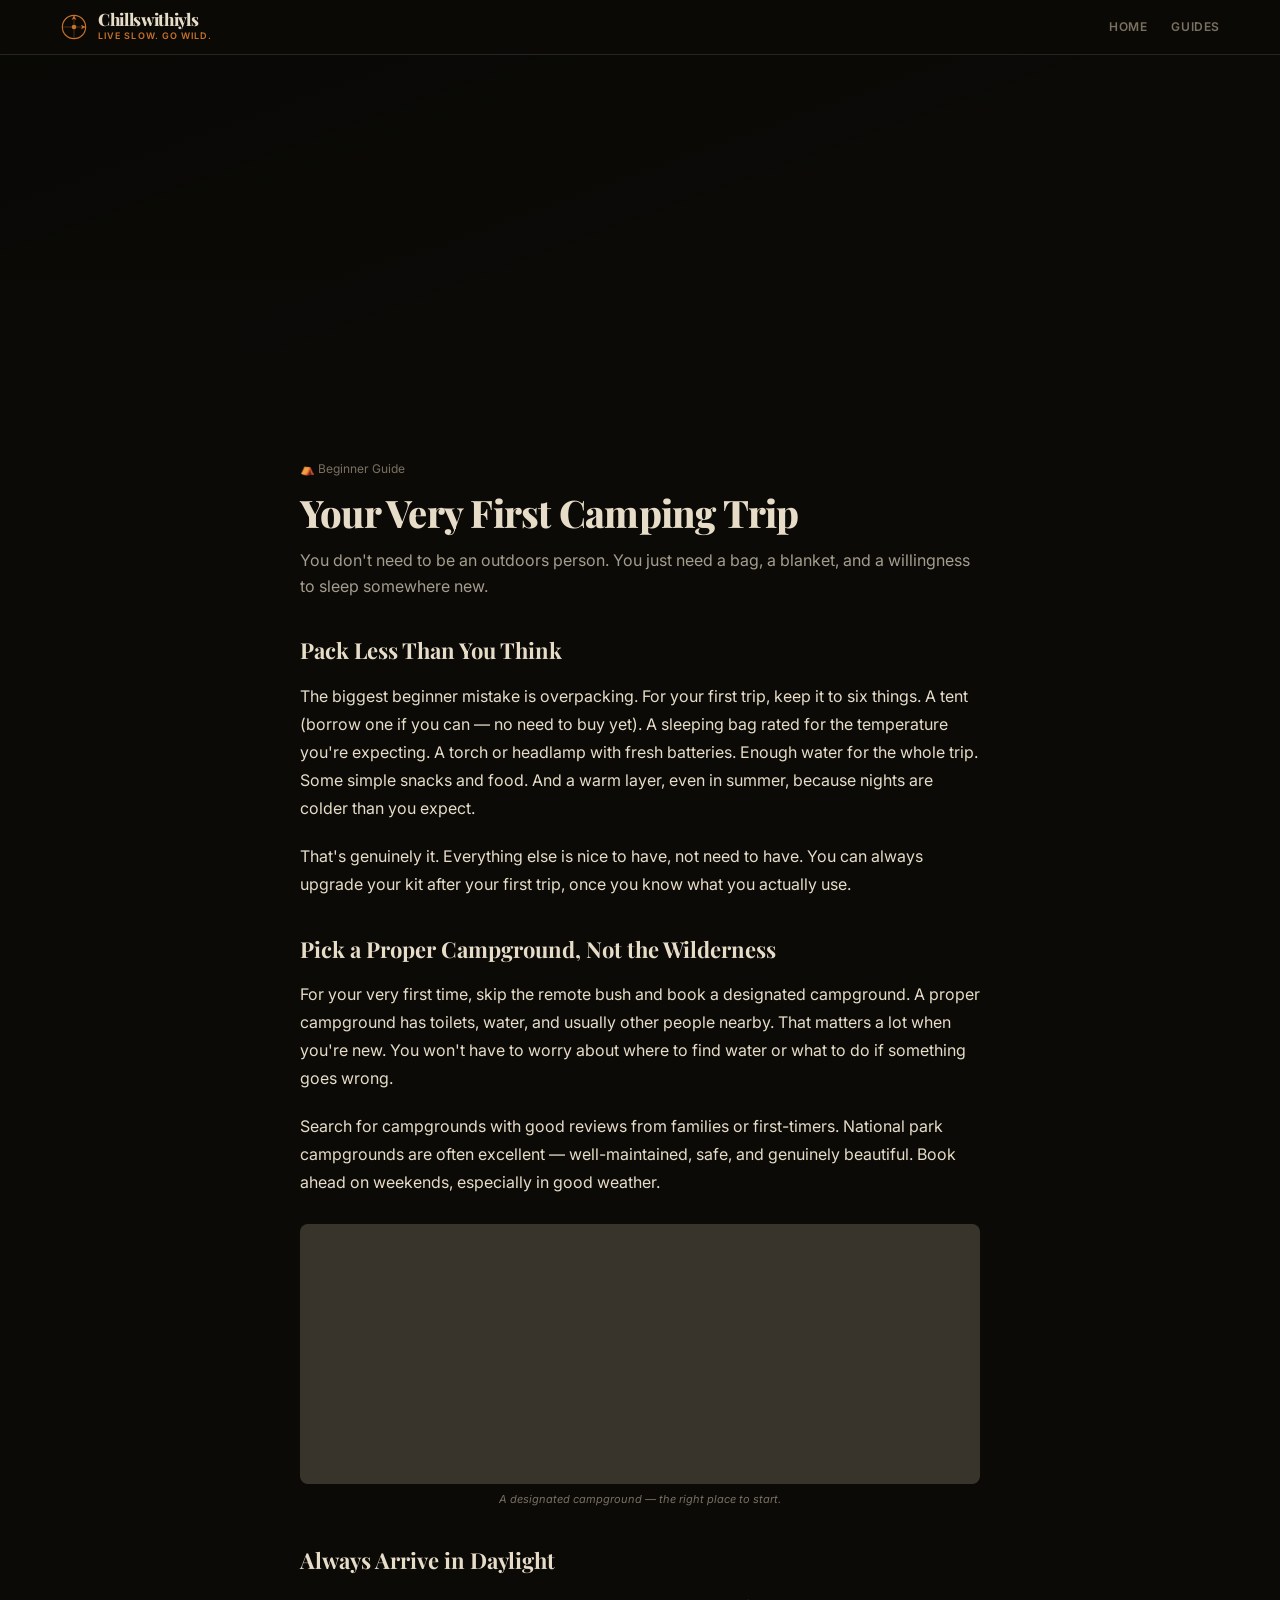
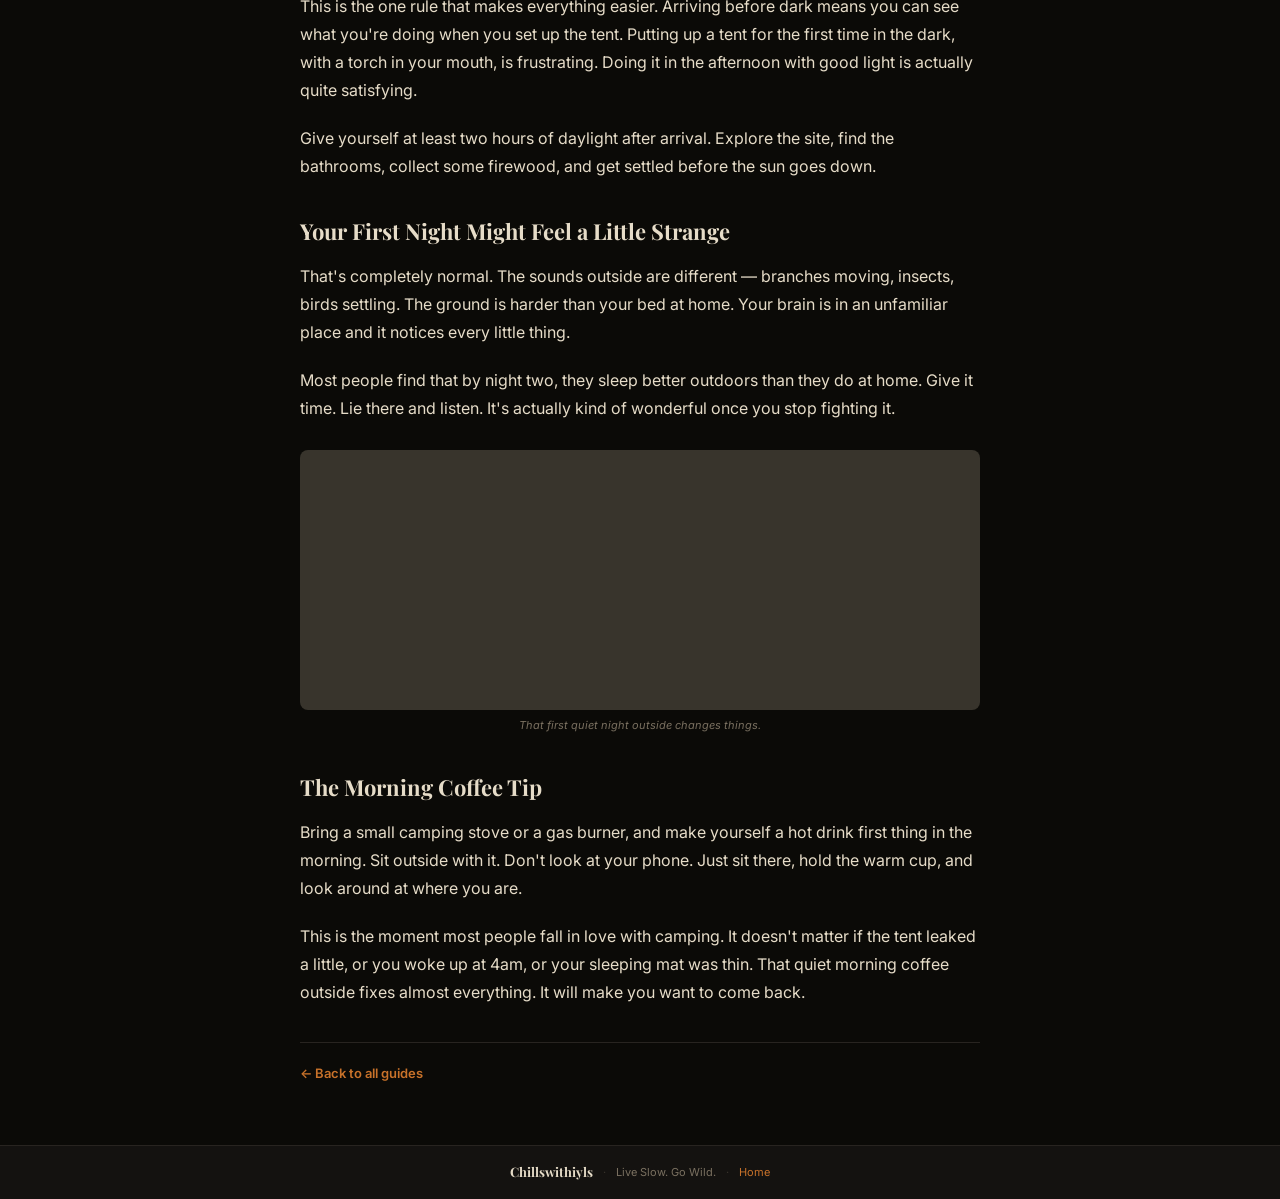
<file: guides/first-camping-trip.html>
<!DOCTYPE html>
<html lang="en">
<head>
<meta charset="utf-8">
<meta name="viewport" content="width=device-width, initial-scale=1">
<title>Your Very First Camping Trip — Chillswithiyls</title>
<meta name="description" content="A calm, no-fuss guide to your very first camping trip. What to pack, where to go, and how to actually enjoy your first night under the stars.">
<link rel="preconnect" href="https://fonts.googleapis.com">
<link rel="preconnect" href="https://fonts.gstatic.com" crossorigin>
<link href="https://fonts.googleapis.com/css2?family=Playfair+Display:ital,wght@0,700;0,800;1,700&family=Inter:wght@400;500;600&display=swap" rel="stylesheet">
<link rel="stylesheet" href="https://adamdegoat.github.io/chillswithiyls/assets/style.css?v=202606012219">
</head>
<body>
<header class="masthead">
  <div class="mast-inner">
    <a href="https://adamdegoat.github.io/chillswithiyls/" class="mast-logo">
      <svg class="mast-icon" viewBox="0 0 48 48" fill="none" xmlns="http://www.w3.org/2000/svg">
        <circle cx="24" cy="24" r="20" stroke="currentColor" stroke-width="2"/>
        <path d="M24 4 L24 44 M4 24 L44 24" stroke="currentColor" stroke-width="1.5" opacity="0.4"/>
        <circle cx="24" cy="24" r="4" fill="currentColor"/>
        <path d="M24 4 L28 12 L24 10 L20 12 Z" fill="currentColor"/>
        <path d="M44 24 L36 20 L38 24 L36 28 Z" fill="currentColor"/>
      </svg>
      <div class="mast-text">
        <span class="mast-brand">Chillswithiyls</span>
        <span class="mast-tag">Live Slow. Go Wild.</span>
      </div>
    </a>
    <nav class="mast-nav">
      <a href="https://adamdegoat.github.io/chillswithiyls/">Home</a>
      <a href="https://adamdegoat.github.io/chillswithiyls/#start-here">Guides</a>
    </nav>
  </div>
</header>
<div class="guide-hero" style="background-image: linear-gradient(160deg, rgba(0,0,0,0.25) 0%, transparent 60%), url('https://images.unsplash.com/photo-1504280390367-361c6d9f38f4?auto=format&fit=crop&w=1400&q=80');"></div>
<article class="article-page">
  <header class="article-header">
    <div class="article-meta-top">
      <span>⛺ Beginner Guide</span>
    </div>
    <h1 class="article-title">Your Very First Camping Trip</h1>
    <p class="article-summary">You don't need to be an outdoors person. You just need a bag, a blanket, and a willingness to sleep somewhere new.</p>
  </header>
  <div class="article-body">

    <h2>Pack Less Than You Think</h2>
    <p>The biggest beginner mistake is overpacking. For your first trip, keep it to six things. A tent (borrow one if you can — no need to buy yet). A sleeping bag rated for the temperature you're expecting. A torch or headlamp with fresh batteries. Enough water for the whole trip. Some simple snacks and food. And a warm layer, even in summer, because nights are colder than you expect.</p>
    <p>That's genuinely it. Everything else is nice to have, not need to have. You can always upgrade your kit after your first trip, once you know what you actually use.</p>

    <h2>Pick a Proper Campground, Not the Wilderness</h2>
    <p>For your very first time, skip the remote bush and book a designated campground. A proper campground has toilets, water, and usually other people nearby. That matters a lot when you're new. You won't have to worry about where to find water or what to do if something goes wrong.</p>
    <p>Search for campgrounds with good reviews from families or first-timers. National park campgrounds are often excellent — well-maintained, safe, and genuinely beautiful. Book ahead on weekends, especially in good weather.</p>

    <div class="guide-img" style="background-image: url('https://images.unsplash.com/photo-1537905569824-f89f14cceb68?auto=format&fit=crop&w=900&q=80'); background-position: center 60%;"></div>
    <span class="guide-img-caption">A designated campground — the right place to start.</span>

    <h2>Always Arrive in Daylight</h2>
    <p>This is the one rule that makes everything easier. Arriving before dark means you can see what you're doing when you set up the tent. Putting up a tent for the first time in the dark, with a torch in your mouth, is frustrating. Doing it in the afternoon with good light is actually quite satisfying.</p>
    <p>Give yourself at least two hours of daylight after arrival. Explore the site, find the bathrooms, collect some firewood, and get settled before the sun goes down.</p>

    <h2>Your First Night Might Feel a Little Strange</h2>
    <p>That's completely normal. The sounds outside are different — branches moving, insects, birds settling. The ground is harder than your bed at home. Your brain is in an unfamiliar place and it notices every little thing.</p>
    <p>Most people find that by night two, they sleep better outdoors than they do at home. Give it time. Lie there and listen. It's actually kind of wonderful once you stop fighting it.</p>

    <div class="guide-img" style="background-image: url('https://images.unsplash.com/photo-1496318447583-f524534e9ce1?auto=format&fit=crop&w=900&q=80');"></div>
    <span class="guide-img-caption">That first quiet night outside changes things.</span>

    <h2>The Morning Coffee Tip</h2>
    <p>Bring a small camping stove or a gas burner, and make yourself a hot drink first thing in the morning. Sit outside with it. Don't look at your phone. Just sit there, hold the warm cup, and look around at where you are.</p>
    <p>This is the moment most people fall in love with camping. It doesn't matter if the tent leaked a little, or you woke up at 4am, or your sleeping mat was thin. That quiet morning coffee outside fixes almost everything. It will make you want to come back.</p>

  </div>
  <footer class="article-footer">
    <a href="https://adamdegoat.github.io/chillswithiyls/#start-here" class="back-link">← Back to all guides</a>
  </footer>
</article>
<footer class="site-footer">
  <div class="footer-inner">
    <span class="footer-brand">Chillswithiyls</span>
    <span class="footer-sep">·</span>
    <span>Live Slow. Go Wild.</span>
    <span class="footer-sep">·</span>
    <a href="https://adamdegoat.github.io/chillswithiyls/">Home</a>
  </div>
</footer>
</body>
</html>
</file>
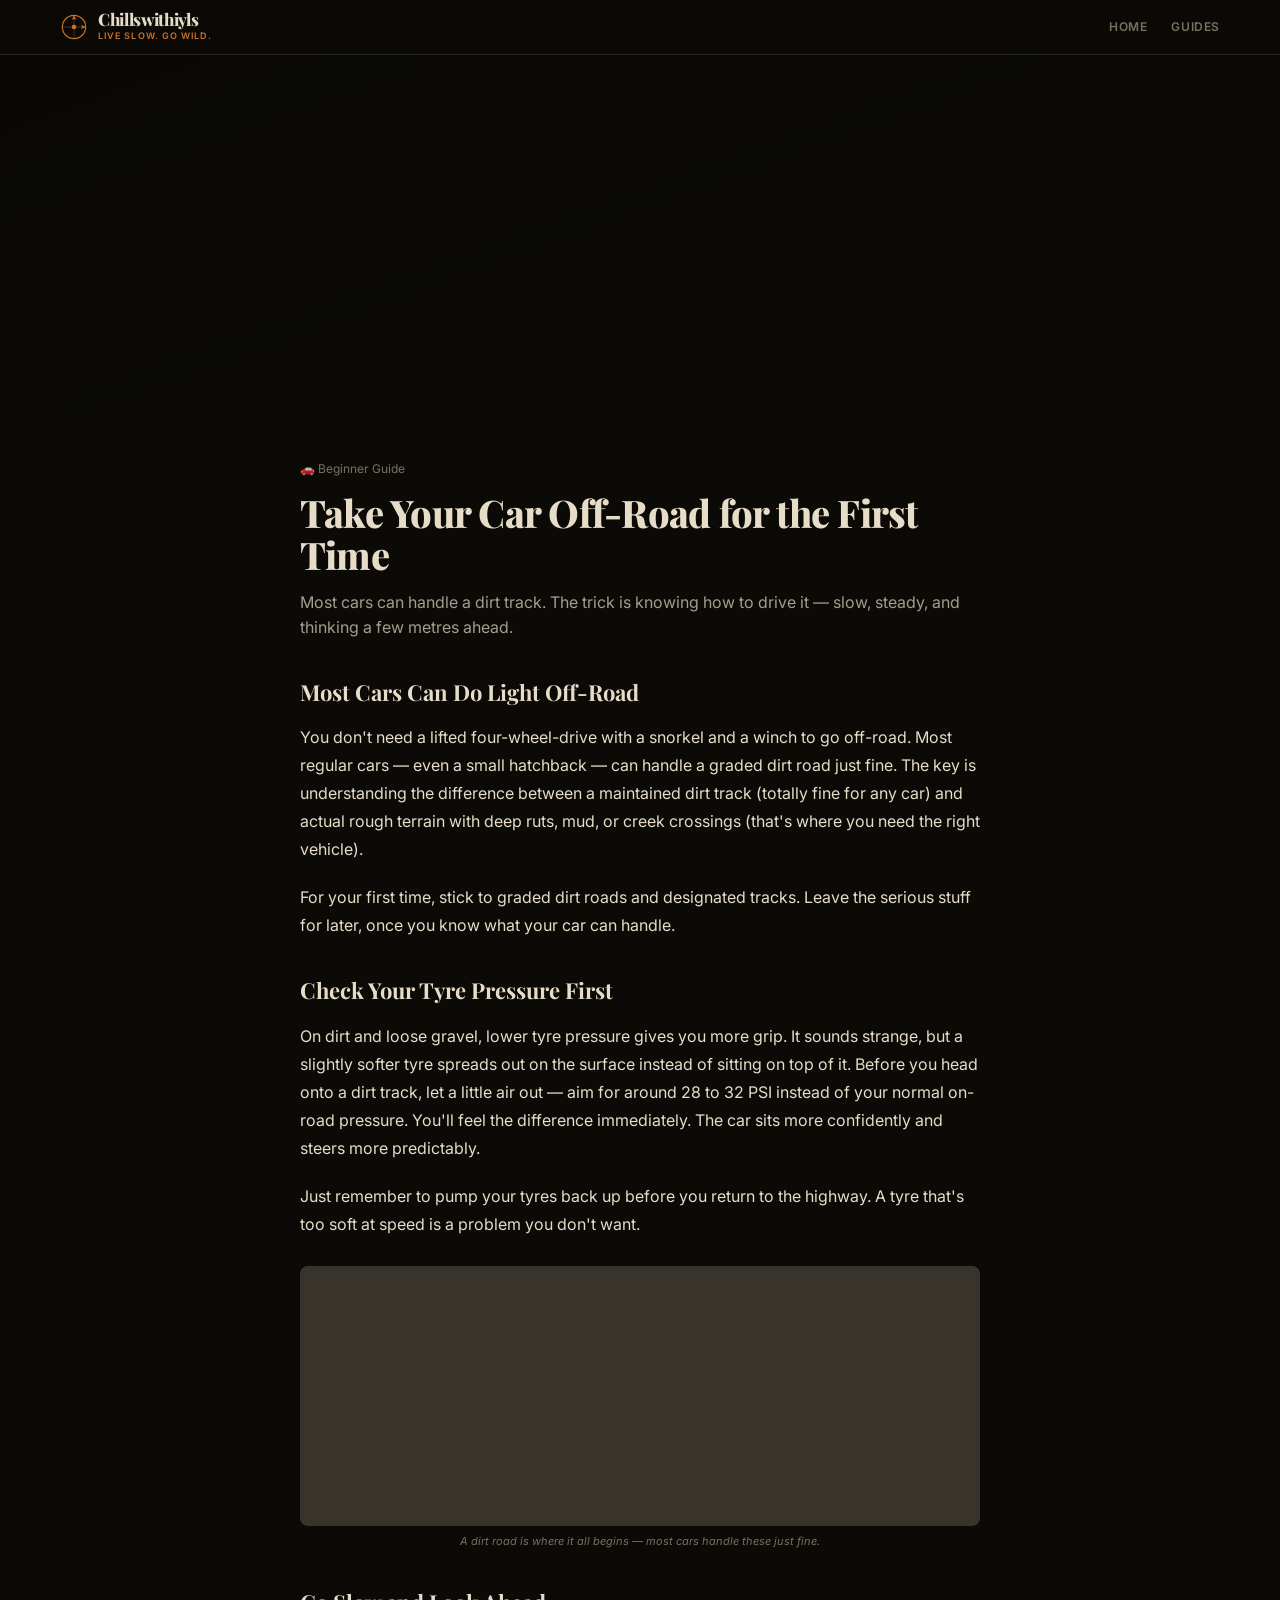
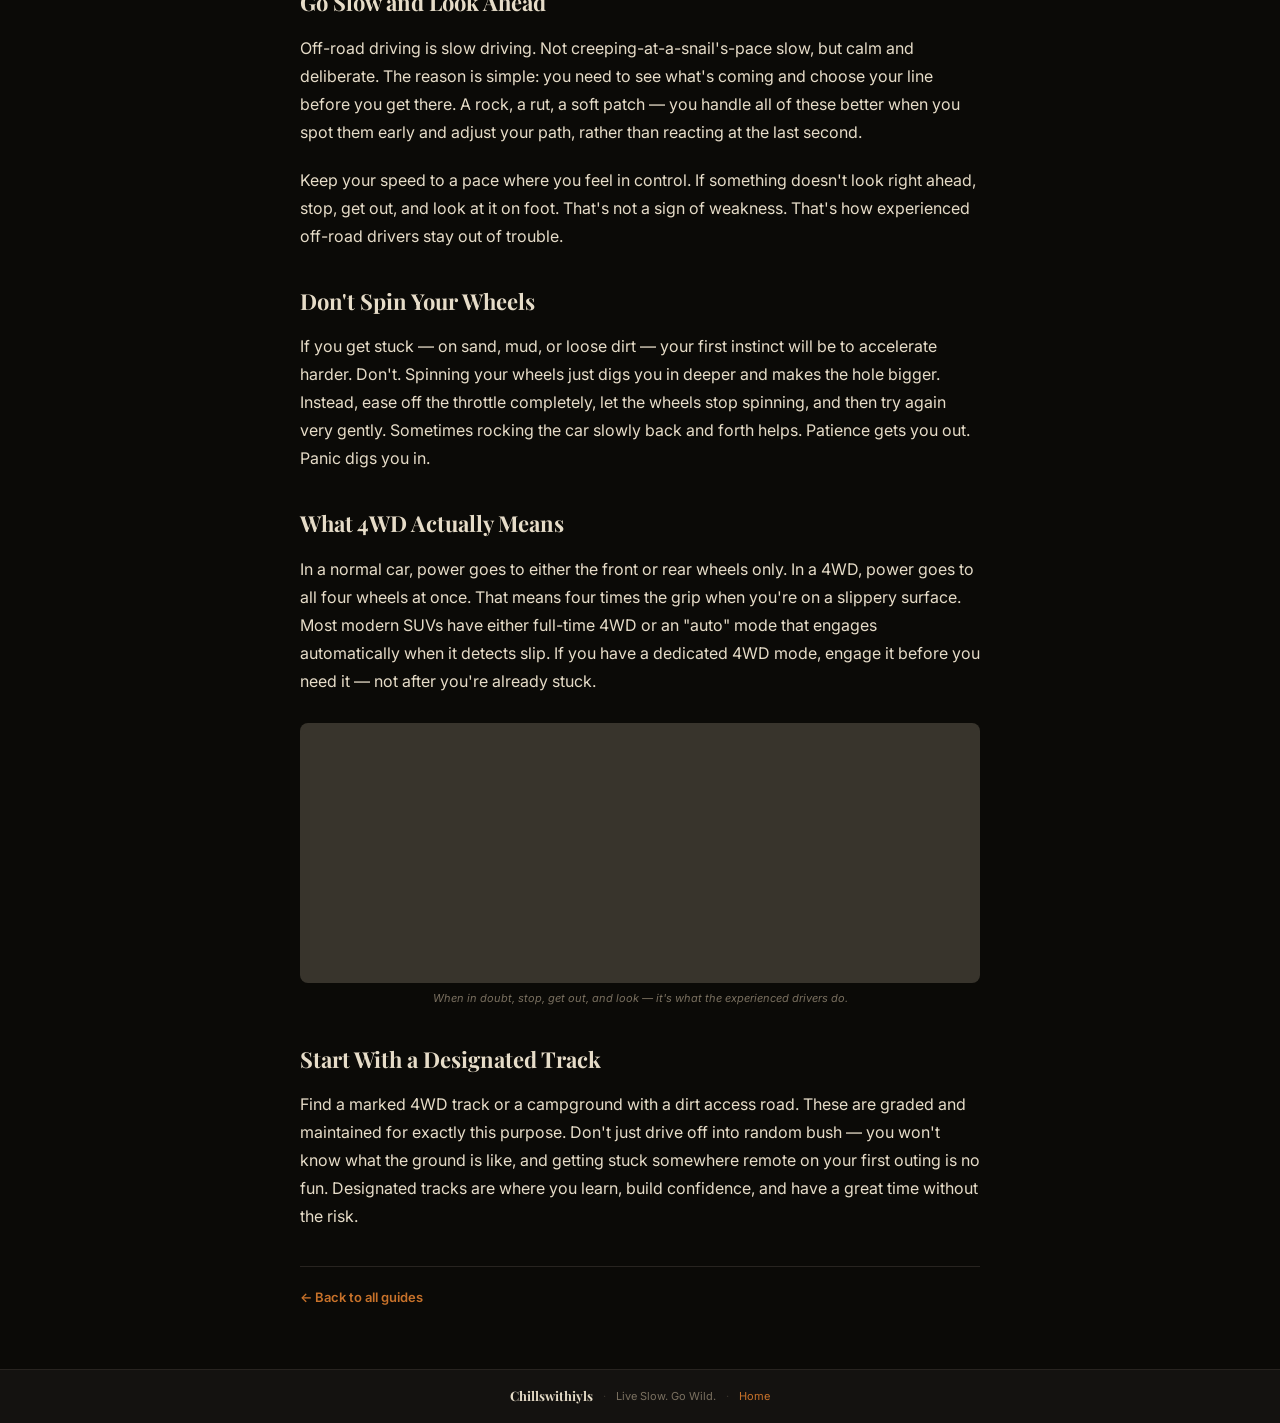
<file: guides/first-off-road.html>
<!DOCTYPE html>
<html lang="en">
<head>
<meta charset="utf-8">
<meta name="viewport" content="width=device-width, initial-scale=1">
<title>Take Your Car Off-Road for the First Time — Chillswithiyls</title>
<meta name="description" content="Going off-road for the first time doesn't have to be scary. Here's what you actually need to know before you leave the bitumen.">
<link rel="preconnect" href="https://fonts.googleapis.com">
<link rel="preconnect" href="https://fonts.gstatic.com" crossorigin>
<link href="https://fonts.googleapis.com/css2?family=Playfair+Display:ital,wght@0,700;0,800;1,700&family=Inter:wght@400;500;600&display=swap" rel="stylesheet">
<link rel="stylesheet" href="https://adamdegoat.github.io/chillswithiyls/assets/style.css?v=202606012219">
</head>
<body>
<header class="masthead">
  <div class="mast-inner">
    <a href="https://adamdegoat.github.io/chillswithiyls/" class="mast-logo">
      <svg class="mast-icon" viewBox="0 0 48 48" fill="none" xmlns="http://www.w3.org/2000/svg">
        <circle cx="24" cy="24" r="20" stroke="currentColor" stroke-width="2"/>
        <path d="M24 4 L24 44 M4 24 L44 24" stroke="currentColor" stroke-width="1.5" opacity="0.4"/>
        <circle cx="24" cy="24" r="4" fill="currentColor"/>
        <path d="M24 4 L28 12 L24 10 L20 12 Z" fill="currentColor"/>
        <path d="M44 24 L36 20 L38 24 L36 28 Z" fill="currentColor"/>
      </svg>
      <div class="mast-text">
        <span class="mast-brand">Chillswithiyls</span>
        <span class="mast-tag">Live Slow. Go Wild.</span>
      </div>
    </a>
    <nav class="mast-nav">
      <a href="https://adamdegoat.github.io/chillswithiyls/">Home</a>
      <a href="https://adamdegoat.github.io/chillswithiyls/#start-here">Guides</a>
    </nav>
  </div>
</header>
<div class="guide-hero" style="background-image: linear-gradient(160deg, rgba(0,0,0,0.2) 0%, transparent 60%), url('https://images.unsplash.com/photo-1469474968028-56623f02e42e?auto=format&fit=crop&w=1400&q=80');"></div>
<article class="article-page">
  <header class="article-header">
    <div class="article-meta-top">
      <span>🚗 Beginner Guide</span>
    </div>
    <h1 class="article-title">Take Your Car Off-Road for the First Time</h1>
    <p class="article-summary">Most cars can handle a dirt track. The trick is knowing how to drive it — slow, steady, and thinking a few metres ahead.</p>
  </header>
  <div class="article-body">

    <h2>Most Cars Can Do Light Off-Road</h2>
    <p>You don't need a lifted four-wheel-drive with a snorkel and a winch to go off-road. Most regular cars — even a small hatchback — can handle a graded dirt road just fine. The key is understanding the difference between a maintained dirt track (totally fine for any car) and actual rough terrain with deep ruts, mud, or creek crossings (that's where you need the right vehicle).</p>
    <p>For your first time, stick to graded dirt roads and designated tracks. Leave the serious stuff for later, once you know what your car can handle.</p>

    <h2>Check Your Tyre Pressure First</h2>
    <p>On dirt and loose gravel, lower tyre pressure gives you more grip. It sounds strange, but a slightly softer tyre spreads out on the surface instead of sitting on top of it. Before you head onto a dirt track, let a little air out — aim for around 28 to 32 PSI instead of your normal on-road pressure. You'll feel the difference immediately. The car sits more confidently and steers more predictably.</p>
    <p>Just remember to pump your tyres back up before you return to the highway. A tyre that's too soft at speed is a problem you don't want.</p>

    <div class="guide-img" style="background-image: url('https://images.unsplash.com/photo-1533130061792-64b345e4a833?auto=format&fit=crop&w=900&q=80'); background-position: center 40%;"></div>
    <span class="guide-img-caption">A dirt road is where it all begins — most cars handle these just fine.</span>

    <h2>Go Slow and Look Ahead</h2>
    <p>Off-road driving is slow driving. Not creeping-at-a-snail's-pace slow, but calm and deliberate. The reason is simple: you need to see what's coming and choose your line before you get there. A rock, a rut, a soft patch — you handle all of these better when you spot them early and adjust your path, rather than reacting at the last second.</p>
    <p>Keep your speed to a pace where you feel in control. If something doesn't look right ahead, stop, get out, and look at it on foot. That's not a sign of weakness. That's how experienced off-road drivers stay out of trouble.</p>

    <h2>Don't Spin Your Wheels</h2>
    <p>If you get stuck — on sand, mud, or loose dirt — your first instinct will be to accelerate harder. Don't. Spinning your wheels just digs you in deeper and makes the hole bigger. Instead, ease off the throttle completely, let the wheels stop spinning, and then try again very gently. Sometimes rocking the car slowly back and forth helps. Patience gets you out. Panic digs you in.</p>

    <h2>What 4WD Actually Means</h2>
    <p>In a normal car, power goes to either the front or rear wheels only. In a 4WD, power goes to all four wheels at once. That means four times the grip when you're on a slippery surface. Most modern SUVs have either full-time 4WD or an "auto" mode that engages automatically when it detects slip. If you have a dedicated 4WD mode, engage it before you need it — not after you're already stuck.</p>

    <div class="guide-img" style="background-image: url('https://images.unsplash.com/photo-1464822759023-fed622ff2c3b?auto=format&fit=crop&w=900&q=80');"></div>
    <span class="guide-img-caption">When in doubt, stop, get out, and look — it's what the experienced drivers do.</span>

    <h2>Start With a Designated Track</h2>
    <p>Find a marked 4WD track or a campground with a dirt access road. These are graded and maintained for exactly this purpose. Don't just drive off into random bush — you won't know what the ground is like, and getting stuck somewhere remote on your first outing is no fun. Designated tracks are where you learn, build confidence, and have a great time without the risk.</p>

  </div>
  <footer class="article-footer">
    <a href="https://adamdegoat.github.io/chillswithiyls/#start-here" class="back-link">← Back to all guides</a>
  </footer>
</article>
<footer class="site-footer">
  <div class="footer-inner">
    <span class="footer-brand">Chillswithiyls</span>
    <span class="footer-sep">·</span>
    <span>Live Slow. Go Wild.</span>
    <span class="footer-sep">·</span>
    <a href="https://adamdegoat.github.io/chillswithiyls/">Home</a>
  </div>
</footer>
</body>
</html>
</file>
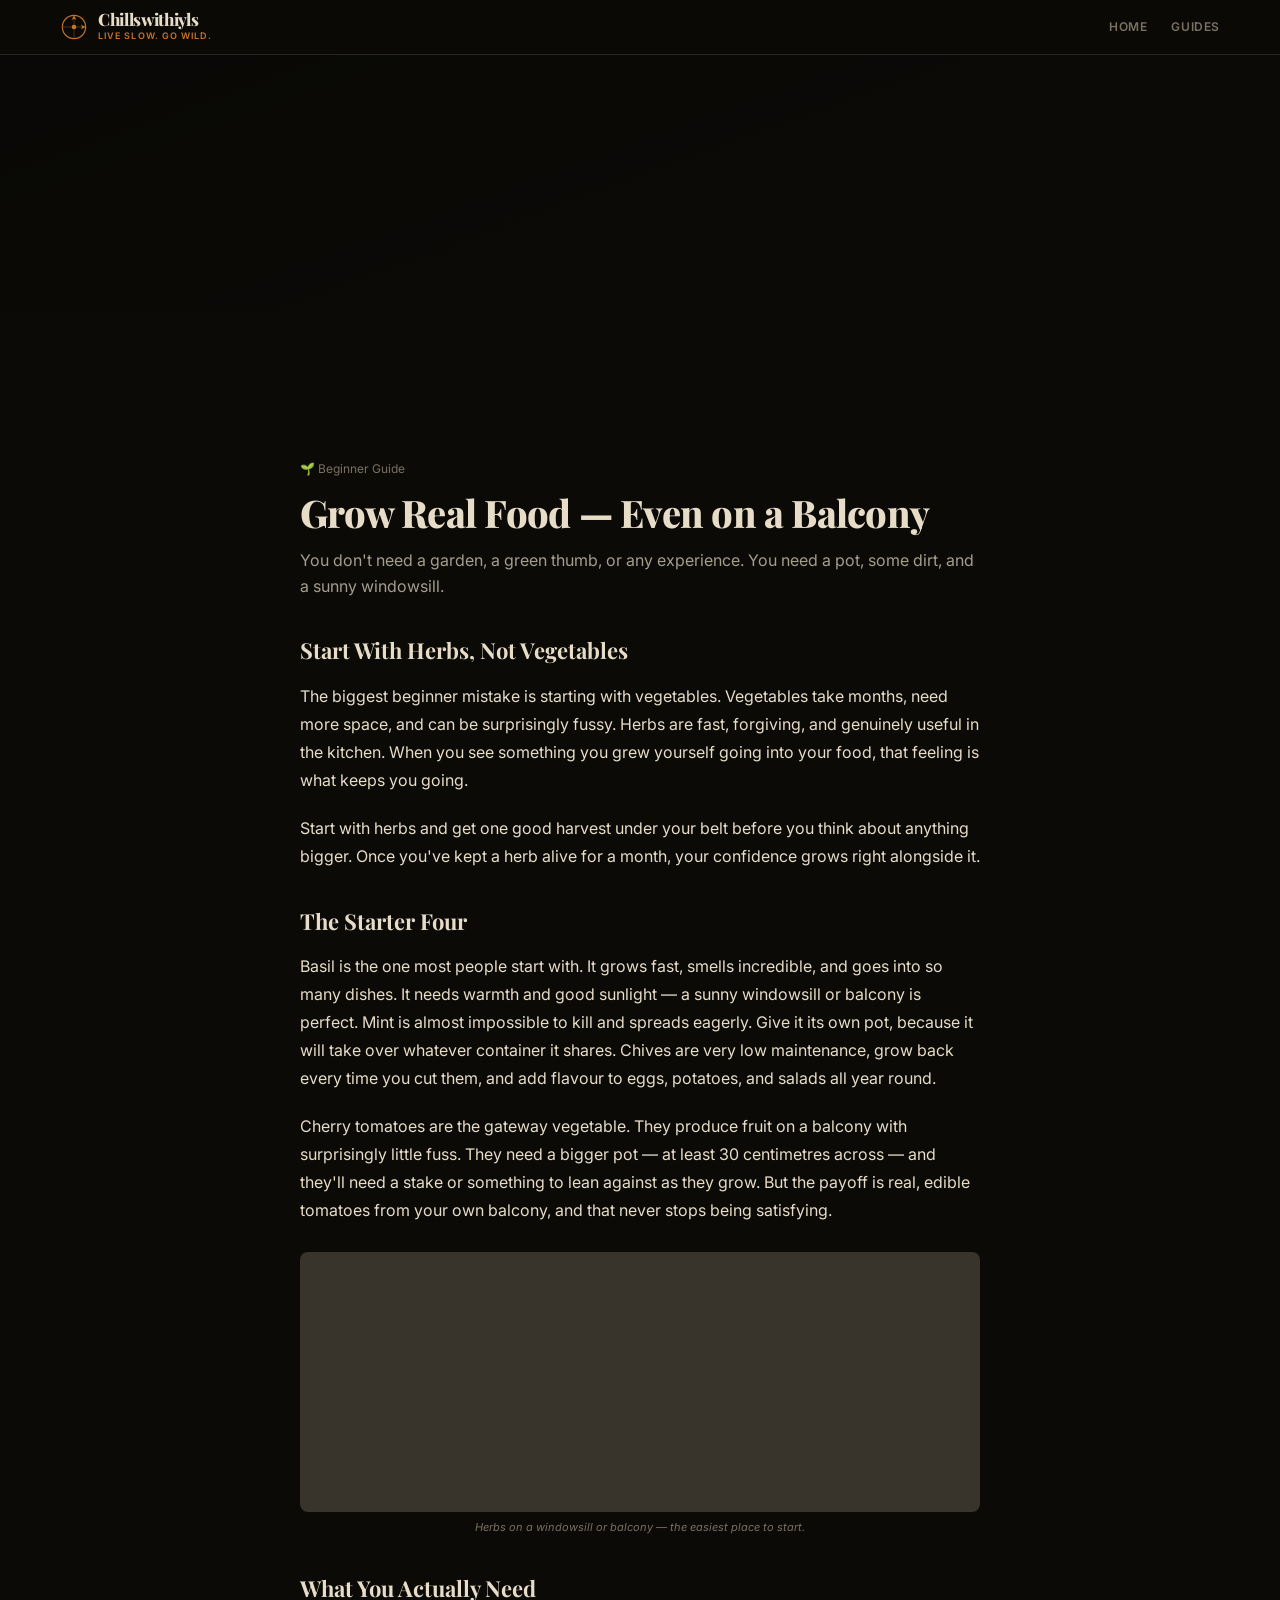
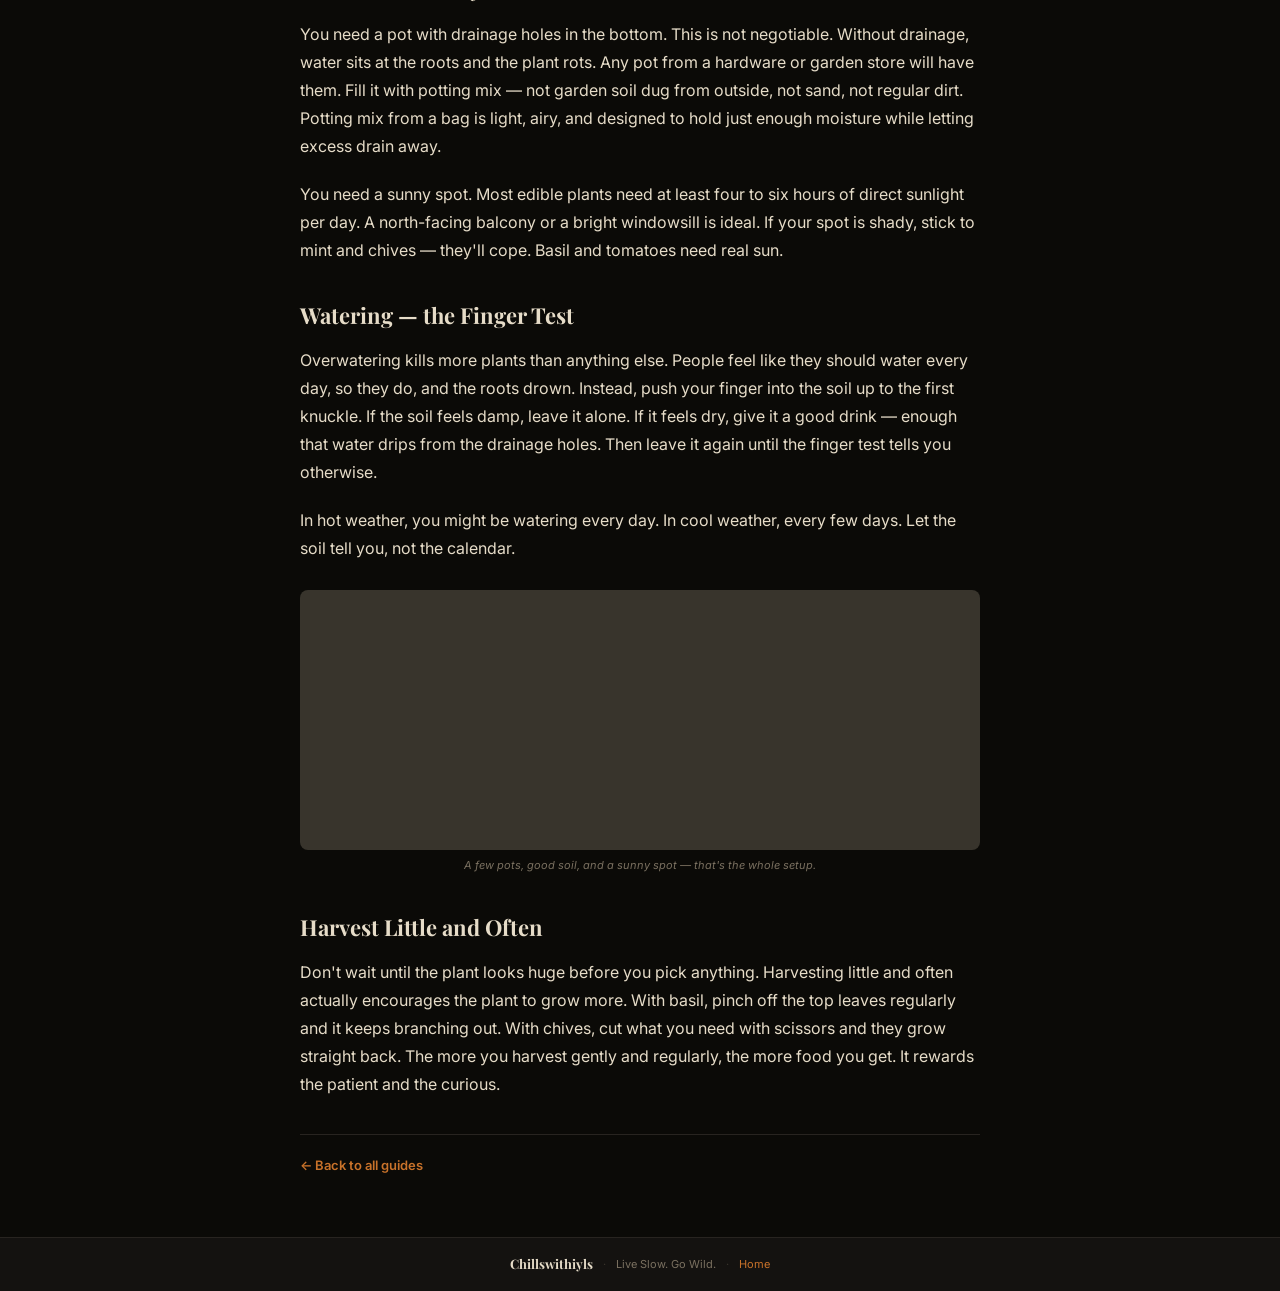
<file: guides/grow-your-own.html>
<!DOCTYPE html>
<html lang="en">
<head>
<meta charset="utf-8">
<meta name="viewport" content="width=device-width, initial-scale=1">
<title>Grow Real Food — Even on a Balcony — Chillswithiyls</title>
<meta name="description" content="No garden? No problem. Here's how to grow your first real food in a pot, on a balcony, with almost no experience and very little effort.">
<link rel="preconnect" href="https://fonts.googleapis.com">
<link rel="preconnect" href="https://fonts.gstatic.com" crossorigin>
<link href="https://fonts.googleapis.com/css2?family=Playfair+Display:ital,wght@0,700;0,800;1,700&family=Inter:wght@400;500;600&display=swap" rel="stylesheet">
<link rel="stylesheet" href="https://adamdegoat.github.io/chillswithiyls/assets/style.css?v=202606012219">
</head>
<body>
<header class="masthead">
  <div class="mast-inner">
    <a href="https://adamdegoat.github.io/chillswithiyls/" class="mast-logo">
      <svg class="mast-icon" viewBox="0 0 48 48" fill="none" xmlns="http://www.w3.org/2000/svg">
        <circle cx="24" cy="24" r="20" stroke="currentColor" stroke-width="2"/>
        <path d="M24 4 L24 44 M4 24 L44 24" stroke="currentColor" stroke-width="1.5" opacity="0.4"/>
        <circle cx="24" cy="24" r="4" fill="currentColor"/>
        <path d="M24 4 L28 12 L24 10 L20 12 Z" fill="currentColor"/>
        <path d="M44 24 L36 20 L38 24 L36 28 Z" fill="currentColor"/>
      </svg>
      <div class="mast-text">
        <span class="mast-brand">Chillswithiyls</span>
        <span class="mast-tag">Live Slow. Go Wild.</span>
      </div>
    </a>
    <nav class="mast-nav">
      <a href="https://adamdegoat.github.io/chillswithiyls/">Home</a>
      <a href="https://adamdegoat.github.io/chillswithiyls/#start-here">Guides</a>
    </nav>
  </div>
</header>
<div class="guide-hero" style="background-image: linear-gradient(160deg, rgba(0,0,0,0.2) 0%, transparent 60%), url('https://images.unsplash.com/photo-1416879595882-3373a0480b5b?auto=format&fit=crop&w=1400&q=80');"></div>
<article class="article-page">
  <header class="article-header">
    <div class="article-meta-top">
      <span>🌱 Beginner Guide</span>
    </div>
    <h1 class="article-title">Grow Real Food — Even on a Balcony</h1>
    <p class="article-summary">You don't need a garden, a green thumb, or any experience. You need a pot, some dirt, and a sunny windowsill.</p>
  </header>
  <div class="article-body">

    <h2>Start With Herbs, Not Vegetables</h2>
    <p>The biggest beginner mistake is starting with vegetables. Vegetables take months, need more space, and can be surprisingly fussy. Herbs are fast, forgiving, and genuinely useful in the kitchen. When you see something you grew yourself going into your food, that feeling is what keeps you going.</p>
    <p>Start with herbs and get one good harvest under your belt before you think about anything bigger. Once you've kept a herb alive for a month, your confidence grows right alongside it.</p>

    <h2>The Starter Four</h2>
    <p>Basil is the one most people start with. It grows fast, smells incredible, and goes into so many dishes. It needs warmth and good sunlight — a sunny windowsill or balcony is perfect. Mint is almost impossible to kill and spreads eagerly. Give it its own pot, because it will take over whatever container it shares. Chives are very low maintenance, grow back every time you cut them, and add flavour to eggs, potatoes, and salads all year round.</p>
    <p>Cherry tomatoes are the gateway vegetable. They produce fruit on a balcony with surprisingly little fuss. They need a bigger pot — at least 30 centimetres across — and they'll need a stake or something to lean against as they grow. But the payoff is real, edible tomatoes from your own balcony, and that never stops being satisfying.</p>

    <div class="guide-img" style="background-image: url('https://images.unsplash.com/photo-1466692476868-aef1dfb1e735?auto=format&fit=crop&w=900&q=80'); background-position: center 40%;"></div>
    <span class="guide-img-caption">Herbs on a windowsill or balcony — the easiest place to start.</span>

    <h2>What You Actually Need</h2>
    <p>You need a pot with drainage holes in the bottom. This is not negotiable. Without drainage, water sits at the roots and the plant rots. Any pot from a hardware or garden store will have them. Fill it with potting mix — not garden soil dug from outside, not sand, not regular dirt. Potting mix from a bag is light, airy, and designed to hold just enough moisture while letting excess drain away.</p>
    <p>You need a sunny spot. Most edible plants need at least four to six hours of direct sunlight per day. A north-facing balcony or a bright windowsill is ideal. If your spot is shady, stick to mint and chives — they'll cope. Basil and tomatoes need real sun.</p>

    <h2>Watering — the Finger Test</h2>
    <p>Overwatering kills more plants than anything else. People feel like they should water every day, so they do, and the roots drown. Instead, push your finger into the soil up to the first knuckle. If the soil feels damp, leave it alone. If it feels dry, give it a good drink — enough that water drips from the drainage holes. Then leave it again until the finger test tells you otherwise.</p>
    <p>In hot weather, you might be watering every day. In cool weather, every few days. Let the soil tell you, not the calendar.</p>

    <div class="guide-img" style="background-image: url('https://images.unsplash.com/photo-1523348837708-15d4a09cfac2?auto=format&fit=crop&w=900&q=80');"></div>
    <span class="guide-img-caption">A few pots, good soil, and a sunny spot — that's the whole setup.</span>

    <h2>Harvest Little and Often</h2>
    <p>Don't wait until the plant looks huge before you pick anything. Harvesting little and often actually encourages the plant to grow more. With basil, pinch off the top leaves regularly and it keeps branching out. With chives, cut what you need with scissors and they grow straight back. The more you harvest gently and regularly, the more food you get. It rewards the patient and the curious.</p>

  </div>
  <footer class="article-footer">
    <a href="https://adamdegoat.github.io/chillswithiyls/#start-here" class="back-link">← Back to all guides</a>
  </footer>
</article>
<footer class="site-footer">
  <div class="footer-inner">
    <span class="footer-brand">Chillswithiyls</span>
    <span class="footer-sep">·</span>
    <span>Live Slow. Go Wild.</span>
    <span class="footer-sep">·</span>
    <a href="https://adamdegoat.github.io/chillswithiyls/">Home</a>
  </div>
</footer>
</body>
</html>
</file>
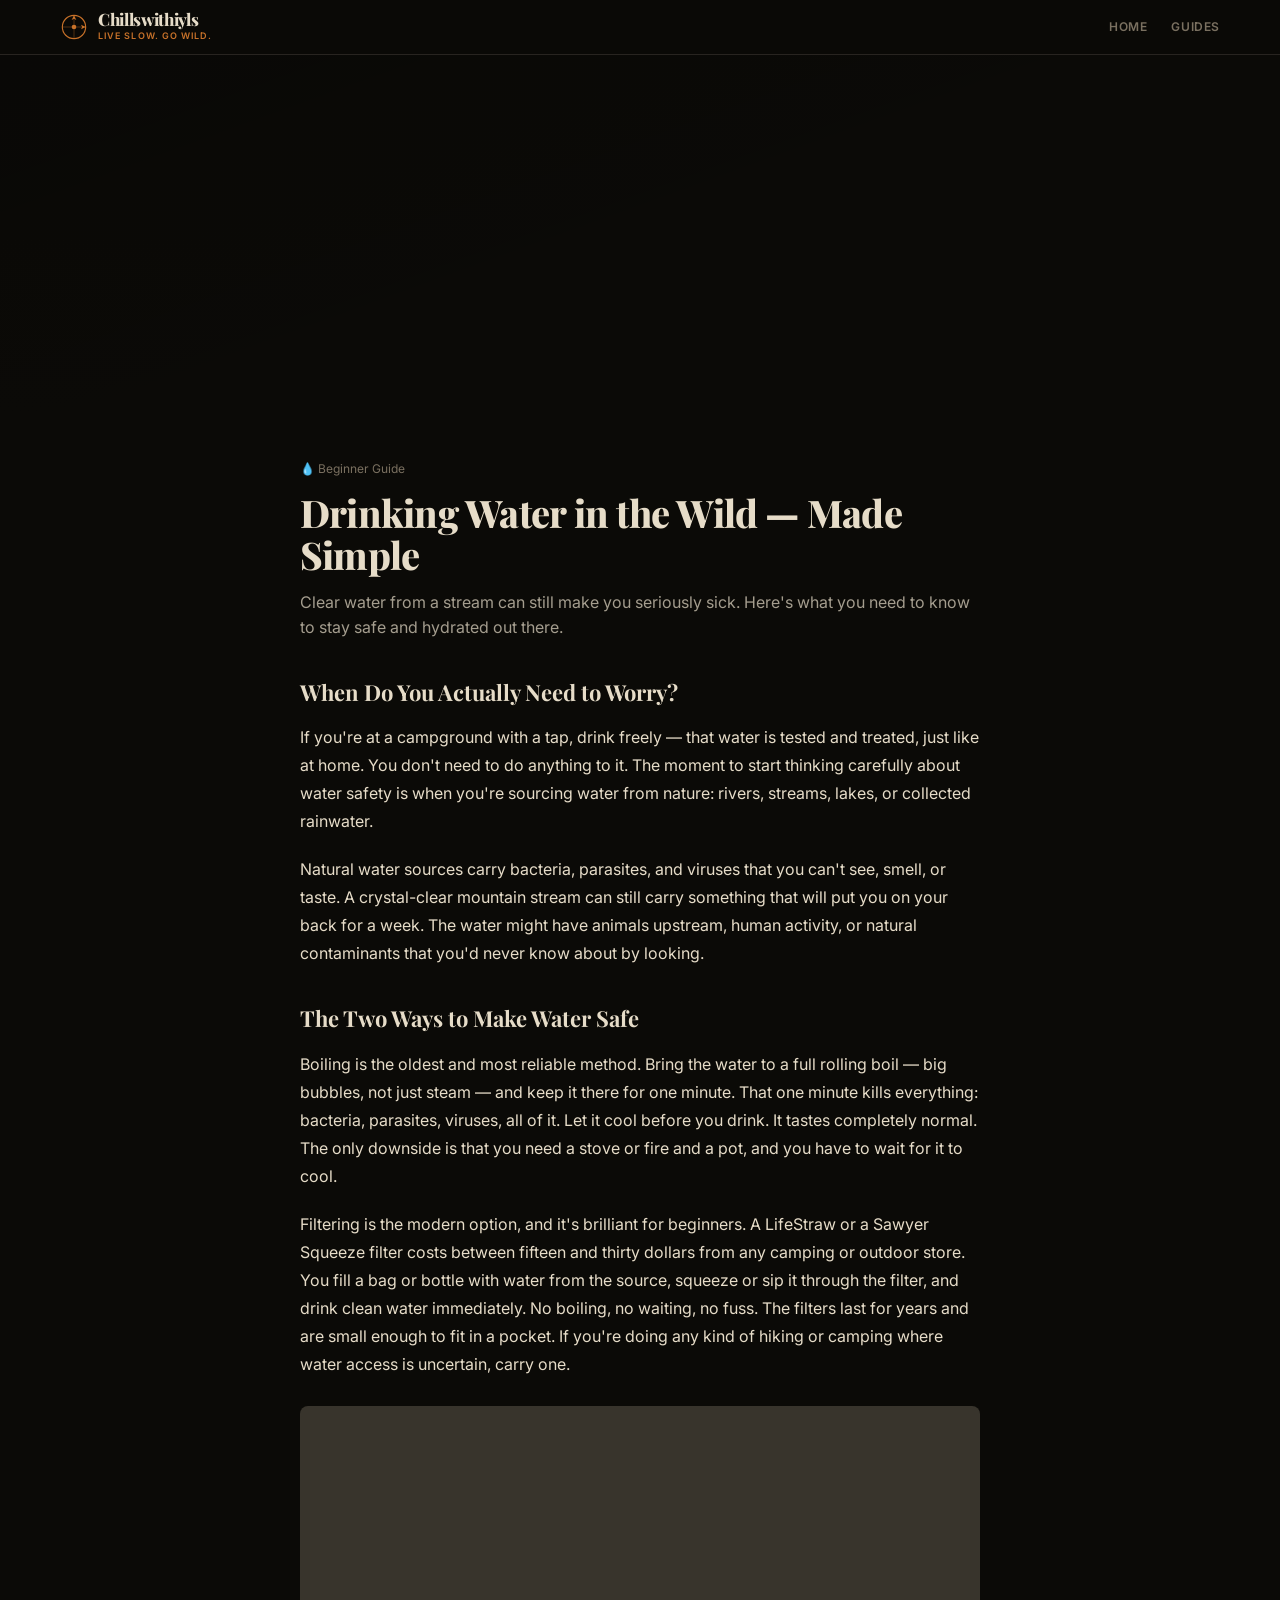
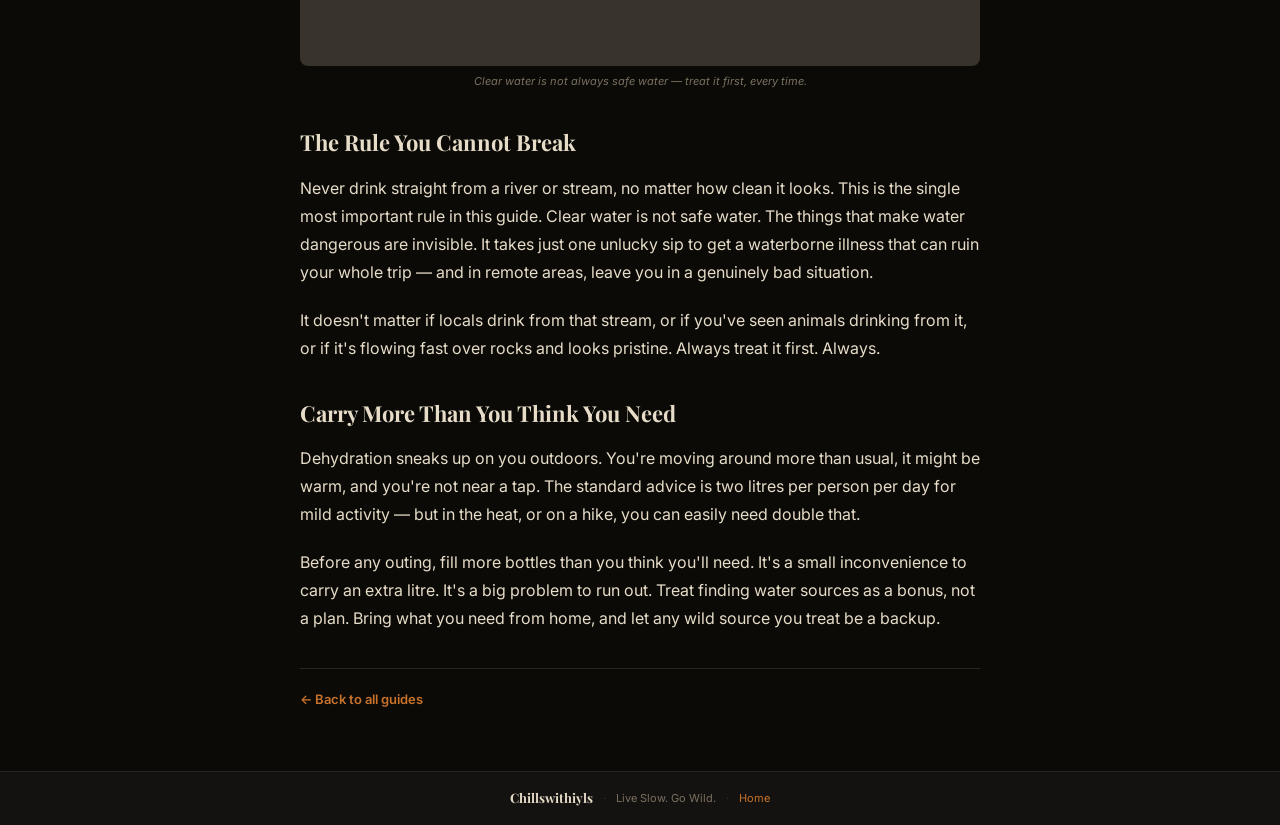
<file: guides/safe-water.html>
<!DOCTYPE html>
<html lang="en">
<head>
<meta charset="utf-8">
<meta name="viewport" content="width=device-width, initial-scale=1">
<title>Drinking Water in the Wild — Made Simple — Chillswithiyls</title>
<meta name="description" content="Wild water can make you very sick, very fast. Here's a plain-English guide to knowing when to worry and how to make any water safe to drink.">
<link rel="preconnect" href="https://fonts.googleapis.com">
<link rel="preconnect" href="https://fonts.gstatic.com" crossorigin>
<link href="https://fonts.googleapis.com/css2?family=Playfair+Display:ital,wght@0,700;0,800;1,700&family=Inter:wght@400;500;600&display=swap" rel="stylesheet">
<link rel="stylesheet" href="https://adamdegoat.github.io/chillswithiyls/assets/style.css?v=202606012219">
</head>
<body>
<header class="masthead">
  <div class="mast-inner">
    <a href="https://adamdegoat.github.io/chillswithiyls/" class="mast-logo">
      <svg class="mast-icon" viewBox="0 0 48 48" fill="none" xmlns="http://www.w3.org/2000/svg">
        <circle cx="24" cy="24" r="20" stroke="currentColor" stroke-width="2"/>
        <path d="M24 4 L24 44 M4 24 L44 24" stroke="currentColor" stroke-width="1.5" opacity="0.4"/>
        <circle cx="24" cy="24" r="4" fill="currentColor"/>
        <path d="M24 4 L28 12 L24 10 L20 12 Z" fill="currentColor"/>
        <path d="M44 24 L36 20 L38 24 L36 28 Z" fill="currentColor"/>
      </svg>
      <div class="mast-text">
        <span class="mast-brand">Chillswithiyls</span>
        <span class="mast-tag">Live Slow. Go Wild.</span>
      </div>
    </a>
    <nav class="mast-nav">
      <a href="https://adamdegoat.github.io/chillswithiyls/">Home</a>
      <a href="https://adamdegoat.github.io/chillswithiyls/#start-here">Guides</a>
    </nav>
  </div>
</header>
<div class="guide-hero" style="background-image: linear-gradient(160deg, rgba(0,0,0,0.2) 0%, transparent 60%), url('https://images.unsplash.com/photo-1441974231531-c6227db76b6e?auto=format&fit=crop&w=1400&q=80');"></div>
<article class="article-page">
  <header class="article-header">
    <div class="article-meta-top">
      <span>💧 Beginner Guide</span>
    </div>
    <h1 class="article-title">Drinking Water in the Wild — Made Simple</h1>
    <p class="article-summary">Clear water from a stream can still make you seriously sick. Here's what you need to know to stay safe and hydrated out there.</p>
  </header>
  <div class="article-body">

    <h2>When Do You Actually Need to Worry?</h2>
    <p>If you're at a campground with a tap, drink freely — that water is tested and treated, just like at home. You don't need to do anything to it. The moment to start thinking carefully about water safety is when you're sourcing water from nature: rivers, streams, lakes, or collected rainwater.</p>
    <p>Natural water sources carry bacteria, parasites, and viruses that you can't see, smell, or taste. A crystal-clear mountain stream can still carry something that will put you on your back for a week. The water might have animals upstream, human activity, or natural contaminants that you'd never know about by looking.</p>

    <h2>The Two Ways to Make Water Safe</h2>
    <p>Boiling is the oldest and most reliable method. Bring the water to a full rolling boil — big bubbles, not just steam — and keep it there for one minute. That one minute kills everything: bacteria, parasites, viruses, all of it. Let it cool before you drink. It tastes completely normal. The only downside is that you need a stove or fire and a pot, and you have to wait for it to cool.</p>
    <p>Filtering is the modern option, and it's brilliant for beginners. A LifeStraw or a Sawyer Squeeze filter costs between fifteen and thirty dollars from any camping or outdoor store. You fill a bag or bottle with water from the source, squeeze or sip it through the filter, and drink clean water immediately. No boiling, no waiting, no fuss. The filters last for years and are small enough to fit in a pocket. If you're doing any kind of hiking or camping where water access is uncertain, carry one.</p>

    <div class="guide-img" style="background-image: url('https://images.unsplash.com/photo-1559827260-dc66d52bef19?auto=format&fit=crop&w=900&q=80'); background-position: center 30%;"></div>
    <span class="guide-img-caption">Clear water is not always safe water — treat it first, every time.</span>

    <h2>The Rule You Cannot Break</h2>
    <p>Never drink straight from a river or stream, no matter how clean it looks. This is the single most important rule in this guide. Clear water is not safe water. The things that make water dangerous are invisible. It takes just one unlucky sip to get a waterborne illness that can ruin your whole trip — and in remote areas, leave you in a genuinely bad situation.</p>
    <p>It doesn't matter if locals drink from that stream, or if you've seen animals drinking from it, or if it's flowing fast over rocks and looks pristine. Always treat it first. Always.</p>

    <h2>Carry More Than You Think You Need</h2>
    <p>Dehydration sneaks up on you outdoors. You're moving around more than usual, it might be warm, and you're not near a tap. The standard advice is two litres per person per day for mild activity — but in the heat, or on a hike, you can easily need double that.</p>
    <p>Before any outing, fill more bottles than you think you'll need. It's a small inconvenience to carry an extra litre. It's a big problem to run out. Treat finding water sources as a bonus, not a plan. Bring what you need from home, and let any wild source you treat be a backup.</p>

  </div>
  <footer class="article-footer">
    <a href="https://adamdegoat.github.io/chillswithiyls/#start-here" class="back-link">← Back to all guides</a>
  </footer>
</article>
<footer class="site-footer">
  <div class="footer-inner">
    <span class="footer-brand">Chillswithiyls</span>
    <span class="footer-sep">·</span>
    <span>Live Slow. Go Wild.</span>
    <span class="footer-sep">·</span>
    <a href="https://adamdegoat.github.io/chillswithiyls/">Home</a>
  </div>
</footer>
</body>
</html>
</file>
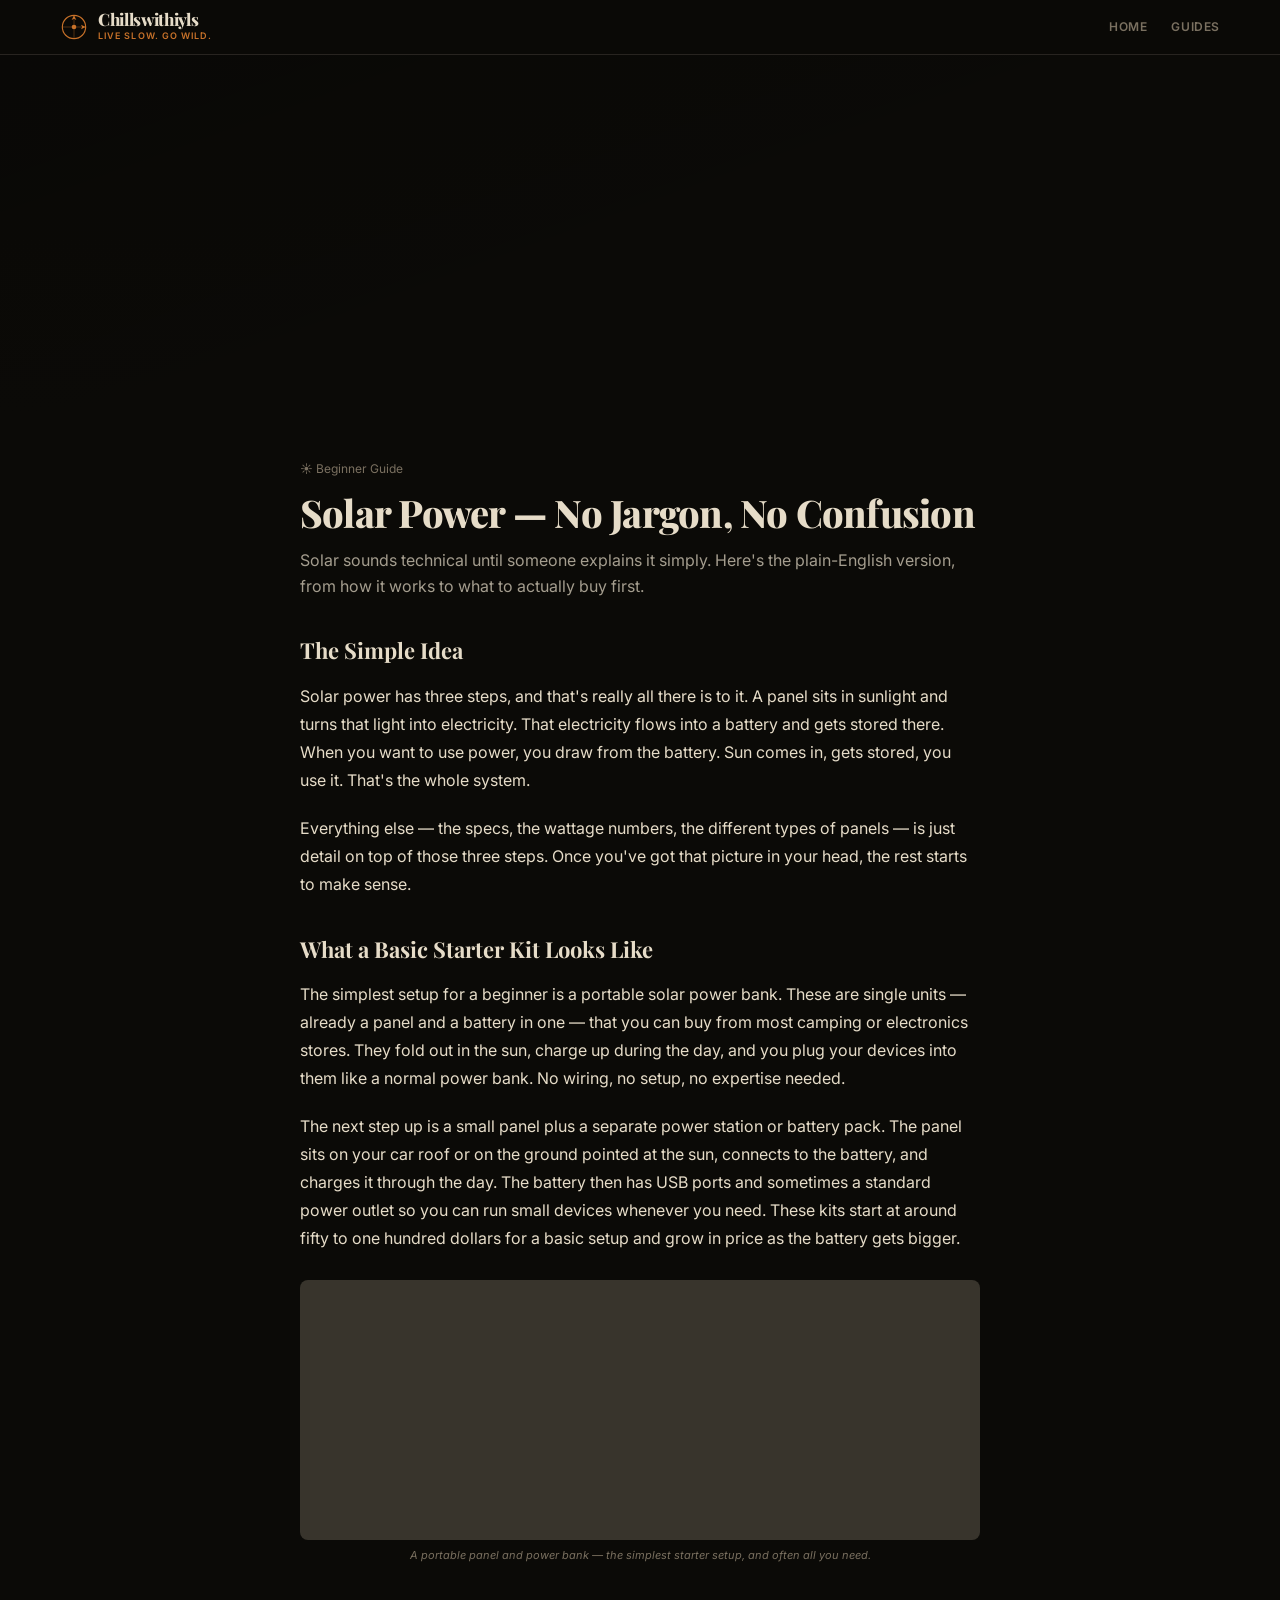
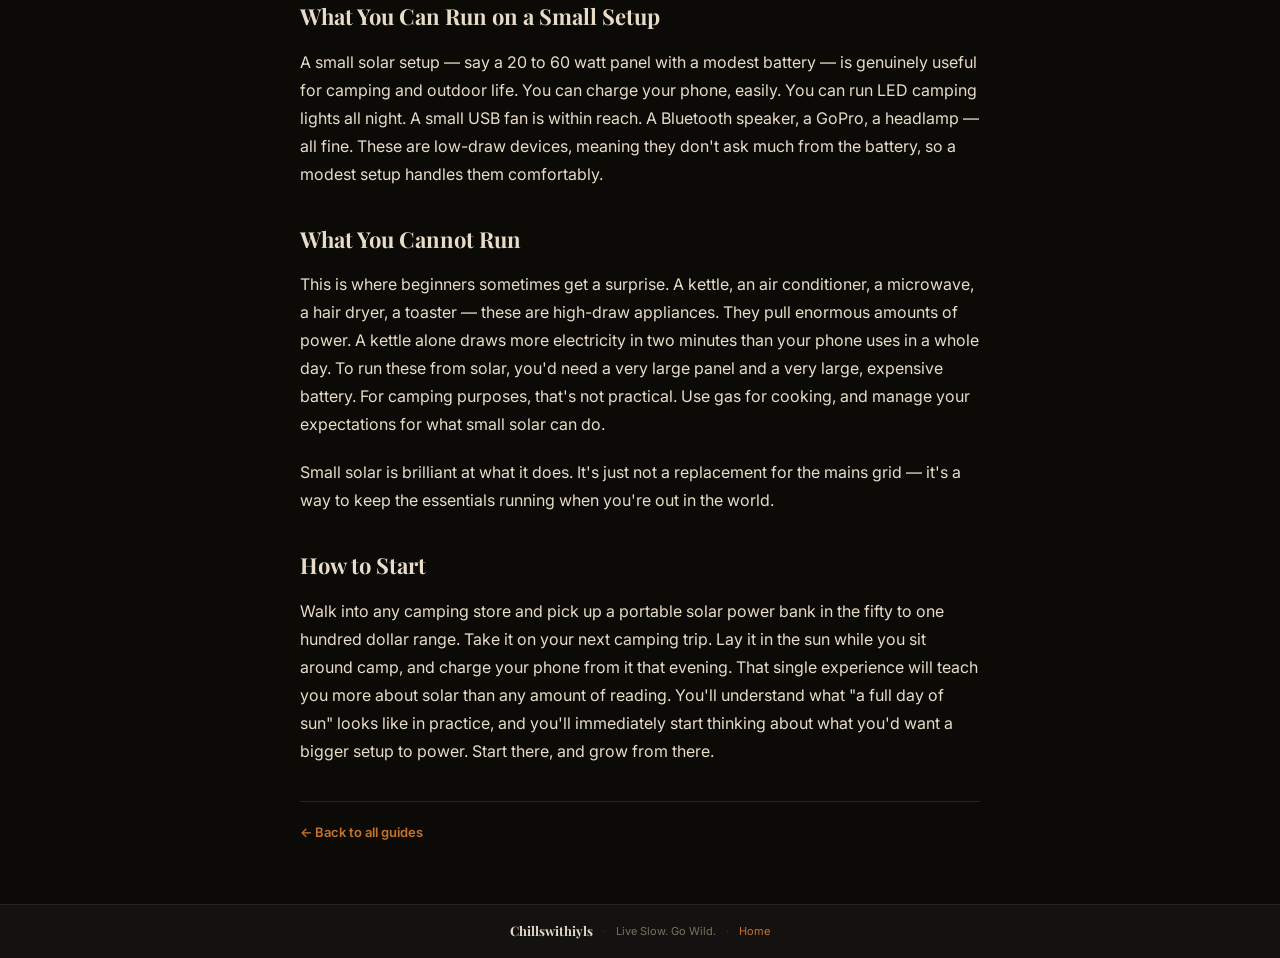
<file: guides/solar-basics.html>
<!DOCTYPE html>
<html lang="en">
<head>
<meta charset="utf-8">
<meta name="viewport" content="width=device-width, initial-scale=1">
<title>Solar Power — No Jargon, No Confusion — Chillswithiyls</title>
<meta name="description" content="Solar power for beginners — how it actually works, what a starter setup looks like, and what you can realistically run on a small panel.">
<link rel="preconnect" href="https://fonts.googleapis.com">
<link rel="preconnect" href="https://fonts.gstatic.com" crossorigin>
<link href="https://fonts.googleapis.com/css2?family=Playfair+Display:ital,wght@0,700;0,800;1,700&family=Inter:wght@400;500;600&display=swap" rel="stylesheet">
<link rel="stylesheet" href="https://adamdegoat.github.io/chillswithiyls/assets/style.css?v=202606012219">
</head>
<body>
<header class="masthead">
  <div class="mast-inner">
    <a href="https://adamdegoat.github.io/chillswithiyls/" class="mast-logo">
      <svg class="mast-icon" viewBox="0 0 48 48" fill="none" xmlns="http://www.w3.org/2000/svg">
        <circle cx="24" cy="24" r="20" stroke="currentColor" stroke-width="2"/>
        <path d="M24 4 L24 44 M4 24 L44 24" stroke="currentColor" stroke-width="1.5" opacity="0.4"/>
        <circle cx="24" cy="24" r="4" fill="currentColor"/>
        <path d="M24 4 L28 12 L24 10 L20 12 Z" fill="currentColor"/>
        <path d="M44 24 L36 20 L38 24 L36 28 Z" fill="currentColor"/>
      </svg>
      <div class="mast-text">
        <span class="mast-brand">Chillswithiyls</span>
        <span class="mast-tag">Live Slow. Go Wild.</span>
      </div>
    </a>
    <nav class="mast-nav">
      <a href="https://adamdegoat.github.io/chillswithiyls/">Home</a>
      <a href="https://adamdegoat.github.io/chillswithiyls/#start-here">Guides</a>
    </nav>
  </div>
</header>
<div class="guide-hero" style="background-image: linear-gradient(160deg, rgba(0,0,0,0.2) 0%, transparent 60%), url('https://images.unsplash.com/photo-1509391366360-2e959784a276?auto=format&fit=crop&w=1400&q=80');"></div>
<article class="article-page">
  <header class="article-header">
    <div class="article-meta-top">
      <span>☀️ Beginner Guide</span>
    </div>
    <h1 class="article-title">Solar Power — No Jargon, No Confusion</h1>
    <p class="article-summary">Solar sounds technical until someone explains it simply. Here's the plain-English version, from how it works to what to actually buy first.</p>
  </header>
  <div class="article-body">

    <h2>The Simple Idea</h2>
    <p>Solar power has three steps, and that's really all there is to it. A panel sits in sunlight and turns that light into electricity. That electricity flows into a battery and gets stored there. When you want to use power, you draw from the battery. Sun comes in, gets stored, you use it. That's the whole system.</p>
    <p>Everything else — the specs, the wattage numbers, the different types of panels — is just detail on top of those three steps. Once you've got that picture in your head, the rest starts to make sense.</p>

    <h2>What a Basic Starter Kit Looks Like</h2>
    <p>The simplest setup for a beginner is a portable solar power bank. These are single units — already a panel and a battery in one — that you can buy from most camping or electronics stores. They fold out in the sun, charge up during the day, and you plug your devices into them like a normal power bank. No wiring, no setup, no expertise needed.</p>
    <p>The next step up is a small panel plus a separate power station or battery pack. The panel sits on your car roof or on the ground pointed at the sun, connects to the battery, and charges it through the day. The battery then has USB ports and sometimes a standard power outlet so you can run small devices whenever you need. These kits start at around fifty to one hundred dollars for a basic setup and grow in price as the battery gets bigger.</p>

    <div class="guide-img" style="background-image: url('https://images.unsplash.com/photo-1611365892117-00ac5ef43c90?auto=format&fit=crop&w=900&q=80');"></div>
    <span class="guide-img-caption">A portable panel and power bank — the simplest starter setup, and often all you need.</span>

    <h2>What You Can Run on a Small Setup</h2>
    <p>A small solar setup — say a 20 to 60 watt panel with a modest battery — is genuinely useful for camping and outdoor life. You can charge your phone, easily. You can run LED camping lights all night. A small USB fan is within reach. A Bluetooth speaker, a GoPro, a headlamp — all fine. These are low-draw devices, meaning they don't ask much from the battery, so a modest setup handles them comfortably.</p>

    <h2>What You Cannot Run</h2>
    <p>This is where beginners sometimes get a surprise. A kettle, an air conditioner, a microwave, a hair dryer, a toaster — these are high-draw appliances. They pull enormous amounts of power. A kettle alone draws more electricity in two minutes than your phone uses in a whole day. To run these from solar, you'd need a very large panel and a very large, expensive battery. For camping purposes, that's not practical. Use gas for cooking, and manage your expectations for what small solar can do.</p>
    <p>Small solar is brilliant at what it does. It's just not a replacement for the mains grid — it's a way to keep the essentials running when you're out in the world.</p>

    <h2>How to Start</h2>
    <p>Walk into any camping store and pick up a portable solar power bank in the fifty to one hundred dollar range. Take it on your next camping trip. Lay it in the sun while you sit around camp, and charge your phone from it that evening. That single experience will teach you more about solar than any amount of reading. You'll understand what "a full day of sun" looks like in practice, and you'll immediately start thinking about what you'd want a bigger setup to power. Start there, and grow from there.</p>

  </div>
  <footer class="article-footer">
    <a href="https://adamdegoat.github.io/chillswithiyls/#start-here" class="back-link">← Back to all guides</a>
  </footer>
</article>
<footer class="site-footer">
  <div class="footer-inner">
    <span class="footer-brand">Chillswithiyls</span>
    <span class="footer-sep">·</span>
    <span>Live Slow. Go Wild.</span>
    <span class="footer-sep">·</span>
    <a href="https://adamdegoat.github.io/chillswithiyls/">Home</a>
  </div>
</footer>
</body>
</html>
</file>
